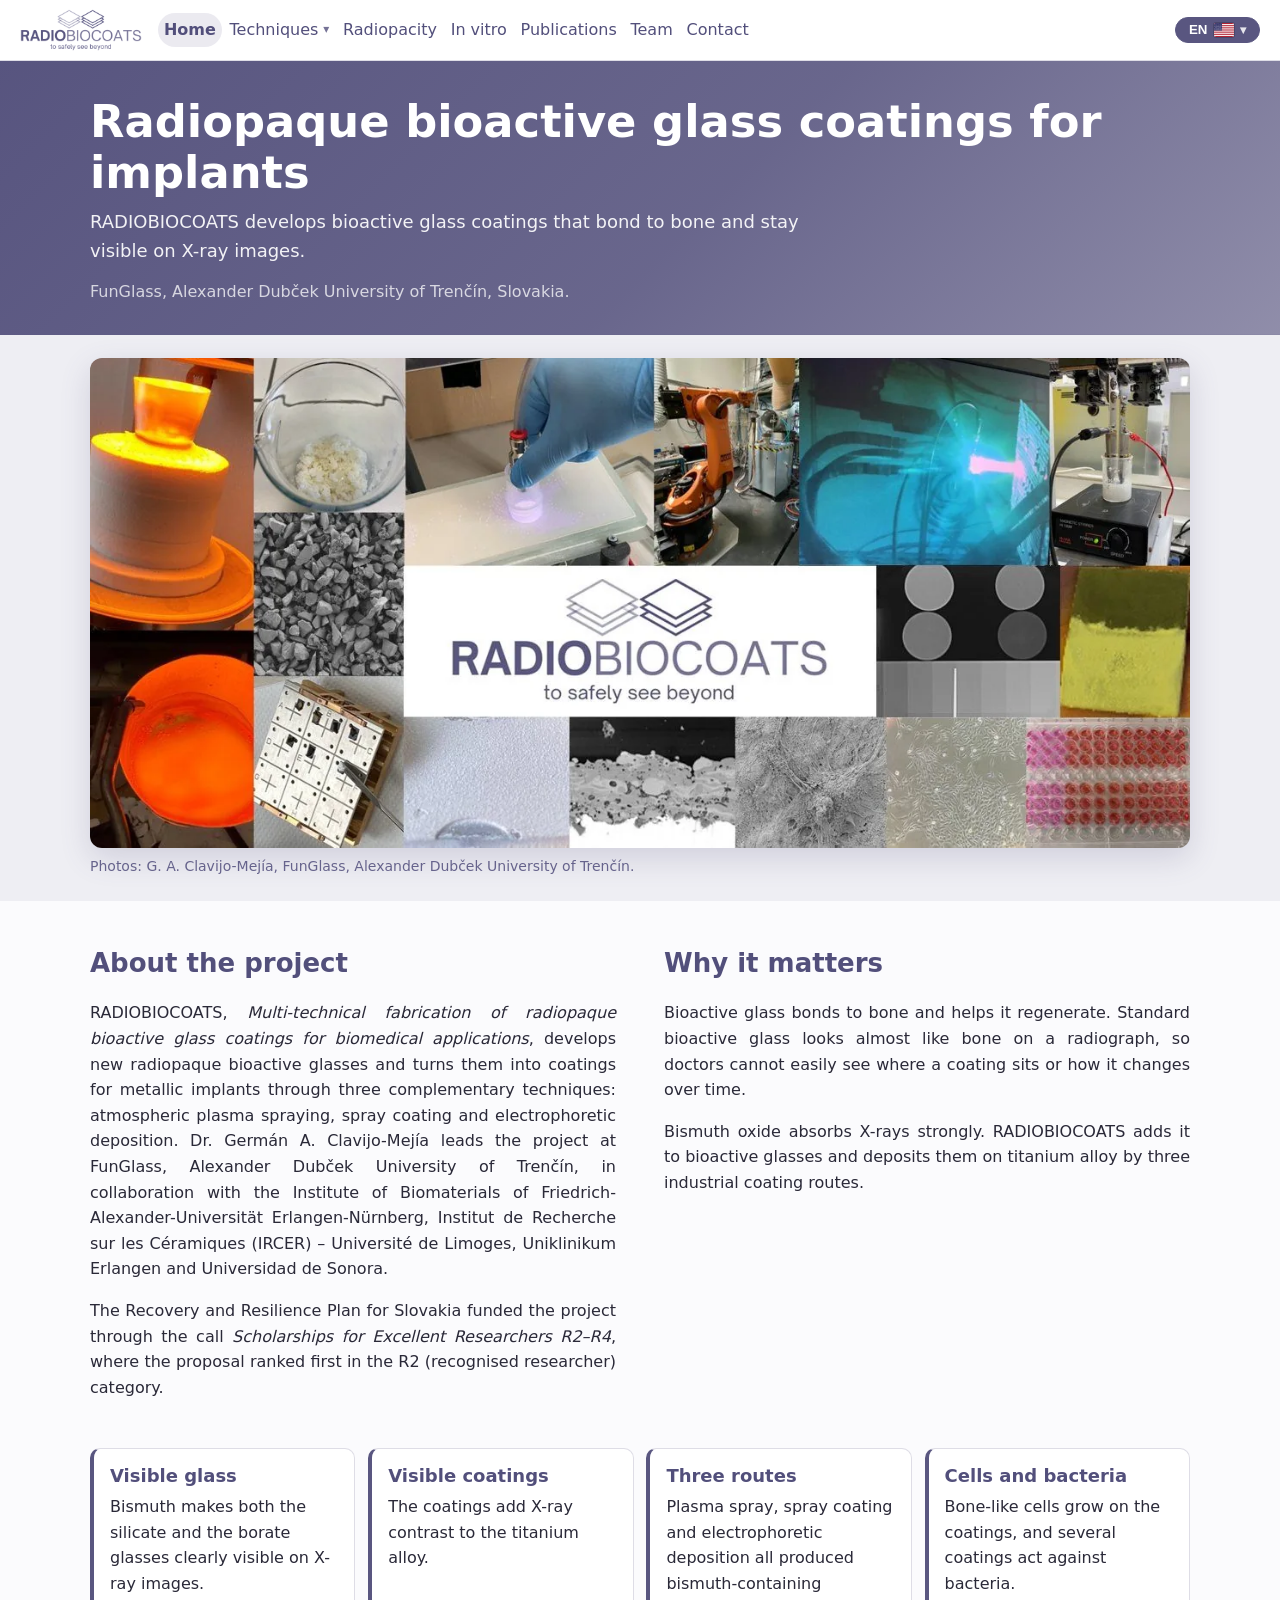
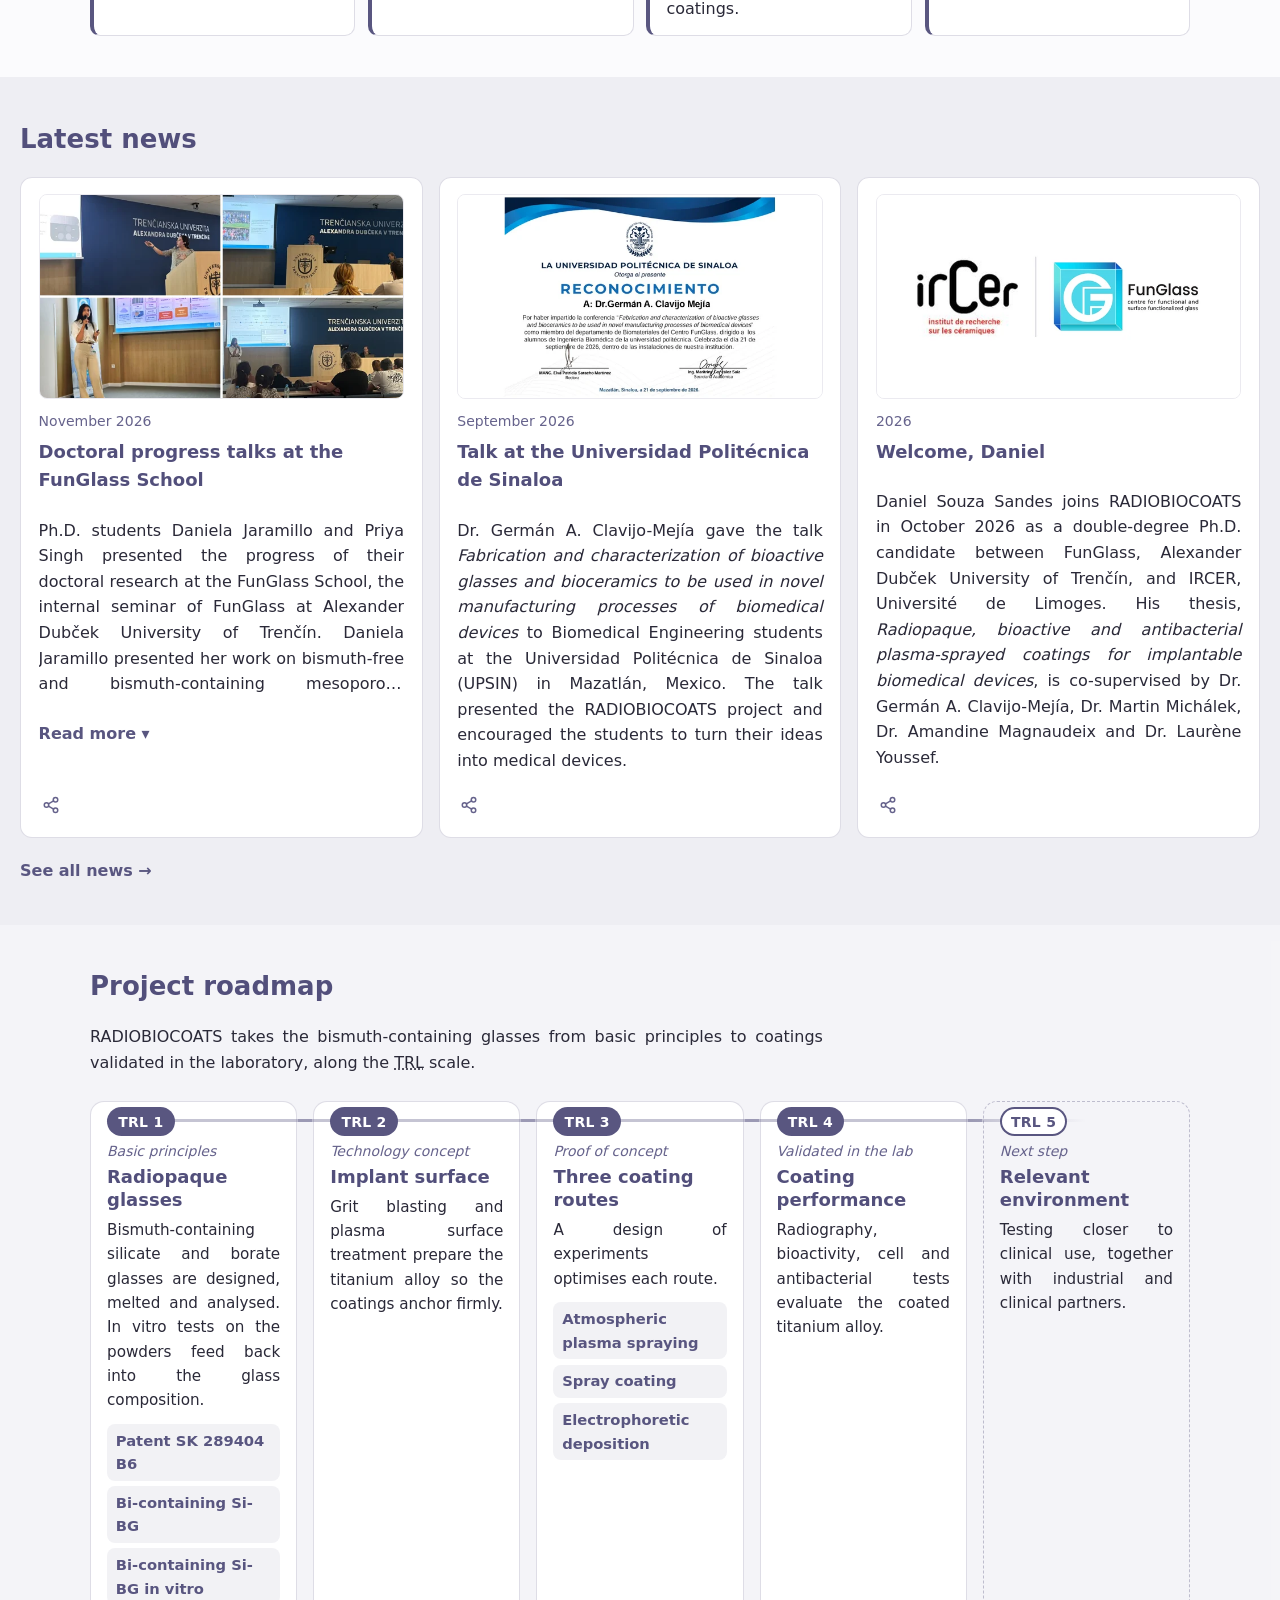
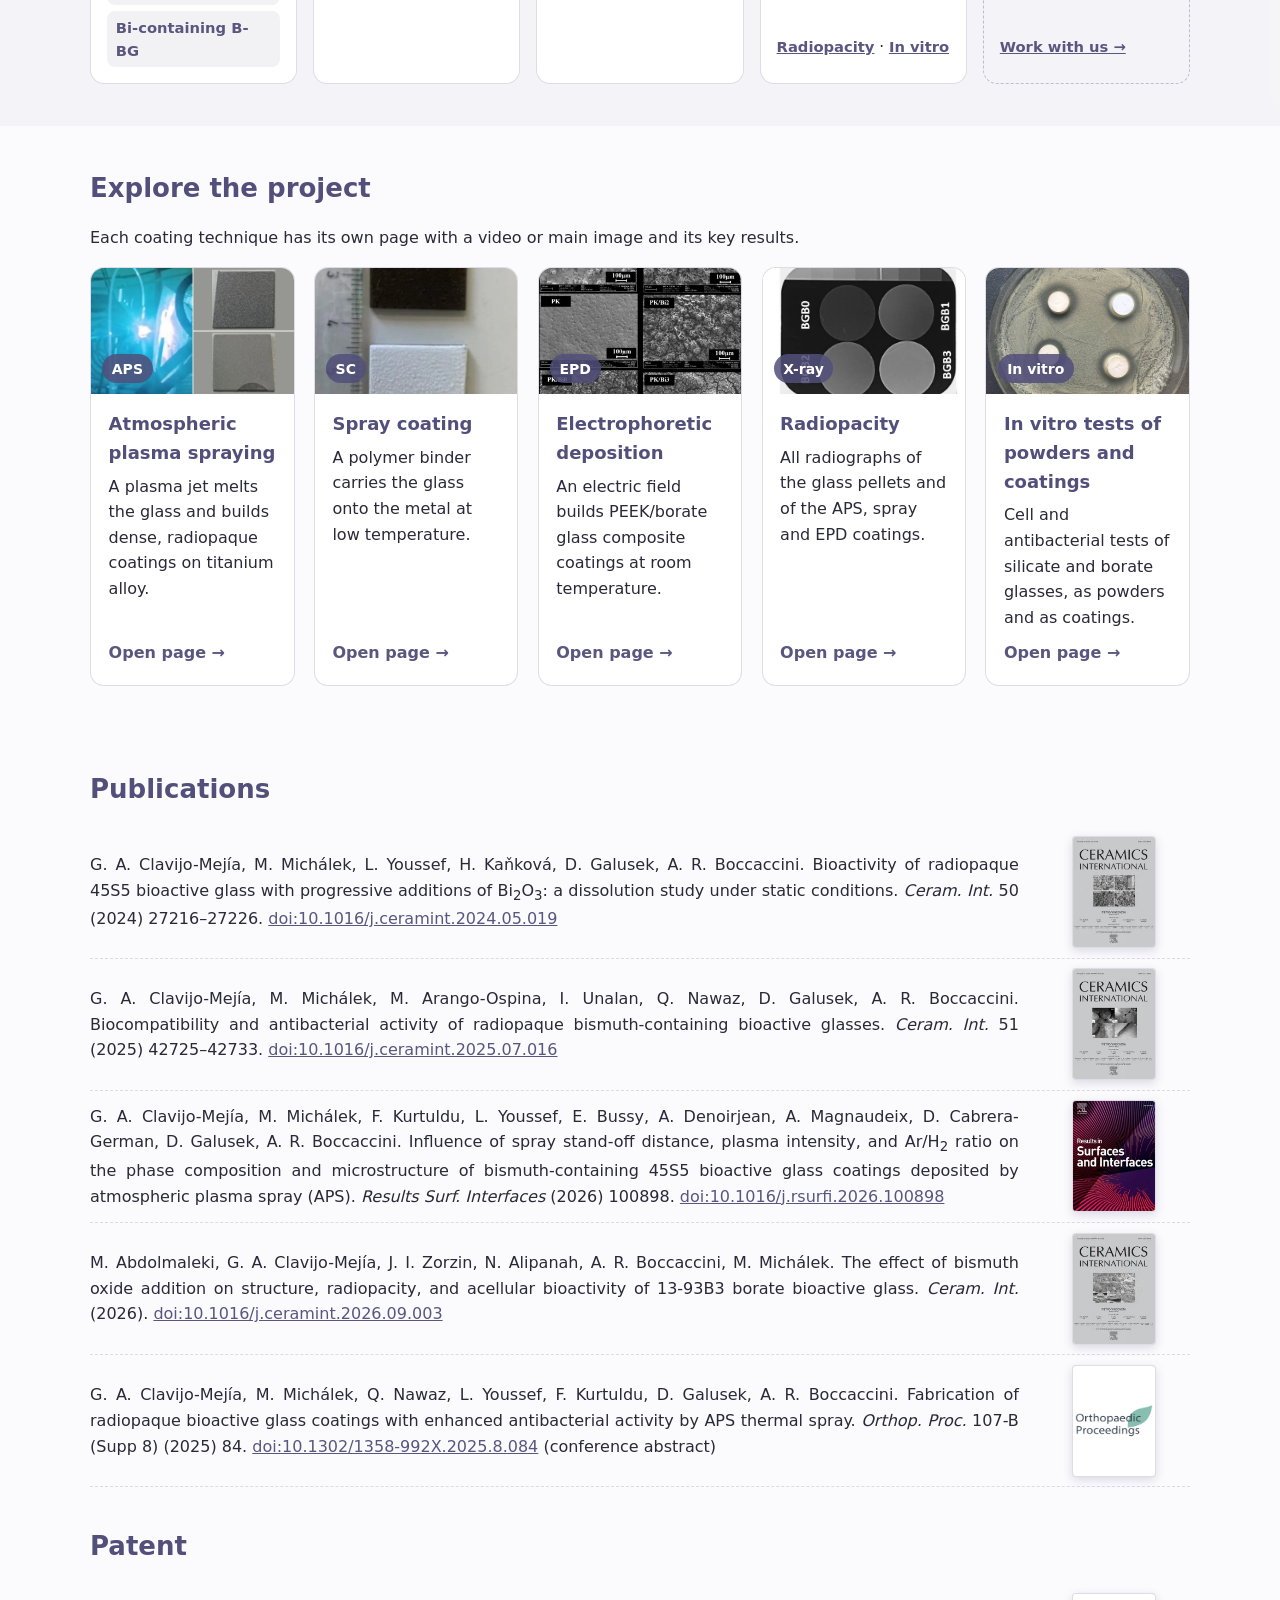
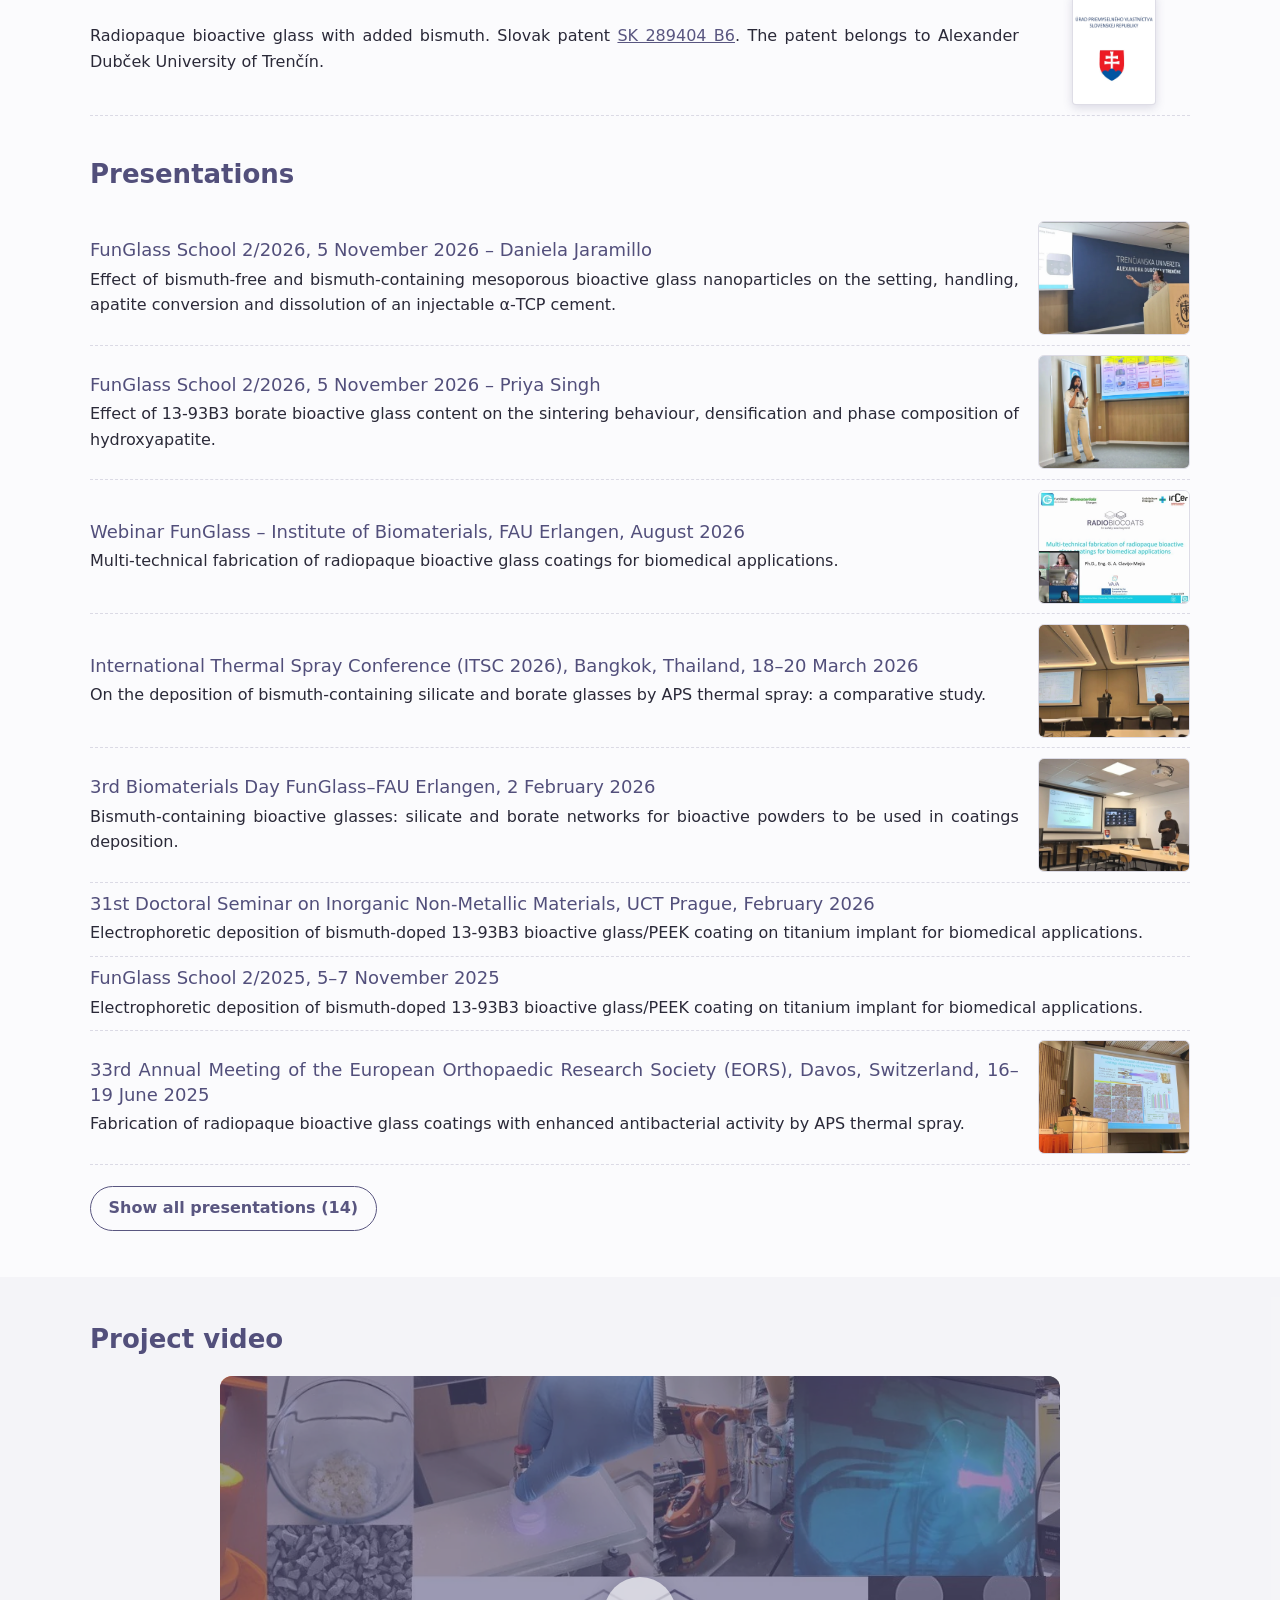
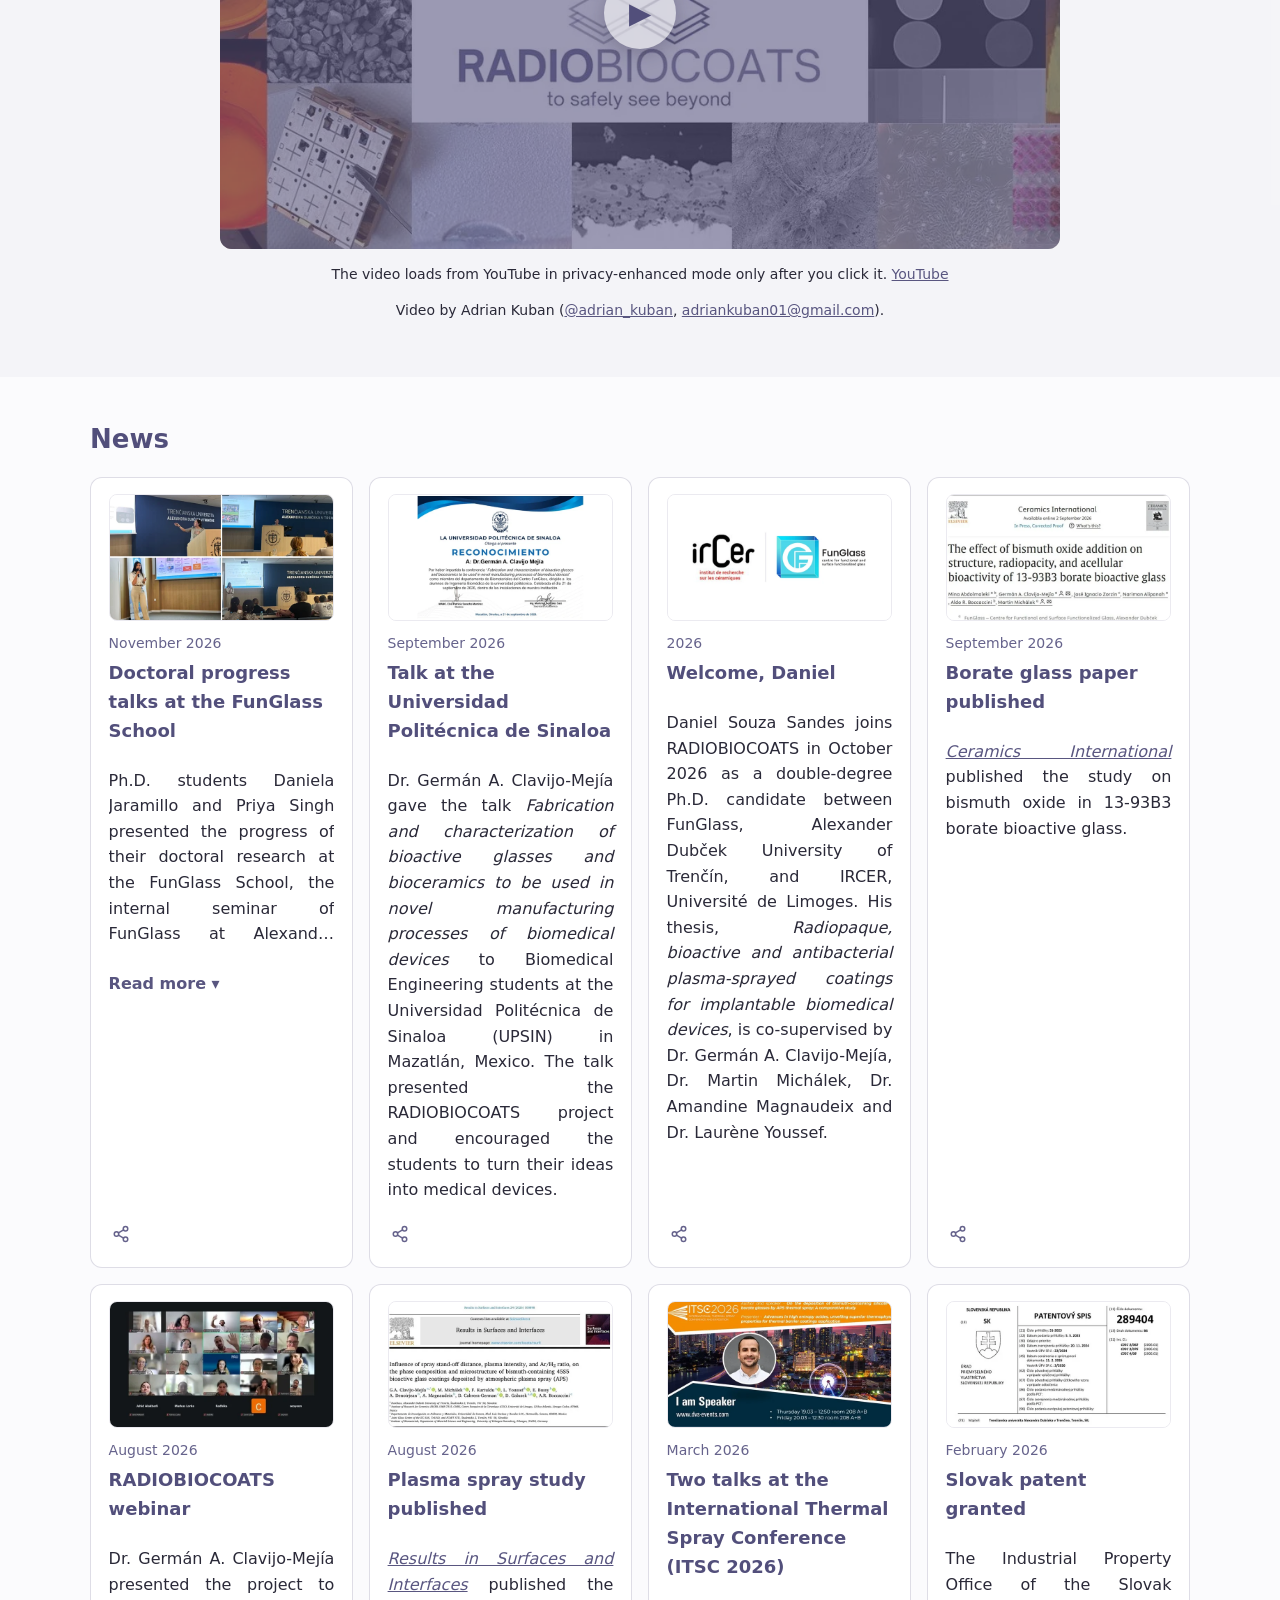
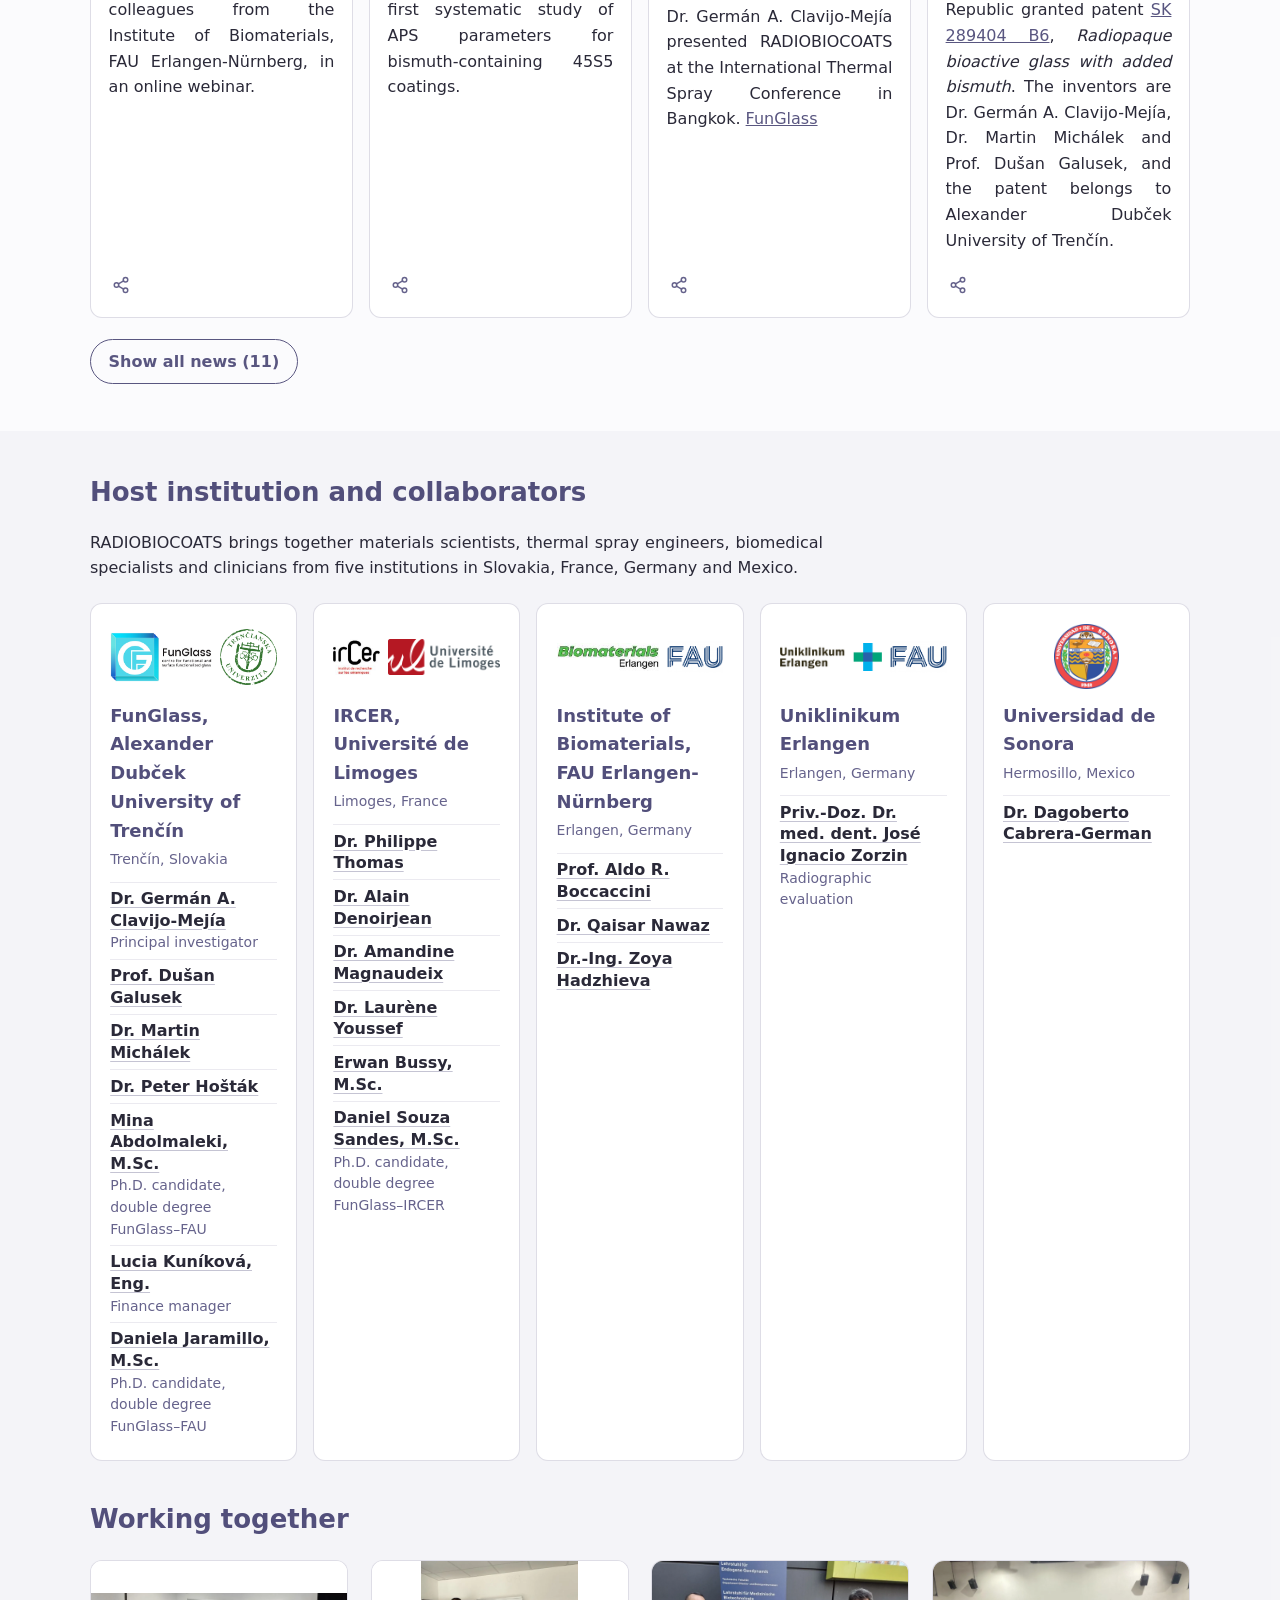
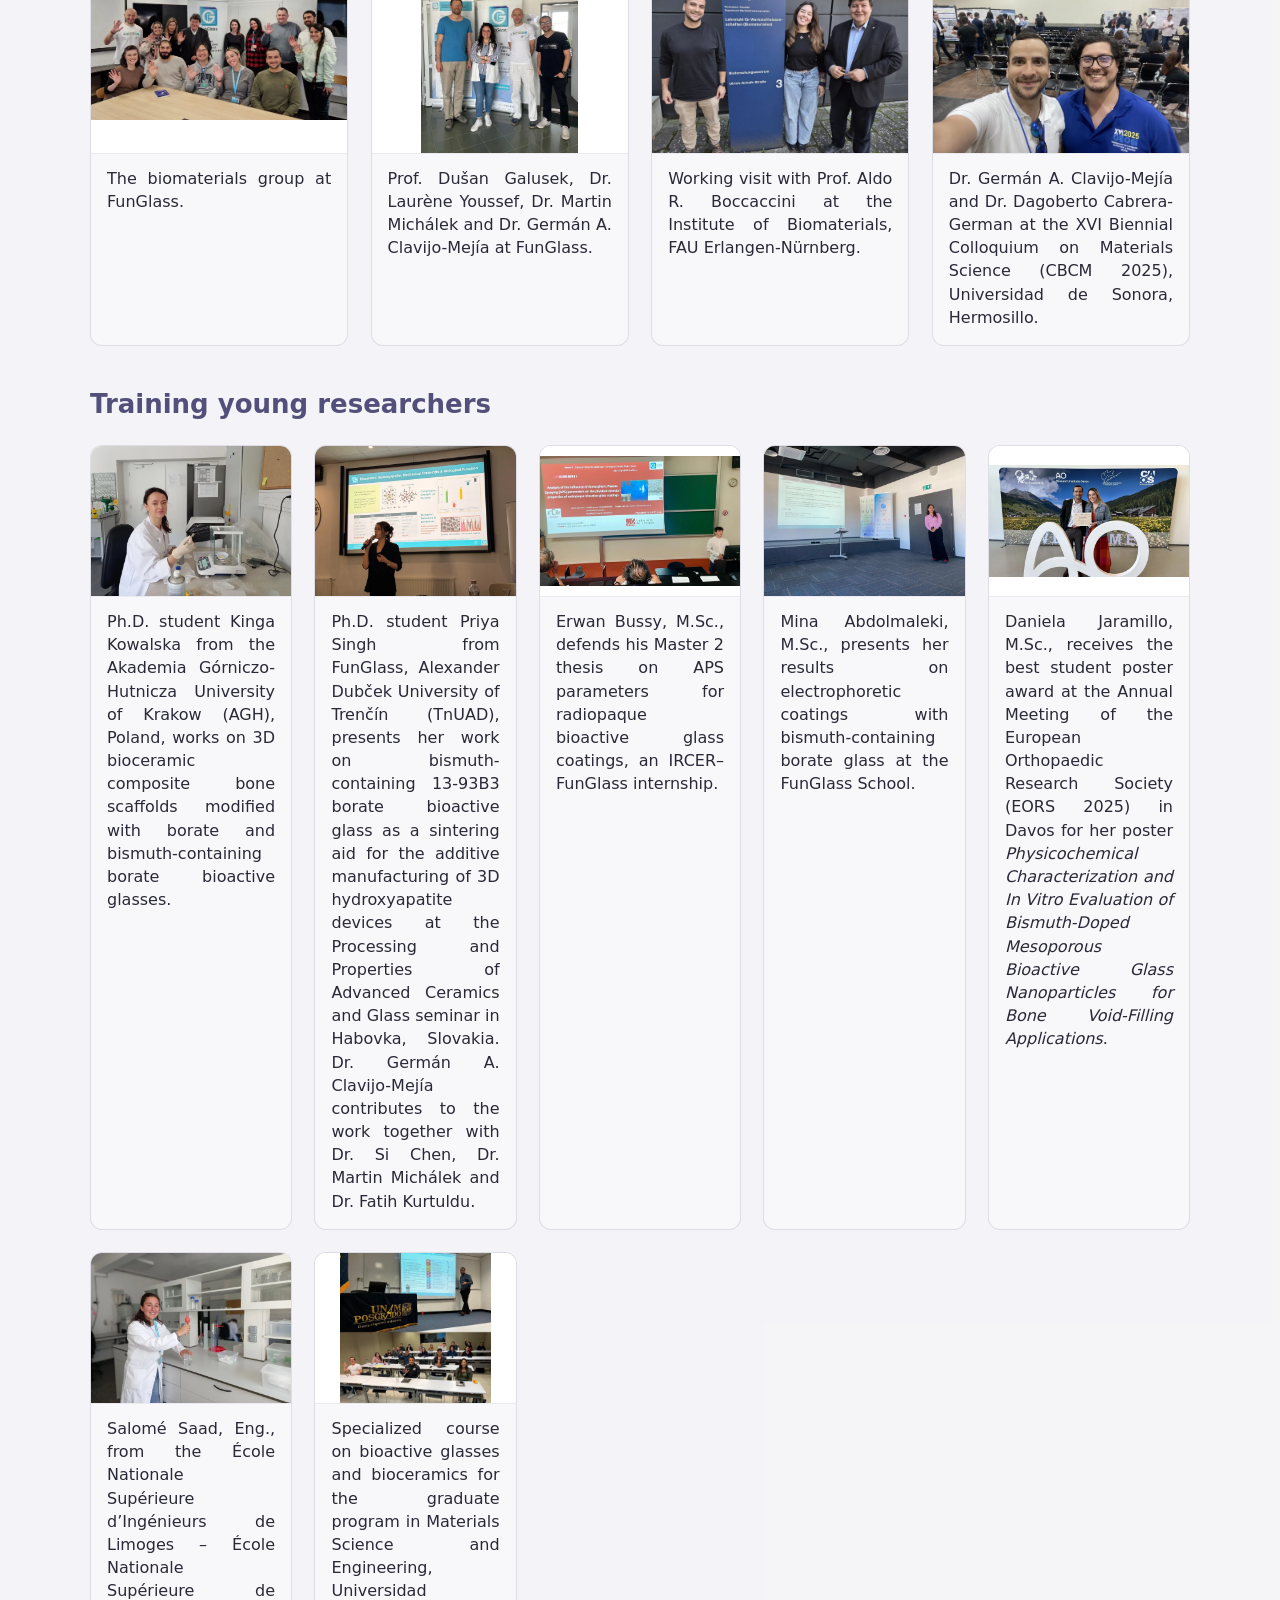
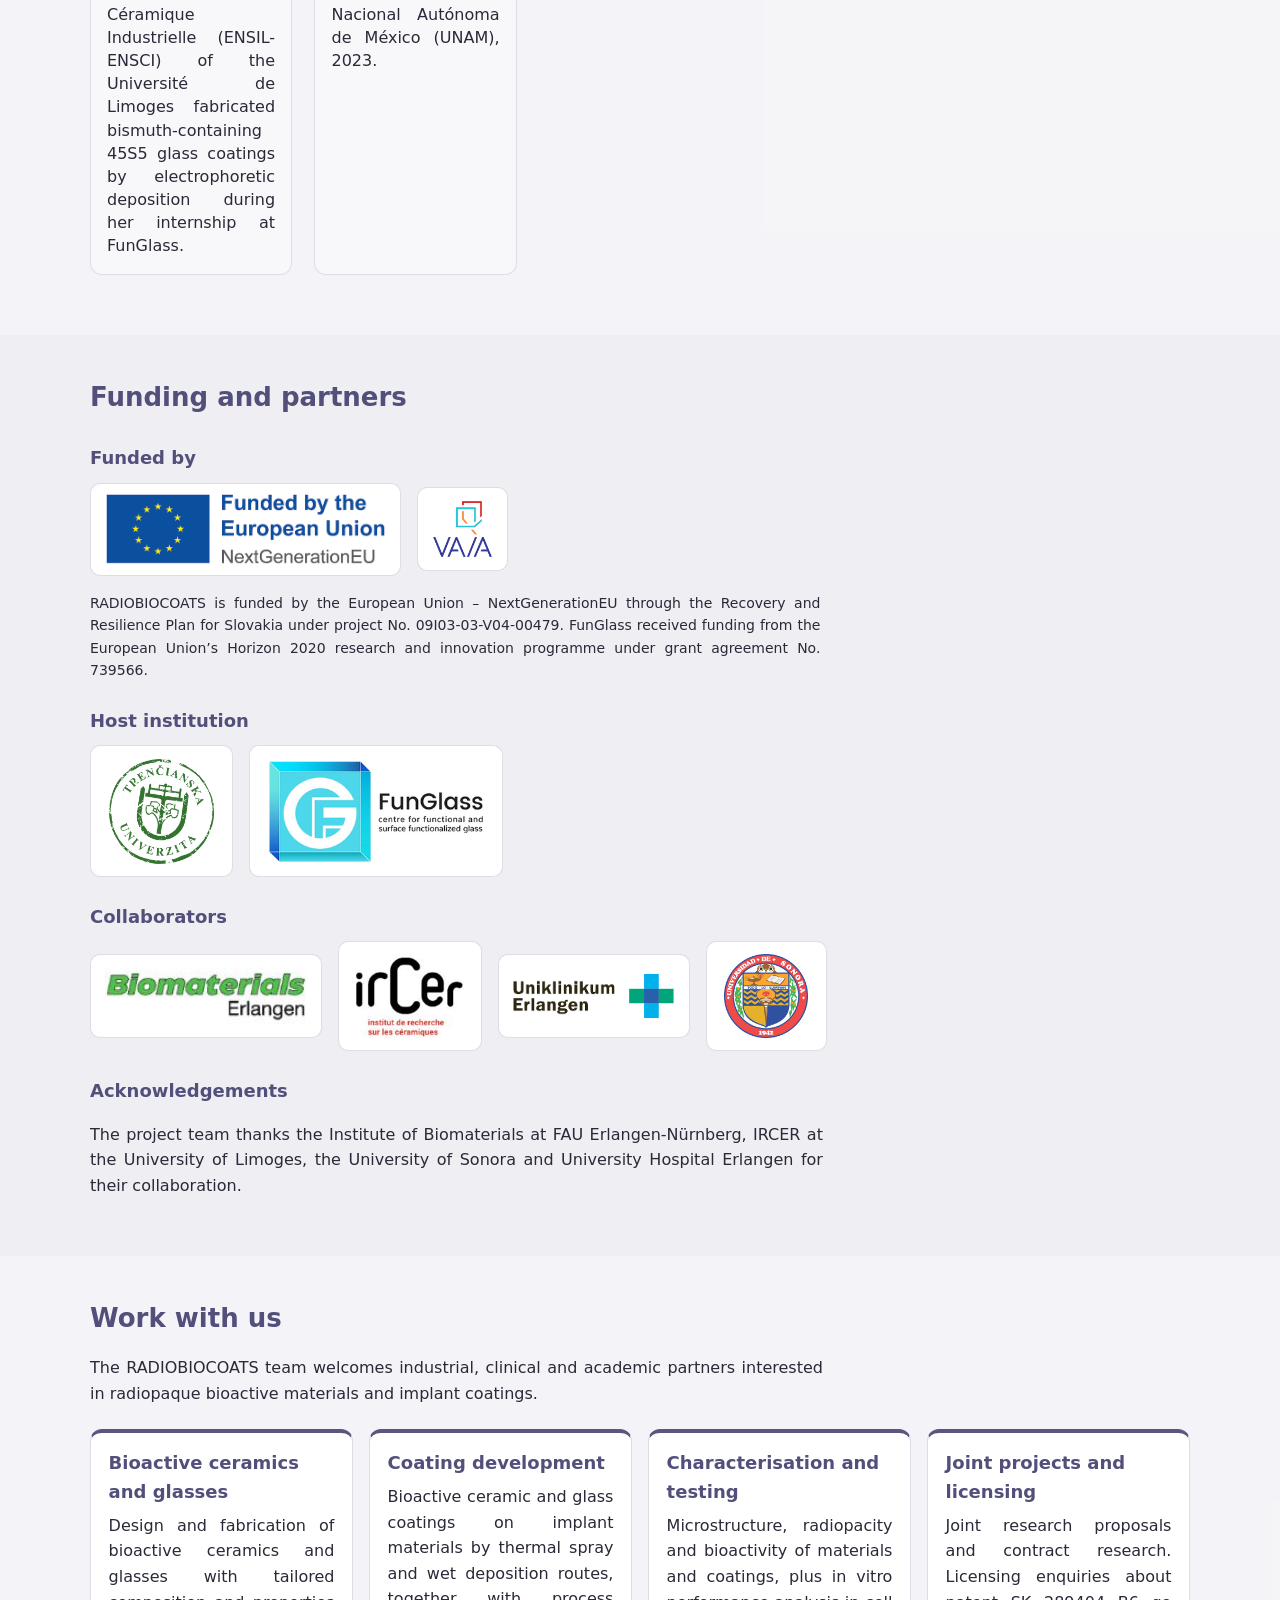
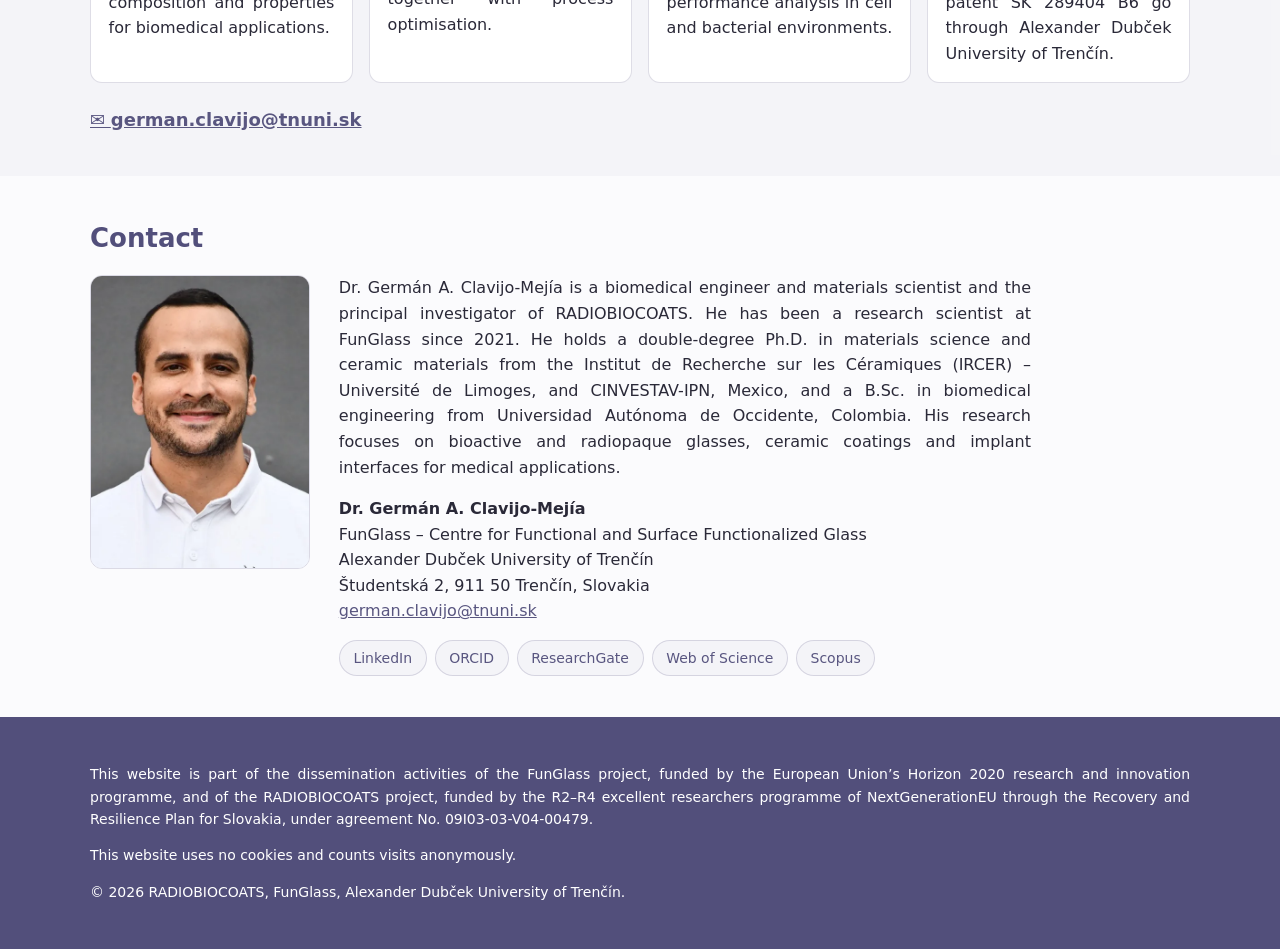
<file: index.html>
<!doctype html>
<html lang="en">
<head>
<meta charset="utf-8">
<meta name="viewport" content="width=device-width, initial-scale=1">
<title>RADIOBIOCOATS – Radiopaque bioactive glass coatings</title>
<meta name="description" content="RADIOBIOCOATS develops radiopaque bioactive glass coatings for biomedical implants. FunGlass, Alexander Dubček University of Trenčín, 2024–2026.">
<meta name="google-site-verification" content="fdHHNPeHIwB7xtqD_wEKmiQIroU3bIgqOfH0UkTGSYA">
<link rel="canonical" href="https://www.radiobiocoats.com/">
<meta property="og:type" content="website">
<meta property="og:site_name" content="RADIOBIOCOATS">
<meta property="og:title" content="RADIOBIOCOATS – Radiopaque bioactive glass coatings">
<meta property="og:description" content="RADIOBIOCOATS develops radiopaque bioactive glass coatings for biomedical implants. FunGlass, Alexander Dubček University of Trenčín, 2024–2026.">
<meta property="og:url" content="https://www.radiobiocoats.com/">
<meta property="og:image" content="https://www.radiobiocoats.com/assets/img/og-image.jpg">
<meta property="og:image:width" content="1200">
<meta property="og:image:height" content="630">
<meta property="og:image:alt" content="Collage of RADIOBIOCOATS work: glass, coatings, radiographs and cell cultures.">
<meta name="twitter:card" content="summary_large_image">
<link rel="icon" href="assets/img/logo-mark.png">
<link rel="stylesheet" href="style.css?v=4.18">
</head>
<body>
<header class="top"><div class="wrap">
<a class="brand" href="index.html"><img width="696" height="240" src="assets/img/logo.webp" alt="RADIOBIOCOATS – to safely see beyond"></a>
<nav aria-label="Main" id="mainNav"><a href="index.html" aria-current="page"><span class="en">Home</span><span class="de">Startseite</span><span class="sk">Domov</span><span class="fr">Accueil</span><span class="es">Inicio</span></a><div class="navgroup"><button type="button" class="navgroup-btn" aria-expanded="false" aria-controls="navTech"><span class="en">Techniques</span><span class="de">Verfahren</span><span class="sk">Techniky</span><span class="fr">Techniques</span><span class="es">Técnicas</span><span class="caret" aria-hidden="true">▾</span></button><div class="navsub" id="navTech"><a href="aps.html"><span class="en">Atmospheric plasma spraying</span><span class="de">Atmosphärisches Plasmaspritzen</span><span class="sk">Atmosférické plazmové striekanie</span><span class="fr">Projection plasma atmosphérique</span><span class="es">Proyección por plasma atmosférico</span></a><a href="sc.html"><span class="en">Spray coating</span><span class="de">Spray Coating</span><span class="sk">Spray coating</span><span class="fr">Spray coating</span><span class="es">Spray coating</span></a><a href="epd.html"><span class="en">Electrophoretic deposition</span><span class="de">Elektrophoretische Abscheidung</span><span class="sk">Elektroforetická depozícia</span><span class="fr">Dépôt électrophorétique</span><span class="es">Deposición electroforética</span></a></div></div><a href="radiopacity.html"><span class="en">Radiopacity</span><span class="de">Röntgenopazität</span><span class="sk">Rádioopacita</span><span class="fr">Radio-opacité</span><span class="es">Radiopacidad</span></a><a href="invitro.html"><span class="en">In vitro</span><span class="de">In vitro</span><span class="sk">In vitro</span><span class="fr">In vitro</span><span class="es">In vitro</span></a><a href="index.html#publications"><span class="en">Publications</span><span class="de">Publikationen</span><span class="sk">Publikácie</span><span class="fr">Publications</span><span class="es">Publicaciones</span></a><a href="index.html#collaborators"><span class="en">Team</span><span class="de">Team</span><span class="sk">Tím</span><span class="fr">Équipe</span><span class="es">Equipo</span></a><a href="index.html#contact"><span class="en">Contact</span><span class="de">Kontakt</span><span class="sk">Kontakt</span><span class="fr">Contact</span><span class="es">Contacto</span></a></nav>
<div class="langsel"><button id="langBtn" type="button" aria-haspopup="true" aria-expanded="false" aria-label="Language"><span class="code">EN</span><img src="assets/img/flags/us.svg" alt="" width="20" height="14"><span class="caret" aria-hidden="true">▾</span></button><ul class="langmenu" role="menu" hidden><li><button type="button" role="menuitemradio" data-lang="en"><span class="code">EN</span><img src="assets/img/flags/us.svg" alt="" width="20" height="14"><span class="lname">English</span></button></li><li><button type="button" role="menuitemradio" data-lang="de"><span class="code">DE</span><img src="assets/img/flags/de.svg" alt="" width="20" height="14"><span class="lname">Deutsch</span></button></li><li><button type="button" role="menuitemradio" data-lang="sk"><span class="code">SK</span><img src="assets/img/flags/sk.svg" alt="" width="20" height="14"><span class="lname">Slovenčina</span></button></li><li><button type="button" role="menuitemradio" data-lang="fr"><span class="code">FR</span><img src="assets/img/flags/fr.svg" alt="" width="20" height="14"><span class="lname">Français</span></button></li><li><button type="button" role="menuitemradio" data-lang="es"><span class="code">ES</span><img src="assets/img/flags/es.svg" alt="" width="20" height="14"><span class="lname">Español</span></button></li></ul></div><button class="navbtn" id="navBtn" type="button" aria-expanded="false" aria-controls="mainNav"><span class="bars" aria-hidden="true"></span><span class="en">Menu</span><span class="de">Menü</span><span class="sk">Menu</span><span class="fr">Menu</span><span class="es">Menú</span></button>
</div></header>
<main>
<div class="band"><div class="wrap">
<h1><span class="en">Radiopaque bioactive glass coatings for implants</span><span class="de">Röntgenopake bioaktive Glasbeschichtungen für Implantate</span><span class="sk">Rádioopakné bioaktívne sklenené povlaky pre implantáty</span><span class="fr">Revêtements de verre bioactif radio-opaque pour implants</span><span class="es">Recubrimientos de vidrio bioactivo radiopaco para implantes</span></h1>
<p class="lead"><span class="en">RADIOBIOCOATS develops bioactive glass coatings that bond to bone and stay visible on X-ray images.</span><span class="de">RADIOBIOCOATS entwickelt bioaktive Glasbeschichtungen, die sich mit dem Knochen verbinden und auf Röntgenbildern sichtbar bleiben.</span><span class="sk">RADIOBIOCOATS vyvíja bioaktívne sklenené povlaky, ktoré sa spájajú s kosťou a zostávajú viditeľné na röntgenových snímkach.</span><span class="fr">RADIOBIOCOATS développe des revêtements de verre bioactif qui se lient à l’os et restent visibles sur les images radiographiques.</span><span class="es">RADIOBIOCOATS desarrolla recubrimientos de vidrio bioactivo que se unen al hueso y siguen siendo visibles en las radiografías.</span></p>
<p class="meta"><span class="en">FunGlass, Alexander Dubček University of Trenčín, Slovakia.</span><span class="de">FunGlass, Alexander-Dubček-Universität Trenčín, Slowakei.</span><span class="sk">FunGlass, Trenčianska univerzita Alexandra Dubčeka v Trenčíne, Slovensko.</span><span class="fr">FunGlass, Université Alexander Dubček de Trenčín, Slovaquie.</span><span class="es">FunGlass, Universidad Alexander Dubček de Trenčín, Eslovaquia.</span></p>
</div></div>
<div class="hero-img"><div class="wrap"><img src="assets/img/hero.webp" width="1280" height="570" alt="Collage of RADIOBIOCOATS work: glass melting, powders, plasma spraying with a robot, radiographs of glass pellets, coated samples, electron micrographs and cell-culture plates.">
<span class="credit"><span class="en">Photos: G. A. Clavijo-Mejía, FunGlass, Alexander Dubček University of Trenčín.</span><span class="de">Fotos: G. A. Clavijo-Mejía, FunGlass, Alexander-Dubček-Universität Trenčín.</span><span class="sk">Fotografie: G. A. Clavijo-Mejía, FunGlass, Trenčianska univerzita Alexandra Dubčeka v Trenčíne.</span><span class="fr">Photos : G. A. Clavijo-Mejía, FunGlass, Université Alexander Dubček de Trenčín.</span><span class="es">Fotos: G. A. Clavijo-Mejía, FunGlass, Universidad Alexander Dubček de Trenčín.</span></span></div></div>
<section class="" id="about"><div class="wrap"><div class="intro-grid"><div class="intro-col"><h2><span class="en">About the project</span><span class="de">Über das Projekt</span><span class="sk">O projekte</span><span class="fr">À propos du projet</span><span class="es">Sobre el proyecto</span></h2><div class="prose"><p><span class="en">RADIOBIOCOATS, <i>Multi-technical fabrication of radiopaque bioactive glass coatings for biomedical applications</i>, develops new radiopaque bioactive glasses and turns them into coatings for metallic implants through three complementary techniques: atmospheric plasma spraying, spray coating and electrophoretic deposition. Dr. Germán A. Clavijo-Mejía leads the project at FunGlass, Alexander Dubček University of Trenčín, in collaboration with the Institute of Biomaterials of Friedrich-Alexander-Universität Erlangen-Nürnberg, Institut de Recherche sur les Céramiques (IRCER) – Université de Limoges, Uniklinikum Erlangen and Universidad de Sonora.</span><span class="de">RADIOBIOCOATS, <i>Multi-technical fabrication of radiopaque bioactive glass coatings for biomedical applications</i>, entwickelt neue röntgenopake bioaktive Gläser und verarbeitet sie mit drei sich ergänzenden Verfahren zu Beschichtungen für metallische Implantate: atmosphärisches Plasmaspritzen, Spray Coating und elektrophoretische Abscheidung. Dr. Germán A. Clavijo-Mejía leitet das Projekt am FunGlass der Alexander-Dubček-Universität Trenčín, in Zusammenarbeit mit dem Institut für Biomaterialien der Friedrich-Alexander-Universität Erlangen-Nürnberg, dem Institut de Recherche sur les Céramiques (IRCER) – Université de Limoges, dem Uniklinikum Erlangen und der Universidad de Sonora.</span><span class="sk">RADIOBIOCOATS, <i>Multi-technical fabrication of radiopaque bioactive glass coatings for biomedical applications</i>, vyvíja nové rádioopakné bioaktívne sklá a premieňa ich na povlaky pre kovové implantáty pomocou troch doplňujúcich sa techník: atmosférického plazmového striekania, spray coatingu a elektroforetickej depozície. Dr. Germán A. Clavijo-Mejía vedie projekt v centre FunGlass Trenčianskej univerzity Alexandra Dubčeka v Trenčíne v spolupráci s Inštitútom biomateriálov Friedrich-Alexander-Universität Erlangen-Nürnberg, Institut de Recherche sur les Céramiques (IRCER) – Université de Limoges, Uniklinikum Erlangen a Universidad de Sonora.</span><span class="fr">RADIOBIOCOATS, <i>Multi-technical fabrication of radiopaque bioactive glass coatings for biomedical applications</i>, développe de nouveaux verres bioactifs radio-opaques et les transforme en revêtements pour implants métalliques grâce à trois techniques complémentaires : la projection plasma atmosphérique, le spray coating et le dépôt électrophorétique. Le Dr Germán A. Clavijo-Mejía dirige le projet à FunGlass, Université Alexander Dubček de Trenčín, en collaboration avec l’Institut des biomatériaux de la Friedrich-Alexander-Universität Erlangen-Nürnberg, l’Institut de Recherche sur les Céramiques (IRCER) – Université de Limoges, l’Uniklinikum Erlangen et l’Universidad de Sonora.</span><span class="es">RADIOBIOCOATS, <i>Fabricación multitécnica de recubrimientos de vidrio bioactivo radiopaco para aplicaciones biomédicas</i>, desarrolla nuevos vidrios bioactivos radiopacos y los convierte en recubrimientos para implantes metálicos mediante tres técnicas complementarias: proyección por plasma atmosférico, spray coating y deposición electroforética. El Dr. Germán A. Clavijo-Mejía lidera el proyecto en FunGlass, Universidad Alexander Dubček de Trenčín, en colaboración con el Instituto de Biomateriales de la Friedrich-Alexander-Universität Erlangen-Núremberg, el Institut de Recherche sur les Céramiques (IRCER) – Universidad de Limoges, el Hospital Universitario de Erlangen y la Universidad de Sonora.</span></p><p><span class="en">The Recovery and Resilience Plan for Slovakia funded the project through the call <i>Scholarships for Excellent Researchers R2–R4</i>, where the proposal ranked first in the R2 (recognised researcher) category.</span><span class="de">Der Aufbauplan der Slowakei finanzierte das Projekt über die Ausschreibung <i>Stipendien für exzellente Forschende R2–R4</i>, in der der Antrag in der Kategorie R2 (anerkannte Forschende) den ersten Platz belegte.</span><span class="sk">Plán obnovy a odolnosti Slovenska financoval projekt prostredníctvom výzvy <i>Štipendiá pre excelentných výskumníkov R2–R4</i>, v ktorej sa návrh umiestnil na prvom mieste v kategórii R2 (uznávaný výskumník).</span><span class="fr">Le Plan de relance et de résilience de la Slovaquie a financé le projet dans le cadre de l’appel <i>Bourses pour chercheurs d’excellence R2–R4</i>, où la proposition s’est classée première dans la catégorie R2 (chercheur reconnu).</span><span class="es">El Plan de Recuperación y Resiliencia de Eslovaquia financió el proyecto a través de la convocatoria <i>Becas para investigadores excelentes R2–R4</i>, en la que la propuesta quedó en primer lugar en la categoría R2 (investigador reconocido).</span></p></div></div><div class="intro-col" id="why"><h2><span class="en">Why it matters</span><span class="de">Warum es wichtig ist</span><span class="sk">Prečo na tom záleží</span><span class="fr">Pourquoi c’est important</span><span class="es">Por qué importa</span></h2><div class="prose"><p><span class="en">Bioactive glass bonds to bone and helps it regenerate. Standard bioactive glass looks almost like bone on a radiograph, so doctors cannot easily see where a coating sits or how it changes over time.</span><span class="de">Bioaktives Glas verbindet sich mit dem Knochen und hilft ihm, sich zu regenerieren. Herkömmliches bioaktives Glas sieht auf dem Röntgenbild fast wie Knochen aus, sodass Ärztinnen und Ärzte kaum erkennen können, wo eine Beschichtung liegt und wie sie sich im Lauf der Zeit verändert.</span><span class="sk">Bioaktívne sklo sa spája s kosťou a pomáha jej regenerovať. Bežné bioaktívne sklo vyzerá na röntgenovej snímke takmer ako kosť, takže lekári ťažko rozoznajú, kde sa povlak nachádza a ako sa časom mení.</span><span class="fr">Le verre bioactif se lie à l’os et l’aide à se régénérer. Sur une radiographie, le verre bioactif standard ressemble presque à l’os : les médecins ont du mal à voir où se trouve un revêtement et comment il évolue dans le temps.</span><span class="es">El vidrio bioactivo se une al hueso y ayuda a regenerarlo. El vidrio bioactivo convencional se ve casi igual que el hueso en una radiografía, así que es difícil saber dónde está un recubrimiento o cómo cambia con el tiempo.</span></p><p><span class="en">Bismuth oxide absorbs X-rays strongly. RADIOBIOCOATS adds it to bioactive glasses and deposits them on titanium alloy by three industrial coating routes.</span><span class="de">Bismutoxid absorbiert Röntgenstrahlen stark. RADIOBIOCOATS fügt es bioaktiven Gläsern hinzu und scheidet diese mit drei industriellen Beschichtungsverfahren auf Titanlegierung ab.</span><span class="sk">Oxid bizmutitý silno absorbuje röntgenové žiarenie. RADIOBIOCOATS ho pridáva do bioaktívnych skiel a nanáša ich na titánovú zliatinu tromi priemyselnými technikami povlakovania.</span><span class="fr">L’oxyde de bismuth absorbe fortement les rayons X. RADIOBIOCOATS l’ajoute à des verres bioactifs et les dépose sur alliage de titane par trois procédés de revêtement industriels.</span><span class="es">El óxido de bismuto absorbe con fuerza los rayos X. RADIOBIOCOATS lo incorpora a vidrios bioactivos y los deposita sobre aleación de titanio mediante tres vías de recubrimiento industriales.</span></p></div></div></div><ul class="points points-row"><li><strong><span class="en">Visible glass</span><span class="de">Sichtbares Glas</span><span class="sk">Viditeľné sklo</span><span class="fr">Verre visible</span><span class="es">Vidrio visible</span></strong><span class="en">Bismuth makes both the silicate and the borate glasses clearly visible on X-ray images.</span><span class="de">Bismut macht sowohl das Silikat- als auch das Boratglas auf Röntgenbildern deutlich sichtbar.</span><span class="sk">Bizmut robí silikátové aj borátové sklo na röntgenových snímkach jasne viditeľným.</span><span class="fr">Le bismuth rend les verres silicate et borate clairement visibles sur les images radiographiques.</span><span class="es">El bismuto hace que los vidrios de silicato y de borato se vean con claridad en las radiografías.</span></li><li><strong><span class="en">Visible coatings</span><span class="de">Sichtbare Beschichtungen</span><span class="sk">Viditeľné povlaky</span><span class="fr">Revêtements visibles</span><span class="es">Recubrimientos visibles</span></strong><span class="en">The coatings add X-ray contrast to the titanium alloy.</span><span class="de">Die Beschichtungen erhöhen den Röntgenkontrast der Titanlegierung.</span><span class="sk">Povlaky zvyšujú röntgenový kontrast titánovej zliatiny.</span><span class="fr">Les revêtements ajoutent du contraste radiographique à l’alliage de titane.</span><span class="es">Los recubrimientos añaden contraste de rayos X a la aleación de titanio.</span></li><li><strong><span class="en">Three routes</span><span class="de">Drei Verfahren</span><span class="sk">Tri techniky</span><span class="fr">Trois procédés</span><span class="es">Tres vías</span></strong><span class="en">Plasma spray, spray coating and electrophoretic deposition all produced bismuth-containing coatings.</span><span class="de">Plasmaspritzen, Spray Coating und elektrophoretische Abscheidung lieferten alle bismuthaltige Beschichtungen.</span><span class="sk">Plazmové striekanie, spray coating aj elektroforetická depozícia vytvorili povlaky s obsahom bizmutu.</span><span class="fr">La projection plasma, le spray coating et le dépôt électrophorétique ont tous produit des revêtements contenant du bismuth.</span><span class="es">La proyección por plasma, el spray coating y la deposición electroforética produjeron recubrimientos con bismuto.</span></li><li><strong><span class="en">Cells and bacteria</span><span class="de">Zellen und Bakterien</span><span class="sk">Bunky a baktérie</span><span class="fr">Cellules et bactéries</span><span class="es">Células y bacterias</span></strong><span class="en">Bone-like cells grow on the coatings, and several coatings act against bacteria.</span><span class="de">Knochenähnliche Zellen wachsen auf den Beschichtungen, und mehrere Beschichtungen wirken gegen Bakterien.</span><span class="sk">Na povlakoch rastú bunky podobné kostným a viaceré povlaky pôsobia proti baktériám.</span><span class="fr">Des cellules de type osseux se développent sur les revêtements, et plusieurs revêtements agissent contre les bactéries.</span><span class="es">Las células de tipo óseo crecen sobre los recubrimientos, y varios recubrimientos actúan frente a las bacterias.</span></li></ul></div></section>
<section class="tint2" id="latest"><div class="wrap"><h2><span class="en">Latest news</span><span class="de">Neueste Meldungen</span><span class="sk">Najnovšie správy</span><span class="fr">Dernières actualités</span><span class="es">Últimas noticias</span></h2><div class="news latest-news" id="latestNews"></div><p class="more-news"><a href="#news"><span class="en">See all news →</span><span class="de">Alle Neuigkeiten →</span><span class="sk">Všetky novinky →</span><span class="fr">Toutes les actualités →</span><span class="es">Ver todas las noticias →</span></a></p></div></section>
<section class="tint" id="roadmap"><div class="wrap"><h2><span class="en">Project roadmap</span><span class="de">Projektfahrplan</span><span class="sk">Plán projektu</span><span class="fr">Feuille de route du projet</span><span class="es">Hoja de ruta del proyecto</span></h2><p class="prose"><span class="en">RADIOBIOCOATS takes the bismuth-containing glasses from basic principles to coatings validated in the laboratory, along the <abbr title="Technology readiness level">TRL</abbr> scale.</span><span class="de">RADIOBIOCOATS führt die bismuthaltigen Gläser entlang der <abbr title="Technology Readiness Level">TRL</abbr>-Skala von den Grundprinzipien bis zu im Labor validierten Beschichtungen.</span><span class="sk">RADIOBIOCOATS posúva sklá s obsahom bizmutu po stupnici <abbr title="Úroveň technologickej pripravenosti">TRL</abbr> od základných princípov po povlaky overené v laboratóriu.</span><span class="fr">RADIOBIOCOATS mène les verres contenant du bismuth des principes de base jusqu’à des revêtements validés en laboratoire, selon l’échelle <abbr title="Niveau de maturité technologique">TRL</abbr>.</span><span class="es">RADIOBIOCOATS lleva los vidrios con bismuto desde los principios básicos hasta recubrimientos validados en laboratorio, según la escala <abbr title="Nivel de madurez tecnológica">TRL</abbr>.</span></p><ol class="roadmap"><li class="rm-step"><span class="rm-trl">TRL 1</span><span class="rm-stage"><span class="en">Basic principles</span><span class="de">Grundprinzipien</span><span class="sk">Základné princípy</span><span class="fr">Principes de base</span><span class="es">Principios básicos</span></span><h3><span class="en">Radiopaque glasses</span><span class="de">Röntgenopake Gläser</span><span class="sk">Rádioopakné sklá</span><span class="fr">Verres radio-opaques</span><span class="es">Vidrios radiopacos</span></h3><p><span class="en">Bismuth-containing silicate and borate glasses are designed, melted and analysed. In vitro tests on the powders feed back into the glass composition.</span><span class="de">Bismuthaltige Silikat- und Boratgläser werden entworfen, geschmolzen und analysiert. In-vitro-Tests an den Pulvern fließen in die Glaszusammensetzung zurück.</span><span class="sk">Silikátové a borátové sklá s obsahom bizmutu sa navrhujú, tavia a analyzujú. Výsledky testov in vitro na práškoch sa spätne premietajú do zloženia skla.</span><span class="fr">Des verres silicate et borate contenant du bismuth sont conçus, fondus et analysés. Les tests in vitro sur les poudres orientent la composition du verre.</span><span class="es">Se diseñan, funden y analizan vidrios de silicato y de borato con bismuto. Los ensayos in vitro de los polvos orientan la composición del vidrio.</span></p><ul class="rm-links"><li><a href="https://www.researchgate.net/publication/389164726_Radiopaque_bioactive_glass_with_added_bismuth_-_Radioopacitne_bioaktivne_sklo_s_pridavkom_bizmutu" target="_blank" rel="noopener"><span class="en">Patent SK 289404 B6</span><span class="de">Patent SK 289404 B6</span><span class="sk">Patent SK 289404 B6</span><span class="fr">Brevet SK 289404 B6</span><span class="es">Patente SK 289404 B6</span></a></li><li><a href="https://www.researchgate.net/publication/380332275_Bioactivity_of_radiopaque_45S5_bioactive_glass_with_progressive_additions_of_Bi2O3_a_dissolution_study_under_static_conditions" target="_blank" rel="noopener">Bi-containing Si-BG</a></li><li><a href="https://www.researchgate.net/publication/393326125_Biocompatibility_and_antibacterial_activity_of_radiopaque_bismuth-containing_bioactive_glasses" target="_blank" rel="noopener">Bi-containing Si-BG in vitro</a></li><li><a href="https://www.researchgate.net/publication/413892969_The_Effect_of_Bismuth_Oxide_Addition_on_Structure_Radiopacity_and_Acellular_Bioactivity_of_13-93B3_Borate_Bioactive_Glass" target="_blank" rel="noopener">Bi-containing B-BG</a></li></ul></li><li class="rm-step"><span class="rm-trl">TRL 2</span><span class="rm-stage"><span class="en">Technology concept</span><span class="de">Technologiekonzept</span><span class="sk">Koncept technológie</span><span class="fr">Concept technologique</span><span class="es">Concepto tecnológico</span></span><h3><span class="en">Implant surface</span><span class="de">Implantatoberfläche</span><span class="sk">Povrch implantátu</span><span class="fr">Surface de l’implant</span><span class="es">Superficie del implante</span></h3><p><span class="en">Grit blasting and plasma surface treatment prepare the titanium alloy so the coatings anchor firmly.</span><span class="de">Strahlen und Plasma-Oberflächenbehandlung bereiten die Titanlegierung vor, damit die Beschichtungen fest haften.</span><span class="sk">Otryskanie a plazmová úprava povrchu pripravia titánovú zliatinu, aby povlaky pevne priľnuli.</span><span class="fr">Le sablage et le traitement de surface par plasma préparent l’alliage de titane pour que les revêtements adhèrent solidement.</span><span class="es">El granallado y el tratamiento superficial por plasma preparan la aleación de titanio para que los recubrimientos se anclen con firmeza.</span></p></li><li class="rm-step"><span class="rm-trl">TRL 3</span><span class="rm-stage"><span class="en">Proof of concept</span><span class="de">Machbarkeitsnachweis</span><span class="sk">Overenie konceptu</span><span class="fr">Preuve de concept</span><span class="es">Prueba de concepto</span></span><h3><span class="en">Three coating routes</span><span class="de">Drei Beschichtungsverfahren</span><span class="sk">Tri spôsoby povlakovania</span><span class="fr">Trois voies de revêtement</span><span class="es">Tres vías de recubrimiento</span></h3><p><span class="en">A design of experiments optimises each route.</span><span class="de">Eine statistische Versuchsplanung optimiert jedes Verfahren.</span><span class="sk">Každý postup optimalizuje plánovanie experimentov.</span><span class="fr">Un plan d’expériences optimise chaque voie.</span><span class="es">Un diseño de experimentos optimiza cada vía.</span></p><ul class="rm-links"><li><a href="aps.html"><span class="en">Atmospheric plasma spraying</span><span class="de">Atmosphärisches Plasmaspritzen</span><span class="sk">Atmosférické plazmové striekanie</span><span class="fr">Projection plasma atmosphérique</span><span class="es">Proyección por plasma atmosférico</span></a></li><li><a href="sc.html"><span class="en">Spray coating</span><span class="de">Spray Coating</span><span class="sk">Spray coating</span><span class="fr">Spray coating</span><span class="es">Spray coating</span></a></li><li><a href="epd.html"><span class="en">Electrophoretic deposition</span><span class="de">Elektrophoretische Abscheidung</span><span class="sk">Elektroforetická depozícia</span><span class="fr">Dépôt électrophorétique</span><span class="es">Deposición electroforética</span></a></li></ul></li><li class="rm-step"><span class="rm-trl">TRL 4</span><span class="rm-stage"><span class="en">Validated in the lab</span><span class="de">Im Labor validiert</span><span class="sk">Overené v laboratóriu</span><span class="fr">Validée en laboratoire</span><span class="es">Validada en laboratorio</span></span><h3><span class="en">Coating performance</span><span class="de">Leistung der Beschichtungen</span><span class="sk">Vlastnosti povlakov</span><span class="fr">Performance des revêtements</span><span class="es">Desempeño de los recubrimientos</span></h3><p><span class="en">Radiography, bioactivity, cell and antibacterial tests evaluate the coated titanium alloy.</span><span class="de">Röntgenaufnahmen sowie Bioaktivitäts-, Zell- und antibakterielle Tests bewerten die beschichtete Titanlegierung.</span><span class="sk">Röntgenové snímky a testy bioaktivity, buniek a antibakteriálnej aktivity hodnotia povlakovanú titánovú zliatinu.</span><span class="fr">Radiographies et tests de bioactivité, cellulaires et antibactériens évaluent l’alliage de titane revêtu.</span><span class="es">Radiografías y ensayos de bioactividad, celulares y antibacterianos evalúan la aleación de titanio recubierta.</span></p><p class="rm-more"><a href="radiopacity.html"><span class="en">Radiopacity</span><span class="de">Röntgenopazität</span><span class="sk">Rádioopacita</span><span class="fr">Radio-opacité</span><span class="es">Radiopacidad</span></a> · <a href="invitro.html">In vitro</a></p></li><li class="rm-step next"><span class="rm-trl">TRL 5</span><span class="rm-stage"><span class="en">Next step</span><span class="de">Nächster Schritt</span><span class="sk">Ďalší krok</span><span class="fr">Étape suivante</span><span class="es">Siguiente paso</span></span><h3><span class="en">Relevant environment</span><span class="de">Relevante Umgebung</span><span class="sk">Relevantné prostredie</span><span class="fr">Environnement représentatif</span><span class="es">Entorno relevante</span></h3><p><span class="en">Testing closer to clinical use, together with industrial and clinical partners.</span><span class="de">Tests unter klinikähnlicheren Bedingungen gemeinsam mit Partnern aus Industrie und Klinik.</span><span class="sk">Testovanie v podmienkach bližších klinickému použitiu spolu s priemyselnými a klinickými partnermi.</span><span class="fr">Des essais plus proches de l’usage clinique, avec des partenaires industriels et cliniques.</span><span class="es">Ensayos más cercanos al uso clínico, junto con socios industriales y clínicos.</span></p><p class="rm-more"><a href="#collaborate"><span class="en">Work with us →</span><span class="de">Zusammenarbeit →</span><span class="sk">Spolupráca →</span><span class="fr">Travailler avec nous →</span><span class="es">Colabore con nosotros →</span></a></p></li></ol></div></section>
<section class="" id="explore"><div class="wrap"><h2><span class="en">Explore the project</span><span class="de">Das Projekt entdecken</span><span class="sk">Preskúmajte projekt</span><span class="fr">Découvrir le projet</span><span class="es">Explora el proyecto</span></h2><p class="prose"><span class="en">Each coating technique has its own page with a video or main image and its key results.</span><span class="de">Jedes Beschichtungsverfahren hat eine eigene Seite mit einem Video oder Hauptbild und den wichtigsten Ergebnissen.</span><span class="sk">Každá technika povlakovania má vlastnú stránku s videom alebo hlavným obrázkom a kľúčovými výsledkami.</span><span class="fr">Chaque technique de revêtement a sa propre page, avec une vidéo ou une image principale et ses résultats clés.</span><span class="es">Cada técnica de recubrimiento tiene su propia página con un vídeo o una imagen principal y sus resultados clave.</span></p><div class="tiles"><a class="tile" href="aps.html"><div class="pic"><img width="960" height="600" src="assets/img/tile-aps.webp" alt="Plasma jet spraying glass and titanium plates before and after coating" loading="lazy"><span class="tag">APS</span></div>
<div class="txt"><h3><span class="en">Atmospheric plasma spraying</span><span class="de">Atmosphärisches Plasmaspritzen</span><span class="sk">Atmosférické plazmové striekanie</span><span class="fr">Projection plasma atmosphérique</span><span class="es">Proyección por plasma atmosférico</span></h3><p><span class="en">A plasma jet melts the glass and builds dense, radiopaque coatings on titanium alloy.</span><span class="de">Ein Plasmastrahl schmilzt das Glas und baut dichte, röntgenopake Beschichtungen auf Titanlegierung auf.</span><span class="sk">Plazmový prúd roztaví sklo a vytvára husté rádioopakné povlaky na titánovej zliatine.</span><span class="fr">Un jet de plasma fond le verre et forme des revêtements denses et radio-opaques sur alliage de titane.</span><span class="es">Un chorro de plasma funde el vidrio y forma recubrimientos densos y radiopacos sobre aleación de titanio.</span></p><span class="go"><span class="en">Open page →</span><span class="de">Seite öffnen →</span><span class="sk">Otvoriť stránku →</span><span class="fr">Ouvrir la page →</span><span class="es">Abrir página →</span></span></div></a><a class="tile" href="sc.html"><div class="pic"><img width="417" height="799" src="assets/img/sc-plates.webp" alt="Titanium plates coated by spray coating" loading="lazy"><span class="tag">SC</span></div>
<div class="txt"><h3><span class="en">Spray coating</span><span class="de">Spray Coating</span><span class="sk">Spray coating</span><span class="fr">Spray coating</span><span class="es">Spray coating</span></h3><p><span class="en">A polymer binder carries the glass onto the metal at low temperature.</span><span class="de">Ein Polymerbinder trägt das Glas bei niedriger Temperatur auf das Metall auf.</span><span class="sk">Polymérne spojivo nanáša sklo na kov pri nízkej teplote.</span><span class="fr">Un liant polymère dépose le verre sur le métal à basse température.</span><span class="es">Un aglutinante polimérico lleva el vidrio al metal a baja temperatura.</span></p><span class="go"><span class="en">Open page →</span><span class="de">Seite öffnen →</span><span class="sk">Otvoriť stránku →</span><span class="fr">Ouvrir la page →</span><span class="es">Abrir página →</span></span></div></a><a class="tile" href="epd.html"><div class="pic"><img width="706" height="799" src="assets/img/fig-epd-surface.webp" alt="Electron micrographs of PEEK and borate glass composite coatings" loading="lazy"><span class="tag">EPD</span></div>
<div class="txt"><h3><span class="en">Electrophoretic deposition</span><span class="de">Elektrophoretische Abscheidung</span><span class="sk">Elektroforetická depozícia</span><span class="fr">Dépôt électrophorétique</span><span class="es">Deposición electroforética</span></h3><p><span class="en">An electric field builds PEEK/borate glass composite coatings at room temperature.</span><span class="de">Ein elektrisches Feld baut bei Raumtemperatur PEEK/Boratglas-Verbundbeschichtungen auf.</span><span class="sk">Elektrické pole vytvára kompozitné povlaky PEEK/borátové sklo pri izbovej teplote.</span><span class="fr">Un champ électrique forme des revêtements composites PEEK/verre borate à température ambiante.</span><span class="es">Un campo eléctrico forma recubrimientos compuestos de PEEK y vidrio de borato a temperatura ambiente.</span></p><span class="go"><span class="en">Open page →</span><span class="de">Seite öffnen →</span><span class="sk">Otvoriť stránku →</span><span class="fr">Ouvrir la page →</span><span class="es">Abrir página →</span></span></div></a><a class="tile" href="radiopacity.html"><div class="pic"><img width="511" height="343" src="assets/img/rad-pellets-borate.webp" alt="Radiograph of borate glass pellets with increasing bismuth content" loading="lazy"><span class="tag">X-ray</span></div>
<div class="txt"><h3><span class="en">Radiopacity</span><span class="de">Röntgenopazität</span><span class="sk">Rádioopacita</span><span class="fr">Radio-opacité</span><span class="es">Radiopacidad</span></h3><p><span class="en">All radiographs of the glass pellets and of the APS, spray and EPD coatings.</span><span class="de">Alle Röntgenbilder der Glaspellets sowie der APS-, Spray- und EPD-Beschichtungen.</span><span class="sk">Všetky röntgenové snímky sklenených peliet a povlakov APS, spray a EPD.</span><span class="fr">Toutes les radiographies des pastilles de verre et des revêtements APS, spray et EPD.</span><span class="es">Todas las radiografías de las pastillas de vidrio y de los recubrimientos APS, spray y EPD.</span></p><span class="go"><span class="en">Open page →</span><span class="de">Seite öffnen →</span><span class="sk">Otvoriť stránku →</span><span class="fr">Ouvrir la page →</span><span class="es">Abrir página →</span></span></div></a><a class="tile" href="invitro.html"><div class="pic"><img width="900" height="1200" src="assets/img/powder-agar-1.jpg" alt="Glass pellets on an agar plate with bacteria" loading="lazy"><span class="tag">In vitro</span></div>
<div class="txt"><h3><span class="en">In vitro tests of powders and coatings</span><span class="de">In-vitro-Tests von Pulvern und Beschichtungen</span><span class="sk">Testy in vitro práškov a povlakov</span><span class="fr">Tests in vitro des poudres et des revêtements</span><span class="es">Ensayos in vitro de polvos y recubrimientos</span></h3><p><span class="en">Cell and antibacterial tests of silicate and borate glasses, as powders and as coatings.</span><span class="de">Zell- und antibakterielle Tests von Silikat- und Boratgläsern, als Pulver und als Beschichtungen.</span><span class="sk">Bunkové a antibakteriálne testy silikátových a borátových skiel vo forme práškov aj povlakov.</span><span class="fr">Tests cellulaires et antibactériens des verres silicate et borate, sous forme de poudres et de revêtements.</span><span class="es">Ensayos celulares y antibacterianos de vidrios de silicato y de borato, como polvo y como recubrimiento.</span></p><span class="go"><span class="en">Open page →</span><span class="de">Seite öffnen →</span><span class="sk">Otvoriť stránku →</span><span class="fr">Ouvrir la page →</span><span class="es">Abrir página →</span></span></div></a></div></div></section>
<section class="" id="publications"><div class="wrap"><h2><span class="en">Publications</span><span class="de">Publikationen</span><span class="sk">Publikácie</span><span class="fr">Publications</span><span class="es">Publicaciones</span></h2><ol class="pubs">
<li><div class="pub-text">G. A. Clavijo-Mejía, M. Michálek, L. Youssef, H. Kaňková, D. Galusek, A. R. Boccaccini. Bioactivity of radiopaque 45S5 bioactive glass with progressive additions of Bi<sub>2</sub>O<sub>3</sub>: a dissolution study under static conditions. <i>Ceram. Int.</i> 50 (2024) 27216–27226. <a href="https://www.researchgate.net/publication/380332275_Bioactivity_of_radiopaque_45S5_bioactive_glass_with_progressive_additions_of_Bi2O3_a_dissolution_study_under_static_conditions" target="_blank" rel="noopener">doi:10.1016/j.ceramint.2024.05.019</a></div><a class="cover" href="https://www.researchgate.net/publication/380332275_Bioactivity_of_radiopaque_45S5_bioactive_glass_with_progressive_additions_of_Bi2O3_a_dissolution_study_under_static_conditions" target="_blank" rel="noopener" aria-hidden="true" tabindex="-1"><img width="150" height="200" src="assets/img/covers/ci-2024.webp" alt="" loading="lazy"></a></li>
<li><div class="pub-text">G. A. Clavijo-Mejía, M. Michálek, M. Arango-Ospina, I. Unalan, Q. Nawaz, D. Galusek, A. R. Boccaccini. Biocompatibility and antibacterial activity of radiopaque bismuth-containing bioactive glasses. <i>Ceram. Int.</i> 51 (2025) 42725–42733. <a href="https://www.researchgate.net/publication/393326125_Biocompatibility_and_antibacterial_activity_of_radiopaque_bismuth-containing_bioactive_glasses" target="_blank" rel="noopener">doi:10.1016/j.ceramint.2025.07.016</a></div><a class="cover" href="https://www.researchgate.net/publication/393326125_Biocompatibility_and_antibacterial_activity_of_radiopaque_bismuth-containing_bioactive_glasses" target="_blank" rel="noopener" aria-hidden="true" tabindex="-1"><img width="150" height="200" src="assets/img/covers/ci-2025.webp" alt="" loading="lazy"></a></li>
<li><div class="pub-text">G. A. Clavijo-Mejía, M. Michálek, F. Kurtuldu, L. Youssef, E. Bussy, A. Denoirjean, A. Magnaudeix, D. Cabrera-German, D. Galusek, A. R. Boccaccini. Influence of spray stand-off distance, plasma intensity, and Ar/H<sub>2</sub> ratio on the phase composition and microstructure of bismuth-containing 45S5 bioactive glass coatings deposited by atmospheric plasma spray (APS). <i>Results Surf. Interfaces</i> (2026) 100898. <a href="https://www.researchgate.net/publication/[base64]" target="_blank" rel="noopener">doi:10.1016/j.rsurfi.2026.100898</a></div><a class="cover" href="https://www.researchgate.net/publication/[base64]" target="_blank" rel="noopener" aria-hidden="true" tabindex="-1"><img width="300" height="400" src="assets/img/covers/results-surfaces-interfaces.webp" alt="" loading="lazy"></a></li>
<li><div class="pub-text">M. Abdolmaleki, G. A. Clavijo-Mejía, J. I. Zorzin, N. Alipanah, A. R. Boccaccini, M. Michálek. The effect of bismuth oxide addition on structure, radiopacity, and acellular bioactivity of 13-93B3 borate bioactive glass. <i>Ceram. Int.</i> (2026). <a href="https://www.researchgate.net/publication/413892969_The_Effect_of_Bismuth_Oxide_Addition_on_Structure_Radiopacity_and_Acellular_Bioactivity_of_13-93B3_Borate_Bioactive_Glass" target="_blank" rel="noopener">doi:10.1016/j.ceramint.2026.09.003</a></div><a class="cover" href="https://www.researchgate.net/publication/413892969_The_Effect_of_Bismuth_Oxide_Addition_on_Structure_Radiopacity_and_Acellular_Bioactivity_of_13-93B3_Borate_Bioactive_Glass" target="_blank" rel="noopener" aria-hidden="true" tabindex="-1"><img width="150" height="200" src="assets/img/covers/ci-2026.webp" alt="" loading="lazy"></a></li>
<li><div class="pub-text">G. A. Clavijo-Mejía, M. Michálek, Q. Nawaz, L. Youssef, F. Kurtuldu, D. Galusek, A. R. Boccaccini. Fabrication of radiopaque bioactive glass coatings with enhanced antibacterial activity by APS thermal spray. <i>Orthop. Proc.</i> 107-B (Supp 8) (2025) 84. <a href="https://www.researchgate.net/publication/395983699_FABRICATION_OF_RADIOPAQUE_BIOACTIVE_GLASS_COATINGS_WITH_ENHANCED_ANTIBACTERIAL_ACTIVITY_BY_APS_THERMAL_SPRAY" target="_blank" rel="noopener">doi:10.1302/1358-992X.2025.8.084</a> <span class="en">(conference abstract)</span><span class="de">(Konferenzbeitrag)</span><span class="sk">(konferenčný abstrakt)</span><span class="fr">(résumé de congrès)</span><span class="es">(resumen de congreso)</span></div><a class="cover cover-logo" href="https://www.researchgate.net/publication/395983699_FABRICATION_OF_RADIOPAQUE_BIOACTIVE_GLASS_COATINGS_WITH_ENHANCED_ANTIBACTERIAL_ACTIVITY_BY_APS_THERMAL_SPRAY" target="_blank" rel="noopener" aria-hidden="true" tabindex="-1"><img width="400" height="186" src="assets/img/covers/orthopaedic-proceedings.webp" alt="" loading="lazy"></a></li>
</ol><h3><span class="en">Patent</span><span class="de">Patent</span><span class="sk">Patent</span><span class="fr">Brevet</span><span class="es">Patente</span></h3><ol class="pubs pubs-patent"><li><div class="pub-text"><span class="en">Radiopaque bioactive glass with added bismuth. Slovak patent <a href="https://www.researchgate.net/publication/389164726_Radiopaque_bioactive_glass_with_added_bismuth_-_Radioopacitne_bioaktivne_sklo_s_pridavkom_bizmutu" target="_blank" rel="noopener">SK 289404 B6</a>. The patent belongs to Alexander Dubček University of Trenčín.</span><span class="de">Röntgenopakes bioaktives Glas mit Bismutzusatz. Slowakisches Patent <a href="https://www.researchgate.net/publication/389164726_Radiopaque_bioactive_glass_with_added_bismuth_-_Radioopacitne_bioaktivne_sklo_s_pridavkom_bizmutu" target="_blank" rel="noopener">SK 289404 B6</a>. Das Patent gehört der Alexander-Dubček-Universität Trenčín.</span><span class="sk">Rádioopakné bioaktívne sklo s prídavkom bizmutu. Slovenský patent <a href="https://www.researchgate.net/publication/389164726_Radiopaque_bioactive_glass_with_added_bismuth_-_Radioopacitne_bioaktivne_sklo_s_pridavkom_bizmutu" target="_blank" rel="noopener">SK 289404 B6</a>. Majiteľom patentu je Trenčianska univerzita Alexandra Dubčeka v Trenčíne.</span><span class="fr">Verre bioactif radio-opaque avec ajout de bismuth. Brevet slovaque <a href="https://www.researchgate.net/publication/389164726_Radiopaque_bioactive_glass_with_added_bismuth_-_Radioopacitne_bioaktivne_sklo_s_pridavkom_bizmutu" target="_blank" rel="noopener">SK 289404 B6</a>. Le brevet appartient à l’Université Alexander Dubček de Trenčín.</span><span class="es">Vidrio bioactivo radiopaco con adición de bismuto. Patente eslovaca <a href="https://www.researchgate.net/publication/389164726_Radiopaque_bioactive_glass_with_added_bismuth_-_Radioopacitne_bioaktivne_sklo_s_pridavkom_bizmutu" target="_blank" rel="noopener">SK 289404 B6</a>. La patente pertenece a la Universidad Alexander Dubček de Trenčín.</span></div><a class="cover cover-logo" href="https://www.researchgate.net/publication/389164726_Radiopaque_bioactive_glass_with_added_bismuth_-_Radioopacitne_bioaktivne_sklo_s_pridavkom_bizmutu" target="_blank" rel="noopener" aria-hidden="true" tabindex="-1"><img width="400" height="348" src="assets/img/covers/upv-sr.webp" alt="" loading="lazy"></a></li></ol><h3><span class="en">Presentations</span><span class="de">Vorträge</span><span class="sk">Prezentácie</span><span class="fr">Présentations</span><span class="es">Presentaciones</span></h3><ul class="talks" data-collapse="8" data-toggle="talksMore"><li class="has-thumb"><a class="tthumb" href="assets/img/talk-jaramillo-funglass-school-2026.webp"><img width="800" height="600" src="assets/img/talk-jaramillo-funglass-school-2026.webp" alt="Daniela Jaramillo presenting at the FunGlass School" loading="lazy"></a><div><span class="when">FunGlass School 2/2026, 5 November 2026 – Daniela Jaramillo</span>Effect of bismuth-free and bismuth-containing mesoporous bioactive glass nanoparticles on the setting, handling, apatite conversion and dissolution of an injectable α-TCP cement.</div></li>
<li class="has-thumb"><a class="tthumb" href="assets/img/talk-singh-funglass-school-2026.webp"><img width="800" height="600" src="assets/img/talk-singh-funglass-school-2026.webp" alt="Priya Singh presenting at the FunGlass School" loading="lazy"></a><div><span class="when">FunGlass School 2/2026, 5 November 2026 – Priya Singh</span>Effect of 13-93B3 borate bioactive glass content on the sintering behaviour, densification and phase composition of hydroxyapatite.</div></li>

<li class="has-thumb"><a class="tthumb" href="assets/img/talk-webinar-2026.webp"><img width="800" height="448" src="assets/img/talk-webinar-2026.webp" alt="RADIOBIOCOATS webinar title slide with participants" loading="lazy"></a><div><span class="when">Webinar FunGlass – Institute of Biomaterials, FAU Erlangen, August 2026</span>Multi-technical fabrication of radiopaque bioactive glass coatings for biomedical applications.</div></li>
<li class="has-thumb"><a class="tthumb" href="assets/img/talk-itsc-2026.webp"><img width="800" height="600" src="assets/img/talk-itsc-2026.webp" alt="Talk at ITSC 2026 in Bangkok" loading="lazy"></a><div><span class="when">International Thermal Spray Conference (ITSC 2026), Bangkok, Thailand, 18–20 March 2026</span>On the deposition of bismuth-containing silicate and borate glasses by APS thermal spray: a comparative study.</div></li>
<li class="has-thumb"><a class="tthumb" href="assets/img/talk-biomat-day-2026.webp"><img width="800" height="600" src="assets/img/talk-biomat-day-2026.webp" alt="Talk at the 3rd Biomaterials Day" loading="lazy"></a><div><span class="when">3rd Biomaterials Day FunGlass–FAU Erlangen, 2 February 2026</span>Bismuth-containing bioactive glasses: silicate and borate networks for bioactive powders to be used in coatings deposition.</div></li>
<li><span class="when">31st Doctoral Seminar on Inorganic Non-Metallic Materials, UCT Prague, February 2026</span>Electrophoretic deposition of bismuth-doped 13-93B3 bioactive glass/PEEK coating on titanium implant for biomedical applications.</li>
<li><span class="when">FunGlass School 2/2025, 5–7 November 2025</span>Electrophoretic deposition of bismuth-doped 13-93B3 bioactive glass/PEEK coating on titanium implant for biomedical applications.</li>
<li class="has-thumb"><a class="tthumb" href="assets/img/talk-eors-2025.webp"><img width="800" height="600" src="assets/img/talk-eors-2025.webp" alt="Talk at EORS 2025 in Davos" loading="lazy"></a><div><span class="when">33rd Annual Meeting of the European Orthopaedic Research Society (EORS), Davos, Switzerland, 16–19 June 2025</span>Fabrication of radiopaque bioactive glass coatings with enhanced antibacterial activity by APS thermal spray.</div></li>
<li><span class="when">FunGlass School 1/2025, 23–25 June 2025</span>Structural and biological study of bismuth-doped boron-containing bioactive glasses for biomedical applications.</li>
<li class="has-thumb"><a class="tthumb" href="assets/img/talk-cbcm-2025.webp"><img width="1400" height="788" src="assets/img/talk-cbcm-2025.webp" alt="Invited talk at CBCM 2025 in Hermosillo" loading="lazy"></a><div><span class="when">XVI Biennial Colloquium on Materials Science (CBCM 2025), Universidad de Sonora, Hermosillo, Mexico, 4–6 March 2025</span>Fabrication of radiopaque bioactive glasses: from feedstock powders to biomedical coatings.<span class="en"> (invited)</span><span class="de"> (eingeladen)</span><span class="sk"> (pozvaná)</span><span class="fr"> (invitée)</span><span class="es"> (invitada)</span></div></li>
<li class="has-thumb"><a class="tthumb" href="assets/img/talk-biomat-day-2025.webp"><img width="800" height="600" src="assets/img/talk-biomat-day-2025.webp" alt="2nd Biomaterials Research Day at FunGlass" loading="lazy"></a><div><span class="when">2nd Biomaterials Research Day FunGlass–FAU, hybrid event, 2025</span>Bismuth bioactive glass as precursor for biomaterials applications.<span class="en"> (invited)</span><span class="de"> (eingeladen)</span><span class="sk"> (pozvaná)</span><span class="fr"> (invitée)</span><span class="es"> (invitada)</span></div></li>
<li class="has-thumb"><a class="tthumb" href="assets/img/talk-ecers-2023.webp"><img width="800" height="394" src="assets/img/talk-ecers-2023.webp" alt="Talk at ECerS 2023 in Lyon" loading="lazy"></a><div><span class="when">XVIII Conference of the European Ceramic Society (ECerS), Lyon, France, 2–6 July 2023</span>Development and characterization of radiopaque bismuth-containing bioactive glasses.</div></li>
<li class="has-thumb"><a class="tthumb" href="assets/img/talk-iwac-2023.webp"><img width="800" height="599" src="assets/img/talk-iwac-2023.webp" alt="Talk at IWAC09 in Limoges" loading="lazy"></a><div><span class="when">9th International Workshop on Advanced Ceramics (IWAC09), Limoges, France, 2023</span>The influence of atmospheric plasma spray (APS) parameters on the properties of radiopaque bioactive glass coatings for biomedical applications.<span class="en"> (invited)</span><span class="de"> (eingeladen)</span><span class="sk"> (pozvaná)</span><span class="fr"> (invitée)</span><span class="es"> (invitada)</span></div></li>
<li class="has-thumb"><a class="tthumb" href="assets/img/talk-ircer-seminar-2023.webp"><img width="800" height="600" src="assets/img/talk-ircer-seminar-2023.webp" alt="Seminar at IRCER in Limoges" loading="lazy"></a><div><span class="when">Seminar, IRCER, Université de Limoges, France, 5 April 2023</span>Fabrication of bioactive glasses and other thermally sprayed ceramic coatings to be used in biomedical applications: an in-lab strategies view.<span class="en"> (invited)</span><span class="de"> (eingeladen)</span><span class="sk"> (pozvaná)</span><span class="fr"> (invitée)</span><span class="es"> (invitada)</span></div></li>
<li><span class="when">26th International Congress on Glass (ICG 2022), Berlin, Germany, 2022</span>Influence of progressive additions of Bi<sub>2</sub>O<sub>3</sub> into 45S5-like bioactive glass: properties and performance.</li>
<li><span class="when">Annual Meeting of the German Ceramic Society (DKG), Berlin, Germany, 2022</span>Bioactivity analysis of radiopaque glass 45S5 with progressive additions of Bi<sub>2</sub>O<sub>3</sub>: a dissolution study under static conditions.</li></ul><p class="more-wrap"><button type="button" class="btn ghost" id="talksMore" aria-expanded="false" hidden><span class="more"><span class="en">Show all presentations</span><span class="de">Alle Vorträge anzeigen</span><span class="sk">Zobraziť všetky prezentácie</span><span class="fr">Afficher toutes les présentations</span><span class="es">Ver todas las presentaciones</span> (14)</span><span class="less" hidden><span class="en">Show fewer</span><span class="de">Weniger anzeigen</span><span class="sk">Zobraziť menej</span><span class="fr">Afficher moins</span><span class="es">Ver menos</span></span></button></p></div></section>
<section class="tint" id="video"><div class="wrap"><h2><span class="en">Project video</span><span class="de">Projektvideo</span><span class="sk">Video o projekte</span><span class="fr">Vidéo du projet</span><span class="es">Vídeo del proyecto</span></h2><div class="yt" id="ytBox"><button type="button" id="ytBtn"><span class="play" aria-hidden="true">▶</span><span class="en">Play video (loads from YouTube)</span><span class="de">Video abspielen (wird von YouTube geladen)</span><span class="sk">Prehrať video (načíta sa z YouTube)</span><span class="fr">Lire la vidéo (chargée depuis YouTube)</span><span class="es">Reproducir vídeo (se carga desde YouTube)</span></button></div><p class="note"><span class="en">The video loads from YouTube in privacy-enhanced mode only after you click it.</span><span class="de">Das Video wird erst nach dem Anklicken im erweiterten Datenschutzmodus von YouTube geladen.</span><span class="sk">Video sa načíta z YouTube v režime rozšírenej ochrany súkromia až po kliknutí.</span><span class="fr">La vidéo se charge depuis YouTube en mode de confidentialité renforcée uniquement après un clic.</span><span class="es">El vídeo se carga desde YouTube en modo de privacidad mejorada solo después de hacer clic.</span> <a href="https://www.youtube.com/watch?v=KsIb7VJvtnM">YouTube</a></p><p class="note"><span class="en">Video by</span><span class="de">Video von</span><span class="sk">Video natočil</span><span class="fr">Vidéo réalisée par</span><span class="es">Vídeo realizado por</span> Adrian Kuban (<a href="https://www.instagram.com/adrian_kuban/" target="_blank" rel="noopener">@adrian_kuban</a>, <a href="mailto:adriankuban01@gmail.com">adriankuban01@gmail.com</a>).</p></div></section>
<section class="" id="news"><div class="wrap"><h2><span class="en">News</span><span class="de">Neuigkeiten</span><span class="sk">Novinky</span><span class="fr">Actualités</span><span class="es">Noticias</span></h2><div class="news" data-collapse="8" data-toggle="newsMore"><article class="card" id="funglass-school-2026" data-id="funglass-school-2026"><a class="img nthumb" href="assets/img/news-funglass-school-2026b.webp"><img width="640" height="360" class="thumb" src="assets/img/news-funglass-school-2026b-thumb.webp" alt="Daniela Jaramillo and Priya Singh presenting their doctoral progress at the FunGlass School in Trenčín." loading="lazy"></a><span class="when">November 2026</span><h3><span class="en">Doctoral progress talks at the FunGlass School</span><span class="de">Promotionsvorträge auf der FunGlass School</span><span class="sk">Prezentácie doktorandov na FunGlass School</span><span class="fr">Présentations doctorales à la FunGlass School</span><span class="es">Avances doctorales en la FunGlass School</span></h3><p><span class="en">Ph.D. students Daniela Jaramillo and Priya Singh presented the progress of their doctoral research at the FunGlass School, the internal seminar of FunGlass at Alexander Dubček University of Trenčín. Daniela Jaramillo presented her work on bismuth-free and bismuth-containing mesoporous bioactive glass nanoparticles for injectable calcium phosphate cements. The cements harden inside the bone defect, and the nanoparticles aim to make them more bioactive while bismuth makes them visible under X-rays. This work is part of her double-degree Ph.D. in collaboration with the Institute of Biomaterials at the Friedrich-Alexander-Universität Erlangen-Nürnberg (FAU), co-supervised by Dr. Martin Michálek and Prof. Aldo R. Boccaccini. Priya Singh presented her work on bismuth-containing 13-93B3 borate bioactive glass as a sintering aid for hydroxyapatite. Hydroxyapatite is close to the mineral phase of bone but needs high temperatures to densify, and the glass aims to lower this temperature and release therapeutic ions for future 3D printed hydroxyapatite devices. Bismuth also makes these devices radiopaque, which gives them an advantage over similar hydroxyapatite or bioactive glass products.</span><span class="de">Die Doktorandinnen Daniela Jaramillo und Priya Singh stellten auf der FunGlass School, dem internen Seminar von FunGlass an der Alexander-Dubček-Universität Trenčín, die Fortschritte ihrer Promotionsarbeiten vor. Daniela Jaramillo präsentierte ihre Arbeit über bismutfreie und bismuthaltige mesoporöse bioaktive Glasnanopartikel für injizierbare Calciumphosphatzemente. Die Zemente härten im Knochendefekt aus, und die Nanopartikel sollen sie bioaktiver machen, während Bismut sie im Röntgenbild sichtbar macht. Die Arbeit ist Teil ihrer Doppelpromotion in Zusammenarbeit mit dem Institut für Biomaterialien der Friedrich-Alexander-Universität Erlangen-Nürnberg (FAU) und wird von Dr. Martin Michálek und Prof. Aldo R. Boccaccini betreut. Priya Singh präsentierte ihre Arbeit über bismuthaltiges bioaktives Boratglas 13-93B3 als Sinterhilfsmittel für Hydroxylapatit. Hydroxylapatit ähnelt der Mineralphase des Knochens, benötigt jedoch hohe Temperaturen zur Verdichtung. Das Glas soll diese Temperatur senken und therapeutische Ionen für künftige 3D-gedruckte Bauteile aus Hydroxylapatit freisetzen. Bismut macht diese Bauteile zudem röntgenopak, was ihnen einen Vorteil gegenüber vergleichbaren Produkten aus Hydroxylapatit oder bioaktivem Glas verschafft.</span><span class="sk">Doktorandky Daniela Jaramillo a Priya Singh predstavili pokrok svojho doktorandského výskumu na FunGlass School, internom seminári centra FunGlass na Trenčianskej univerzite Alexandra Dubčeka v Trenčíne. Daniela Jaramillo prezentovala svoju prácu o mezoporéznych bioaktívnych sklenených nanočasticiach bez bizmutu a s bizmutom pre injektovateľné kalciumfosfátové cementy. Cementy tuhnú priamo v kostnom defekte a nanočastice ich majú urobiť bioaktívnejšími, zatiaľ čo bizmut ich robí viditeľnými na röntgene. Práca je súčasťou jej doktorátu s dvojitým diplomom v spolupráci s Inštitútom biomateriálov na Friedrich-Alexander-Universität Erlangen-Nürnberg (FAU) pod spoluvedením Dr. Martina Michálka a Prof. Alda R. Boccacciniho. Priya Singh prezentovala svoju prácu o bioaktívnom borátovom skle 13-93B3 s obsahom bizmutu ako spekacej prísade pre hydroxyapatit. Hydroxyapatit je blízky minerálnej fáze kosti, no na zhutnenie potrebuje vysoké teploty. Sklo má túto teplotu znížiť a uvoľňovať terapeutické ióny pre budúce 3D tlačené zariadenia z hydroxyapatitu. Bizmut zároveň robí tieto zariadenia rádioopaknými, čo im dáva výhodu oproti podobným produktom z hydroxyapatitu alebo bioaktívneho skla.</span><span class="fr">Les doctorantes Daniela Jaramillo et Priya Singh ont présenté l’avancement de leurs travaux de thèse à la FunGlass School, le séminaire interne de FunGlass à l’Université Alexander Dubček de Trenčín. Daniela Jaramillo a présenté ses travaux sur des nanoparticules de verre bioactif mésoporeux avec et sans bismuth pour des ciments phosphocalciques injectables. Ces ciments durcissent dans le défaut osseux, et les nanoparticules visent à les rendre plus bioactifs tandis que le bismuth les rend visibles aux rayons X. Ce travail s’inscrit dans sa thèse en double diplôme en collaboration avec l’Institut des biomatériaux de la Friedrich-Alexander-Universität Erlangen-Nürnberg (FAU), sous la codirection du Dr Martin Michálek et du Prof. Aldo R. Boccaccini. Priya Singh a présenté ses travaux sur le verre bioactif borate 13-93B3 contenant du bismuth comme aide au frittage de l’hydroxyapatite. L’hydroxyapatite est proche de la phase minérale de l’os mais nécessite des températures élevées pour se densifier. Le verre vise à abaisser cette température et à libérer des ions thérapeutiques pour de futurs dispositifs en hydroxyapatite imprimés en 3D. Le bismuth rend aussi ces dispositifs radio-opaques, ce qui leur donne un avantage sur les produits similaires en hydroxyapatite ou en verre bioactif.</span><span class="es">Las estudiantes de doctorado Daniela Jaramillo y Priya Singh presentaron los avances de su investigación doctoral en la FunGlass School, el seminario interno de FunGlass en la Universidad Alexander Dubček de Trenčín. Daniela Jaramillo presentó su trabajo sobre nanopartículas de vidrio bioactivo mesoporoso con y sin bismuto para cementos inyectables de fosfato de calcio. Estos cementos fraguan dentro del defecto óseo, y las nanopartículas buscan hacerlos más bioactivos mientras el bismuto los hace visibles a los rayos X. Este trabajo forma parte de su doctorado en doble titulación en colaboración con el Instituto de Biomateriales de la Friedrich-Alexander-Universität Erlangen-Nürnberg (FAU), bajo la codirección del Dr. Martin Michálek y el Prof. Aldo R. Boccaccini. Priya Singh presentó su trabajo sobre el vidrio bioactivo de borato 13-93B3 con bismuto como aditivo de sinterización para la hidroxiapatita. La hidroxiapatita es similar a la fase mineral del hueso, pero necesita altas temperaturas para densificarse. El vidrio busca reducir esa temperatura y liberar iones terapéuticos para futuros dispositivos de hidroxiapatita impresos en 3D. El bismuto además hace radiopacos estos dispositivos, lo que les da una ventaja frente a productos similares de hidroxiapatita o de vidrio bioactivo.</span></p></article><article class="card" id="upsin-2026" data-id="upsin-2026"><a class="img nthumb" href="assets/img/news-upsin-2026.webp"><img width="640" height="360" class="thumb" src="assets/img/news-upsin-2026-thumb.webp" alt="Certificate of recognition from the Universidad Politécnica de Sinaloa for the talk by Dr. Germán A. Clavijo-Mejía." loading="lazy"></a><span class="when">September 2026</span><h3><span class="en">Talk at the Universidad Politécnica de Sinaloa</span><span class="de">Vortrag an der Universidad Politécnica de Sinaloa</span><span class="sk">Prednáška na Universidad Politécnica de Sinaloa</span><span class="fr">Conférence à l’Universidad Politécnica de Sinaloa</span><span class="es">Conferencia en la Universidad Politécnica de Sinaloa</span></h3><p><span class="en">Dr. Germán A. Clavijo-Mejía gave the talk <i>Fabrication and characterization of bioactive glasses and bioceramics to be used in novel manufacturing processes of biomedical devices</i> to Biomedical Engineering students at the Universidad Politécnica de Sinaloa (UPSIN) in Mazatlán, Mexico. The talk presented the RADIOBIOCOATS project and encouraged the students to turn their ideas into medical devices.</span><span class="de">Dr. Germán A. Clavijo-Mejía hielt den Vortrag <i>Fabrication and characterization of bioactive glasses and bioceramics to be used in novel manufacturing processes of biomedical devices</i> vor Studierenden der Biomedizintechnik an der Universidad Politécnica de Sinaloa (UPSIN) in Mazatlán, Mexiko. Der Vortrag stellte das Projekt RADIOBIOCOATS vor und ermutigte die Studierenden, ihre Ideen in Medizinprodukte umzusetzen.</span><span class="sk">Dr. Germán A. Clavijo-Mejía mal prednášku <i>Fabrication and characterization of bioactive glasses and bioceramics to be used in novel manufacturing processes of biomedical devices</i> pre študentov biomedicínskeho inžinierstva na Universidad Politécnica de Sinaloa (UPSIN) v Mazatláne v Mexiku. Prednáška predstavila projekt RADIOBIOCOATS a povzbudila študentov, aby svoje nápady premenili na zdravotnícke pomôcky.</span><span class="fr">Le Dr Germán A. Clavijo-Mejía a donné la conférence <i>Fabrication and characterization of bioactive glasses and bioceramics to be used in novel manufacturing processes of biomedical devices</i> aux étudiants en génie biomédical de l’Universidad Politécnica de Sinaloa (UPSIN) à Mazatlán, au Mexique. La conférence a présenté le projet RADIOBIOCOATS et a encouragé les étudiants à transformer leurs idées en dispositifs médicaux.</span><span class="es">El Dr. Germán A. Clavijo-Mejía impartió la conferencia <i>Fabrication and characterization of bioactive glasses and bioceramics to be used in novel manufacturing processes of biomedical devices</i> a estudiantes de Ingeniería Biomédica de la Universidad Politécnica de Sinaloa (UPSIN) en Mazatlán, México. La conferencia presentó el proyecto RADIOBIOCOATS y animó a los estudiantes a convertir sus ideas en dispositivos médicos.</span></p></article><article class="card" id="welcome-daniel-2026" data-id="welcome-daniel-2026"><a class="img nthumb" href="assets/img/news-daniel-logos.webp"><img width="640" height="360" class="thumb" src="assets/img/news-daniel-logos.webp" alt="Logos of IRCER, Université de Limoges, and FunGlass." loading="lazy"></a><span class="when">2026</span><h3><span class="en">Welcome, Daniel</span><span class="de">Willkommen, Daniel</span><span class="sk">Vitaj, Daniel</span><span class="fr">Bienvenue, Daniel</span><span class="es">Bienvenido, Daniel</span></h3><p><span class="en">Daniel Souza Sandes joins RADIOBIOCOATS in October 2026 as a double-degree Ph.D. candidate between FunGlass, Alexander Dubček University of Trenčín, and IRCER, Université de Limoges. His thesis, <i>Radiopaque, bioactive and antibacterial plasma-sprayed coatings for implantable biomedical devices</i>, is co-supervised by Dr. Germán A. Clavijo-Mejía, Dr. Martin Michálek, Dr. Amandine Magnaudeix and Dr. Laurène Youssef.</span><span class="de">Daniel Souza Sandes kommt im Oktober 2026 als Doktorand im Doppelabschluss zwischen FunGlass (Alexander-Dubček-Universität Trenčín) und IRCER (Université de Limoges) zu RADIOBIOCOATS. Seine Dissertation, <i>Radiopaque, bioactive and antibacterial plasma-sprayed coatings for implantable biomedical devices</i>, wird gemeinsam von Dr. Germán A. Clavijo-Mejía, Dr. Martin Michálek, Dr. Amandine Magnaudeix und Dr. Laurène Youssef betreut.</span><span class="sk">Daniel Souza Sandes sa v októbri 2026 pripája k RADIOBIOCOATS ako doktorand v programe dvojitého diplomu medzi FunGlass (Trenčianska univerzita Alexandra Dubčeka v Trenčíne) a IRCER (Université de Limoges). Jeho dizertačnú prácu, <i>Radiopaque, bioactive and antibacterial plasma-sprayed coatings for implantable biomedical devices</i>, spoločne vedú Dr. Germán A. Clavijo-Mejía, Dr. Martin Michálek, Dr. Amandine Magnaudeix a Dr. Laurène Youssef.</span><span class="fr">Daniel Souza Sandes rejoint RADIOBIOCOATS en octobre 2026 comme doctorant en double diplôme entre FunGlass (Université Alexander Dubček de Trenčín) et l’IRCER (Université de Limoges). Sa thèse, <i>Radiopaque, bioactive and antibacterial plasma-sprayed coatings for implantable biomedical devices</i>, est codirigée par le Dr Germán A. Clavijo-Mejía, le Dr Martin Michálek, la Dr Amandine Magnaudeix et la Dr Laurène Youssef.</span><span class="es">Daniel Souza Sandes se une a RADIOBIOCOATS en octubre de 2026 como doctorando en doble titulación entre FunGlass, Universidad Alexander Dubček de Trenčín, y el IRCER, Universidad de Limoges. Su tesis, <i>Recubrimientos radiopacos, bioactivos y antibacterianos proyectados por plasma para dispositivos biomédicos implantables</i>, está codirigida por el Dr. Germán A. Clavijo-Mejía, el Dr. Martin Michálek, la Dra. Amandine Magnaudeix y la Dra. Laurène Youssef.</span></p></article><article class="card" id="borate-glass-paper-published-2026" data-id="borate-glass-paper-published-2026"><a class="img nthumb" href="assets/img/news-paper-borate.webp"><img width="640" height="360" class="thumb" src="assets/img/news-paper-borate-thumb.webp" alt="Title page of the Ceramics International article on bismuth oxide in 13-93B3 borate glass." loading="lazy"></a><span class="when">September 2026</span><h3><span class="en">Borate glass paper published</span><span class="de">Artikel zum Boratglas veröffentlicht</span><span class="sk">Publikovaný článok o borátovom skle</span><span class="fr">Article sur le verre borate publié</span><span class="es">Publicado el artículo sobre el vidrio de borato</span></h3><p><span class="en"><a href="https://www.researchgate.net/publication/413892969_The_Effect_of_Bismuth_Oxide_Addition_on_Structure_Radiopacity_and_Acellular_Bioactivity_of_13-93B3_Borate_Bioactive_Glass" target="_blank" rel="noopener"><i>Ceramics International</i></a> published the study on bismuth oxide in 13-93B3 borate bioactive glass.</span><span class="de"><a href="https://www.researchgate.net/publication/413892969_The_Effect_of_Bismuth_Oxide_Addition_on_Structure_Radiopacity_and_Acellular_Bioactivity_of_13-93B3_Borate_Bioactive_Glass" target="_blank" rel="noopener"><i>Ceramics International</i></a> veröffentlichte die Studie zu Bismutoxid im bioaktiven Boratglas 13-93B3.</span><span class="sk"><a href="https://www.researchgate.net/publication/413892969_The_Effect_of_Bismuth_Oxide_Addition_on_Structure_Radiopacity_and_Acellular_Bioactivity_of_13-93B3_Borate_Bioactive_Glass" target="_blank" rel="noopener"><i>Ceramics International</i></a> publikoval štúdiu o oxide bizmutitom v borátovom bioaktívnom skle 13-93B3.</span><span class="fr"><a href="https://www.researchgate.net/publication/413892969_The_Effect_of_Bismuth_Oxide_Addition_on_Structure_Radiopacity_and_Acellular_Bioactivity_of_13-93B3_Borate_Bioactive_Glass" target="_blank" rel="noopener"><i>Ceramics International</i></a> a publié l’étude sur l’oxyde de bismuth dans le verre bioactif borate 13-93B3.</span><span class="es"><a href="https://www.researchgate.net/publication/413892969_The_Effect_of_Bismuth_Oxide_Addition_on_Structure_Radiopacity_and_Acellular_Bioactivity_of_13-93B3_Borate_Bioactive_Glass" target="_blank" rel="noopener"><i>Ceramics International</i></a> publicó el estudio sobre el óxido de bismuto en el vidrio bioactivo de borato 13-93B3.</span></p></article><article class="card" id="radiobiocoats-webinar-2026" data-id="radiobiocoats-webinar-2026"><a class="img nthumb" href="assets/img/news-webinar-group.webp"><img width="640" height="360" class="thumb" src="assets/img/news-webinar-group-thumb.webp" alt="Grid of participants in an online webinar." loading="lazy"></a><span class="when">August 2026</span><h3><span class="en">RADIOBIOCOATS webinar</span><span class="de">RADIOBIOCOATS-Webinar</span><span class="sk">Webinár RADIOBIOCOATS</span><span class="fr">Webinaire RADIOBIOCOATS</span><span class="es">Webinar de RADIOBIOCOATS</span></h3><p><span class="en">Dr. Germán A. Clavijo-Mejía presented the project to colleagues from the Institute of Biomaterials, FAU Erlangen-Nürnberg, in an online webinar.</span><span class="de">Dr. Germán A. Clavijo-Mejía stellte das Projekt in einem Online-Webinar Kolleginnen und Kollegen des Instituts für Biomaterialien der FAU Erlangen-Nürnberg vor.</span><span class="sk">Dr. Germán A. Clavijo-Mejía predstavil projekt kolegom z Inštitútu biomateriálov FAU Erlangen-Nürnberg na online webinári.</span><span class="fr">Le Dr Germán A. Clavijo-Mejía a présenté le projet à des collègues de l’Institut des biomatériaux de la FAU Erlangen-Nuremberg lors d’un webinaire en ligne.</span><span class="es">El Dr. Germán A. Clavijo-Mejía presentó el proyecto a colegas del Instituto de Biomateriales de la FAU Erlangen-Núremberg en un webinar en línea.</span></p></article><article class="card" id="plasma-spray-study-published-2026" data-id="plasma-spray-study-published-2026"><a class="img nthumb" href="assets/img/news-paper-aps.webp"><img width="640" height="360" class="thumb" src="assets/img/news-paper-aps-thumb.webp" alt="Title page of the Results in Surfaces and Interfaces article on APS parameters." loading="lazy"></a><span class="when">August 2026</span><h3><span class="en">Plasma spray study published</span><span class="de">Studie zum Plasmaspritzen veröffentlicht</span><span class="sk">Publikovaná štúdia o plazmovom striekaní</span><span class="fr">Étude sur la projection plasma publiée</span><span class="es">Publicado el estudio de proyección por plasma</span></h3><p><span class="en"><a href="https://www.researchgate.net/publication/[base64]" target="_blank" rel="noopener"><i>Results in Surfaces and Interfaces</i></a> published the first systematic study of APS parameters for bismuth-containing 45S5 coatings.</span><span class="de"><a href="https://www.researchgate.net/publication/[base64]" target="_blank" rel="noopener"><i>Results in Surfaces and Interfaces</i></a> veröffentlichte die erste systematische Studie zu APS-Parametern für bismuthaltige 45S5-Beschichtungen.</span><span class="sk"><a href="https://www.researchgate.net/publication/[base64]" target="_blank" rel="noopener"><i>Results in Surfaces and Interfaces</i></a> publikoval prvú systematickú štúdiu parametrov APS pre povlaky 45S5 s obsahom bizmutu.</span><span class="fr"><a href="https://www.researchgate.net/publication/[base64]" target="_blank" rel="noopener"><i>Results in Surfaces and Interfaces</i></a> a publié la première étude systématique des paramètres APS pour les revêtements 45S5 contenant du bismuth.</span><span class="es"><a href="https://www.researchgate.net/publication/[base64]" target="_blank" rel="noopener"><i>Results in Surfaces and Interfaces</i></a> publicó el primer estudio sistemático de parámetros APS para recubrimientos 45S5 con bismuto.</span></p></article><article class="card" id="itsc-2026" data-id="itsc-2026"><a class="img nthumb" href="assets/img/news-itsc-2026-speaker.webp"><img width="640" height="360" class="thumb" src="assets/img/news-itsc-2026-speaker-thumb.webp" alt="ITSC 2026 speaker announcement for Dr. Germán A. Clavijo-Mejía." loading="lazy"></a><span class="when">March 2026</span><h3><span class="en">Two talks at the International Thermal Spray Conference (ITSC 2026)</span><span class="de">Zwei Vorträge auf der International Thermal Spray Conference (ITSC 2026)</span><span class="sk">Dve prednášky na International Thermal Spray Conference (ITSC 2026)</span><span class="fr">Deux communications à l’International Thermal Spray Conference (ITSC 2026)</span><span class="es">Dos ponencias en la International Thermal Spray Conference (ITSC 2026)</span></h3><p><span class="en">Dr. Germán A. Clavijo-Mejía presented RADIOBIOCOATS at the International Thermal Spray Conference in Bangkok.</span><span class="de">Dr. Germán A. Clavijo-Mejía präsentierte RADIOBIOCOATS auf der International Thermal Spray Conference in Bangkok.</span><span class="sk">Dr. Germán A. Clavijo-Mejía predstavil RADIOBIOCOATS na International Thermal Spray Conference v Bangkoku.</span><span class="fr">Le Dr Germán A. Clavijo-Mejía a présenté RADIOBIOCOATS à l’International Thermal Spray Conference à Bangkok.</span><span class="es">El Dr. Germán A. Clavijo-Mejía presentó RADIOBIOCOATS en la International Thermal Spray Conference de Bangkok.</span> <a href="https://www.funglass.eu/dr-german-clavijo-mejia-represents-funglass-at-the-international-thermal-spray-conference-2026/">FunGlass</a></p></article><article class="card" id="slovak-patent-granted-2026" data-id="slovak-patent-granted-2026"><a class="img nthumb" href="assets/img/news-patent.webp"><img width="640" height="360" class="thumb" src="assets/img/news-patent-thumb.webp" alt="Front page of Slovak patent document SK 289404 B6." loading="lazy"></a><span class="when">February 2026</span><h3><span class="en">Slovak patent granted</span><span class="de">Slowakisches Patent erteilt</span><span class="sk">Udelený slovenský patent</span><span class="fr">Brevet slovaque délivré</span><span class="es">Concedida la patente eslovaca</span></h3><p><span class="en">The Industrial Property Office of the Slovak Republic granted patent <a href="https://www.researchgate.net/publication/389164726_Radiopaque_bioactive_glass_with_added_bismuth_-_Radioopacitne_bioaktivne_sklo_s_pridavkom_bizmutu" target="_blank" rel="noopener">SK 289404 B6</a>, <i>Radiopaque bioactive glass with added bismuth</i>. The inventors are Dr. Germán A. Clavijo-Mejía, Dr. Martin Michálek and Prof. Dušan Galusek, and the patent belongs to Alexander Dubček University of Trenčín.</span><span class="de">Das Amt für gewerbliches Eigentum der Slowakischen Republik erteilte das Patent <a href="https://www.researchgate.net/publication/389164726_Radiopaque_bioactive_glass_with_added_bismuth_-_Radioopacitne_bioaktivne_sklo_s_pridavkom_bizmutu" target="_blank" rel="noopener">SK 289404 B6</a>, <i>Röntgenopakes bioaktives Glas mit Bismutzusatz</i>. Erfinder sind Dr. Germán A. Clavijo-Mejía, Dr. Martin Michálek und Prof. Dušan Galusek; Inhaberin des Patents ist die Alexander-Dubček-Universität Trenčín.</span><span class="sk">Úrad priemyselného vlastníctva Slovenskej republiky udelil patent <a href="https://www.researchgate.net/publication/389164726_Radiopaque_bioactive_glass_with_added_bismuth_-_Radioopacitne_bioaktivne_sklo_s_pridavkom_bizmutu" target="_blank" rel="noopener">SK 289404 B6</a>, <i>Rádioopakné bioaktívne sklo s prídavkom bizmutu</i>. Pôvodcami sú Dr. Germán A. Clavijo-Mejía, Dr. Martin Michálek a prof. Dušan Galusek a majiteľom patentu je Trenčianska univerzita Alexandra Dubčeka v Trenčíne.</span><span class="fr">L’Office de la propriété industrielle de la République slovaque a délivré le brevet <a href="https://www.researchgate.net/publication/389164726_Radiopaque_bioactive_glass_with_added_bismuth_-_Radioopacitne_bioaktivne_sklo_s_pridavkom_bizmutu" target="_blank" rel="noopener">SK 289404 B6</a>, <i>Verre bioactif radio-opaque avec ajout de bismuth</i>. Les inventeurs sont le Dr Germán A. Clavijo-Mejía, le Dr Martin Michálek et le Pr Dušan Galusek, et le brevet appartient à l’Université Alexander Dubček de Trenčín.</span><span class="es">La Oficina de Propiedad Industrial de la República Eslovaca concedió la patente <a href="https://www.researchgate.net/publication/389164726_Radiopaque_bioactive_glass_with_added_bismuth_-_Radioopacitne_bioaktivne_sklo_s_pridavkom_bizmutu" target="_blank" rel="noopener">SK 289404 B6</a>, <i>Vidrio bioactivo radiopaco con adición de bismuto</i>. Los inventores son el Dr. Germán A. Clavijo-Mejía, el Dr. Martin Michálek y el Prof. Dušan Galusek, y la patente pertenece a la Universidad Alexander Dubček de Trenčín.</span></p></article><article class="card" id="eors-2025" data-id="eors-2025"><a class="img nthumb" href="assets/img/talk-eors-2025.webp"><img width="640" height="360" class="thumb" src="assets/img/talk-eors-2025-thumb.webp" alt="Speaker presenting plasma-sprayed coating results at EORS 2025." loading="lazy"></a><span class="when">June 2025</span><h3><span class="en">Talk and poster award at the Annual Meeting of the European Orthopaedic Research Society (EORS 2025)</span><span class="de">Vortrag und Posterpreis auf der Jahrestagung der European Orthopaedic Research Society (EORS 2025)</span><span class="sk">Prednáška a cena za poster na výročnom stretnutí European Orthopaedic Research Society (EORS 2025)</span><span class="fr">Communication et prix du poster au congrès annuel de l’European Orthopaedic Research Society (EORS 2025)</span><span class="es">Ponencia y premio de póster en la reunión anual de la European Orthopaedic Research Society (EORS 2025)</span></h3><p><span class="en">The team presented radiopaque APS coatings in Davos, and Daniela Jaramillo, M.Sc., won the best student poster award with her work on bismuth-doped mesoporous bioactive glass nanoparticles for bone void filling.</span><span class="de">Das Team stellte in Davos röntgenopake APS-Beschichtungen vor, und Daniela Jaramillo, M.Sc., gewann den Preis für das beste studentische Poster mit ihrer Arbeit über bismutdotierte mesoporöse bioaktive Glasnanopartikel zur Füllung von Knochendefekten.</span><span class="sk">Tím predstavil v Davose rádioopakné povlaky APS a Daniela Jaramillo, M.Sc., získala cenu za najlepší študentský poster so svojou prácou o mezoporéznych bioaktívnych sklenených nanočasticiach dopovaných bizmutom na vypĺňanie kostných defektov.</span><span class="fr">L’équipe a présenté à Davos des revêtements APS radio-opaques, et Daniela Jaramillo, M.Sc., a remporté le prix du meilleur poster étudiant pour ses travaux sur des nanoparticules de verre bioactif mésoporeux dopées au bismuth pour le comblement de défauts osseux.</span><span class="es">El equipo presentó los recubrimientos APS radiopacos en Davos, y Daniela Jaramillo, M.Sc., ganó el premio al mejor póster de estudiante con su trabajo sobre nanopartículas de vidrio bioactivo mesoporoso dopadas con bismuto para el relleno de defectos óseos.</span> <a href="https://www.funglass.eu/participation-at-the-33rd-annual-meeting-of-the-european-orthopaedic-research-society-eors-davos-switzerland/">FunGlass</a></p></article><article class="card" id="biocompatibility-paper-published-2025" data-id="biocompatibility-paper-published-2025"><a class="img nthumb" href="assets/img/news-paper-biocompat.webp"><img width="640" height="360" class="thumb" src="assets/img/news-paper-biocompat-thumb.webp" alt="Title page of the Ceramics International article on biocompatibility and antibacterial activity." loading="lazy"></a><span class="when">2025</span><h3><span class="en">Biocompatibility paper published</span><span class="de">Artikel zur Biokompatibilität veröffentlicht</span><span class="sk">Publikovaný článok o biokompatibilite</span><span class="fr">Article sur la biocompatibilité publié</span><span class="es">Publicado el artículo de biocompatibilidad</span></h3><p><span class="en"><a href="https://www.researchgate.net/publication/393326125_Biocompatibility_and_antibacterial_activity_of_radiopaque_bismuth-containing_bioactive_glasses" target="_blank" rel="noopener"><i>Ceramics International</i></a> published the study on the biocompatibility and antibacterial activity of radiopaque bismuth-containing bioactive glasses.</span><span class="de"><a href="https://www.researchgate.net/publication/393326125_Biocompatibility_and_antibacterial_activity_of_radiopaque_bismuth-containing_bioactive_glasses" target="_blank" rel="noopener"><i>Ceramics International</i></a> veröffentlichte die Studie zur Biokompatibilität und antibakteriellen Wirkung röntgenopaker bismuthaltiger bioaktiver Gläser.</span><span class="sk"><a href="https://www.researchgate.net/publication/393326125_Biocompatibility_and_antibacterial_activity_of_radiopaque_bismuth-containing_bioactive_glasses" target="_blank" rel="noopener"><i>Ceramics International</i></a> publikoval štúdiu o biokompatibilite a antibakteriálnej aktivite rádioopakných bioaktívnych skiel s obsahom bizmutu.</span><span class="fr"><a href="https://www.researchgate.net/publication/393326125_Biocompatibility_and_antibacterial_activity_of_radiopaque_bismuth-containing_bioactive_glasses" target="_blank" rel="noopener"><i>Ceramics International</i></a> a publié l’étude sur la biocompatibilité et l’activité antibactérienne des verres bioactifs radio-opaques contenant du bismuth.</span><span class="es"><a href="https://www.researchgate.net/publication/393326125_Biocompatibility_and_antibacterial_activity_of_radiopaque_bismuth-containing_bioactive_glasses" target="_blank" rel="noopener"><i>Ceramics International</i></a> publicó el estudio sobre la biocompatibilidad y la actividad antibacteriana de los vidrios bioactivos radiopacos con bismuto.</span></p></article><article class="card" id="invited-talk-and-course-in-sonora-2025" data-id="invited-talk-and-course-in-sonora-2025"><a class="img nthumb" href="assets/img/news-unison-course.webp"><img width="640" height="360" class="thumb" src="assets/img/news-unison-course-thumb.webp" alt="Announcement of the XVI CBCM colloquium and the course at Universidad de Sonora." loading="lazy"></a><div class="minis"><a class="img" href="assets/img/news-unison-group.webp"><img width="320" height="180" src="assets/img/news-unison-group-thumb.webp" alt="Group photo with participants of the course at Universidad de Sonora." loading="lazy"></a><a class="img" href="assets/img/news-unison-sancarlos.webp"><img width="320" height="180" src="assets/img/news-unison-sancarlos-thumb.webp" alt="Group photo of colloquium participants at the San Carlos sign, Sonora." loading="lazy"></a></div><span class="when">March 2025</span><h3><span class="en">Invited talk and course in Sonora</span><span class="de">Eingeladener Vortrag und Kurs in Sonora</span><span class="sk">Pozvaná prednáška a kurz v Sonore</span><span class="fr">Conférence invitée et cours à Sonora</span><span class="es">Charla invitada y curso en Sonora</span></h3><p><span class="en">Dr. Germán A. Clavijo-Mejía gave an invited talk at the XVI Biennial Colloquium on Materials Science (CBCM 2025) and taught the course <i>Fabrication and characterization of bioactive glasses and bioceramics to be used in novel manufacturing processes of biomedical devices</i> at Universidad de Sonora, Hermosillo.</span><span class="de">Dr. Germán A. Clavijo-Mejía hielt einen eingeladenen Vortrag auf dem XVI. Biennial Colloquium on Materials Science (CBCM 2025) und unterrichtete an der Universidad de Sonora in Hermosillo den Kurs <i>Fabrication and characterization of bioactive glasses and bioceramics to be used in novel manufacturing processes of biomedical devices</i>.</span><span class="sk">Dr. Germán A. Clavijo-Mejía vystúpil s pozvanou prednáškou na XVI. Biennial Colloquium on Materials Science (CBCM 2025) a viedol kurz <i>Fabrication and characterization of bioactive glasses and bioceramics to be used in novel manufacturing processes of biomedical devices</i> na Universidad de Sonora v Hermosillo.</span><span class="fr">Le Dr Germán A. Clavijo-Mejía a donné une conférence invitée au XVIe Biennial Colloquium on Materials Science (CBCM 2025) et a enseigné le cours <i>Fabrication and characterization of bioactive glasses and bioceramics to be used in novel manufacturing processes of biomedical devices</i> à l’Universidad de Sonora, à Hermosillo.</span><span class="es">El Dr. Germán A. Clavijo-Mejía dio una charla invitada en el XVI Coloquio Bienal en Ciencia de Materiales (CBCM 2025) e impartió el curso <i>Fabrication and characterization of bioactive glasses and bioceramics to be used in novel manufacturing processes of biomedical devices</i> en la Universidad de Sonora, Hermosillo.</span></p></article><article class="card" id="first-bismuth-glass-paper-published-2024" data-id="first-bismuth-glass-paper-published-2024"><a class="img nthumb" href="assets/img/news-paper-dissolution.webp"><img width="640" height="360" class="thumb" src="assets/img/news-paper-dissolution-thumb.webp" alt="Title page of the Ceramics International article on the dissolution of radiopaque 45S5 glass." loading="lazy"></a><span class="when">2024</span><h3><span class="en">First bismuth glass paper published</span><span class="de">Erster Artikel zu Bismutglas veröffentlicht</span><span class="sk">Publikovaný prvý článok o skle s bizmutom</span><span class="fr">Premier article sur le verre au bismuth publié</span><span class="es">Publicado el primer artículo sobre vidrio con bismuto</span></h3><p><span class="en"><a href="https://www.researchgate.net/publication/380332275_Bioactivity_of_radiopaque_45S5_bioactive_glass_with_progressive_additions_of_Bi2O3_a_dissolution_study_under_static_conditions" target="_blank" rel="noopener"><i>Ceramics International</i></a> published the first study of the research line: the bioactivity of radiopaque 45S5 bioactive glass with progressive additions of Bi<sub>2</sub>O<sub>3</sub>.</span><span class="de"><a href="https://www.researchgate.net/publication/380332275_Bioactivity_of_radiopaque_45S5_bioactive_glass_with_progressive_additions_of_Bi2O3_a_dissolution_study_under_static_conditions" target="_blank" rel="noopener"><i>Ceramics International</i></a> veröffentlichte die erste Studie dieser Forschungslinie: die Bioaktivität des röntgenopaken bioaktiven Glases 45S5 mit steigenden Zusätzen von Bi<sub>2</sub>O<sub>3</sub>.</span><span class="sk"><a href="https://www.researchgate.net/publication/380332275_Bioactivity_of_radiopaque_45S5_bioactive_glass_with_progressive_additions_of_Bi2O3_a_dissolution_study_under_static_conditions" target="_blank" rel="noopener"><i>Ceramics International</i></a> publikoval prvú štúdiu tejto výskumnej línie: bioaktivitu rádioopakného bioaktívneho skla 45S5 s postupnými prídavkami Bi<sub>2</sub>O<sub>3</sub>.</span><span class="fr"><a href="https://www.researchgate.net/publication/380332275_Bioactivity_of_radiopaque_45S5_bioactive_glass_with_progressive_additions_of_Bi2O3_a_dissolution_study_under_static_conditions" target="_blank" rel="noopener"><i>Ceramics International</i></a> a publié la première étude de cette ligne de recherche : la bioactivité du verre bioactif radio-opaque 45S5 avec des ajouts progressifs de Bi<sub>2</sub>O<sub>3</sub>.</span><span class="es"><a href="https://www.researchgate.net/publication/380332275_Bioactivity_of_radiopaque_45S5_bioactive_glass_with_progressive_additions_of_Bi2O3_a_dissolution_study_under_static_conditions" target="_blank" rel="noopener"><i>Ceramics International</i></a> publicó el primer estudio de la línea de investigación: la bioactividad del vidrio bioactivo radiopaco 45S5 con adiciones progresivas de Bi<sub>2</sub>O<sub>3</sub>.</span></p></article><article class="card" id="project-approved-2024" data-id="project-approved-2024"><a class="img nthumb" href="assets/img/news-approved-logos.webp"><img width="640" height="360" class="thumb" src="assets/img/news-approved-logos.webp" alt="Logos of NextGenerationEU and VAIA, the Research and Innovation Authority of the Slovak Republic." loading="lazy"></a><span class="when">2024</span><h3><span class="en">Project approved</span><span class="de">Projekt bewilligt</span><span class="sk">Projekt schválený</span><span class="fr">Projet approuvé</span><span class="es">Proyecto aprobado</span></h3><p><span class="en">RADIOBIOCOATS ranked first in the R2 category of the call <i>Scholarships for Excellent Researchers R2–R4</i> of the Recovery and Resilience Plan for Slovakia.</span><span class="de">RADIOBIOCOATS belegte in der Kategorie R2 der Ausschreibung <i>Stipendien für exzellente Forschende R2–R4</i> des Aufbauplans der Slowakei den ersten Platz.</span><span class="sk">RADIOBIOCOATS sa umiestnil na prvom mieste v kategórii R2 výzvy <i>Štipendiá pre excelentných výskumníkov R2–R4</i> Plánu obnovy a odolnosti Slovenska.</span><span class="fr">RADIOBIOCOATS s’est classé premier dans la catégorie R2 de l’appel <i>Bourses pour chercheurs d’excellence R2–R4</i> du Plan de relance et de résilience de la Slovaquie.</span><span class="es">RADIOBIOCOATS quedó en primer lugar en la categoría R2 de la convocatoria <i>Becas para investigadores excelentes R2–R4</i> del Plan de Recuperación y Resiliencia de Eslovaquia.</span> <a href="https://www.funglass.eu/success-of-funglass-approval-of-several-projects-from-the-slovak-recovary-plan/">FunGlass</a></p></article></div><p class="more-wrap"><button type="button" class="btn ghost" id="newsMore" aria-expanded="false" hidden><span class="more"><span class="en">Show all news</span><span class="de">Alle Neuigkeiten anzeigen</span><span class="sk">Zobraziť všetky novinky</span><span class="fr">Afficher toutes les actualités</span><span class="es">Ver todas las noticias</span> (11)</span><span class="less" hidden><span class="en">Show fewer</span><span class="de">Weniger anzeigen</span><span class="sk">Zobraziť menej</span><span class="fr">Afficher moins</span><span class="es">Ver menos</span></span></button></p></div></section>
<section class="tint" id="collaborators"><div class="wrap"><h2><span class="en">Host institution and collaborators</span><span class="de">Gastinstitution und Partner</span><span class="sk">Hostiteľská inštitúcia a spolupracovníci</span><span class="fr">Institution d’accueil et collaborateurs</span><span class="es">Institución anfitriona y colaboradores</span></h2><p class="prose"><span class="en">RADIOBIOCOATS brings together materials scientists, thermal spray engineers, biomedical specialists and clinicians from five institutions in Slovakia, France, Germany and Mexico.</span><span class="de">RADIOBIOCOATS vereint Materialwissenschaftler, Thermal-Spray-Ingenieure, biomedizinische Fachleute und Kliniker aus fünf Einrichtungen in der Slowakei, Frankreich, Deutschland und Mexiko.</span><span class="sk">RADIOBIOCOATS spája materiálových vedcov, inžinierov termického striekania, biomedicínskych odborníkov a klinikov z piatich inštitúcií na Slovensku, vo Francúzsku, v Nemecku a v Mexiku.</span><span class="fr">RADIOBIOCOATS réunit des spécialistes des matériaux, des ingénieurs en projection thermique, des spécialistes biomédicaux et des cliniciens issus de cinq institutions en Slovaquie, en France, en Allemagne et au Mexique.</span><span class="es">RADIOBIOCOATS reúne a científicos de materiales, ingenieros de proyección térmica, especialistas biomédicos y clínicos de cinco instituciones de Eslovaquia, Francia, Alemania y México.</span></p>
<div class="partners"><article class="partner"><div class="plogos"><a class="plogo" href="https://www.funglass.eu/"><img width="331" height="160" src="assets/img/logos/funglass.webp" alt="FunGlass" loading="lazy"></a><a class="plogo" href="https://tnuni.sk/"><img width="201" height="200" src="assets/img/logos/tnuni.webp" alt="Alexander Dubček University of Trenčín" loading="lazy"></a></div><h3><span class="en">FunGlass, Alexander Dubček University of Trenčín</span><span class="de">FunGlass, Alexander-Dubček-Universität Trenčín</span><span class="sk">FunGlass, Trenčianska univerzita Alexandra Dubčeka v Trenčíne</span><span class="fr">FunGlass, Université Alexander Dubček de Trenčín</span><span class="es">FunGlass, Universidad Alexander Dubček de Trenčín</span></h3><p class="place">Trenčín, <span class="en">Slovakia</span><span class="de">Slowakei</span><span class="sk">Slovensko</span><span class="fr">Slovaquie</span><span class="es">Eslovaquia</span></p><ul><li><strong><a href="https://orcid.org/0000-0003-0389-8234" target="_blank" rel="noopener">Dr. Germán A. Clavijo-Mejía</a></strong><br><span class="en">Principal investigator</span><span class="de">Projektleiter</span><span class="sk">Hlavný riešiteľ</span><span class="fr">Chercheur principal</span><span class="es">Investigador principal</span></li><li><strong><a href="https://www.funglass.eu/personnel-portfolio/prof-ing-dusan-galusek-drsc/" target="_blank" rel="noopener">Prof. Dušan Galusek</a></strong></li><li><strong><a href="https://www.funglass.eu/personnel-portfolio/ing-martin-michalek-phd/" target="_blank" rel="noopener">Dr. Martin Michálek</a></strong></li><li><strong><a href="https://www.funglass.eu/personnel-portfolio/peter-hostak-ph-d/" target="_blank" rel="noopener">Dr. Peter Hošták</a></strong></li><li><strong><a href="https://www.funglass.eu/personnel-portfolio/mina-abdolmaleki/" target="_blank" rel="noopener">Mina Abdolmaleki, M.Sc.</a></strong><br><span class="en">Ph.D. candidate, double degree FunGlass–FAU</span><span class="de">Doktorandin, Doppelabschluss FunGlass–FAU</span><span class="sk">Doktorandka, dvojitý diplom FunGlass–FAU</span><span class="fr">Doctorante, double diplôme FunGlass–FAU</span><span class="es">Doctoranda, doble titulación FunGlass–FAU</span></li><li><strong><a href="https://www.funglass.eu/personnel-portfolio/lucia-kunikova/" target="_blank" rel="noopener">Lucia Kuníková, Eng.</a></strong><br><span class="en">Finance manager</span><span class="de">Finanzmanagerin</span><span class="sk">Finančná manažérka</span><span class="fr">Responsable financière</span><span class="es">Gestora financiera</span></li><li><strong><a href="https://www.funglass.eu/personnel-portfolio/daniela-jaramillo-raquejo/" target="_blank" rel="noopener">Daniela Jaramillo, M.Sc.</a></strong><br><span class="en">Ph.D. candidate, double degree FunGlass–FAU</span><span class="de">Doktorandin, Doppelabschluss FunGlass–FAU</span><span class="sk">Doktorandka, dvojitý diplom FunGlass–FAU</span><span class="fr">Doctorante, double diplôme FunGlass–FAU</span><span class="es">Doctoranda, doble titulación FunGlass–FAU</span></li></ul></article><article class="partner"><div class="plogos wide-second"><a class="plogo" href="https://www.ircer.fr/"><img width="150" height="118" src="assets/img/logos/ircer.webp" alt="IRCER" loading="lazy"></a><a class="plogo" href="https://www.unilim.fr/"><img width="480" height="155" src="assets/img/logos/unilim.webp" alt="Université de Limoges" loading="lazy"></a></div><h3><span class="en">IRCER, Université de Limoges</span><span class="de">IRCER, Université de Limoges</span><span class="sk">IRCER, Université de Limoges</span><span class="fr">IRCER, Université de Limoges</span><span class="es">IRCER, Universidad de Limoges</span></h3><p class="place">Limoges, <span class="en">France</span><span class="de">Frankreich</span><span class="sk">Francúzsko</span><span class="fr">France</span><span class="es">Francia</span></p><ul><li><strong><a href="https://www.ircer.fr/annuaire/" target="_blank" rel="noopener">Dr. Philippe Thomas</a></strong></li><li><strong><a href="https://www.ircer.fr/annuaire/" target="_blank" rel="noopener">Dr. Alain Denoirjean</a></strong></li><li><strong><a href="https://www.ircer.fr/annuaire/" target="_blank" rel="noopener">Dr. Amandine Magnaudeix</a></strong></li><li><strong><a href="https://www.ircer.fr/annuaire/" target="_blank" rel="noopener">Dr. Laurène Youssef</a></strong></li><li><strong><a href="https://www.ircer.fr/annuaire/" target="_blank" rel="noopener">Erwan Bussy, M.Sc.</a></strong></li><li><strong><a href="https://www.linkedin.com/in/daniel-souza-sandes/" target="_blank" rel="noopener">Daniel Souza Sandes, M.Sc.</a></strong><br><span class="en">Ph.D. candidate, double degree FunGlass–IRCER</span><span class="de">Doktorand, Doppelabschluss FunGlass–IRCER</span><span class="sk">Doktorand, dvojitý diplom FunGlass–IRCER</span><span class="fr">Doctorant, double diplôme FunGlass–IRCER</span><span class="es">Doctorando, doble titulación FunGlass–IRCER</span></li></ul></article><article class="partner"><div class="plogos"><a class="plogo" href="https://www.biomat.tf.fau.eu/"><img width="183" height="51" src="assets/img/logos/biomaterials-erlangen.webp" alt="Institute of Biomaterials, FAU Erlangen-Nürnberg" loading="lazy"></a><a class="plogo" href="https://www.fau.eu/"><img width="270" height="150" src="assets/img/logos/fau.webp" alt="FAU Erlangen-Nürnberg" loading="lazy"></a></div><h3><span class="en">Institute of Biomaterials, FAU Erlangen-Nürnberg</span><span class="de">Institut für Biomaterialien, FAU Erlangen-Nürnberg</span><span class="sk">Inštitút biomateriálov, FAU Erlangen-Nürnberg</span><span class="fr">Institut des biomatériaux, FAU Erlangen-Nuremberg</span><span class="es">Instituto de Biomateriales, FAU Erlangen-Núremberg</span></h3><p class="place">Erlangen, <span class="en">Germany</span><span class="de">Deutschland</span><span class="sk">Nemecko</span><span class="fr">Allemagne</span><span class="es">Alemania</span></p><ul><li><strong><a href="https://www.biomat.tf.fau.eu/lehrstuhl/team/professor" target="_blank" rel="noopener">Prof. Aldo R. Boccaccini</a></strong></li><li><strong><a href="https://www.biomat.tf.fau.de/person/dr-qaisar-nawaz/" target="_blank" rel="noopener">Dr. Qaisar Nawaz</a></strong></li><li><strong><a href="https://www.biomat.tf.fau.de/person/dr-ing-zoya-hadzhieva/" target="_blank" rel="noopener">Dr.-Ing. Zoya Hadzhieva</a></strong></li></ul></article><article class="partner"><div class="plogos"><a class="plogo" href="https://www.uk-erlangen.de/"><img width="429" height="117" src="assets/img/logos/uniklinikum-erlangen.webp" alt="Uniklinikum Erlangen" loading="lazy"></a><a class="plogo" href="https://www.fau.eu/"><img width="270" height="150" src="assets/img/logos/fau.webp" alt="FAU Erlangen-Nürnberg" loading="lazy"></a></div><h3><span class="en">Uniklinikum Erlangen</span><span class="de">Uniklinikum Erlangen</span><span class="sk">Uniklinikum Erlangen</span><span class="fr">Uniklinikum Erlangen</span><span class="es">Hospital Universitario de Erlangen</span></h3><p class="place">Erlangen, <span class="en">Germany</span><span class="de">Deutschland</span><span class="sk">Nemecko</span><span class="fr">Allemagne</span><span class="es">Alemania</span></p><ul><li><strong><a href="https://www.uk-erlangen.de/en/contact/business-card/?tx_app_contact%5Baction%5D=show&amp;tx_app_contact%5Bcontact%5D=3000&amp;tx_app_contact%5Bcontroller%5D=Contact&amp;cHash=fee6be2124f09dccb1e4ae1e2b0c9150" target="_blank" rel="noopener">Priv.-Doz. Dr. med. dent. José Ignacio Zorzin</a></strong><br><span class="en">Radiographic evaluation</span><span class="de">Radiologische Auswertung</span><span class="sk">Rádiografické hodnotenie</span><span class="fr">Évaluation radiographique</span><span class="es">Evaluación radiográfica</span></li></ul></article><article class="partner"><a class="plogo" href="https://www.unison.mx/"><img width="300" height="300" src="assets/img/logos/unison.webp" alt="Universidad de Sonora" loading="lazy"></a><h3><span class="en">Universidad de Sonora</span><span class="de">Universidad de Sonora</span><span class="sk">Universidad de Sonora</span><span class="fr">Universidad de Sonora</span><span class="es">Universidad de Sonora</span></h3><p class="place">Hermosillo, <span class="en">Mexico</span><span class="de">Mexiko</span><span class="sk">Mexiko</span><span class="fr">Mexique</span><span class="es">México</span></p><ul><li><strong><a href="https://academicos.uson.mx/cvu/dagoberto-cabrera/informacion-academica" target="_blank" rel="noopener">Dr. Dagoberto Cabrera-German</a></strong></li></ul></article></div>
<h3 class="sub"><span class="en">Working together</span><span class="de">Zusammenarbeit</span><span class="sk">Spolupráca</span><span class="fr">Travailler ensemble</span><span class="es">Trabajando juntos</span></h3>
<div class="figs quad"><figure class="fig"><a class="img" href="assets/img/team-funglass-biomaterials.webp"><img width="1280" height="635" src="assets/img/team-funglass-biomaterials.webp" loading="lazy" alt="Group photo of the biomaterials researchers at FunGlass waving at the camera."></a>
<figcaption><span class="en">The biomaterials group at FunGlass.</span><span class="de">Die Biomaterialgruppe am FunGlass.</span><span class="sk">Skupina biomateriálov v centre FunGlass.</span><span class="fr">Le groupe biomatériaux de FunGlass.</span><span class="es">El grupo de biomateriales de FunGlass.</span></figcaption></figure>
<figure class="fig"><a class="img" href="assets/img/team-funglass-ircer-visit.webp"><img width="800" height="978" src="assets/img/team-funglass-ircer-visit.webp" loading="lazy" alt="Four researchers standing in front of FunGlass banners."></a>
<figcaption><span class="en">Prof. Dušan Galusek, Dr. Laurène Youssef, Dr. Martin Michálek and Dr. Germán A. Clavijo-Mejía at FunGlass.</span><span class="de">Prof. Dušan Galusek, Dr. Laurène Youssef, Dr. Martin Michálek und Dr. Germán A. Clavijo-Mejía am FunGlass.</span><span class="sk">Prof. Dušan Galusek, Dr. Laurène Youssef, Dr. Martin Michálek a Dr. Germán A. Clavijo-Mejía v centre FunGlass.</span><span class="fr">Le Pr Dušan Galusek, la Dr Laurène Youssef, le Dr Martin Michálek et le Dr Germán A. Clavijo-Mejía à FunGlass.</span><span class="es">El Prof. Dušan Galusek, la Dra. Laurène Youssef, el Dr. Martin Michálek y el Dr. Germán A. Clavijo-Mejía en FunGlass.</span></figcaption></figure>
<figure class="fig"><a class="img" href="assets/img/team-fau-boccaccini.webp"><img width="1280" height="960" src="assets/img/team-fau-boccaccini.webp" loading="lazy" alt="Three researchers outside the Institute of Biomaterials building in Erlangen."></a>
<figcaption><span class="en">Working visit with Prof. Aldo R. Boccaccini at the Institute of Biomaterials, FAU Erlangen-Nürnberg.</span><span class="de">Arbeitsbesuch bei Prof. Aldo R. Boccaccini am Institut für Biomaterialien der FAU Erlangen-Nürnberg.</span><span class="sk">Pracovná návšteva u prof. Alda R. Boccacciniho v Inštitúte biomateriálov FAU Erlangen-Nürnberg.</span><span class="fr">Visite de travail auprès du Pr Aldo R. Boccaccini à l’Institut des biomatériaux de la FAU Erlangen-Nuremberg.</span><span class="es">Visita de trabajo con el Prof. Aldo R. Boccaccini en el Instituto de Biomateriales de la FAU Erlangen-Núremberg.</span></figcaption></figure>
<figure class="fig"><a class="img" href="assets/img/team-unison-cabrera.webp"><img width="1215" height="911" src="assets/img/team-unison-cabrera.webp" loading="lazy" alt="Two researchers taking a selfie in a conference poster hall."></a>
<figcaption><span class="en">Dr. Germán A. Clavijo-Mejía and Dr. Dagoberto Cabrera-German at the XVI Biennial Colloquium on Materials Science (CBCM 2025), Universidad de Sonora, Hermosillo.</span><span class="de">Dr. Germán A. Clavijo-Mejía und Dr. Dagoberto Cabrera-German beim XVI. Biennial Colloquium on Materials Science (CBCM 2025), Universidad de Sonora, Hermosillo.</span><span class="sk">Dr. Germán A. Clavijo-Mejía a Dr. Dagoberto Cabrera-German na XVI. Biennial Colloquium on Materials Science (CBCM 2025), Universidad de Sonora, Hermosillo.</span><span class="fr">Le Dr Germán A. Clavijo-Mejía et le Dr Dagoberto Cabrera-German au XVIe Biennial Colloquium on Materials Science (CBCM 2025), Universidad de Sonora, Hermosillo.</span><span class="es">El Dr. Germán A. Clavijo-Mejía y el Dr. Dagoberto Cabrera-German en el XVI Coloquio Bienal de Ciencia de Materiales (CBCM 2025), Universidad de Sonora, Hermosillo.</span></figcaption></figure>
</div>
<h3 class="sub"><span class="en">Training young researchers</span><span class="de">Ausbildung junger Forschender</span><span class="sk">Vzdelávanie mladých výskumníkov</span><span class="fr">Formation de jeunes chercheurs</span><span class="es">Formación de jóvenes investigadores</span></h3>
<div class="figs quad"><figure class="fig"><a class="img" href="assets/img/train-kowalska-lab.webp"><img width="1280" height="959" src="assets/img/train-kowalska-lab.webp" loading="lazy" alt="Ph.D. student in a lab coat weighing glass powder on an analytical balance."></a>
<figcaption><span class="en">Ph.D. student Kinga Kowalska from the Akademia Górniczo-Hutnicza University of Krakow (AGH), Poland, works on 3D bioceramic composite bone scaffolds modified with borate and bismuth-containing borate bioactive glasses.</span><span class="de">Die Doktorandin Kinga Kowalska von der Akademia Górniczo-Hutnicza University of Krakow (AGH), Polen, arbeitet an 3D-Knochengerüsten aus Biokeramik-Kompositen, die mit bioaktiven Borat- und bismuthaltigen Boratgläsern modifiziert sind.</span><span class="sk">Doktorandka Kinga Kowalska z Akademia Górniczo-Hutnicza University of Krakow (AGH) v Poľsku pracuje na 3D biokeramických kompozitných kostných skafoldoch modifikovaných bioaktívnymi borátovými sklami a borátovými sklami s obsahom bizmutu.</span><span class="fr">La doctorante Kinga Kowalska de l’Akademia Górniczo-Hutnicza University of Krakow (AGH), en Pologne, travaille sur des scaffolds osseux 3D en composite biocéramique modifiés par des verres bioactifs borate et borate contenant du bismuth.</span><span class="es">La estudiante de doctorado Kinga Kowalska, de la Akademia Górniczo-Hutnicza University of Krakow (AGH) (Polonia), trabaja en andamios óseos 3D de compuestos biocerámicos modificados con vidrios bioactivos de borato y de borato con bismuto.</span></figcaption></figure>
<figure class="fig"><a class="img" href="assets/img/train-singh-ppacg.webp"><img width="1280" height="960" src="assets/img/train-singh-ppacg.webp" loading="lazy" alt="Ph.D. student presenting a slide on hydroxyapatite bioceramics to an audience."></a>
<figcaption><span class="en">Ph.D. student Priya Singh from FunGlass, Alexander Dubček University of Trenčín (TnUAD), presents her work on bismuth-containing 13-93B3 borate bioactive glass as a sintering aid for the additive manufacturing of 3D hydroxyapatite devices at the Processing and Properties of Advanced Ceramics and Glass seminar in Habovka, Slovakia. Dr. Germán A. Clavijo-Mejía contributes to the work together with Dr. Si Chen, Dr. Martin Michálek and Dr. Fatih Kurtuldu.</span><span class="de">Die Doktorandin Priya Singh von FunGlass, Alexander-Dubček-Universität Trenčín (TnUAD), präsentiert auf dem Seminar Processing and Properties of Advanced Ceramics and Glass in Habovka, Slowakei, ihre Arbeit über das bismuthaltige bioaktive Boratglas 13-93B3 als Sinterhilfsmittel für die additive Fertigung von 3D-Bauteilen aus Hydroxylapatit. Dr. Germán A. Clavijo-Mejía wirkt an der Arbeit mit, gemeinsam mit Dr. Si Chen, Dr. Martin Michálek und Dr. Fatih Kurtuldu.</span><span class="sk">Doktorandka Priya Singh z FunGlass, Trenčianskej univerzity Alexandra Dubčeka v Trenčíne (TnUAD), prezentuje na seminári Processing and Properties of Advanced Ceramics and Glass v Habovke svoju prácu o bioaktívnom borátovom skle 13-93B3 s obsahom bizmutu ako spekacej prísade pre aditívnu výrobu 3D zariadení z hydroxyapatitu. Dr. Germán A. Clavijo-Mejía sa na práci podieľa spolu s Dr. Si Chen, Dr. Martinom Michálekom a Dr. Fatihom Kurtulduom.</span><span class="fr">La doctorante Priya Singh de FunGlass, Université Alexander Dubček de Trenčín (TnUAD), présente au séminaire Processing and Properties of Advanced Ceramics and Glass à Habovka, en Slovaquie, ses travaux sur le verre bioactif borate 13-93B3 contenant du bismuth comme aide au frittage pour la fabrication additive de dispositifs 3D en hydroxyapatite. Le Dr Germán A. Clavijo-Mejía participe à ces travaux avec les docteurs Si Chen, Martin Michálek et Fatih Kurtuldu.</span><span class="es">La estudiante de doctorado Priya Singh, de FunGlass, Universidad Alexander Dubček de Trenčín (TnUAD), presenta en el seminario Processing and Properties of Advanced Ceramics and Glass en Habovka, Eslovaquia, su trabajo sobre el vidrio bioactivo de borato 13-93B3 con bismuto como aditivo de sinterización para la fabricación aditiva de dispositivos 3D de hidroxiapatita. El Dr. Germán A. Clavijo-Mejía participa en el trabajo junto con los doctores Si Chen, Martin Michálek y Fatih Kurtuldu.</span></figcaption></figure>
<figure class="fig"><a class="img" href="assets/img/train-bussy-defence.webp"><img width="1170" height="756" src="assets/img/train-bussy-defence.webp" loading="lazy" alt="Student presenting his master thesis on plasma spraying in a lecture hall."></a>
<figcaption><span class="en">Erwan Bussy, M.Sc., defends his Master 2 thesis on APS parameters for radiopaque bioactive glass coatings, an IRCER–FunGlass internship.</span><span class="de">Erwan Bussy, M.Sc., verteidigt seine Master-2-Arbeit über APS-Parameter für röntgenopake bioaktive Glasbeschichtungen, ein Praktikum zwischen IRCER und FunGlass.</span><span class="sk">Erwan Bussy, M.Sc., obhajuje diplomovú prácu Master 2 o parametroch APS pre rádioopakné bioaktívne sklenené povlaky, vypracovanú počas stáže IRCER–FunGlass.</span><span class="fr">Erwan Bussy, M.Sc., soutient son mémoire de Master 2 sur les paramètres APS pour les revêtements de verre bioactif radio-opaque, un stage IRCER–FunGlass.</span><span class="es">Erwan Bussy, M.Sc., defiende su tesis de Máster 2 sobre parámetros APS para recubrimientos de vidrio bioactivo radiopaco, una pasantía IRCER–FunGlass.</span></figcaption></figure>
<figure class="fig"><a class="img" href="assets/img/train-abdolmaleki-talk.webp"><img width="1280" height="960" src="assets/img/train-abdolmaleki-talk.webp" loading="lazy" alt="Researcher presenting conclusions on borate glass coatings to an audience."></a>
<figcaption><span class="en">Mina Abdolmaleki, M.Sc., presents her results on electrophoretic coatings with bismuth-containing borate glass at the FunGlass School.</span><span class="de">Mina Abdolmaleki, M.Sc., präsentiert auf der FunGlass School ihre Ergebnisse zu elektrophoretischen Beschichtungen mit bismuthaltigem Boratglas.</span><span class="sk">Mina Abdolmaleki, M.Sc., prezentuje na FunGlass School svoje výsledky o elektroforetických povlakoch s borátovým sklom s obsahom bizmutu.</span><span class="fr">Mina Abdolmaleki, M.Sc., présente à la FunGlass School ses résultats sur les revêtements électrophorétiques à base de verre borate contenant du bismuth.</span><span class="es">Mina Abdolmaleki, M.Sc., presenta sus resultados sobre recubrimientos electroforéticos con vidrio de borato con bismuto en la FunGlass School.</span></figcaption></figure>
<figure class="fig"><a class="img" href="assets/img/train-jaramillo-award.webp"><img width="1280" height="720" src="assets/img/train-jaramillo-award.webp" loading="lazy" alt="Two researchers holding an award certificate at the AO Research Institute in Davos."></a>
<figcaption><span class="en">Daniela Jaramillo, M.Sc., receives the best student poster award at the Annual Meeting of the European Orthopaedic Research Society (EORS 2025) in Davos for her poster <i>Physicochemical Characterization and In Vitro Evaluation of Bismuth-Doped Mesoporous Bioactive Glass Nanoparticles for Bone Void-Filling Applications</i>.</span><span class="de">Daniela Jaramillo, M.Sc., erhält auf der Jahrestagung der European Orthopaedic Research Society (EORS 2025) in Davos den Preis für das beste studentische Poster für ihr Poster <i>Physicochemical Characterization and In Vitro Evaluation of Bismuth-Doped Mesoporous Bioactive Glass Nanoparticles for Bone Void-Filling Applications</i>.</span><span class="sk">Daniela Jaramillo, M.Sc., preberá na výročnom stretnutí European Orthopaedic Research Society (EORS 2025) v Davose cenu za najlepší študentský poster za poster <i>Physicochemical Characterization and In Vitro Evaluation of Bismuth-Doped Mesoporous Bioactive Glass Nanoparticles for Bone Void-Filling Applications</i>.</span><span class="fr">Daniela Jaramillo, M.Sc., reçoit le prix du meilleur poster étudiant au congrès annuel de l’European Orthopaedic Research Society (EORS 2025) à Davos pour son poster <i>Physicochemical Characterization and In Vitro Evaluation of Bismuth-Doped Mesoporous Bioactive Glass Nanoparticles for Bone Void-Filling Applications</i>.</span><span class="es">Daniela Jaramillo, M.Sc., recibe el premio al mejor póster de estudiante en la reunión anual de la European Orthopaedic Research Society (EORS 2025) en Davos por su póster <i>Physicochemical Characterization and In Vitro Evaluation of Bismuth-Doped Mesoporous Bioactive Glass Nanoparticles for Bone Void-Filling Applications</i>.</span></figcaption></figure>
<figure class="fig"><a class="img" href="assets/img/train-saad-internship.webp"><img width="1280" height="960" src="assets/img/train-saad-internship.webp" loading="lazy" alt="Student working with a pipette in a chemistry laboratory at FunGlass."></a>
<figcaption><span class="en">Salomé Saad, Eng., from the École Nationale Supérieure d’Ingénieurs de Limoges – École Nationale Supérieure de Céramique Industrielle (ENSIL-ENSCI) of the Université de Limoges fabricated bismuth-containing 45S5 glass coatings by electrophoretic deposition during her internship at FunGlass.</span><span class="de">Salomé Saad, Eng., von der École Nationale Supérieure d’Ingénieurs de Limoges – École Nationale Supérieure de Céramique Industrielle (ENSIL-ENSCI) der Université de Limoges stellte während ihres Praktikums am FunGlass bismuthaltige 45S5-Glasbeschichtungen durch elektrophoretische Abscheidung her.</span><span class="sk">Ing. Salomé Saad z École Nationale Supérieure d’Ingénieurs de Limoges – École Nationale Supérieure de Céramique Industrielle (ENSIL-ENSCI) Université de Limoges počas stáže v centre FunGlass pripravila elektroforetickou depozíciou povlaky zo skla 45S5 s obsahom bizmutu.</span><span class="fr">Salomé Saad, ingénieure de l’École Nationale Supérieure d’Ingénieurs de Limoges – École Nationale Supérieure de Céramique Industrielle (ENSIL-ENSCI) de l’Université de Limoges, a fabriqué des revêtements de verre 45S5 contenant du bismuth par dépôt électrophorétique lors de son stage à FunGlass.</span><span class="es">La Ing. Salomé Saad, de la École Nationale Supérieure d’Ingénieurs de Limoges – École Nationale Supérieure de Céramique Industrielle (ENSIL-ENSCI) de la Universidad de Limoges, fabricó recubrimientos de vidrio 45S5 con bismuto por deposición electroforética durante su pasantía en FunGlass.</span></figcaption></figure>
<figure class="fig"><a class="img" href="assets/img/train-unam-course.webp"><img width="800" height="800" src="assets/img/train-unam-course.webp" loading="lazy" alt="Instructor presenting technology readiness levels and a group of graduate students waving."></a>
<figcaption><span class="en">Specialized course on bioactive glasses and bioceramics for the graduate program in Materials Science and Engineering, Universidad Nacional Autónoma de México (UNAM), 2023.</span><span class="de">Spezialkurs über bioaktive Gläser und Biokeramiken im Masterprogramm Materialwissenschaft und -technik der Universidad Nacional Autónoma de México (UNAM), 2023.</span><span class="sk">Špecializovaný kurz o bioaktívnych sklách a biokeramike pre postgraduálny program materiálových vied a inžinierstva, Universidad Nacional Autónoma de México (UNAM), 2023.</span><span class="fr">Cours spécialisé sur les verres bioactifs et les biocéramiques pour le programme de troisième cycle en science et ingénierie des matériaux de l’Universidad Nacional Autónoma de México (UNAM), 2023.</span><span class="es">Curso especializado sobre vidrios bioactivos y biocerámicas para el posgrado en Ciencia e Ingeniería de Materiales de la Universidad Nacional Autónoma de México (UNAM), 2023.</span></figcaption></figure>
</div>
</div></section>
<section class="tint2" id="funding"><div class="wrap"><h2><span class="en">Funding and partners</span><span class="de">Finanzierung und Partner</span><span class="sk">Financovanie a partneri</span><span class="fr">Financement et partenaires</span><span class="es">Financiación y socios</span></h2><h3><span class="en">Funded by</span><span class="de">Gefördert durch</span><span class="sk">Financované z</span><span class="fr">Financé par</span><span class="es">Financiado por</span></h3>
<div class="logo-row"><a class="logo eu" href="https://next-generation-eu.europa.eu/index_en" target="_blank" rel="noopener"><img width="623" height="160" src="assets/img/eu-emblem.webp" alt="Funded by the European Union – NextGenerationEU"></a>
<a class="logo" href="https://www.vaia.gov.sk/"><img width="214" height="200" src="assets/img/logos/vaia.webp" alt="VAIA – Research and Innovation Authority of the Slovak Republic"></a></div>
<p class="note"><span class="en">RADIOBIOCOATS is funded by the European Union – NextGenerationEU through the Recovery and Resilience Plan for Slovakia under project No. 09I03-03-V04-00479. FunGlass received funding from the European Union’s Horizon 2020 research and innovation programme under grant agreement No. 739566.</span><span class="de">RADIOBIOCOATS wird von der Europäischen Union – NextGenerationEU über den Aufbauplan der Slowakei im Rahmen des Projekts Nr. 09I03-03-V04-00479 gefördert. FunGlass erhielt Mittel aus dem Forschungs- und Innovationsprogramm Horizont 2020 der Europäischen Union im Rahmen der Finanzhilfevereinbarung Nr. 739566.</span><span class="sk">RADIOBIOCOATS je financovaný Európskou úniou – NextGenerationEU prostredníctvom Plánu obnovy a odolnosti Slovenska v rámci projektu č. 09I03-03-V04-00479. FunGlass získal financovanie z programu Európskej únie pre výskum a inovácie Horizont 2020 na základe zmluvy o grante č. 739566.</span><span class="fr">RADIOBIOCOATS est financé par l’Union européenne – NextGenerationEU dans le cadre du Plan de relance et de résilience de la Slovaquie, projet n° 09I03-03-V04-00479. FunGlass a bénéficié d’un financement du programme de recherche et d’innovation Horizon 2020 de l’Union européenne, convention de subvention n° 739566.</span><span class="es">RADIOBIOCOATS está financiado por la Unión Europea – NextGenerationEU a través del Plan de Recuperación y Resiliencia de Eslovaquia, proyecto n.º 09I03-03-V04-00479. FunGlass recibió financiación del programa de investigación e innovación Horizonte 2020 de la Unión Europea, acuerdo de subvención n.º 739566.</span></p>
<h3><span class="en">Host institution</span><span class="de">Gastinstitution</span><span class="sk">Hostiteľská inštitúcia</span><span class="fr">Institution d’accueil</span><span class="es">Institución anfitriona</span></h3>
<div class="logo-row"><a class="logo big host" href="https://tnuni.sk/"><img width="201" height="200" src="assets/img/logos/tnuni.webp" alt="Alexander Dubček University of Trenčín"></a>
<a class="logo big host" href="https://www.funglass.eu/"><img width="331" height="160" src="assets/img/logos/funglass.webp" alt="FunGlass – Centre for Functional and Surface Functionalized Glass"></a></div>
<h3><span class="en">Collaborators</span><span class="de">Partner</span><span class="sk">Spolupracovníci</span><span class="fr">Collaborateurs</span><span class="es">Colaboradores</span></h3>
<div class="logo-row"><a class="logo" href="https://www.biomat.tf.fau.eu/"><img width="183" height="51" src="assets/img/logos/biomaterials-erlangen.webp" alt="Institute of Biomaterials, FAU Erlangen-Nürnberg"></a>
<a class="logo big" href="https://www.ircer.fr/"><img width="150" height="118" src="assets/img/logos/ircer.webp" alt="IRCER – Institut de recherche sur les céramiques, Université de Limoges"></a>
<a class="logo uk" href="https://www.uk-erlangen.de/"><img width="429" height="117" src="assets/img/logos/uniklinikum-erlangen.webp" alt="Uniklinikum Erlangen"></a>
<a class="logo big" href="https://www.unison.mx/"><img width="300" height="300" src="assets/img/logos/unison.webp" alt="Universidad de Sonora"></a></div>
<h3><span class="en">Acknowledgements</span><span class="de">Danksagung</span><span class="sk">Poďakovanie</span><span class="fr">Remerciements</span><span class="es">Agradecimientos</span></h3>
<!-- TODO: añadir aquí los demás nombres cuando cada persona lo confirme -->
<p class="prose"><span class="en">The project team thanks the Institute of Biomaterials at FAU Erlangen-Nürnberg, IRCER at the University of Limoges, the University of Sonora and University Hospital Erlangen for their collaboration.</span><span class="de">Das Projektteam dankt dem Institut für Biomaterialien der FAU Erlangen-Nürnberg, dem IRCER der Université de Limoges, der Universidad de Sonora und dem Uniklinikum Erlangen für die Zusammenarbeit.</span><span class="sk">Projektový tím ďakuje Inštitútu biomateriálov FAU Erlangen-Nürnberg, IRCER Université de Limoges, Universidad de Sonora a Uniklinikum Erlangen za spoluprácu.</span><span class="fr">L’équipe du projet remercie l’Institut des biomatériaux de la FAU Erlangen-Nuremberg, l’IRCER de l’Université de Limoges, l’Universidad de Sonora et l’Uniklinikum Erlangen pour leur collaboration.</span><span class="es">El equipo del proyecto agradece su colaboración al Instituto de Biomateriales de la FAU Erlangen-Núremberg, al IRCER de la Universidad de Limoges, a la Universidad de Sonora y al Hospital Universitario de Erlangen.</span></p></div></section>
<section class="tint" id="collaborate"><div class="wrap"><h2><span class="en">Work with us</span><span class="de">Zusammenarbeit</span><span class="sk">Spolupráca</span><span class="fr">Travailler avec nous</span><span class="es">Colabore con nosotros</span></h2><p class="prose"><span class="en">The RADIOBIOCOATS team welcomes industrial, clinical and academic partners interested in radiopaque bioactive materials and implant coatings.</span><span class="de">Das RADIOBIOCOATS-Team freut sich über Partner aus Industrie, Klinik und Forschung, die an röntgenopaken bioaktiven Materialien und Implantatbeschichtungen interessiert sind.</span><span class="sk">Tím RADIOBIOCOATS víta priemyselných, klinických a akademických partnerov so záujmom o rádioopakné bioaktívne materiály a povlaky implantátov.</span><span class="fr">L’équipe RADIOBIOCOATS accueille les partenaires industriels, cliniques et académiques intéressés par les matériaux bioactifs radio-opaques et les revêtements d’implants.</span><span class="es">El equipo de RADIOBIOCOATS da la bienvenida a socios industriales, clínicos y académicos interesados en materiales bioactivos radiopacos y recubrimientos de implantes.</span></p><ul class="offer"><li><h3><span class="en">Bioactive ceramics and glasses</span><span class="de">Bioaktive Keramiken und Gläser</span><span class="sk">Bioaktívna keramika a sklá</span><span class="fr">Céramiques et verres bioactifs</span><span class="es">Cerámicas y vidrios bioactivos</span></h3><p><span class="en">Design and fabrication of bioactive ceramics and glasses with tailored composition and properties for biomedical applications.</span><span class="de">Entwurf und Herstellung bioaktiver Keramiken und Gläser mit maßgeschneiderter Zusammensetzung und Eigenschaften für biomedizinische Anwendungen.</span><span class="sk">Návrh a výroba bioaktívnej keramiky a skiel s prispôsobeným zložením a vlastnosťami pre biomedicínske aplikácie.</span><span class="fr">Conception et fabrication de céramiques et de verres bioactifs à composition et propriétés adaptées pour des applications biomédicales.</span><span class="es">Diseño y fabricación de cerámicas y vidrios bioactivos con composición y propiedades a medida para aplicaciones biomédicas.</span></p></li><li><h3><span class="en">Coating development</span><span class="de">Beschichtungsentwicklung</span><span class="sk">Vývoj povlakov</span><span class="fr">Développement de revêtements</span><span class="es">Desarrollo de recubrimientos</span></h3><p><span class="en">Bioactive ceramic and glass coatings on implant materials by thermal spray and wet deposition routes, together with process optimisation.</span><span class="de">Bioaktive Keramik- und Glasbeschichtungen auf Implantatwerkstoffen durch thermisches Spritzen und nasschemische Abscheideverfahren einschließlich Prozessoptimierung.</span><span class="sk">Bioaktívne keramické a sklené povlaky na implantátových materiáloch termickým striekaním a mokrými metódami nanášania vrátane optimalizácie procesu.</span><span class="fr">Revêtements bioactifs en céramique et en verre sur matériaux d’implant par projection thermique et dépôt par voie humide, avec optimisation du procédé.</span><span class="es">Recubrimientos bioactivos cerámicos y de vidrio sobre materiales de implante por proyección térmica y vías de deposición húmeda, junto con la optimización del proceso.</span></p></li><li><h3><span class="en">Characterisation and testing</span><span class="de">Charakterisierung und Prüfung</span><span class="sk">Charakterizácia a testovanie</span><span class="fr">Caractérisation et essais</span><span class="es">Caracterización y ensayos</span></h3><p><span class="en">Microstructure, radiopacity and bioactivity of materials and coatings, plus in vitro performance analysis in cell and bacterial environments.</span><span class="de">Mikrostruktur, Röntgenopazität und Bioaktivität von Werkstoffen und Beschichtungen sowie In-vitro-Leistungsanalyse in Zell- und Bakterienumgebungen.</span><span class="sk">Mikroštruktúra, rádioopacita a bioaktivita materiálov a povlakov, ako aj analýza správania in vitro v bunkovom a bakteriálnom prostredí.</span><span class="fr">Microstructure, radio-opacité et bioactivité des matériaux et revêtements, ainsi qu’analyse des performances in vitro en environnement cellulaire et bactérien.</span><span class="es">Microestructura, radiopacidad y bioactividad de materiales y recubrimientos, además del análisis del desempeño in vitro en entornos celulares y bacterianos.</span></p></li><li><h3><span class="en">Joint projects and licensing</span><span class="de">Gemeinsame Projekte und Lizenzen</span><span class="sk">Spoločné projekty a licencie</span><span class="fr">Projets communs et licences</span><span class="es">Proyectos conjuntos y licencias</span></h3><p><span class="en">Joint research proposals and contract research. Licensing enquiries about patent SK 289404 B6 go through Alexander Dubček University of Trenčín.</span><span class="de">Gemeinsame Forschungsanträge und Auftragsforschung. Lizenzanfragen zum Patent SK 289404 B6 laufen über die Alexander-Dubček-Universität Trenčín.</span><span class="sk">Spoločné výskumné projekty a zmluvný výskum. Žiadosti o licenciu na patent SK 289404 B6 sa podávajú cez Trenčiansku univerzitu Alexandra Dubčeka v Trenčíne.</span><span class="fr">Propositions de recherche communes et recherche sous contrat. Les demandes de licence pour le brevet SK 289404 B6 passent par l’Université Alexander Dubček de Trenčín.</span><span class="es">Propuestas de investigación conjuntas e investigación por contrato. Las solicitudes de licencia de la patente SK 289404 B6 se gestionan a través de la Universidad Alexander Dubček de Trenčín.</span></p></li></ul><p class="offer-cta"><a class="offer-mail" href="mailto:german.clavijo@tnuni.sk?subject=RADIOBIOCOATS%20collaboration">german.clavijo@tnuni.sk</a></p></div></section>
<section class="" id="contact"><div class="wrap"><h2><span class="en">Contact</span><span class="de">Kontakt</span><span class="sk">Kontakt</span><span class="fr">Contact</span><span class="es">Contacto</span></h2><div class="contact-card"><img width="480" height="640" class="contact-photo" src="assets/img/contact-german.webp" loading="lazy" alt="Portrait of Dr. Germán A. Clavijo-Mejía."><div class="contact-info"><p class="bio"><span class="en">Dr. Germán A. Clavijo-Mejía is a biomedical engineer and materials scientist and the principal investigator of RADIOBIOCOATS. He has been a research scientist at FunGlass since 2021. He holds a double-degree Ph.D. in materials science and ceramic materials from the Institut de Recherche sur les Céramiques (IRCER) – Université de Limoges, and CINVESTAV-IPN, Mexico, and a B.Sc. in biomedical engineering from Universidad Autónoma de Occidente, Colombia. His research focuses on bioactive and radiopaque glasses, ceramic coatings and implant interfaces for medical applications.</span><span class="de">Dr. Germán A. Clavijo-Mejía ist Biomedizintechniker und Materialwissenschaftler und Projektleiter von RADIOBIOCOATS. Seit 2021 ist er wissenschaftlicher Mitarbeiter am FunGlass. Er promovierte im Doppelabschluss in Materialwissenschaft und keramischen Werkstoffen am Institut de Recherche sur les Céramiques (IRCER) – Université de Limoges und am CINVESTAV-IPN, Mexiko, und erwarb einen Bachelor in Biomedizintechnik an der Universidad Autónoma de Occidente, Kolumbien. Seine Forschung konzentriert sich auf bioaktive und röntgenopake Gläser, keramische Beschichtungen und Implantatgrenzflächen für medizinische Anwendungen.</span><span class="sk">Dr. Germán A. Clavijo-Mejía je biomedicínsky inžinier a materiálový vedec a hlavný riešiteľ projektu RADIOBIOCOATS. Od roku 2021 pôsobí ako vedecký pracovník v centre FunGlass. Doktorát v odbore materiálové vedy a keramické materiály získal v programe dvojitého diplomu na Institut de Recherche sur les Céramiques (IRCER) – Université de Limoges, a CINVESTAV-IPN v Mexiku a bakalársky titul z biomedicínskeho inžinierstva na Universidad Autónoma de Occidente v Kolumbii. Jeho výskum sa zameriava na bioaktívne a rádioopakné sklá, keramické povlaky a rozhrania implantátov pre medicínske aplikácie.</span><span class="fr">Le Dr Germán A. Clavijo-Mejía est ingénieur biomédical et scientifique des matériaux, et chercheur principal de RADIOBIOCOATS. Il est chercheur à FunGlass depuis 2021. Il est titulaire d’un doctorat en double diplôme en science des matériaux et matériaux céramiques de l’Institut de Recherche sur les Céramiques (IRCER) – Université de Limoges, et du CINVESTAV-IPN, Mexique, ainsi que d’une licence en génie biomédical de l’Universidad Autónoma de Occidente, Colombie. Ses recherches portent sur les verres bioactifs et radio-opaques, les revêtements céramiques et les interfaces d’implants pour les applications médicales.</span><span class="es">El Dr. Germán A. Clavijo-Mejía es ingeniero biomédico y científico de materiales, e investigador principal de RADIOBIOCOATS. Es investigador en FunGlass desde 2021. Es doctor en Ciencia de Materiales y Materiales Cerámicos (doble titulación) por el Institut de Recherche sur les Céramiques (IRCER) – Universidad de Limoges, y el CINVESTAV-IPN, México, e ingeniero biomédico de la Universidad Autónoma de Occidente, Colombia. Su investigación se centra en vidrios bioactivos y radiopacos, recubrimientos cerámicos e interfaces de implantes para aplicaciones médicas.</span></p><p><strong>Dr. Germán A. Clavijo-Mejía</strong><br><span class="en">FunGlass – Centre for Functional and Surface Functionalized Glass<br>Alexander Dubček University of Trenčín<br>Študentská 2, 911 50 Trenčín, Slovakia</span><span class="de">FunGlass – Centre for Functional and Surface Functionalized Glass<br>Alexander-Dubček-Universität Trenčín<br>Študentská 2, 911 50 Trenčín, Slowakei</span><span class="sk">FunGlass – Centrum pre funkčné a povrchovo funkcionalizované sklá<br>Trenčianska univerzita Alexandra Dubčeka v Trenčíne<br>Študentská 2, 911 50 Trenčín, Slovensko</span><span class="fr">FunGlass – Centre for Functional and Surface Functionalized Glass<br>Université Alexander Dubček de Trenčín<br>Študentská 2, 911 50 Trenčín, Slovaquie</span><span class="es">FunGlass – Centro de Vidrio Funcional y Funcionalizado en Superficie<br>Universidad Alexander Dubček de Trenčín<br>Študentská 2, 911 50 Trenčín, Eslovaquia</span><br><a href="mailto:german.clavijo@tnuni.sk">german.clavijo@tnuni.sk</a></p><ul class="ids"><li><a href="https://www.linkedin.com/in/germ%C3%A1n-andr%C3%A9s-clavijo-mej%C3%ADa-390611123/">LinkedIn</a></li><li><a href="https://orcid.org/0000-0003-0389-8234">ORCID</a></li><li><a href="https://www.researchgate.net/profile/German_Clavijo-Mejia">ResearchGate</a></li><li><a href="https://www.webofscience.com/wos/author/record/A-5025-2016">Web of Science</a></li><li><a href="https://www.scopus.com/authid/detail.uri?authorId=57193463290">Scopus</a></li></ul></div></div></div></section>

</main>
<footer><div class="wrap">
<p><span class="en">This website is part of the dissemination activities of the FunGlass project, funded by the European Union’s Horizon 2020 research and innovation programme, and of the RADIOBIOCOATS project, funded by the R2–R4 excellent researchers programme of NextGenerationEU through the Recovery and Resilience Plan for Slovakia, under agreement No. 09I03-03-V04-00479.</span><span class="de">Diese Website ist Teil der Verbreitungsaktivitäten des Projekts FunGlass, gefördert durch das Forschungs- und Innovationsprogramm Horizont 2020 der Europäischen Union, und des Projekts RADIOBIOCOATS, gefördert durch das Programm für exzellente Forschende R2–R4 von NextGenerationEU über den Aufbauplan der Slowakei, im Rahmen der Vereinbarung Nr. 09I03-03-V04-00479.</span><span class="sk">Táto webová stránka je súčasťou diseminačných aktivít projektu FunGlass, financovaného z programu Európskej únie pre výskum a inovácie Horizont 2020, a projektu RADIOBIOCOATS, financovaného z programu pre excelentných výskumníkov R2–R4 NextGenerationEU prostredníctvom Plánu obnovy a odolnosti Slovenska, na základe zmluvy č. 09I03-03-V04-00479.</span><span class="fr">Ce site fait partie des activités de diffusion du projet FunGlass, financé par le programme de recherche et d’innovation Horizon 2020 de l’Union européenne, et du projet RADIOBIOCOATS, financé par le programme pour chercheurs d’excellence R2–R4 de NextGenerationEU dans le cadre du Plan de relance et de résilience de la Slovaquie, au titre de la convention n° 09I03-03-V04-00479.</span><span class="es">Este sitio web forma parte de las actividades de difusión del proyecto FunGlass, financiado por el programa de investigación e innovación Horizonte 2020 de la Unión Europea, y del proyecto RADIOBIOCOATS, financiado por el programa de investigadores excelentes R2–R4 de NextGenerationEU a través del Plan de Recuperación y Resiliencia de Eslovaquia, en virtud del acuerdo n.º 09I03-03-V04-00479.</span></p>
<p><span class="en">This website uses no cookies and counts visits anonymously.</span><span class="de">Diese Website verwendet keine Cookies und zählt Besuche anonym.</span><span class="sk">Táto webová stránka nepoužíva súbory cookie a návštevy počíta anonymne.</span><span class="fr">Ce site n’utilise pas de cookies et compte les visites de manière anonyme.</span><span class="es">Este sitio web no usa cookies y cuenta las visitas de forma anónima.</span></p>
<p>© 2026 RADIOBIOCOATS, <span class="en">FunGlass, Alexander Dubček University of Trenčín.</span><span class="de">FunGlass, Alexander-Dubček-Universität Trenčín.</span><span class="sk">FunGlass, Trenčianska univerzita Alexandra Dubčeka v Trenčíne.</span><span class="fr">FunGlass, Université Alexander Dubček de Trenčín.</span><span class="es">FunGlass, Universidad Alexander Dubček de Trenčín.</span></p>
</div></footer>
<script src="site.js?v=4.7"></script>
<!-- Cloudflare Web Analytics --><script type='module' src='https://static.cloudflareinsights.com/beacon.min.js' data-cf-beacon='{"token": "68aadb8ae0be40b483cdaa2f444f12ad"}'></script><!-- End Cloudflare Web Analytics -->
</body>
</html>
</file>
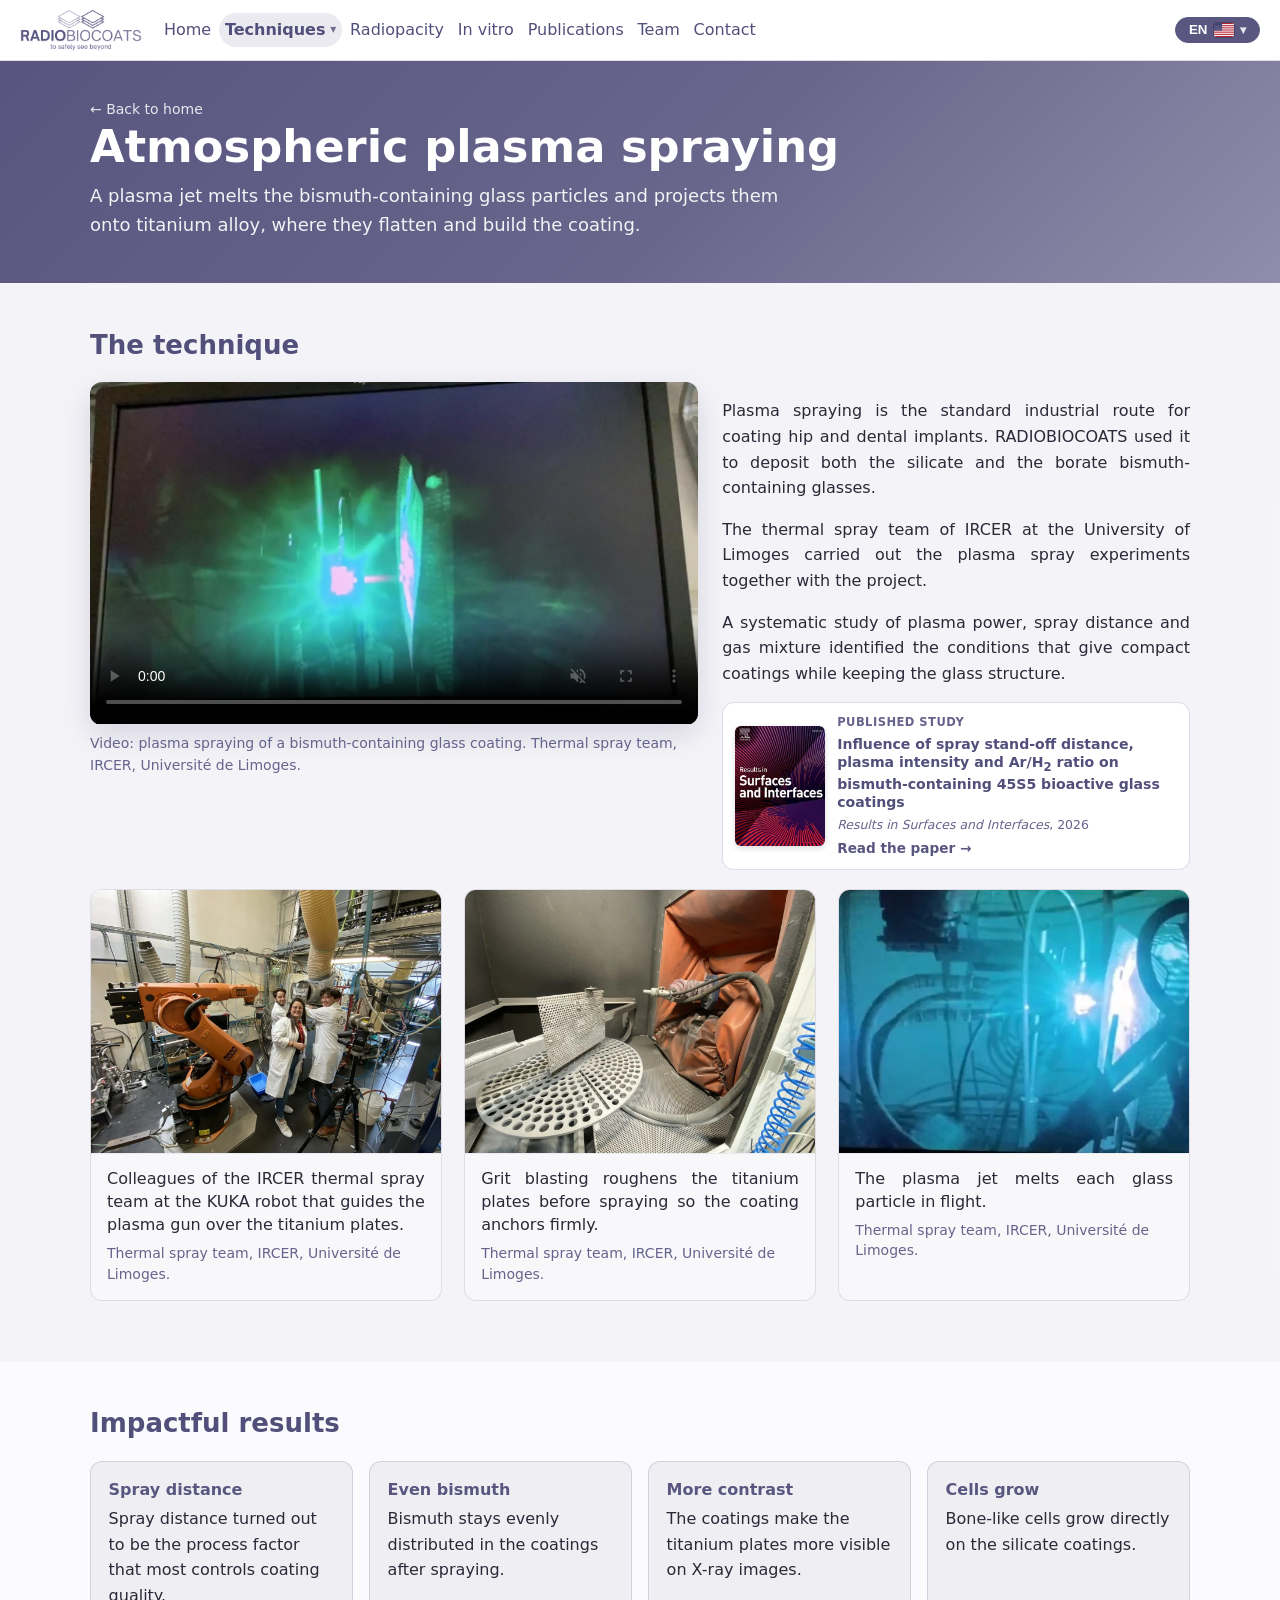
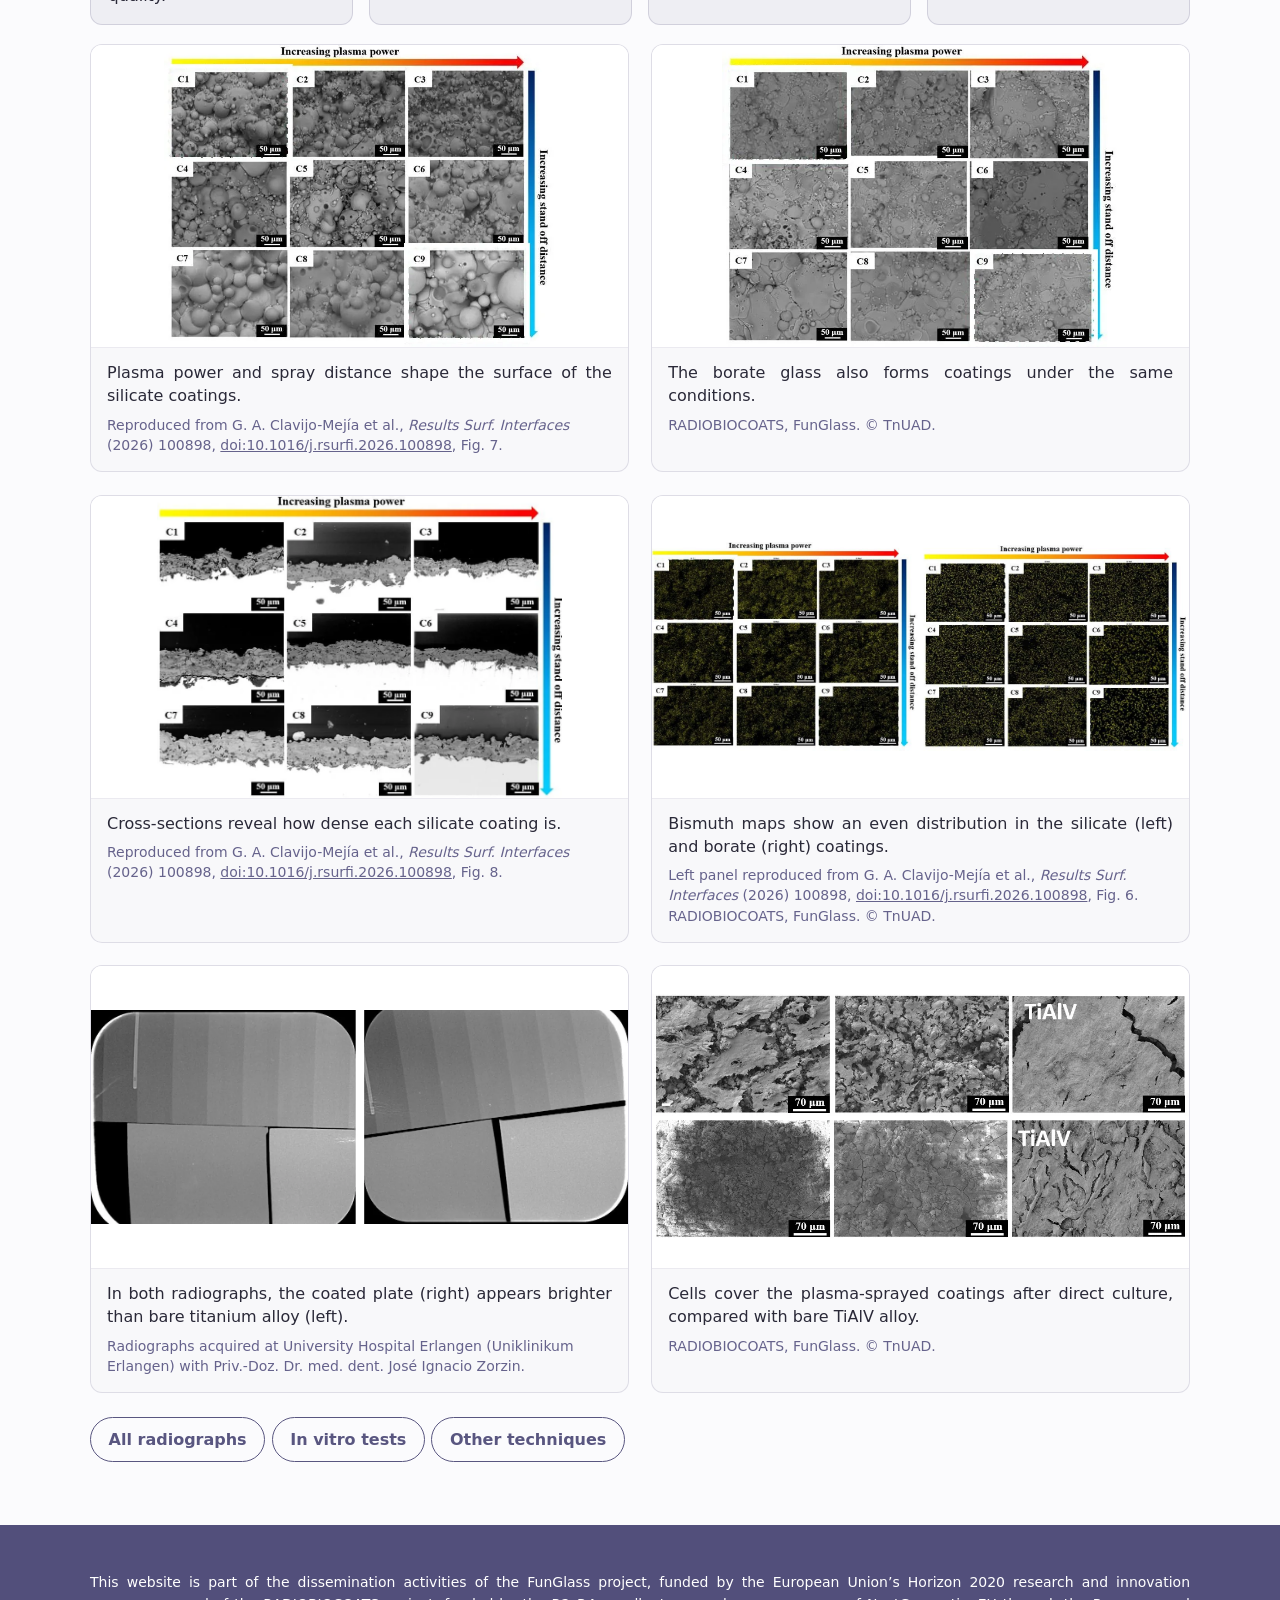
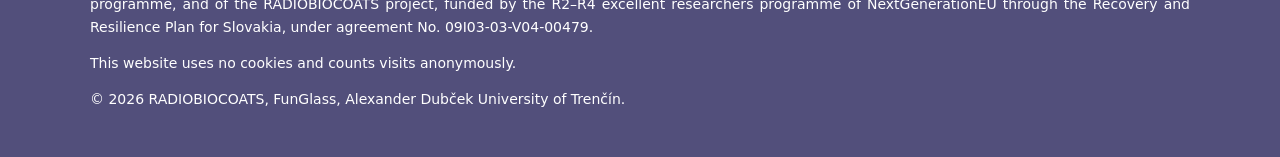
<file: aps.html>
<!doctype html>
<html lang="en">
<head>
<meta charset="utf-8">
<meta name="viewport" content="width=device-width, initial-scale=1">
<title>Atmospheric plasma spraying – RADIOBIOCOATS</title>
<meta name="description" content="Plasma-sprayed radiopaque bioactive glass coatings.">
<link rel="canonical" href="https://www.radiobiocoats.com/aps.html">
<meta property="og:type" content="website">
<meta property="og:site_name" content="RADIOBIOCOATS">
<meta property="og:title" content="Atmospheric plasma spraying – RADIOBIOCOATS">
<meta property="og:description" content="Plasma-sprayed radiopaque bioactive glass coatings.">
<meta property="og:url" content="https://www.radiobiocoats.com/aps.html">
<meta property="og:image" content="https://www.radiobiocoats.com/assets/img/og-image.jpg">
<meta property="og:image:width" content="1200">
<meta property="og:image:height" content="630">
<meta property="og:image:alt" content="Collage of RADIOBIOCOATS work: glass, coatings, radiographs and cell cultures.">
<meta name="twitter:card" content="summary_large_image">
<link rel="icon" href="assets/img/logo-mark.png">
<link rel="stylesheet" href="style.css?v=4.18">
</head>
<body>
<header class="top"><div class="wrap">
<a class="brand" href="index.html"><img width="696" height="240" src="assets/img/logo.webp" alt="RADIOBIOCOATS – to safely see beyond"></a>
<nav aria-label="Main" id="mainNav"><a href="index.html"><span class="en">Home</span><span class="de">Startseite</span><span class="sk">Domov</span><span class="fr">Accueil</span><span class="es">Inicio</span></a><div class="navgroup current"><button type="button" class="navgroup-btn" aria-expanded="false" aria-controls="navTech"><span class="en">Techniques</span><span class="de">Verfahren</span><span class="sk">Techniky</span><span class="fr">Techniques</span><span class="es">Técnicas</span><span class="caret" aria-hidden="true">▾</span></button><div class="navsub" id="navTech"><a href="aps.html" aria-current="page"><span class="en">Atmospheric plasma spraying</span><span class="de">Atmosphärisches Plasmaspritzen</span><span class="sk">Atmosférické plazmové striekanie</span><span class="fr">Projection plasma atmosphérique</span><span class="es">Proyección por plasma atmosférico</span></a><a href="sc.html"><span class="en">Spray coating</span><span class="de">Spray Coating</span><span class="sk">Spray coating</span><span class="fr">Spray coating</span><span class="es">Spray coating</span></a><a href="epd.html"><span class="en">Electrophoretic deposition</span><span class="de">Elektrophoretische Abscheidung</span><span class="sk">Elektroforetická depozícia</span><span class="fr">Dépôt électrophorétique</span><span class="es">Deposición electroforética</span></a></div></div><a href="radiopacity.html"><span class="en">Radiopacity</span><span class="de">Röntgenopazität</span><span class="sk">Rádioopacita</span><span class="fr">Radio-opacité</span><span class="es">Radiopacidad</span></a><a href="invitro.html"><span class="en">In vitro</span><span class="de">In vitro</span><span class="sk">In vitro</span><span class="fr">In vitro</span><span class="es">In vitro</span></a><a href="index.html#publications"><span class="en">Publications</span><span class="de">Publikationen</span><span class="sk">Publikácie</span><span class="fr">Publications</span><span class="es">Publicaciones</span></a><a href="index.html#collaborators"><span class="en">Team</span><span class="de">Team</span><span class="sk">Tím</span><span class="fr">Équipe</span><span class="es">Equipo</span></a><a href="index.html#contact"><span class="en">Contact</span><span class="de">Kontakt</span><span class="sk">Kontakt</span><span class="fr">Contact</span><span class="es">Contacto</span></a></nav>
<div class="langsel"><button id="langBtn" type="button" aria-haspopup="true" aria-expanded="false" aria-label="Language"><span class="code">EN</span><img src="assets/img/flags/us.svg" alt="" width="20" height="14"><span class="caret" aria-hidden="true">▾</span></button><ul class="langmenu" role="menu" hidden><li><button type="button" role="menuitemradio" data-lang="en"><span class="code">EN</span><img src="assets/img/flags/us.svg" alt="" width="20" height="14"><span class="lname">English</span></button></li><li><button type="button" role="menuitemradio" data-lang="de"><span class="code">DE</span><img src="assets/img/flags/de.svg" alt="" width="20" height="14"><span class="lname">Deutsch</span></button></li><li><button type="button" role="menuitemradio" data-lang="sk"><span class="code">SK</span><img src="assets/img/flags/sk.svg" alt="" width="20" height="14"><span class="lname">Slovenčina</span></button></li><li><button type="button" role="menuitemradio" data-lang="fr"><span class="code">FR</span><img src="assets/img/flags/fr.svg" alt="" width="20" height="14"><span class="lname">Français</span></button></li><li><button type="button" role="menuitemradio" data-lang="es"><span class="code">ES</span><img src="assets/img/flags/es.svg" alt="" width="20" height="14"><span class="lname">Español</span></button></li></ul></div><button class="navbtn" id="navBtn" type="button" aria-expanded="false" aria-controls="mainNav"><span class="bars" aria-hidden="true"></span><span class="en">Menu</span><span class="de">Menü</span><span class="sk">Menu</span><span class="fr">Menu</span><span class="es">Menú</span></button>
</div></header>
<main>
<div class="band"><div class="wrap"><a class="back" href="index.html"><span class="en">← Back to home</span><span class="de">← Zurück zur Startseite</span><span class="sk">← Späť na úvod</span><span class="fr">← Retour à l’accueil</span><span class="es">← Volver al inicio</span></a><h1><span class="en">Atmospheric plasma spraying</span><span class="de">Atmosphärisches Plasmaspritzen</span><span class="sk">Atmosférické plazmové striekanie</span><span class="fr">Projection plasma atmosphérique</span><span class="es">Proyección por plasma atmosférico</span></h1><p class="lead"><span class="en">A plasma jet melts the bismuth-containing glass particles and projects them onto titanium alloy, where they flatten and build the coating.</span><span class="de">Ein Plasmastrahl schmilzt die bismuthaltigen Glaspartikel und schleudert sie auf die Titanlegierung, wo sie sich abflachen und die Beschichtung aufbauen.</span><span class="sk">Plazmový prúd roztaví sklenené častice s obsahom bizmutu a vrhá ich na titánovú zliatinu, kde sa sploštia a vytvoria povlak.</span><span class="fr">Un jet de plasma fond les particules de verre contenant du bismuth et les projette sur l’alliage de titane, où elles s’aplatissent et forment le revêtement.</span><span class="es">Un chorro de plasma funde las partículas de vidrio con bismuto y las proyecta sobre la aleación de titanio, donde se aplastan y forman el recubrimiento.</span></p></div></div><section class="tint"><div class="wrap"><h2><span class="en">The technique</span><span class="de">Das Verfahren</span><span class="sk">Technika</span><span class="fr">La technique</span><span class="es">La técnica</span></h2><div class="feature"><div><video controls loop muted playsinline preload="metadata" data-autoplay poster="assets/video/aps-poster.webp"><source src="assets/video/aps-plasma-spray.mp4" type="video/mp4"></video>
<span class="credit"><span class="en">Video: plasma spraying of a bismuth-containing glass coating.</span><span class="de">Video: Plasmaspritzen einer bismuthaltigen Glasbeschichtung.</span><span class="sk">Video: plazmové striekanie skleneného povlaku s obsahom bizmutu.</span><span class="fr">Vidéo : projection plasma d’un revêtement de verre contenant du bismuth.</span><span class="es">Vídeo: proyección por plasma de un recubrimiento de vidrio con bismuto.</span> <span class="en">Thermal spray team, IRCER, Université de Limoges.</span><span class="de">Thermal-Spray-Team, IRCER, Université de Limoges.</span><span class="sk">Tím termického striekania, IRCER, Université de Limoges.</span><span class="fr">Équipe de projection thermique, IRCER, Université de Limoges.</span><span class="es">Equipo de proyección térmica, IRCER, Universidad de Limoges.</span></span></div>
<div class="prose"><p><span class="en">Plasma spraying is the standard industrial route for coating hip and dental implants. RADIOBIOCOATS used it to deposit both the silicate and the borate bismuth-containing glasses.</span><span class="de">Plasmaspritzen ist das industrielle Standardverfahren zur Beschichtung von Hüft- und Zahnimplantaten. RADIOBIOCOATS nutzte es, um sowohl das bismuthaltige Silikat- als auch das Boratglas abzuscheiden.</span><span class="sk">Plazmové striekanie je štandardná priemyselná technika na povlakovanie bedrových a zubných implantátov. RADIOBIOCOATS ju využil na nanesenie silikátového aj borátového skla s obsahom bizmutu.</span><span class="fr">La projection plasma est le procédé industriel de référence pour revêtir les implants de hanche et dentaires. RADIOBIOCOATS l’a utilisée pour déposer les verres silicate et borate contenant du bismuth.</span><span class="es">La proyección por plasma es la vía industrial habitual para recubrir implantes de cadera y dentales. RADIOBIOCOATS la usó para depositar los vidrios de silicato y de borato con bismuto.</span></p>
<p><span class="en">The thermal spray team of IRCER at the University of Limoges carried out the plasma spray experiments together with the project.</span><span class="de">Das Thermal-Spray-Team des IRCER an der Université de Limoges führte die Plasmaspritzversuche gemeinsam mit dem Projekt durch.</span><span class="sk">Tím termického striekania IRCER na Université de Limoges uskutočnil experimenty s plazmovým striekaním spolu s projektom.</span><span class="fr">L’équipe de projection thermique de l’IRCER à l’Université de Limoges a réalisé les essais de projection plasma avec le projet.</span><span class="es">El equipo de proyección térmica del IRCER de la Universidad de Limoges realizó los ensayos de proyección por plasma junto con el proyecto.</span></p>
<p><span class="en">A systematic study of plasma power, spray distance and gas mixture identified the conditions that give compact coatings while keeping the glass structure.</span><span class="de">Eine systematische Studie von Plasmaleistung, Spritzabstand und Gasgemisch ermittelte die Bedingungen, die kompakte Beschichtungen ergeben und zugleich die Glasstruktur erhalten.</span><span class="sk">Systematická štúdia výkonu plazmy, striekacej vzdialenosti a zmesi plynov určila podmienky, pri ktorých vznikajú kompaktné povlaky so zachovanou štruktúrou skla.</span><span class="fr">Une étude systématique de la puissance du plasma, de la distance de projection et du mélange gazeux a identifié les conditions qui donnent des revêtements compacts tout en conservant la structure du verre.</span><span class="es">Un estudio sistemático de la potencia del plasma, la distancia de proyección y la mezcla de gases identificó las condiciones que dan recubrimientos compactos conservando la estructura del vidrio.</span></p><a class="paper-card" href="https://www.researchgate.net/publication/[base64]" target="_blank" rel="noopener"><img src="assets/img/covers/results-surfaces-interfaces.webp" width="300" height="400" alt="Cover of Results in Surfaces and Interfaces" loading="lazy"><span class="pc-txt"><span class="pc-kicker"><span class="en">Published study</span><span class="de">Veröffentlichte Studie</span><span class="sk">Publikovaná štúdia</span><span class="fr">Étude publiée</span><span class="es">Estudio publicado</span></span><span class="pc-title">Influence of spray stand-off distance, plasma intensity and Ar/H<sub>2</sub> ratio on bismuth-containing 45S5 bioactive glass coatings</span><span class="pc-meta"><i>Results in Surfaces and Interfaces</i>, 2026</span><span class="pc-go"><span class="en">Read the paper →</span><span class="de">Zum Artikel →</span><span class="sk">Čítať článok →</span><span class="fr">Lire l’article →</span><span class="es">Leer el artículo →</span></span></span></a></div></div><div class="figs"><figure class="fig"><a class="img" href="assets/img/aps-team-ircer.webp"><img width="1200" height="900" src="assets/img/aps-team-ircer.webp" loading="lazy" alt="Three researchers in IRCER lab coats beside the orange KUKA robot of the plasma spray facility."></a>
<figcaption><span class="en">Colleagues of the IRCER thermal spray team at the KUKA robot that guides the plasma gun over the titanium plates.</span><span class="de">Kolleginnen und Kollegen des Thermal-Spray-Teams des IRCER am KUKA-Roboter, der die Plasmapistole über die Titanplatten führt.</span><span class="sk">Kolegovia z tímu termického striekania IRCER pri robote KUKA, ktorý vedie plazmovú pištoľ nad titánovými platničkami.</span><span class="fr">Des collègues de l’équipe de projection thermique de l’IRCER près du robot KUKA qui guide la torche plasma au-dessus des plaques de titane.</span><span class="es">Colegas del equipo de proyección térmica del IRCER junto al robot KUKA que guía la pistola de plasma sobre las placas de titanio.</span><span class="credit"><span class="en">Thermal spray team, IRCER, Université de Limoges.</span><span class="de">Thermal-Spray-Team, IRCER, Université de Limoges.</span><span class="sk">Tím termického striekania, IRCER, Université de Limoges.</span><span class="fr">Équipe de projection thermique, IRCER, Université de Limoges.</span><span class="es">Equipo de proyección térmica, IRCER, Universidad de Limoges.</span></span></figcaption></figure>
<figure class="fig"><a class="img" href="assets/img/aps-grit-blasting.webp"><img width="1200" height="900" src="assets/img/aps-grit-blasting.webp" loading="lazy" alt="Inside a grit-blasting cabinet: a nozzle aimed at a perforated sample holder."></a>
<figcaption><span class="en">Grit blasting roughens the titanium plates before spraying so the coating anchors firmly.</span><span class="de">Strahlen raut die Titanplatten vor dem Spritzen auf, damit die Beschichtung fest haftet.</span><span class="sk">Otryskanie zdrsní titánové platničky pred striekaním, aby sa povlak pevne ukotvil.</span><span class="fr">Le sablage rend les plaques de titane rugueuses avant la projection pour que le revêtement s’ancre solidement.</span><span class="es">El granallado da rugosidad a las placas de titanio antes de la proyección para que el recubrimiento se ancle con firmeza.</span><span class="credit"><span class="en">Thermal spray team, IRCER, Université de Limoges.</span><span class="de">Thermal-Spray-Team, IRCER, Université de Limoges.</span><span class="sk">Tím termického striekania, IRCER, Université de Limoges.</span><span class="fr">Équipe de projection thermique, IRCER, Université de Limoges.</span><span class="es">Equipo de proyección térmica, IRCER, Universidad de Limoges.</span></span></figcaption></figure>

<figure class="fig"><a class="img" href="assets/img/aps-plasma.webp"><img width="697" height="523" src="assets/img/aps-plasma.webp" loading="lazy" alt="Bright plasma jet inside the spray booth."></a>
<figcaption><span class="en">The plasma jet melts each glass particle in flight.</span><span class="de">Der Plasmastrahl schmilzt jedes Glaspartikel im Flug.</span><span class="sk">Plazmový prúd roztaví každú sklenenú časticu počas letu.</span><span class="fr">Le jet de plasma fond chaque particule de verre en vol.</span><span class="es">El chorro de plasma funde cada partícula de vidrio en vuelo.</span><span class="credit"><span class="en">Thermal spray team, IRCER, Université de Limoges.</span><span class="de">Thermal-Spray-Team, IRCER, Université de Limoges.</span><span class="sk">Tím termického striekania, IRCER, Université de Limoges.</span><span class="fr">Équipe de projection thermique, IRCER, Université de Limoges.</span><span class="es">Equipo de proyección térmica, IRCER, Universidad de Limoges.</span></span></figcaption></figure>
</div></div></section><section class=""><div class="wrap"><h2><span class="en">Impactful results</span><span class="de">Wichtige Ergebnisse</span><span class="sk">Významné výsledky</span><span class="fr">Résultats marquants</span><span class="es">Resultados destacados</span></h2><div class="stats"><div class="stat"><b class="hl"><span class="en">Spray distance</span><span class="de">Spritzabstand</span><span class="sk">Striekacia vzdialenosť</span><span class="fr">Distance de projection</span><span class="es">Distancia de proyección</span></b><span class="en">Spray distance turned out to be the process factor that most controls coating quality.</span><span class="de">Der Spritzabstand erwies sich als der Prozessfaktor, der die Qualität der Beschichtung am stärksten bestimmt.</span><span class="sk">Striekacia vzdialenosť sa ukázala ako procesný faktor, ktorý najviac ovplyvňuje kvalitu povlaku.</span><span class="fr">La distance de projection s’est révélée être le facteur du procédé qui contrôle le plus la qualité du revêtement.</span><span class="es">La distancia de proyección resultó ser el factor de proceso que más controla la calidad del recubrimiento.</span></div><div class="stat"><b class="hl"><span class="en">Even bismuth</span><span class="de">Gleichmäßiges Bismut</span><span class="sk">Rovnomerný bizmut</span><span class="fr">Bismuth homogène</span><span class="es">Bismuto homogéneo</span></b><span class="en">Bismuth stays evenly distributed in the coatings after spraying.</span><span class="de">Bismut bleibt nach dem Spritzen gleichmäßig in den Beschichtungen verteilt.</span><span class="sk">Bizmut zostáva po striekaní v povlakoch rovnomerne rozložený.</span><span class="fr">Le bismuth reste uniformément réparti dans les revêtements après la projection.</span><span class="es">El bismuto permanece distribuido de forma homogénea en los recubrimientos tras la proyección.</span></div><div class="stat"><b class="hl"><span class="en">More contrast</span><span class="de">Mehr Kontrast</span><span class="sk">Vyšší kontrast</span><span class="fr">Plus de contraste</span><span class="es">Más contraste</span></b><span class="en">The coatings make the titanium plates more visible on X-ray images.</span><span class="de">Die Beschichtungen machen die Titanplatten auf Röntgenbildern besser sichtbar.</span><span class="sk">Povlaky robia titánové platničky na röntgenových snímkach lepšie viditeľnými.</span><span class="fr">Les revêtements rendent les plaques de titane plus visibles sur les images radiographiques.</span><span class="es">Los recubrimientos hacen más visibles las placas de titanio en las radiografías.</span></div><div class="stat"><b class="hl"><span class="en">Cells grow</span><span class="de">Zellen wachsen</span><span class="sk">Bunky rastú</span><span class="fr">Les cellules se développent</span><span class="es">Las células crecen</span></b><span class="en">Bone-like cells grow directly on the silicate coatings.</span><span class="de">Knochenähnliche Zellen wachsen direkt auf den Silikatbeschichtungen.</span><span class="sk">Bunky podobné kostným rastú priamo na silikátových povlakoch.</span><span class="fr">Des cellules de type osseux se développent directement sur les revêtements silicate.</span><span class="es">Las células de tipo óseo crecen directamente sobre los recubrimientos de silicato.</span></div></div><div class="figs wide"><figure class="fig"><a class="img" href="assets/img/fig-aps-topview.webp"><img width="702" height="541" src="assets/img/fig-aps-topview.webp" loading="lazy" alt="Grid of nine electron micrographs of silicate coating surfaces."></a>
<figcaption><span class="en">Plasma power and spray distance shape the surface of the silicate coatings.</span><span class="de">Plasmaleistung und Spritzabstand prägen die Oberfläche der Silikatbeschichtungen.</span><span class="sk">Výkon plazmy a striekacia vzdialenosť formujú povrch silikátových povlakov.</span><span class="fr">La puissance du plasma et la distance de projection façonnent la surface des revêtements silicate.</span><span class="es">La potencia del plasma y la distancia de proyección definen la superficie de los recubrimientos de silicato.</span><span class="credit"><span class="en">Reproduced from</span><span class="de">Nachdruck aus</span><span class="sk">Prevzaté z</span><span class="fr">Reproduit de</span><span class="es">Reproducido de</span> G. A. Clavijo-Mejía et al., <i>Results Surf. Interfaces</i> (2026) 100898, <a href="https://www.researchgate.net/publication/[base64]" target="_blank" rel="noopener">doi:10.1016/j.rsurfi.2026.100898</a>, Fig. 7.</span></figcaption></figure>
<figure class="fig"><a class="img" href="assets/img/fig-aps-borate-topview.webp"><img width="710" height="541" src="assets/img/fig-aps-borate-topview.webp" loading="lazy" alt="Grid of nine electron micrographs of borate coating surfaces."></a>
<figcaption><span class="en">The borate glass also forms coatings under the same conditions.</span><span class="de">Auch das Boratglas bildet unter denselben Bedingungen Beschichtungen.</span><span class="sk">Aj borátové sklo vytvára povlaky za rovnakých podmienok.</span><span class="fr">Le verre borate forme lui aussi des revêtements dans les mêmes conditions.</span><span class="es">El vidrio de borato también forma recubrimientos en las mismas condiciones.</span><span class="credit">RADIOBIOCOATS, FunGlass. © TnUAD.</span></figcaption></figure>
<figure class="fig"><a class="img" href="assets/img/fig-coating.webp"><img width="836" height="623" src="assets/img/fig-coating.webp" loading="lazy" alt="Grid of nine cross-sections of silicate coatings."></a>
<figcaption><span class="en">Cross-sections reveal how dense each silicate coating is.</span><span class="de">Querschliffe zeigen, wie dicht jede Silikatbeschichtung ist.</span><span class="sk">Priečne rezy ukazujú, aký hustý je každý silikátový povlak.</span><span class="fr">Les coupes transversales montrent la densité de chaque revêtement silicate.</span><span class="es">Las secciones transversales revelan la densidad de cada recubrimiento de silicato.</span><span class="credit"><span class="en">Reproduced from</span><span class="de">Nachdruck aus</span><span class="sk">Prevzaté z</span><span class="fr">Reproduit de</span><span class="es">Reproducido de</span> G. A. Clavijo-Mejía et al., <i>Results Surf. Interfaces</i> (2026) 100898, <a href="https://www.researchgate.net/publication/[base64]" target="_blank" rel="noopener">doi:10.1016/j.rsurfi.2026.100898</a>, Fig. 8.</span></figcaption></figure>
<figure class="fig"><a class="img" href="assets/img/aps-eds-both.jpg"><img width="1392" height="543" src="assets/img/aps-eds-both.jpg" loading="lazy" alt="Two grids of elemental maps with an even bismuth signal."></a>
<figcaption><span class="en">Bismuth maps show an even distribution in the silicate (left) and borate (right) coatings.</span><span class="de">Bismut-Verteilungsbilder zeigen eine gleichmäßige Verteilung in der Silikat- (links) und der Boratbeschichtung (rechts).</span><span class="sk">Mapy bizmutu ukazujú rovnomerné rozloženie v silikátovom (vľavo) a borátovom (vpravo) povlaku.</span><span class="fr">Les cartographies du bismuth montrent une répartition homogène dans les revêtements silicate (à gauche) et borate (à droite).</span><span class="es">Los mapas de bismuto muestran una distribución homogénea en los recubrimientos de silicato (izquierda) y de borato (derecha).</span><span class="credit"><span class="en">Left panel reproduced from</span><span class="de">Linkes Bild nachgedruckt aus</span><span class="sk">Ľavý panel prevzatý z</span><span class="fr">Panneau de gauche reproduit de</span><span class="es">Panel izquierdo reproducido de</span> G. A. Clavijo-Mejía et al., <i>Results Surf. Interfaces</i> (2026) 100898, <a href="https://www.researchgate.net/publication/[base64]" target="_blank" rel="noopener">doi:10.1016/j.rsurfi.2026.100898</a>, Fig. 6. RADIOBIOCOATS, FunGlass. © TnUAD.</span></figcaption></figure>
<figure class="fig"><a class="img" href="assets/img/rad-aps-pair.webp"><img width="1250" height="499" src="assets/img/rad-aps-pair.webp" loading="lazy" alt="Radiograph of samples next to an aluminium step wedge."></a>
<figcaption><span class="en">In both radiographs, the coated plate (right) appears brighter than bare titanium alloy (left).</span><span class="de">Auf beiden Röntgenbildern erscheint die beschichtete Platte (rechts) heller als die unbeschichtete Titanlegierung (links).</span><span class="sk">Na oboch röntgenových snímkach sa povlakovaná platnička (vpravo) javí svetlejšia ako nepovlakovaná titánová zliatina (vľavo).</span><span class="fr">Sur les deux radiographies, la plaque revêtue (à droite) apparaît plus claire que l’alliage de titane nu (à gauche).</span><span class="es">En ambas radiografías, la placa recubierta (derecha) se ve más clara que la aleación de titanio sin recubrir (izquierda).</span><span class="credit"><span class="en">Radiographs acquired at University Hospital Erlangen (Uniklinikum Erlangen) with Priv.-Doz. Dr. med. dent. José Ignacio Zorzin.</span><span class="de">Röntgenaufnahmen am Uniklinikum Erlangen mit Priv.-Doz. Dr. med. dent. José Ignacio Zorzin.</span><span class="sk">Röntgenové snímky zhotovené v Uniklinikum Erlangen s Priv.-Doz. Dr. med. dent. Josém Ignaciom Zorzinom.</span><span class="fr">Radiographies réalisées à l’hôpital universitaire d’Erlangen (Uniklinikum Erlangen) avec le Priv.-Doz. Dr. med. dent. José Ignacio Zorzin.</span><span class="es">Radiografías adquiridas en el Hospital Universitario de Erlangen (Uniklinikum Erlangen) con Priv.-Doz. Dr. med. dent. José Ignacio Zorzin.</span></span></figcaption></figure>
<figure class="fig"><a class="img" href="assets/img/cells-aps-sem.webp"><img width="952" height="436" src="assets/img/cells-aps-sem.webp" loading="lazy" alt="Electron micrographs of coating surfaces after cell culture."></a>
<figcaption><span class="en">Cells cover the plasma-sprayed coatings after direct culture, compared with bare TiAlV alloy.</span><span class="de">Zellen bedecken die plasmagespritzten Beschichtungen nach direkter Kultur, im Vergleich mit unbeschichteter TiAlV-Legierung.</span><span class="sk">Bunky pokrývajú plazmovo striekané povlaky po priamej kultivácii v porovnaní s nepovlakovanou zliatinou TiAlV.</span><span class="fr">Les cellules recouvrent les revêtements projetés par plasma après culture directe, par comparaison avec l’alliage TiAlV nu.</span><span class="es">Las células cubren los recubrimientos proyectados por plasma tras el cultivo directo, en comparación con la aleación TiAlV sin recubrir.</span><span class="credit">RADIOBIOCOATS, FunGlass. © TnUAD.</span></figcaption></figure>
</div><p><a class="btn ghost" href="radiopacity.html"><span class="en">All radiographs</span><span class="de">Alle Röntgenbilder</span><span class="sk">Všetky röntgenové snímky</span><span class="fr">Toutes les radiographies</span><span class="es">Todas las radiografías</span></a><a class="btn ghost" href="invitro.html"><span class="en">In vitro tests</span><span class="de">In-vitro-Tests</span><span class="sk">Testy in vitro</span><span class="fr">Tests in vitro</span><span class="es">Ensayos in vitro</span></a><a class="btn ghost" href="index.html#explore"><span class="en">Other techniques</span><span class="de">Weitere Verfahren</span><span class="sk">Ďalšie techniky</span><span class="fr">Autres techniques</span><span class="es">Otras técnicas</span></a></p></div></section>
</main>
<footer><div class="wrap">
<p><span class="en">This website is part of the dissemination activities of the FunGlass project, funded by the European Union’s Horizon 2020 research and innovation programme, and of the RADIOBIOCOATS project, funded by the R2–R4 excellent researchers programme of NextGenerationEU through the Recovery and Resilience Plan for Slovakia, under agreement No. 09I03-03-V04-00479.</span><span class="de">Diese Website ist Teil der Verbreitungsaktivitäten des Projekts FunGlass, gefördert durch das Forschungs- und Innovationsprogramm Horizont 2020 der Europäischen Union, und des Projekts RADIOBIOCOATS, gefördert durch das Programm für exzellente Forschende R2–R4 von NextGenerationEU über den Aufbauplan der Slowakei, im Rahmen der Vereinbarung Nr. 09I03-03-V04-00479.</span><span class="sk">Táto webová stránka je súčasťou diseminačných aktivít projektu FunGlass, financovaného z programu Európskej únie pre výskum a inovácie Horizont 2020, a projektu RADIOBIOCOATS, financovaného z programu pre excelentných výskumníkov R2–R4 NextGenerationEU prostredníctvom Plánu obnovy a odolnosti Slovenska, na základe zmluvy č. 09I03-03-V04-00479.</span><span class="fr">Ce site fait partie des activités de diffusion du projet FunGlass, financé par le programme de recherche et d’innovation Horizon 2020 de l’Union européenne, et du projet RADIOBIOCOATS, financé par le programme pour chercheurs d’excellence R2–R4 de NextGenerationEU dans le cadre du Plan de relance et de résilience de la Slovaquie, au titre de la convention n° 09I03-03-V04-00479.</span><span class="es">Este sitio web forma parte de las actividades de difusión del proyecto FunGlass, financiado por el programa de investigación e innovación Horizonte 2020 de la Unión Europea, y del proyecto RADIOBIOCOATS, financiado por el programa de investigadores excelentes R2–R4 de NextGenerationEU a través del Plan de Recuperación y Resiliencia de Eslovaquia, en virtud del acuerdo n.º 09I03-03-V04-00479.</span></p>
<p><span class="en">This website uses no cookies and counts visits anonymously.</span><span class="de">Diese Website verwendet keine Cookies und zählt Besuche anonym.</span><span class="sk">Táto webová stránka nepoužíva súbory cookie a návštevy počíta anonymne.</span><span class="fr">Ce site n’utilise pas de cookies et compte les visites de manière anonyme.</span><span class="es">Este sitio web no usa cookies y cuenta las visitas de forma anónima.</span></p>
<p>© 2026 RADIOBIOCOATS, <span class="en">FunGlass, Alexander Dubček University of Trenčín.</span><span class="de">FunGlass, Alexander-Dubček-Universität Trenčín.</span><span class="sk">FunGlass, Trenčianska univerzita Alexandra Dubčeka v Trenčíne.</span><span class="fr">FunGlass, Université Alexander Dubček de Trenčín.</span><span class="es">FunGlass, Universidad Alexander Dubček de Trenčín.</span></p>
</div></footer>
<script src="site.js?v=4.7"></script>
<!-- Cloudflare Web Analytics --><script type='module' src='https://static.cloudflareinsights.com/beacon.min.js' data-cf-beacon='{"token": "68aadb8ae0be40b483cdaa2f444f12ad"}'></script><!-- End Cloudflare Web Analytics -->
</body>
</html>
</file>
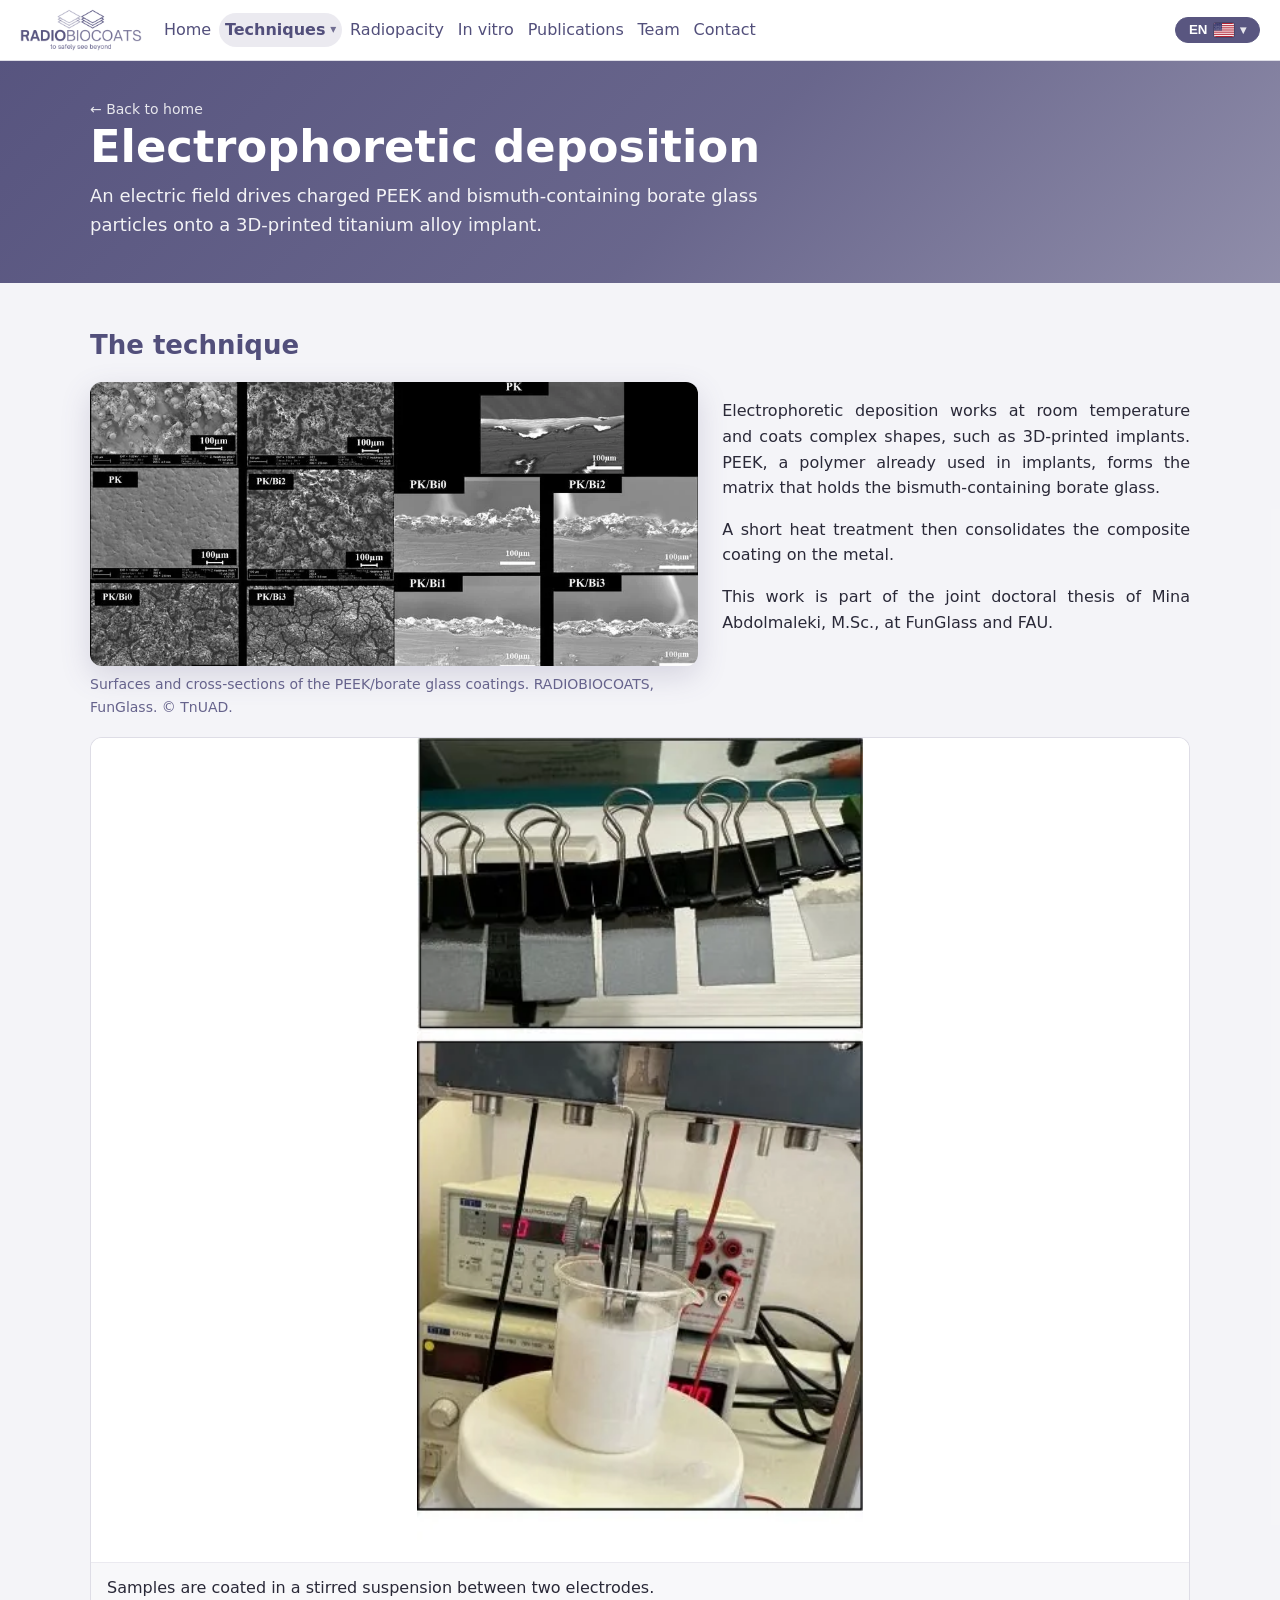
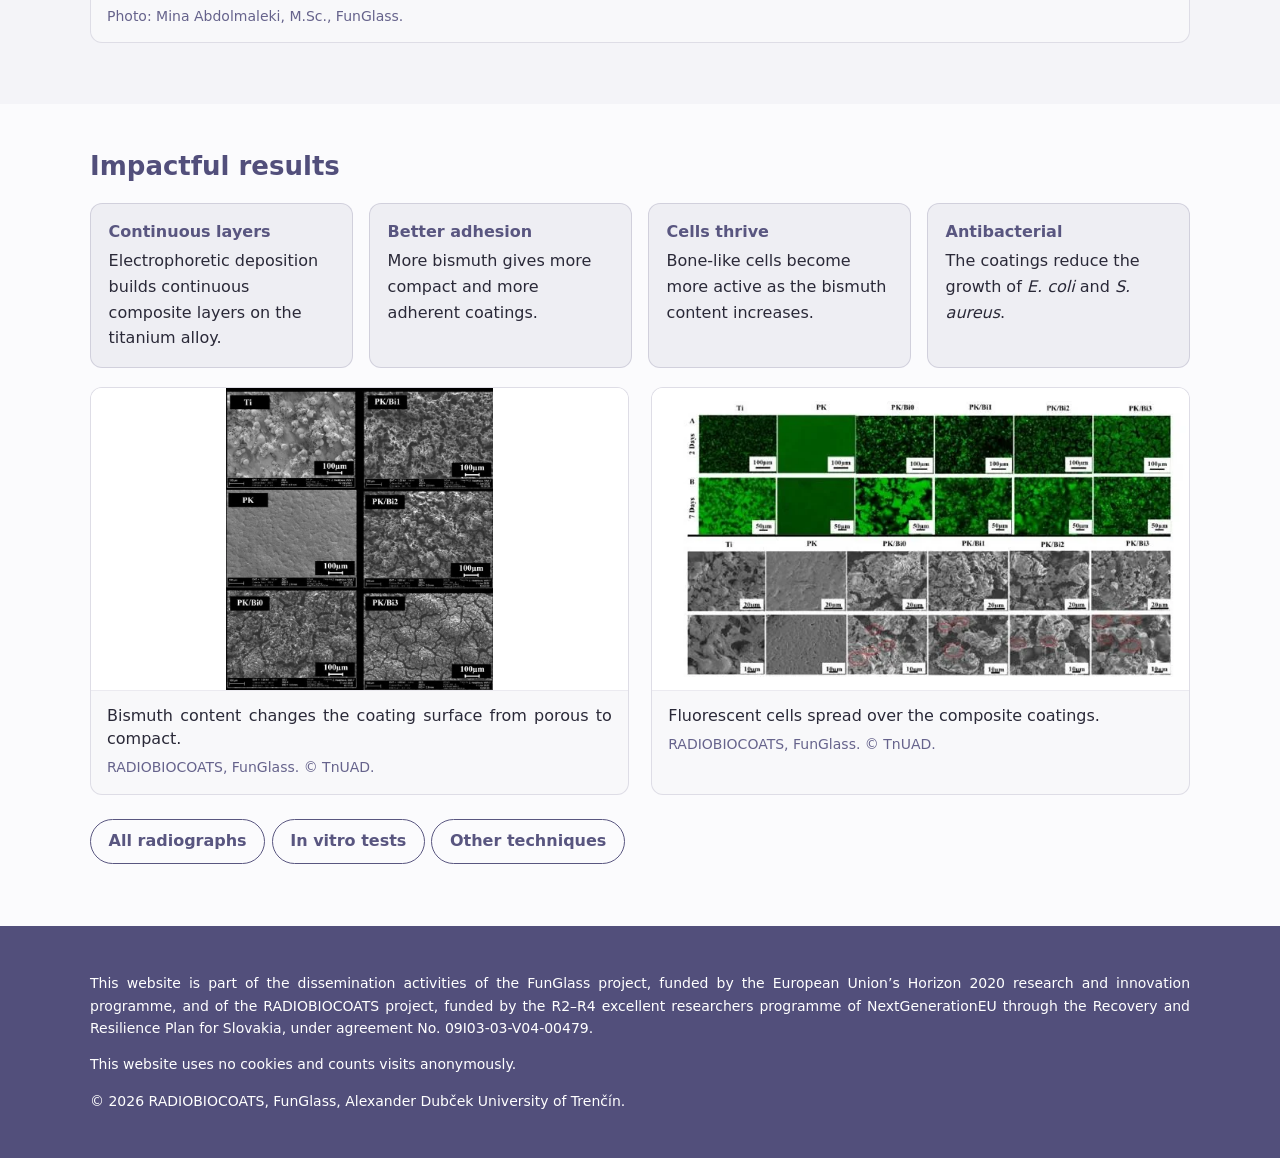
<file: epd.html>
<!doctype html>
<html lang="en">
<head>
<meta charset="utf-8">
<meta name="viewport" content="width=device-width, initial-scale=1">
<title>Electrophoretic deposition – RADIOBIOCOATS</title>
<meta name="description" content="PEEK/bismuth-containing borate glass coatings by electrophoretic deposition.">
<link rel="canonical" href="https://www.radiobiocoats.com/epd.html">
<meta property="og:type" content="website">
<meta property="og:site_name" content="RADIOBIOCOATS">
<meta property="og:title" content="Electrophoretic deposition – RADIOBIOCOATS">
<meta property="og:description" content="PEEK/bismuth-containing borate glass coatings by electrophoretic deposition.">
<meta property="og:url" content="https://www.radiobiocoats.com/epd.html">
<meta property="og:image" content="https://www.radiobiocoats.com/assets/img/og-image.jpg">
<meta property="og:image:width" content="1200">
<meta property="og:image:height" content="630">
<meta property="og:image:alt" content="Collage of RADIOBIOCOATS work: glass, coatings, radiographs and cell cultures.">
<meta name="twitter:card" content="summary_large_image">
<link rel="icon" href="assets/img/logo-mark.png">
<link rel="stylesheet" href="style.css?v=4.18">
</head>
<body>
<header class="top"><div class="wrap">
<a class="brand" href="index.html"><img width="696" height="240" src="assets/img/logo.webp" alt="RADIOBIOCOATS – to safely see beyond"></a>
<nav aria-label="Main" id="mainNav"><a href="index.html"><span class="en">Home</span><span class="de">Startseite</span><span class="sk">Domov</span><span class="fr">Accueil</span><span class="es">Inicio</span></a><div class="navgroup current"><button type="button" class="navgroup-btn" aria-expanded="false" aria-controls="navTech"><span class="en">Techniques</span><span class="de">Verfahren</span><span class="sk">Techniky</span><span class="fr">Techniques</span><span class="es">Técnicas</span><span class="caret" aria-hidden="true">▾</span></button><div class="navsub" id="navTech"><a href="aps.html"><span class="en">Atmospheric plasma spraying</span><span class="de">Atmosphärisches Plasmaspritzen</span><span class="sk">Atmosférické plazmové striekanie</span><span class="fr">Projection plasma atmosphérique</span><span class="es">Proyección por plasma atmosférico</span></a><a href="sc.html"><span class="en">Spray coating</span><span class="de">Spray Coating</span><span class="sk">Spray coating</span><span class="fr">Spray coating</span><span class="es">Spray coating</span></a><a href="epd.html" aria-current="page"><span class="en">Electrophoretic deposition</span><span class="de">Elektrophoretische Abscheidung</span><span class="sk">Elektroforetická depozícia</span><span class="fr">Dépôt électrophorétique</span><span class="es">Deposición electroforética</span></a></div></div><a href="radiopacity.html"><span class="en">Radiopacity</span><span class="de">Röntgenopazität</span><span class="sk">Rádioopacita</span><span class="fr">Radio-opacité</span><span class="es">Radiopacidad</span></a><a href="invitro.html"><span class="en">In vitro</span><span class="de">In vitro</span><span class="sk">In vitro</span><span class="fr">In vitro</span><span class="es">In vitro</span></a><a href="index.html#publications"><span class="en">Publications</span><span class="de">Publikationen</span><span class="sk">Publikácie</span><span class="fr">Publications</span><span class="es">Publicaciones</span></a><a href="index.html#collaborators"><span class="en">Team</span><span class="de">Team</span><span class="sk">Tím</span><span class="fr">Équipe</span><span class="es">Equipo</span></a><a href="index.html#contact"><span class="en">Contact</span><span class="de">Kontakt</span><span class="sk">Kontakt</span><span class="fr">Contact</span><span class="es">Contacto</span></a></nav>
<div class="langsel"><button id="langBtn" type="button" aria-haspopup="true" aria-expanded="false" aria-label="Language"><span class="code">EN</span><img src="assets/img/flags/us.svg" alt="" width="20" height="14"><span class="caret" aria-hidden="true">▾</span></button><ul class="langmenu" role="menu" hidden><li><button type="button" role="menuitemradio" data-lang="en"><span class="code">EN</span><img src="assets/img/flags/us.svg" alt="" width="20" height="14"><span class="lname">English</span></button></li><li><button type="button" role="menuitemradio" data-lang="de"><span class="code">DE</span><img src="assets/img/flags/de.svg" alt="" width="20" height="14"><span class="lname">Deutsch</span></button></li><li><button type="button" role="menuitemradio" data-lang="sk"><span class="code">SK</span><img src="assets/img/flags/sk.svg" alt="" width="20" height="14"><span class="lname">Slovenčina</span></button></li><li><button type="button" role="menuitemradio" data-lang="fr"><span class="code">FR</span><img src="assets/img/flags/fr.svg" alt="" width="20" height="14"><span class="lname">Français</span></button></li><li><button type="button" role="menuitemradio" data-lang="es"><span class="code">ES</span><img src="assets/img/flags/es.svg" alt="" width="20" height="14"><span class="lname">Español</span></button></li></ul></div><button class="navbtn" id="navBtn" type="button" aria-expanded="false" aria-controls="mainNav"><span class="bars" aria-hidden="true"></span><span class="en">Menu</span><span class="de">Menü</span><span class="sk">Menu</span><span class="fr">Menu</span><span class="es">Menú</span></button>
</div></header>
<main>
<div class="band"><div class="wrap"><a class="back" href="index.html"><span class="en">← Back to home</span><span class="de">← Zurück zur Startseite</span><span class="sk">← Späť na úvod</span><span class="fr">← Retour à l’accueil</span><span class="es">← Volver al inicio</span></a><h1><span class="en">Electrophoretic deposition</span><span class="de">Elektrophoretische Abscheidung</span><span class="sk">Elektroforetická depozícia</span><span class="fr">Dépôt électrophorétique</span><span class="es">Deposición electroforética</span></h1><p class="lead"><span class="en">An electric field drives charged PEEK and bismuth-containing borate glass particles onto a 3D-printed titanium alloy implant.</span><span class="de">Ein elektrisches Feld treibt geladene PEEK- und bismuthaltige Boratglaspartikel auf ein 3D-gedrucktes Implantat aus Titanlegierung.</span><span class="sk">Elektrické pole poháňa nabité častice PEEK a borátového skla s obsahom bizmutu na 3D tlačený implantát z titánovej zliatiny.</span><span class="fr">Un champ électrique entraîne des particules chargées de PEEK et de verre borate contenant du bismuth vers un implant en alliage de titane imprimé en 3D.</span><span class="es">Un campo eléctrico arrastra partículas cargadas de PEEK y de vidrio de borato con bismuto hacia un implante de aleación de titanio impreso en 3D.</span></p></div></div><section class="tint"><div class="wrap"><h2><span class="en">The technique</span><span class="de">Das Verfahren</span><span class="sk">Technika</span><span class="fr">La technique</span><span class="es">La técnica</span></h2><div class="feature"><div><img width="900" height="420" class="main" src="assets/img/fig-epd-sem.webp" alt="Electron micrographs of PEEK/glass coating surfaces and cross-sections.">
<span class="credit"><span class="en">Surfaces and cross-sections of the PEEK/borate glass coatings.</span><span class="de">Oberflächen und Querschliffe der PEEK/Boratglas-Beschichtungen.</span><span class="sk">Povrchy a priečne rezy povlakov PEEK/borátové sklo.</span><span class="fr">Surfaces et coupes transversales des revêtements PEEK/verre borate.</span><span class="es">Superficies y secciones de los recubrimientos de PEEK y vidrio de borato.</span> RADIOBIOCOATS, FunGlass. © TnUAD.</span></div>
<div class="prose"><p><span class="en">Electrophoretic deposition works at room temperature and coats complex shapes, such as 3D-printed implants. PEEK, a polymer already used in implants, forms the matrix that holds the bismuth-containing borate glass.</span><span class="de">Die elektrophoretische Abscheidung arbeitet bei Raumtemperatur und beschichtet komplexe Formen wie 3D-gedruckte Implantate. PEEK, ein bereits in Implantaten verwendetes Polymer, bildet die Matrix, die das bismuthaltige Boratglas hält.</span><span class="sk">Elektroforetická depozícia pracuje pri izbovej teplote a povlakuje zložité tvary, napríklad 3D tlačené implantáty. PEEK, polymér už používaný v implantátoch, tvorí matricu, ktorá drží borátové sklo s obsahom bizmutu.</span><span class="fr">Le dépôt électrophorétique fonctionne à température ambiante et revêt des formes complexes, comme les implants imprimés en 3D. Le PEEK, un polymère déjà utilisé dans les implants, forme la matrice qui retient le verre borate contenant du bismuth.</span><span class="es">La deposición electroforética trabaja a temperatura ambiente y recubre formas complejas, como implantes impresos en 3D. El PEEK, un polímero ya usado en implantes, forma la matriz que sujeta el vidrio de borato con bismuto.</span></p>
<p><span class="en">A short heat treatment then consolidates the composite coating on the metal.</span><span class="de">Eine kurze Wärmebehandlung verfestigt anschließend die Verbundbeschichtung auf dem Metall.</span><span class="sk">Krátke tepelné spracovanie potom spevní kompozitný povlak na kove.</span><span class="fr">Un court traitement thermique consolide ensuite le revêtement composite sur le métal.</span><span class="es">Después, un breve tratamiento térmico consolida el recubrimiento compuesto sobre el metal.</span></p>
<p><span class="en">This work is part of the joint doctoral thesis of Mina Abdolmaleki, M.Sc., at FunGlass and FAU.</span><span class="de">Diese Arbeit ist Teil der gemeinsamen Dissertation von Mina Abdolmaleki, M.Sc., am FunGlass und an der FAU.</span><span class="sk">Táto práca je súčasťou spoločnej dizertačnej práce Miny Abdolmaleki, M.Sc., v centre FunGlass a na FAU.</span><span class="fr">Ce travail fait partie de la thèse de doctorat en cotutelle de Mina Abdolmaleki, M.Sc., à FunGlass et à la FAU.</span><span class="es">Este trabajo forma parte de la tesis doctoral conjunta de Mina Abdolmaleki, M.Sc., en FunGlass y la FAU.</span></p></div></div><div class="figs"><figure class="fig"><a class="img" href="assets/img/epd-setup.webp"><img width="338" height="625" src="assets/img/epd-setup.webp" loading="lazy" alt="Coated samples hanging from clips and a beaker with electrodes on a stirrer."></a>
<figcaption><span class="en">Samples are coated in a stirred suspension between two electrodes.</span><span class="de">Die Proben werden in einer gerührten Suspension zwischen zwei Elektroden beschichtet.</span><span class="sk">Vzorky sa povlakujú v miešanej suspenzii medzi dvoma elektródami.</span><span class="fr">Les échantillons sont revêtus dans une suspension agitée entre deux électrodes.</span><span class="es">Las muestras se recubren en una suspensión agitada entre dos electrodos.</span><span class="credit"><span class="en">Photo: Mina Abdolmaleki, M.Sc., FunGlass.</span><span class="de">Foto: Mina Abdolmaleki, M.Sc., FunGlass.</span><span class="sk">Foto: Mina Abdolmaleki, M.Sc., FunGlass.</span><span class="fr">Photo : Mina Abdolmaleki, M.Sc., FunGlass.</span><span class="es">Foto: Mina Abdolmaleki, M.Sc., FunGlass.</span></span></figcaption></figure>
</div></div></section><section class=""><div class="wrap"><h2><span class="en">Impactful results</span><span class="de">Wichtige Ergebnisse</span><span class="sk">Významné výsledky</span><span class="fr">Résultats marquants</span><span class="es">Resultados destacados</span></h2><div class="stats"><div class="stat"><b class="hl"><span class="en">Continuous layers</span><span class="de">Geschlossene Schichten</span><span class="sk">Súvislé vrstvy</span><span class="fr">Couches continues</span><span class="es">Capas continuas</span></b><span class="en">Electrophoretic deposition builds continuous composite layers on the titanium alloy.</span><span class="de">Die elektrophoretische Abscheidung baut geschlossene Verbundschichten auf der Titanlegierung auf.</span><span class="sk">Elektroforetická depozícia vytvára súvislé kompozitné vrstvy na titánovej zliatine.</span><span class="fr">Le dépôt électrophorétique forme des couches composites continues sur l’alliage de titane.</span><span class="es">La deposición electroforética forma capas compuestas continuas sobre la aleación de titanio.</span></div><div class="stat"><b class="hl"><span class="en">Better adhesion</span><span class="de">Bessere Haftung</span><span class="sk">Lepšia adhézia</span><span class="fr">Meilleure adhérence</span><span class="es">Mejor adherencia</span></b><span class="en">More bismuth gives more compact and more adherent coatings.</span><span class="de">Mehr Bismut ergibt kompaktere und besser haftende Beschichtungen.</span><span class="sk">Viac bizmutu vedie ku kompaktnejším a lepšie priľnavým povlakom.</span><span class="fr">Plus de bismuth donne des revêtements plus compacts et plus adhérents.</span><span class="es">Más bismuto da recubrimientos más compactos y más adherentes.</span></div><div class="stat"><b class="hl"><span class="en">Cells thrive</span><span class="de">Zellen gedeihen</span><span class="sk">Bunky prosperujú</span><span class="fr">Les cellules prospèrent</span><span class="es">Las células prosperan</span></b><span class="en">Bone-like cells become more active as the bismuth content increases.</span><span class="de">Knochenähnliche Zellen werden mit steigendem Bismutgehalt aktiver.</span><span class="sk">Bunky podobné kostným sú so stúpajúcim obsahom bizmutu aktívnejšie.</span><span class="fr">Les cellules de type osseux deviennent plus actives à mesure que la teneur en bismuth augmente.</span><span class="es">Las células de tipo óseo se vuelven más activas al aumentar el contenido de bismuto.</span></div><div class="stat"><b class="hl"><span class="en">Antibacterial</span><span class="de">Antibakteriell</span><span class="sk">Antibakteriálne</span><span class="fr">Antibactérien</span><span class="es">Antibacteriano</span></b><span class="en">The coatings reduce the growth of <i>E. coli</i> and <i>S. aureus</i>.</span><span class="de">Die Beschichtungen hemmen das Wachstum von <i>E. coli</i> und <i>S. aureus</i>.</span><span class="sk">Povlaky znižujú rast <i>E. coli</i> a <i>S. aureus</i>.</span><span class="fr">Les revêtements réduisent la croissance d’<i>E. coli</i> et de <i>S. aureus</i>.</span><span class="es">Los recubrimientos reducen el crecimiento de <i>E. coli</i> y <i>S. aureus</i>.</span></div></div><div class="figs wide"><figure class="fig"><a class="img" href="assets/img/fig-epd-surface.webp"><img width="706" height="799" src="assets/img/fig-epd-surface.webp" loading="lazy" alt="Six electron micrographs of titanium, PEEK and four composite surfaces."></a>
<figcaption><span class="en">Bismuth content changes the coating surface from porous to compact.</span><span class="de">Der Bismutgehalt verändert die Oberfläche der Beschichtung von porös zu kompakt.</span><span class="sk">Obsah bizmutu mení povrch povlaku z pórovitého na kompaktný.</span><span class="fr">La teneur en bismuth fait passer la surface du revêtement de poreuse à compacte.</span><span class="es">El contenido de bismuto cambia la superficie del recubrimiento de porosa a compacta.</span><span class="credit">RADIOBIOCOATS, FunGlass. © TnUAD.</span></figcaption></figure>
<figure class="fig"><a class="img" href="assets/img/fig-epd-cells.webp"><img width="676" height="348" src="assets/img/fig-epd-cells.webp" loading="lazy" alt="Green fluorescence images and electron micrographs of cells on the coatings."></a>
<figcaption><span class="en">Fluorescent cells spread over the composite coatings.</span><span class="de">Fluoreszierende Zellen breiten sich über die Verbundbeschichtungen aus.</span><span class="sk">Fluorescenčné bunky sa rozprestierajú po kompozitných povlakoch.</span><span class="fr">Des cellules fluorescentes s’étalent sur les revêtements composites.</span><span class="es">Las células fluorescentes se extienden sobre los recubrimientos compuestos.</span><span class="credit">RADIOBIOCOATS, FunGlass. © TnUAD.</span></figcaption></figure>
</div><p><a class="btn ghost" href="radiopacity.html"><span class="en">All radiographs</span><span class="de">Alle Röntgenbilder</span><span class="sk">Všetky röntgenové snímky</span><span class="fr">Toutes les radiographies</span><span class="es">Todas las radiografías</span></a><a class="btn ghost" href="invitro.html"><span class="en">In vitro tests</span><span class="de">In-vitro-Tests</span><span class="sk">Testy in vitro</span><span class="fr">Tests in vitro</span><span class="es">Ensayos in vitro</span></a><a class="btn ghost" href="index.html#explore"><span class="en">Other techniques</span><span class="de">Weitere Verfahren</span><span class="sk">Ďalšie techniky</span><span class="fr">Autres techniques</span><span class="es">Otras técnicas</span></a></p></div></section>
</main>
<footer><div class="wrap">
<p><span class="en">This website is part of the dissemination activities of the FunGlass project, funded by the European Union’s Horizon 2020 research and innovation programme, and of the RADIOBIOCOATS project, funded by the R2–R4 excellent researchers programme of NextGenerationEU through the Recovery and Resilience Plan for Slovakia, under agreement No. 09I03-03-V04-00479.</span><span class="de">Diese Website ist Teil der Verbreitungsaktivitäten des Projekts FunGlass, gefördert durch das Forschungs- und Innovationsprogramm Horizont 2020 der Europäischen Union, und des Projekts RADIOBIOCOATS, gefördert durch das Programm für exzellente Forschende R2–R4 von NextGenerationEU über den Aufbauplan der Slowakei, im Rahmen der Vereinbarung Nr. 09I03-03-V04-00479.</span><span class="sk">Táto webová stránka je súčasťou diseminačných aktivít projektu FunGlass, financovaného z programu Európskej únie pre výskum a inovácie Horizont 2020, a projektu RADIOBIOCOATS, financovaného z programu pre excelentných výskumníkov R2–R4 NextGenerationEU prostredníctvom Plánu obnovy a odolnosti Slovenska, na základe zmluvy č. 09I03-03-V04-00479.</span><span class="fr">Ce site fait partie des activités de diffusion du projet FunGlass, financé par le programme de recherche et d’innovation Horizon 2020 de l’Union européenne, et du projet RADIOBIOCOATS, financé par le programme pour chercheurs d’excellence R2–R4 de NextGenerationEU dans le cadre du Plan de relance et de résilience de la Slovaquie, au titre de la convention n° 09I03-03-V04-00479.</span><span class="es">Este sitio web forma parte de las actividades de difusión del proyecto FunGlass, financiado por el programa de investigación e innovación Horizonte 2020 de la Unión Europea, y del proyecto RADIOBIOCOATS, financiado por el programa de investigadores excelentes R2–R4 de NextGenerationEU a través del Plan de Recuperación y Resiliencia de Eslovaquia, en virtud del acuerdo n.º 09I03-03-V04-00479.</span></p>
<p><span class="en">This website uses no cookies and counts visits anonymously.</span><span class="de">Diese Website verwendet keine Cookies und zählt Besuche anonym.</span><span class="sk">Táto webová stránka nepoužíva súbory cookie a návštevy počíta anonymne.</span><span class="fr">Ce site n’utilise pas de cookies et compte les visites de manière anonyme.</span><span class="es">Este sitio web no usa cookies y cuenta las visitas de forma anónima.</span></p>
<p>© 2026 RADIOBIOCOATS, <span class="en">FunGlass, Alexander Dubček University of Trenčín.</span><span class="de">FunGlass, Alexander-Dubček-Universität Trenčín.</span><span class="sk">FunGlass, Trenčianska univerzita Alexandra Dubčeka v Trenčíne.</span><span class="fr">FunGlass, Université Alexander Dubček de Trenčín.</span><span class="es">FunGlass, Universidad Alexander Dubček de Trenčín.</span></p>
</div></footer>
<script src="site.js?v=4.7"></script>
<!-- Cloudflare Web Analytics --><script type='module' src='https://static.cloudflareinsights.com/beacon.min.js' data-cf-beacon='{"token": "68aadb8ae0be40b483cdaa2f444f12ad"}'></script><!-- End Cloudflare Web Analytics -->
</body>
</html>
</file>
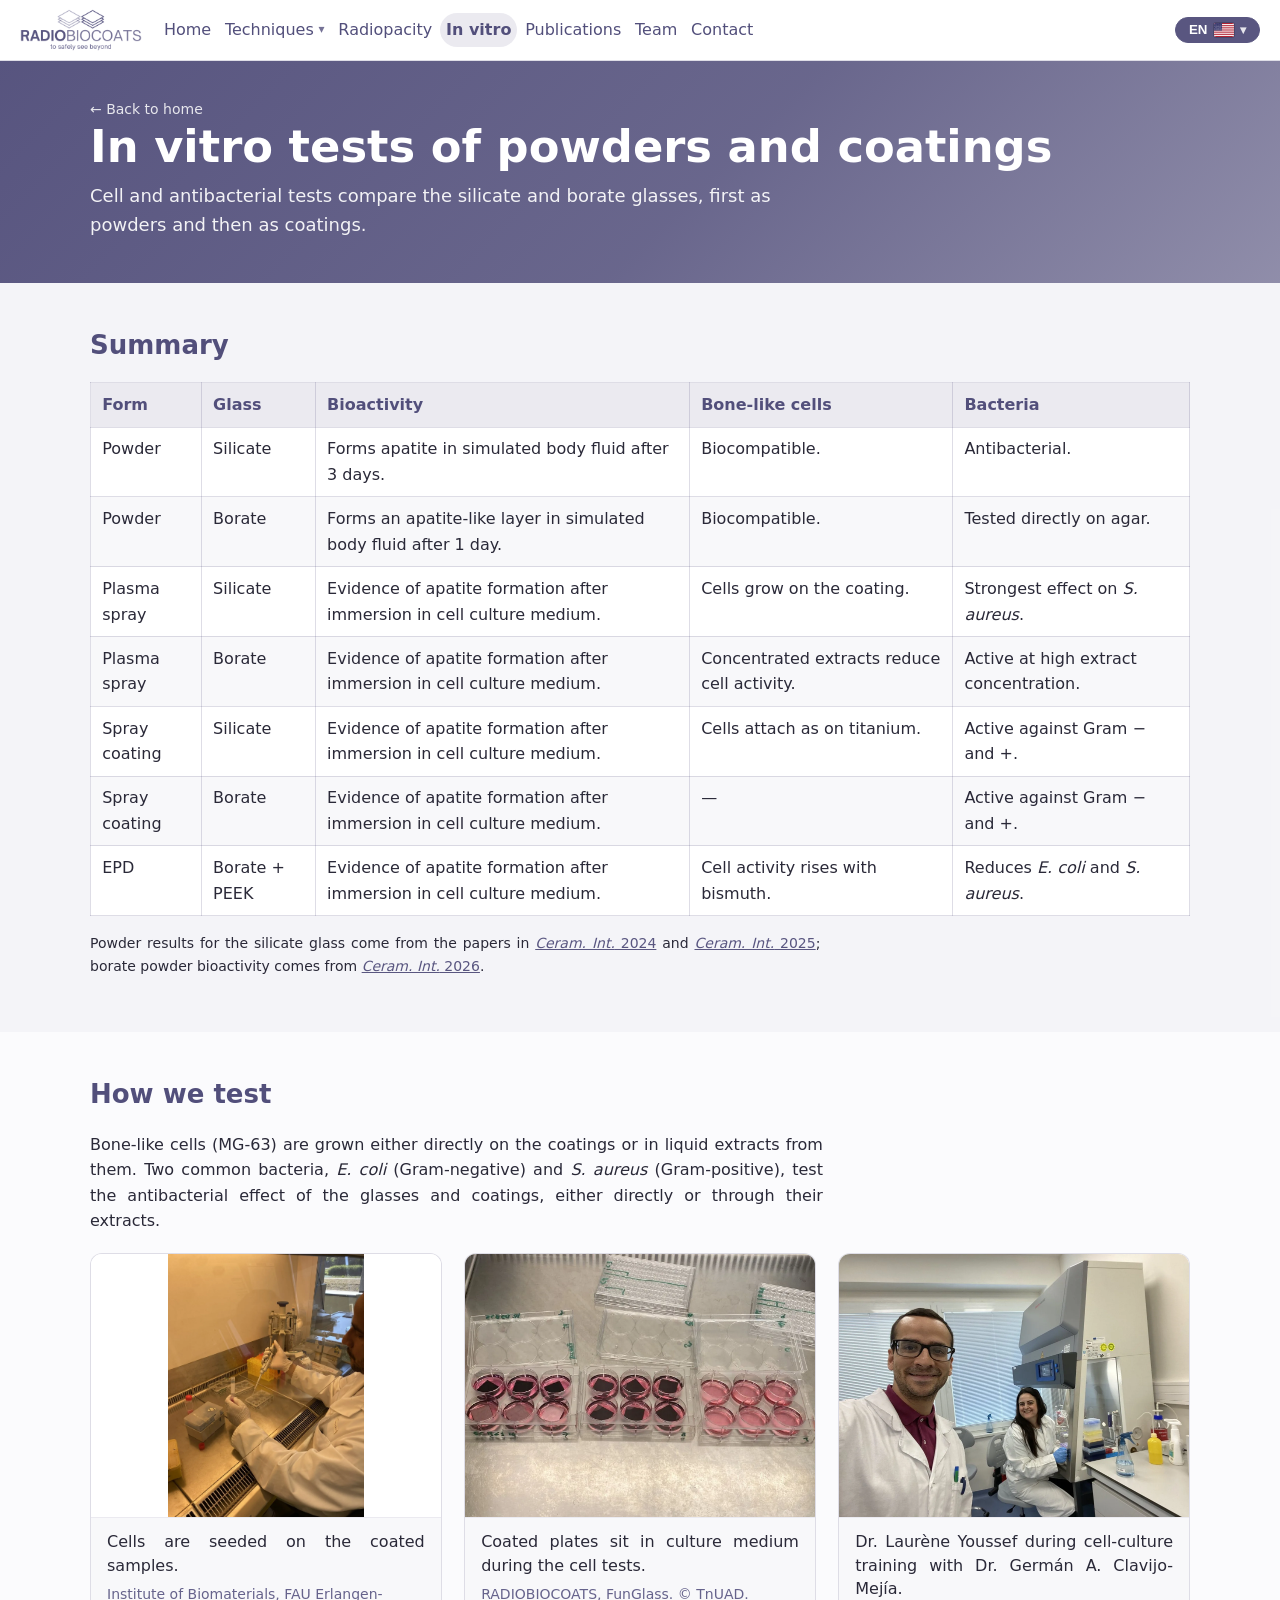
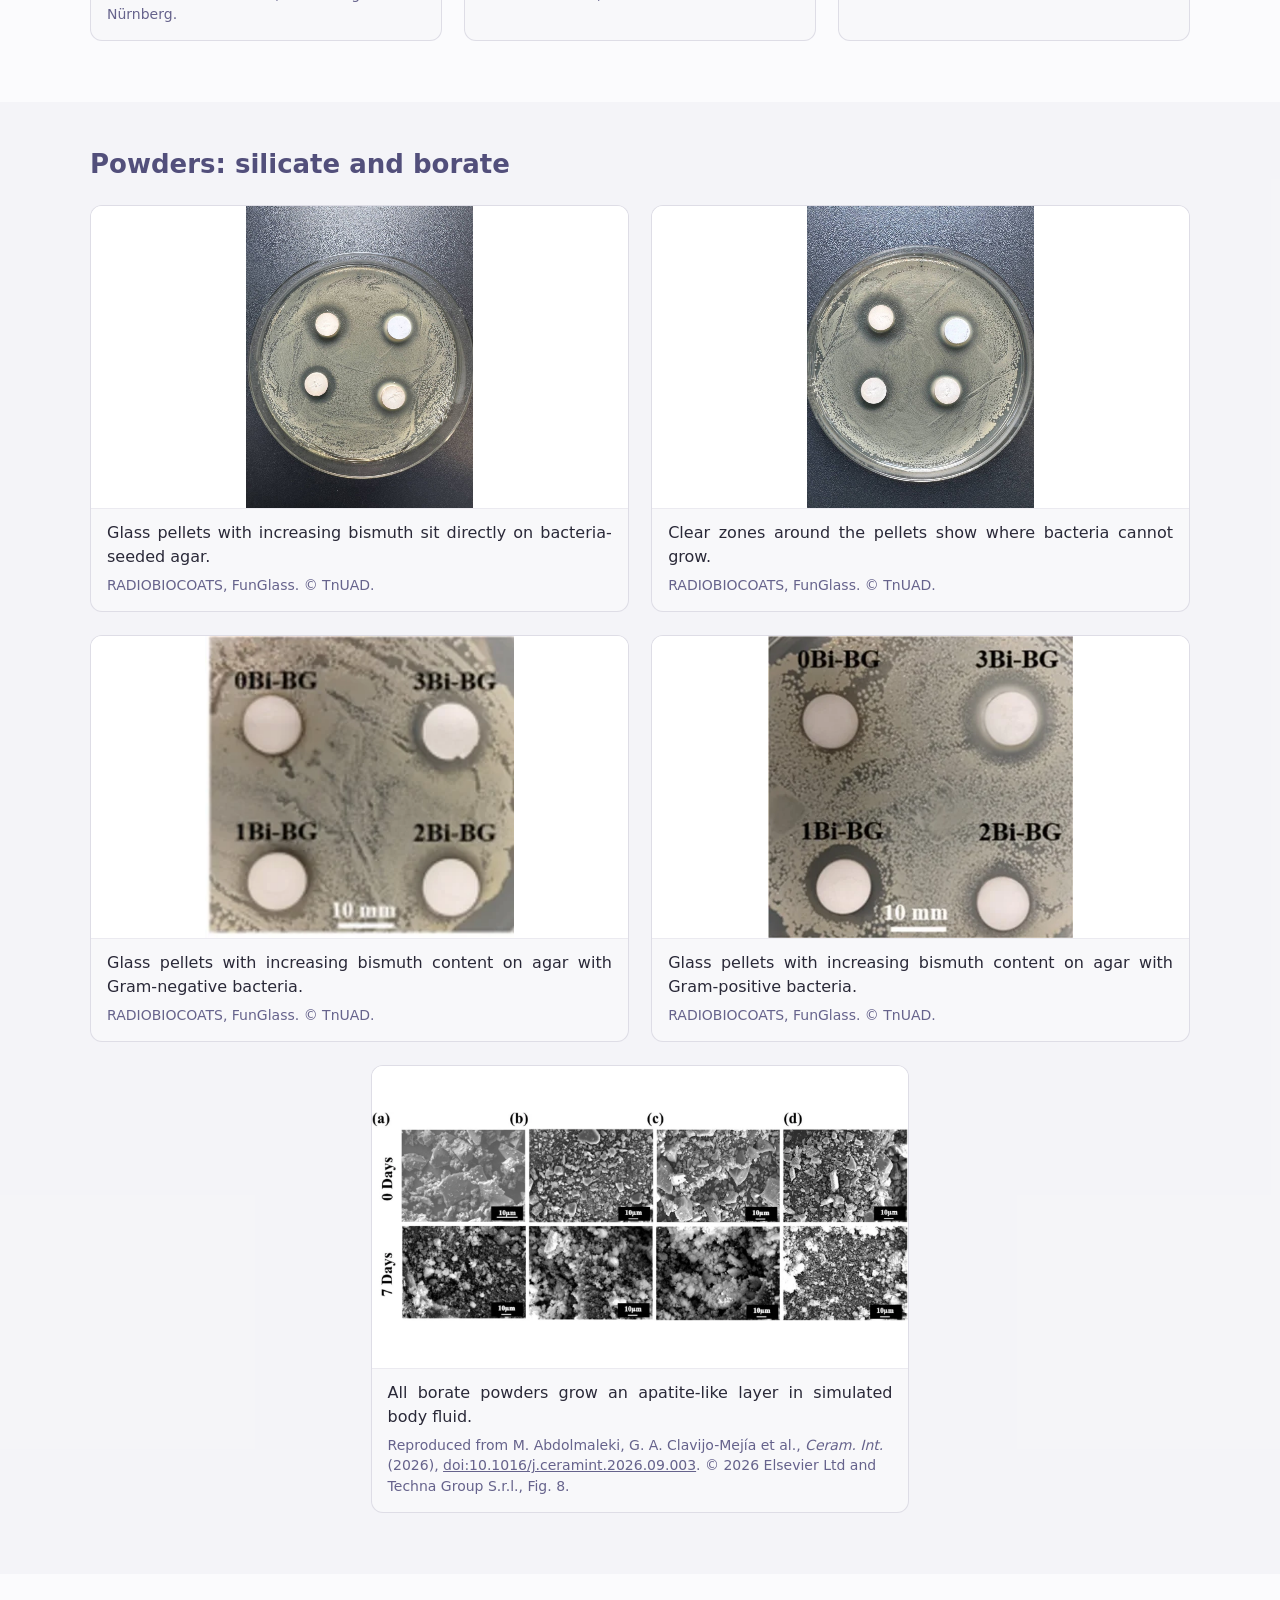
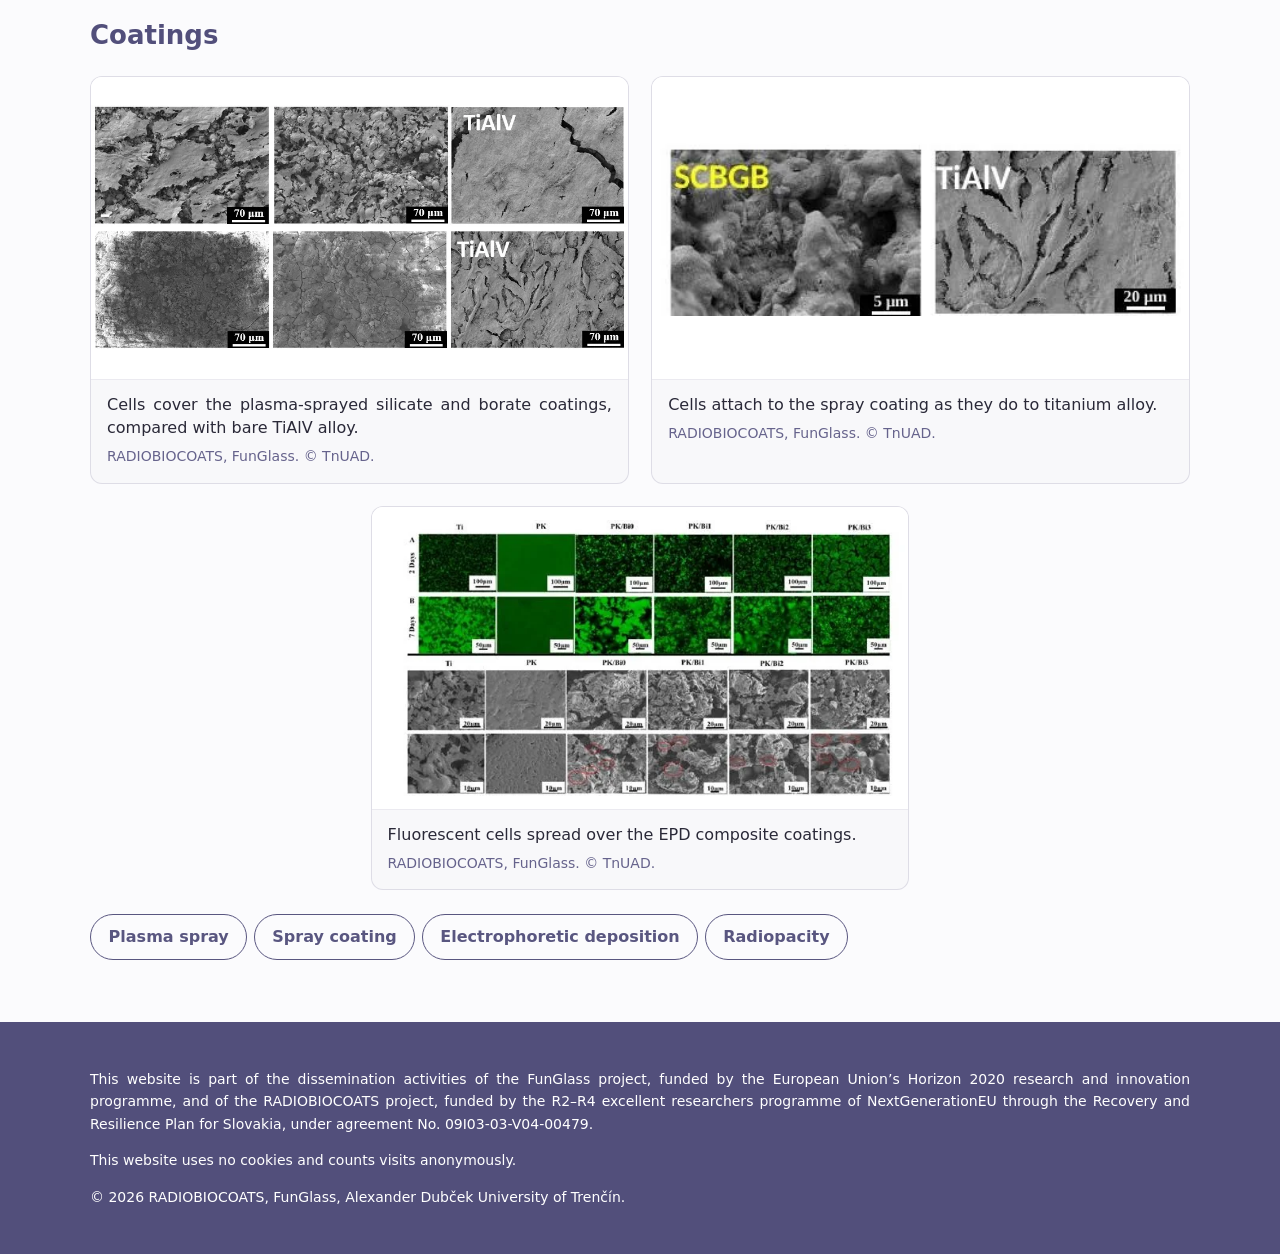
<file: invitro.html>
<!doctype html>
<html lang="en">
<head>
<meta charset="utf-8">
<meta name="viewport" content="width=device-width, initial-scale=1">
<title>In vitro tests – RADIOBIOCOATS</title>
<meta name="description" content="Cell and antibacterial tests of bismuth-containing silicate and borate bioactive glasses as powders and as coatings.">
<link rel="canonical" href="https://www.radiobiocoats.com/invitro.html">
<meta property="og:type" content="website">
<meta property="og:site_name" content="RADIOBIOCOATS">
<meta property="og:title" content="In vitro tests – RADIOBIOCOATS">
<meta property="og:description" content="Cell and antibacterial tests of bismuth-containing silicate and borate bioactive glasses as powders and as coatings.">
<meta property="og:url" content="https://www.radiobiocoats.com/invitro.html">
<meta property="og:image" content="https://www.radiobiocoats.com/assets/img/og-image.jpg">
<meta property="og:image:width" content="1200">
<meta property="og:image:height" content="630">
<meta property="og:image:alt" content="Collage of RADIOBIOCOATS work: glass, coatings, radiographs and cell cultures.">
<meta name="twitter:card" content="summary_large_image">
<link rel="icon" href="assets/img/logo-mark.png">
<link rel="stylesheet" href="style.css?v=4.18">
</head>
<body>
<header class="top"><div class="wrap">
<a class="brand" href="index.html"><img width="696" height="240" src="assets/img/logo.webp" alt="RADIOBIOCOATS – to safely see beyond"></a>
<nav aria-label="Main" id="mainNav"><a href="index.html"><span class="en">Home</span><span class="de">Startseite</span><span class="sk">Domov</span><span class="fr">Accueil</span><span class="es">Inicio</span></a><div class="navgroup"><button type="button" class="navgroup-btn" aria-expanded="false" aria-controls="navTech"><span class="en">Techniques</span><span class="de">Verfahren</span><span class="sk">Techniky</span><span class="fr">Techniques</span><span class="es">Técnicas</span><span class="caret" aria-hidden="true">▾</span></button><div class="navsub" id="navTech"><a href="aps.html"><span class="en">Atmospheric plasma spraying</span><span class="de">Atmosphärisches Plasmaspritzen</span><span class="sk">Atmosférické plazmové striekanie</span><span class="fr">Projection plasma atmosphérique</span><span class="es">Proyección por plasma atmosférico</span></a><a href="sc.html"><span class="en">Spray coating</span><span class="de">Spray Coating</span><span class="sk">Spray coating</span><span class="fr">Spray coating</span><span class="es">Spray coating</span></a><a href="epd.html"><span class="en">Electrophoretic deposition</span><span class="de">Elektrophoretische Abscheidung</span><span class="sk">Elektroforetická depozícia</span><span class="fr">Dépôt électrophorétique</span><span class="es">Deposición electroforética</span></a></div></div><a href="radiopacity.html"><span class="en">Radiopacity</span><span class="de">Röntgenopazität</span><span class="sk">Rádioopacita</span><span class="fr">Radio-opacité</span><span class="es">Radiopacidad</span></a><a href="invitro.html" aria-current="page"><span class="en">In vitro</span><span class="de">In vitro</span><span class="sk">In vitro</span><span class="fr">In vitro</span><span class="es">In vitro</span></a><a href="index.html#publications"><span class="en">Publications</span><span class="de">Publikationen</span><span class="sk">Publikácie</span><span class="fr">Publications</span><span class="es">Publicaciones</span></a><a href="index.html#collaborators"><span class="en">Team</span><span class="de">Team</span><span class="sk">Tím</span><span class="fr">Équipe</span><span class="es">Equipo</span></a><a href="index.html#contact"><span class="en">Contact</span><span class="de">Kontakt</span><span class="sk">Kontakt</span><span class="fr">Contact</span><span class="es">Contacto</span></a></nav>
<div class="langsel"><button id="langBtn" type="button" aria-haspopup="true" aria-expanded="false" aria-label="Language"><span class="code">EN</span><img src="assets/img/flags/us.svg" alt="" width="20" height="14"><span class="caret" aria-hidden="true">▾</span></button><ul class="langmenu" role="menu" hidden><li><button type="button" role="menuitemradio" data-lang="en"><span class="code">EN</span><img src="assets/img/flags/us.svg" alt="" width="20" height="14"><span class="lname">English</span></button></li><li><button type="button" role="menuitemradio" data-lang="de"><span class="code">DE</span><img src="assets/img/flags/de.svg" alt="" width="20" height="14"><span class="lname">Deutsch</span></button></li><li><button type="button" role="menuitemradio" data-lang="sk"><span class="code">SK</span><img src="assets/img/flags/sk.svg" alt="" width="20" height="14"><span class="lname">Slovenčina</span></button></li><li><button type="button" role="menuitemradio" data-lang="fr"><span class="code">FR</span><img src="assets/img/flags/fr.svg" alt="" width="20" height="14"><span class="lname">Français</span></button></li><li><button type="button" role="menuitemradio" data-lang="es"><span class="code">ES</span><img src="assets/img/flags/es.svg" alt="" width="20" height="14"><span class="lname">Español</span></button></li></ul></div><button class="navbtn" id="navBtn" type="button" aria-expanded="false" aria-controls="mainNav"><span class="bars" aria-hidden="true"></span><span class="en">Menu</span><span class="de">Menü</span><span class="sk">Menu</span><span class="fr">Menu</span><span class="es">Menú</span></button>
</div></header>
<main>
<div class="band"><div class="wrap"><a class="back" href="index.html"><span class="en">← Back to home</span><span class="de">← Zurück zur Startseite</span><span class="sk">← Späť na úvod</span><span class="fr">← Retour à l’accueil</span><span class="es">← Volver al inicio</span></a><h1><span class="en">In vitro tests of powders and coatings</span><span class="de">In-vitro-Tests von Pulvern und Beschichtungen</span><span class="sk">Testy in vitro práškov a povlakov</span><span class="fr">Tests in vitro des poudres et des revêtements</span><span class="es">Ensayos in vitro de polvos y recubrimientos</span></h1><p class="lead"><span class="en">Cell and antibacterial tests compare the silicate and borate glasses, first as powders and then as coatings.</span><span class="de">Zell- und antibakterielle Tests vergleichen das Silikat- und das Boratglas, zuerst als Pulver und dann als Beschichtungen.</span><span class="sk">Bunkové a antibakteriálne testy porovnávajú silikátové a borátové sklo, najprv vo forme práškov a potom povlakov.</span><span class="fr">Les tests cellulaires et antibactériens comparent les verres silicate et borate, d’abord sous forme de poudres puis de revêtements.</span><span class="es">Los ensayos celulares y antibacterianos comparan los vidrios de silicato y de borato, primero como polvo y después como recubrimiento.</span></p></div></div><section class="tint" id="summary"><div class="wrap"><h2><span class="en">Summary</span><span class="de">Zusammenfassung</span><span class="sk">Zhrnutie</span><span class="fr">Résumé</span><span class="es">Resumen</span></h2><div class="tbl"><table><thead><tr><th><span class="en">Form</span><span class="de">Form</span><span class="sk">Forma</span><span class="fr">Forme</span><span class="es">Forma</span></th><th><span class="en">Glass</span><span class="de">Glas</span><span class="sk">Sklo</span><span class="fr">Verre</span><span class="es">Vidrio</span></th><th><span class="en">Bioactivity</span><span class="de">Bioaktivität</span><span class="sk">Bioaktivita</span><span class="fr">Bioactivité</span><span class="es">Bioactividad</span></th><th><span class="en">Bone-like cells</span><span class="de">Knochenähnliche Zellen</span><span class="sk">Bunky podobné kostným</span><span class="fr">Cellules de type osseux</span><span class="es">Células de tipo óseo</span></th><th><span class="en">Bacteria</span><span class="de">Bakterien</span><span class="sk">Baktérie</span><span class="fr">Bactéries</span><span class="es">Bacterias</span></th></tr></thead><tbody><tr><td><span class="cell-label"><span class="en">Form</span><span class="de">Form</span><span class="sk">Forma</span><span class="fr">Forme</span><span class="es">Forma</span></span><span class="en">Powder</span><span class="de">Pulver</span><span class="sk">Prášok</span><span class="fr">Poudre</span><span class="es">Polvo</span></td><td><span class="cell-label"><span class="en">Glass</span><span class="de">Glas</span><span class="sk">Sklo</span><span class="fr">Verre</span><span class="es">Vidrio</span></span><span class="en">Silicate</span><span class="de">Silikat</span><span class="sk">Silikát</span><span class="fr">Silicate</span><span class="es">Silicato</span></td><td><span class="cell-label"><span class="en">Bioactivity</span><span class="de">Bioaktivität</span><span class="sk">Bioaktivita</span><span class="fr">Bioactivité</span><span class="es">Bioactividad</span></span><span class="en">Forms apatite in simulated body fluid after 3 days.</span><span class="de">Bildet nach 3 Tagen Apatit in simulierter Körperflüssigkeit.</span><span class="sk">Po 3 dňoch tvorí apatit v simulovanej telesnej tekutine.</span><span class="fr">Forme de l’apatite dans le fluide corporel simulé après 3 jours.</span><span class="es">Forma apatita en fluido corporal simulado tras 3 días.</span></td><td><span class="cell-label"><span class="en">Bone-like cells</span><span class="de">Knochenähnliche Zellen</span><span class="sk">Bunky podobné kostným</span><span class="fr">Cellules de type osseux</span><span class="es">Células de tipo óseo</span></span><span class="en">Biocompatible.</span><span class="de">Biokompatibel.</span><span class="sk">Biokompatibilné.</span><span class="fr">Biocompatible.</span><span class="es">Biocompatible.</span></td><td><span class="cell-label"><span class="en">Bacteria</span><span class="de">Bakterien</span><span class="sk">Baktérie</span><span class="fr">Bactéries</span><span class="es">Bacterias</span></span><span class="en">Antibacterial.</span><span class="de">Antibakteriell.</span><span class="sk">Antibakteriálne.</span><span class="fr">Antibactérien.</span><span class="es">Antibacteriano.</span></td></tr><tr><td><span class="cell-label"><span class="en">Form</span><span class="de">Form</span><span class="sk">Forma</span><span class="fr">Forme</span><span class="es">Forma</span></span><span class="en">Powder</span><span class="de">Pulver</span><span class="sk">Prášok</span><span class="fr">Poudre</span><span class="es">Polvo</span></td><td><span class="cell-label"><span class="en">Glass</span><span class="de">Glas</span><span class="sk">Sklo</span><span class="fr">Verre</span><span class="es">Vidrio</span></span><span class="en">Borate</span><span class="de">Borat</span><span class="sk">Borát</span><span class="fr">Borate</span><span class="es">Borato</span></td><td><span class="cell-label"><span class="en">Bioactivity</span><span class="de">Bioaktivität</span><span class="sk">Bioaktivita</span><span class="fr">Bioactivité</span><span class="es">Bioactividad</span></span><span class="en">Forms an apatite-like layer in simulated body fluid after 1 day.</span><span class="de">Bildet nach 1 Tag eine apatitähnliche Schicht in simulierter Körperflüssigkeit.</span><span class="sk">Po 1 dni tvorí vrstvu podobnú apatitu v simulovanej telesnej tekutine.</span><span class="fr">Forme une couche de type apatite dans le fluide corporel simulé après 1 jour.</span><span class="es">Forma una capa similar a la apatita en fluido corporal simulado tras 1 día.</span></td><td><span class="cell-label"><span class="en">Bone-like cells</span><span class="de">Knochenähnliche Zellen</span><span class="sk">Bunky podobné kostným</span><span class="fr">Cellules de type osseux</span><span class="es">Células de tipo óseo</span></span><span class="en">Biocompatible.</span><span class="de">Biokompatibel.</span><span class="sk">Biokompatibilné.</span><span class="fr">Biocompatible.</span><span class="es">Biocompatible.</span></td><td><span class="cell-label"><span class="en">Bacteria</span><span class="de">Bakterien</span><span class="sk">Baktérie</span><span class="fr">Bactéries</span><span class="es">Bacterias</span></span><span class="en">Tested directly on agar.</span><span class="de">Direkt auf Agar getestet.</span><span class="sk">Testované priamo na agare.</span><span class="fr">Testé directement sur gélose.</span><span class="es">Ensayado directamente en agar.</span></td></tr><tr><td><span class="cell-label"><span class="en">Form</span><span class="de">Form</span><span class="sk">Forma</span><span class="fr">Forme</span><span class="es">Forma</span></span><span class="en">Plasma spray</span><span class="de">Plasmaspritzen</span><span class="sk">Plazmové striekanie</span><span class="fr">Projection plasma</span><span class="es">Proyección por plasma</span></td><td><span class="cell-label"><span class="en">Glass</span><span class="de">Glas</span><span class="sk">Sklo</span><span class="fr">Verre</span><span class="es">Vidrio</span></span><span class="en">Silicate</span><span class="de">Silikat</span><span class="sk">Silikát</span><span class="fr">Silicate</span><span class="es">Silicato</span></td><td><span class="cell-label"><span class="en">Bioactivity</span><span class="de">Bioaktivität</span><span class="sk">Bioaktivita</span><span class="fr">Bioactivité</span><span class="es">Bioactividad</span></span><span class="en">Evidence of apatite formation after immersion in cell culture medium.</span><span class="de">Hinweise auf Apatitbildung nach Eintauchen in Zellkulturmedium.</span><span class="sk">Známky tvorby apatitu po ponorení do kultivačného média.</span><span class="fr">Signes de formation d’apatite après immersion dans le milieu de culture cellulaire.</span><span class="es">Indicios de formación de apatita tras la inmersión en medio de cultivo celular.</span></td><td><span class="cell-label"><span class="en">Bone-like cells</span><span class="de">Knochenähnliche Zellen</span><span class="sk">Bunky podobné kostným</span><span class="fr">Cellules de type osseux</span><span class="es">Células de tipo óseo</span></span><span class="en">Cells grow on the coating.</span><span class="de">Zellen wachsen auf der Beschichtung.</span><span class="sk">Bunky rastú na povlaku.</span><span class="fr">Les cellules se développent sur le revêtement.</span><span class="es">Las células crecen sobre el recubrimiento.</span></td><td><span class="cell-label"><span class="en">Bacteria</span><span class="de">Bakterien</span><span class="sk">Baktérie</span><span class="fr">Bactéries</span><span class="es">Bacterias</span></span><span class="en">Strongest effect on <i>S. aureus</i>.</span><span class="de">Stärkste Wirkung gegen <i>S. aureus</i>.</span><span class="sk">Najsilnejší účinok na <i>S. aureus</i>.</span><span class="fr">Effet le plus marqué sur <i>S. aureus</i>.</span><span class="es">Mayor efecto frente a <i>S. aureus</i>.</span></td></tr><tr><td><span class="cell-label"><span class="en">Form</span><span class="de">Form</span><span class="sk">Forma</span><span class="fr">Forme</span><span class="es">Forma</span></span><span class="en">Plasma spray</span><span class="de">Plasmaspritzen</span><span class="sk">Plazmové striekanie</span><span class="fr">Projection plasma</span><span class="es">Proyección por plasma</span></td><td><span class="cell-label"><span class="en">Glass</span><span class="de">Glas</span><span class="sk">Sklo</span><span class="fr">Verre</span><span class="es">Vidrio</span></span><span class="en">Borate</span><span class="de">Borat</span><span class="sk">Borát</span><span class="fr">Borate</span><span class="es">Borato</span></td><td><span class="cell-label"><span class="en">Bioactivity</span><span class="de">Bioaktivität</span><span class="sk">Bioaktivita</span><span class="fr">Bioactivité</span><span class="es">Bioactividad</span></span><span class="en">Evidence of apatite formation after immersion in cell culture medium.</span><span class="de">Hinweise auf Apatitbildung nach Eintauchen in Zellkulturmedium.</span><span class="sk">Známky tvorby apatitu po ponorení do kultivačného média.</span><span class="fr">Signes de formation d’apatite après immersion dans le milieu de culture cellulaire.</span><span class="es">Indicios de formación de apatita tras la inmersión en medio de cultivo celular.</span></td><td><span class="cell-label"><span class="en">Bone-like cells</span><span class="de">Knochenähnliche Zellen</span><span class="sk">Bunky podobné kostným</span><span class="fr">Cellules de type osseux</span><span class="es">Células de tipo óseo</span></span><span class="en">Concentrated extracts reduce cell activity.</span><span class="de">Konzentrierte Extrakte verringern die Zellaktivität.</span><span class="sk">Koncentrované extrakty znižujú aktivitu buniek.</span><span class="fr">Les extraits concentrés réduisent l’activité cellulaire.</span><span class="es">Los extractos concentrados reducen la actividad celular.</span></td><td><span class="cell-label"><span class="en">Bacteria</span><span class="de">Bakterien</span><span class="sk">Baktérie</span><span class="fr">Bactéries</span><span class="es">Bacterias</span></span><span class="en">Active at high extract concentration.</span><span class="de">Wirksam bei hoher Extraktkonzentration.</span><span class="sk">Účinné pri vysokej koncentrácii extraktu.</span><span class="fr">Actif à forte concentration d’extrait.</span><span class="es">Activo con extractos concentrados.</span></td></tr><tr><td><span class="cell-label"><span class="en">Form</span><span class="de">Form</span><span class="sk">Forma</span><span class="fr">Forme</span><span class="es">Forma</span></span><span class="en">Spray coating</span><span class="de">Spray Coating</span><span class="sk">Spray coating</span><span class="fr">Spray coating</span><span class="es">Spray coating</span></td><td><span class="cell-label"><span class="en">Glass</span><span class="de">Glas</span><span class="sk">Sklo</span><span class="fr">Verre</span><span class="es">Vidrio</span></span><span class="en">Silicate</span><span class="de">Silikat</span><span class="sk">Silikát</span><span class="fr">Silicate</span><span class="es">Silicato</span></td><td><span class="cell-label"><span class="en">Bioactivity</span><span class="de">Bioaktivität</span><span class="sk">Bioaktivita</span><span class="fr">Bioactivité</span><span class="es">Bioactividad</span></span><span class="en">Evidence of apatite formation after immersion in cell culture medium.</span><span class="de">Hinweise auf Apatitbildung nach Eintauchen in Zellkulturmedium.</span><span class="sk">Známky tvorby apatitu po ponorení do kultivačného média.</span><span class="fr">Signes de formation d’apatite après immersion dans le milieu de culture cellulaire.</span><span class="es">Indicios de formación de apatita tras la inmersión en medio de cultivo celular.</span></td><td><span class="cell-label"><span class="en">Bone-like cells</span><span class="de">Knochenähnliche Zellen</span><span class="sk">Bunky podobné kostným</span><span class="fr">Cellules de type osseux</span><span class="es">Células de tipo óseo</span></span><span class="en">Cells attach as on titanium.</span><span class="de">Zellen haften wie auf Titan.</span><span class="sk">Bunky priľnú ako k titánu.</span><span class="fr">Les cellules adhèrent comme sur le titane.</span><span class="es">Las células se adhieren como en el titanio.</span></td><td><span class="cell-label"><span class="en">Bacteria</span><span class="de">Bakterien</span><span class="sk">Baktérie</span><span class="fr">Bactéries</span><span class="es">Bacterias</span></span><span class="en">Active against Gram − and +.</span><span class="de">Wirksam gegen Gram − und +.</span><span class="sk">Účinné proti Gram − aj +.</span><span class="fr">Actif contre Gram − et +.</span><span class="es">Activo frente a Gram − y +.</span></td></tr><tr><td><span class="cell-label"><span class="en">Form</span><span class="de">Form</span><span class="sk">Forma</span><span class="fr">Forme</span><span class="es">Forma</span></span><span class="en">Spray coating</span><span class="de">Spray Coating</span><span class="sk">Spray coating</span><span class="fr">Spray coating</span><span class="es">Spray coating</span></td><td><span class="cell-label"><span class="en">Glass</span><span class="de">Glas</span><span class="sk">Sklo</span><span class="fr">Verre</span><span class="es">Vidrio</span></span><span class="en">Borate</span><span class="de">Borat</span><span class="sk">Borát</span><span class="fr">Borate</span><span class="es">Borato</span></td><td><span class="cell-label"><span class="en">Bioactivity</span><span class="de">Bioaktivität</span><span class="sk">Bioaktivita</span><span class="fr">Bioactivité</span><span class="es">Bioactividad</span></span><span class="en">Evidence of apatite formation after immersion in cell culture medium.</span><span class="de">Hinweise auf Apatitbildung nach Eintauchen in Zellkulturmedium.</span><span class="sk">Známky tvorby apatitu po ponorení do kultivačného média.</span><span class="fr">Signes de formation d’apatite après immersion dans le milieu de culture cellulaire.</span><span class="es">Indicios de formación de apatita tras la inmersión en medio de cultivo celular.</span></td><td><span class="cell-label"><span class="en">Bone-like cells</span><span class="de">Knochenähnliche Zellen</span><span class="sk">Bunky podobné kostným</span><span class="fr">Cellules de type osseux</span><span class="es">Células de tipo óseo</span></span><span class="en">—</span><span class="de">—</span><span class="sk">—</span><span class="fr">—</span><span class="es">—</span></td><td><span class="cell-label"><span class="en">Bacteria</span><span class="de">Bakterien</span><span class="sk">Baktérie</span><span class="fr">Bactéries</span><span class="es">Bacterias</span></span><span class="en">Active against Gram − and +.</span><span class="de">Wirksam gegen Gram − und +.</span><span class="sk">Účinné proti Gram − aj +.</span><span class="fr">Actif contre Gram − et +.</span><span class="es">Activo frente a Gram − y +.</span></td></tr><tr><td><span class="cell-label"><span class="en">Form</span><span class="de">Form</span><span class="sk">Forma</span><span class="fr">Forme</span><span class="es">Forma</span></span><span class="en">EPD</span><span class="de">EPD</span><span class="sk">EPD</span><span class="fr">EPD</span><span class="es">EPD</span></td><td><span class="cell-label"><span class="en">Glass</span><span class="de">Glas</span><span class="sk">Sklo</span><span class="fr">Verre</span><span class="es">Vidrio</span></span><span class="en">Borate + PEEK</span><span class="de">Borat + PEEK</span><span class="sk">Borát + PEEK</span><span class="fr">Borate + PEEK</span><span class="es">Borato + PEEK</span></td><td><span class="cell-label"><span class="en">Bioactivity</span><span class="de">Bioaktivität</span><span class="sk">Bioaktivita</span><span class="fr">Bioactivité</span><span class="es">Bioactividad</span></span><span class="en">Evidence of apatite formation after immersion in cell culture medium.</span><span class="de">Hinweise auf Apatitbildung nach Eintauchen in Zellkulturmedium.</span><span class="sk">Známky tvorby apatitu po ponorení do kultivačného média.</span><span class="fr">Signes de formation d’apatite après immersion dans le milieu de culture cellulaire.</span><span class="es">Indicios de formación de apatita tras la inmersión en medio de cultivo celular.</span></td><td><span class="cell-label"><span class="en">Bone-like cells</span><span class="de">Knochenähnliche Zellen</span><span class="sk">Bunky podobné kostným</span><span class="fr">Cellules de type osseux</span><span class="es">Células de tipo óseo</span></span><span class="en">Cell activity rises with bismuth.</span><span class="de">Die Zellaktivität steigt mit dem Bismutgehalt.</span><span class="sk">Aktivita buniek rastie s obsahom bizmutu.</span><span class="fr">L’activité cellulaire augmente avec le bismuth.</span><span class="es">La actividad celular aumenta con el bismuto.</span></td><td><span class="cell-label"><span class="en">Bacteria</span><span class="de">Bakterien</span><span class="sk">Baktérie</span><span class="fr">Bactéries</span><span class="es">Bacterias</span></span><span class="en">Reduces <i>E. coli</i> and <i>S. aureus</i>.</span><span class="de">Hemmt <i>E. coli</i> und <i>S. aureus</i>.</span><span class="sk">Znižuje rast <i>E. coli</i> a <i>S. aureus</i>.</span><span class="fr">Réduit <i>E. coli</i> et <i>S. aureus</i>.</span><span class="es">Reduce <i>E. coli</i> y <i>S. aureus</i>.</span></td></tr></tbody></table></div><p class="note"><span class="en">Powder results for the silicate glass come from the papers in</span><span class="de">Die Pulverergebnisse für das Silikatglas stammen aus den Artikeln in</span><span class="sk">Výsledky práškov silikátového skla pochádzajú z článkov v</span><span class="fr">Les résultats sur poudre du verre silicate proviennent des articles parus dans</span><span class="es">Los resultados de polvo del vidrio de silicato proceden de los artículos de</span> <a href="https://www.researchgate.net/publication/380332275_Bioactivity_of_radiopaque_45S5_bioactive_glass_with_progressive_additions_of_Bi2O3_a_dissolution_study_under_static_conditions" target="_blank" rel="noopener"><i>Ceram. Int.</i> 2024</a> <span class="en">and</span><span class="de">und</span><span class="sk">a</span><span class="fr">et</span><span class="es">y</span> <a href="https://www.researchgate.net/publication/393326125_Biocompatibility_and_antibacterial_activity_of_radiopaque_bismuth-containing_bioactive_glasses" target="_blank" rel="noopener"><i>Ceram. Int.</i> 2025</a>; <span class="en">borate powder bioactivity comes from</span><span class="de">die Bioaktivität des Boratpulvers stammt aus</span><span class="sk">bioaktivita borátového prášku pochádza z</span><span class="fr">la bioactivité de la poudre borate provient de</span><span class="es">la bioactividad del polvo de borato procede de</span> <a href="https://www.researchgate.net/publication/413892969_The_Effect_of_Bismuth_Oxide_Addition_on_Structure_Radiopacity_and_Acellular_Bioactivity_of_13-93B3_Borate_Bioactive_Glass" target="_blank" rel="noopener"><i>Ceram. Int.</i> 2026</a>.</p></div></section><section class="" id="methods"><div class="wrap"><h2><span class="en">How we test</span><span class="de">So testen wir</span><span class="sk">Ako testujeme</span><span class="fr">Comment nous testons</span><span class="es">Cómo ensayamos</span></h2><div class="prose"><p><span class="en">Bone-like cells (MG-63) are grown either directly on the coatings or in liquid extracts from them. Two common bacteria, <i>E. coli</i> (Gram-negative) and <i>S. aureus</i> (Gram-positive), test the antibacterial effect of the glasses and coatings, either directly or through their extracts.</span><span class="de">Knochenähnliche Zellen (MG-63) werden entweder direkt auf den Beschichtungen oder in flüssigen Extrakten daraus kultiviert. Zwei häufige Bakterien, <i>E. coli</i> (gramnegativ) und <i>S. aureus</i> (grampositiv), prüfen die antibakterielle Wirkung der Gläser und Beschichtungen, entweder direkt oder über deren Extrakte.</span><span class="sk">Bunky podobné kostným (MG-63) sa kultivujú buď priamo na povlakoch, alebo v tekutých extraktoch z nich. Dve bežné baktérie, <i>E. coli</i> (gramnegatívna) a <i>S. aureus</i> (grampozitívna), slúžia na overenie antibakteriálneho účinku skiel a povlakov, a to priamo alebo prostredníctvom ich extraktov.</span><span class="fr">Des cellules de type osseux (MG-63) sont cultivées soit directement sur les revêtements, soit dans des extraits liquides de ceux-ci. Deux bactéries courantes, <i>E. coli</i> (Gram négatif) et <i>S. aureus</i> (Gram positif), servent à tester l’effet antibactérien des verres et des revêtements, directement ou au moyen de leurs extraits.</span><span class="es">Las células de tipo óseo (MG-63) se cultivan directamente sobre los recubrimientos o en extractos líquidos obtenidos de ellos. Dos bacterias comunes, <i>E. coli</i> (Gram negativa) y <i>S. aureus</i> (Gram positiva), ponen a prueba el efecto antibacteriano de los vidrios y recubrimientos, ya sea directamente o a través de sus extractos.</span></p></div><div class="figs"><figure class="fig"><a class="img" href="assets/img/invitro-cell-seeding.webp"><img width="1050" height="1400" src="assets/img/invitro-cell-seeding.webp" loading="lazy" alt="Researcher pipetting cell suspension into well plates inside a biosafety cabinet."></a>
<figcaption><span class="en">Cells are seeded on the coated samples.</span><span class="de">Zellen werden auf die beschichteten Proben ausgesät.</span><span class="sk">Bunky sa vysievajú na povlakované vzorky.</span><span class="fr">Les cellules sont ensemencées sur les échantillons revêtus.</span><span class="es">Las células se siembran sobre las muestras recubiertas.</span><span class="credit"><span class="en">Institute of Biomaterials, FAU Erlangen-Nürnberg.</span><span class="de">Institut für Biomaterialien, FAU Erlangen-Nürnberg.</span><span class="sk">Inštitút biomateriálov, FAU Erlangen-Nürnberg.</span><span class="fr">Institut des biomatériaux, FAU Erlangen-Nuremberg.</span><span class="es">Instituto de Biomateriales, FAU Erlangen-Núremberg.</span></span></figcaption></figure>
<figure class="fig"><a class="img" href="assets/img/invitro-wells.webp"><img width="1200" height="900" src="assets/img/invitro-wells.webp" loading="lazy" alt="Coated and bare metal plates immersed in pink culture medium in six-well plates."></a>
<figcaption><span class="en">Coated plates sit in culture medium during the cell tests.</span><span class="de">Beschichtete Platten liegen während der Zelltests in Kulturmedium.</span><span class="sk">Povlakované platničky sú počas bunkových testov v kultivačnom médiu.</span><span class="fr">Les plaques revêtues reposent dans le milieu de culture pendant les tests cellulaires.</span><span class="es">Las placas recubiertas permanecen en medio de cultivo durante los ensayos celulares.</span><span class="credit">RADIOBIOCOATS, FunGlass. © TnUAD.</span></figcaption></figure>
<figure class="fig"><a class="img" href="assets/img/invitro-training-youssef.webp"><img width="1400" height="1050" src="assets/img/invitro-training-youssef.webp" loading="lazy" alt="Two researchers in a cell-culture laboratory next to a biosafety cabinet."></a>
<figcaption><span class="en">Dr. Laurène Youssef during cell-culture training with Dr. Germán A. Clavijo-Mejía.</span><span class="de">Dr. Laurène Youssef bei einer Zellkulturschulung mit Dr. Germán A. Clavijo-Mejía.</span><span class="sk">Dr. Laurène Youssef počas školenia bunkových kultúr s Dr. Germánom A. Clavijo-Mejíom.</span><span class="fr">La Dr Laurène Youssef lors d’une formation en culture cellulaire avec le Dr Germán A. Clavijo-Mejía.</span><span class="es">La Dra. Laurène Youssef durante su formación en cultivo celular con el Dr. Germán A. Clavijo-Mejía.</span></figcaption></figure>
</div></div></section><section class="tint" id="powders"><div class="wrap"><h2><span class="en">Powders: silicate and borate</span><span class="de">Pulver: Silikat und Borat</span><span class="sk">Prášky: silikát a borát</span><span class="fr">Poudres : silicate et borate</span><span class="es">Polvos: silicato y borato</span></h2><div class="figs wide"><figure class="fig"><a class="img" href="assets/img/powder-agar-1.jpg"><img width="900" height="1200" src="assets/img/powder-agar-1.jpg" loading="lazy" alt="Agar plate with four glass pellets."></a>
<figcaption><span class="en">Glass pellets with increasing bismuth sit directly on bacteria-seeded agar.</span><span class="de">Glaspellets mit steigendem Bismutgehalt liegen direkt auf mit Bakterien beimpftem Agar.</span><span class="sk">Sklenené pelety so stúpajúcim obsahom bizmutu ležia priamo na agare naočkovanom baktériami.</span><span class="fr">Des pastilles de verre de teneur croissante en bismuth sont posées directement sur une gélose ensemencée de bactéries.</span><span class="es">Pastillas de vidrio con bismuto creciente colocadas directamente sobre agar sembrado con bacterias.</span><span class="credit">RADIOBIOCOATS, FunGlass. © TnUAD.</span></figcaption></figure>
<figure class="fig"><a class="img" href="assets/img/powder-agar-2.jpg"><img width="900" height="1200" src="assets/img/powder-agar-2.jpg" loading="lazy" alt="Second agar plate with four glass pellets."></a>
<figcaption><span class="en">Clear zones around the pellets show where bacteria cannot grow.</span><span class="de">Klare Zonen um die Pellets zeigen, wo Bakterien nicht wachsen können.</span><span class="sk">Číre zóny okolo peliet ukazujú, kde baktérie nemôžu rásť.</span><span class="fr">Les zones claires autour des pastilles montrent où les bactéries ne peuvent pas se développer.</span><span class="es">Las zonas claras alrededor de las pastillas muestran dónde no pueden crecer las bacterias.</span><span class="credit">RADIOBIOCOATS, FunGlass. © TnUAD.</span></figcaption></figure>
<figure class="fig"><a class="img" href="assets/img/agar-pellets-gram-negative.webp"><img width="340" height="333" src="assets/img/agar-pellets-gram-negative.webp" loading="lazy" alt="Four glass pellets labelled 0Bi-BG to 3Bi-BG on an agar plate with clear zones around them."></a>
<figcaption><span class="en">Glass pellets with increasing bismuth content on agar with Gram-negative bacteria.</span><span class="de">Glaspellets mit steigendem Bismutgehalt auf Agar mit gramnegativen Bakterien.</span><span class="sk">Sklenené pelety so stúpajúcim obsahom bizmutu na agare s gramnegatívnymi baktériami.</span><span class="fr">Pastilles de verre de teneur croissante en bismuth sur gélose avec des bactéries Gram négatif.</span><span class="es">Pastillas de vidrio con contenido creciente de bismuto sobre agar con bacterias Gram negativas.</span><span class="credit">RADIOBIOCOATS, FunGlass. © TnUAD.</span></figcaption></figure>
<figure class="fig"><a class="img" href="assets/img/agar-pellets-gram-positive.webp"><img width="440" height="436" src="assets/img/agar-pellets-gram-positive.webp" loading="lazy" alt="Four glass pellets labelled 0Bi-BG to 3Bi-BG on an agar plate with clear zones around them."></a>
<figcaption><span class="en">Glass pellets with increasing bismuth content on agar with Gram-positive bacteria.</span><span class="de">Glaspellets mit steigendem Bismutgehalt auf Agar mit grampositiven Bakterien.</span><span class="sk">Sklenené pelety so stúpajúcim obsahom bizmutu na agare s grampozitívnymi baktériami.</span><span class="fr">Pastilles de verre de teneur croissante en bismuth sur gélose avec des bactéries Gram positif.</span><span class="es">Pastillas de vidrio con contenido creciente de bismuto sobre agar con bacterias Gram positivas.</span><span class="credit">RADIOBIOCOATS, FunGlass. © TnUAD.</span></figcaption></figure>
<figure class="fig"><a class="img" href="assets/img/fig-borate-sbf.webp"><img width="1600" height="624" src="assets/img/fig-borate-sbf.webp" loading="lazy" alt="Electron micrographs of borate glass powders before and after immersion in simulated body fluid."></a>
<figcaption><span class="en">All borate powders grow an apatite-like layer in simulated body fluid.</span><span class="de">Alle Boratpulver bilden in simulierter Körperflüssigkeit eine apatitähnliche Schicht.</span><span class="sk">Všetky borátové prášky tvoria v simulovanej telesnej tekutine vrstvu podobnú apatitu.</span><span class="fr">Toutes les poudres borate forment une couche de type apatite dans le fluide corporel simulé.</span><span class="es">Todos los polvos de borato desarrollan una capa tipo apatita en fluido corporal simulado.</span><span class="credit"><span class="en">Reproduced from</span><span class="de">Nachdruck aus</span><span class="sk">Prevzaté z</span><span class="fr">Reproduit de</span><span class="es">Reproducido de</span> M. Abdolmaleki, G. A. Clavijo-Mejía et al., <i>Ceram. Int.</i> (2026), <a href="https://www.researchgate.net/publication/413892969_The_Effect_of_Bismuth_Oxide_Addition_on_Structure_Radiopacity_and_Acellular_Bioactivity_of_13-93B3_Borate_Bioactive_Glass" target="_blank" rel="noopener">doi:10.1016/j.ceramint.2026.09.003</a>. © 2026 Elsevier Ltd and Techna Group S.r.l., Fig. 8.</span></figcaption></figure>
</div></div></section><section class="" id="coatings"><div class="wrap"><h2><span class="en">Coatings</span><span class="de">Beschichtungen</span><span class="sk">Povlaky</span><span class="fr">Revêtements</span><span class="es">Recubrimientos</span></h2><div class="figs wide"><figure class="fig"><a class="img" href="assets/img/cells-aps-sem.webp"><img width="952" height="436" src="assets/img/cells-aps-sem.webp" loading="lazy" alt="Electron micrographs of plasma-sprayed coatings after cell culture."></a>
<figcaption><span class="en">Cells cover the plasma-sprayed silicate and borate coatings, compared with bare TiAlV alloy.</span><span class="de">Zellen bedecken die plasmagespritzten Silikat- und Boratbeschichtungen, im Vergleich mit unbeschichteter TiAlV-Legierung.</span><span class="sk">Bunky pokrývajú plazmovo striekané silikátové a borátové povlaky v porovnaní s nepovlakovanou zliatinou TiAlV.</span><span class="fr">Les cellules recouvrent les revêtements silicate et borate projetés par plasma, par comparaison avec l’alliage TiAlV nu.</span><span class="es">Las células cubren los recubrimientos de silicato y de borato proyectados por plasma, en comparación con la aleación TiAlV sin recubrir.</span><span class="credit">RADIOBIOCOATS, FunGlass. © TnUAD.</span></figcaption></figure>
<figure class="fig"><a class="img" href="assets/img/cells-sc-sem.webp"><img width="447" height="147" src="assets/img/cells-sc-sem.webp" loading="lazy" alt="Electron micrographs of the spray coating and titanium alloy after cell culture."></a>
<figcaption><span class="en">Cells attach to the spray coating as they do to titanium alloy.</span><span class="de">Zellen haften auf der Spraybeschichtung genauso wie auf der Titanlegierung.</span><span class="sk">Bunky priľnú k povlaku spray coating rovnako ako k titánovej zliatine.</span><span class="fr">Les cellules adhèrent au revêtement par spray comme à l’alliage de titane.</span><span class="es">Las células se adhieren al recubrimiento por spray igual que a la aleación de titanio.</span><span class="credit">RADIOBIOCOATS, FunGlass. © TnUAD.</span></figcaption></figure>
<figure class="fig"><a class="img" href="assets/img/fig-epd-cells.webp"><img width="676" height="348" src="assets/img/fig-epd-cells.webp" loading="lazy" alt="Fluorescence images and electron micrographs of cells on EPD coatings."></a>
<figcaption><span class="en">Fluorescent cells spread over the EPD composite coatings.</span><span class="de">Fluoreszierende Zellen breiten sich über die EPD-Verbundbeschichtungen aus.</span><span class="sk">Fluorescenčné bunky sa rozprestierajú po kompozitných povlakoch EPD.</span><span class="fr">Des cellules fluorescentes s’étalent sur les revêtements composites EPD.</span><span class="es">Las células fluorescentes se extienden sobre los recubrimientos compuestos de EPD.</span><span class="credit">RADIOBIOCOATS, FunGlass. © TnUAD.</span></figcaption></figure>
</div><!-- TODO: añadir el nombre del autor/a de la tesis EPD en los créditos --><p><a class="btn ghost" href="aps.html"><span class="en">Plasma spray</span><span class="de">Plasmaspritzen</span><span class="sk">Plazmové striekanie</span><span class="fr">Projection plasma</span><span class="es">Proyección por plasma</span></a><a class="btn ghost" href="sc.html"><span class="en">Spray coating</span><span class="de">Spray Coating</span><span class="sk">Spray coating</span><span class="fr">Spray coating</span><span class="es">Spray coating</span></a><a class="btn ghost" href="epd.html"><span class="en">Electrophoretic deposition</span><span class="de">Elektrophoretische Abscheidung</span><span class="sk">Elektroforetická depozícia</span><span class="fr">Dépôt électrophorétique</span><span class="es">Deposición electroforética</span></a><a class="btn ghost" href="radiopacity.html"><span class="en">Radiopacity</span><span class="de">Röntgenopazität</span><span class="sk">Rádioopacita</span><span class="fr">Radio-opacité</span><span class="es">Radiopacidad</span></a></p></div></section>
</main>
<footer><div class="wrap">
<p><span class="en">This website is part of the dissemination activities of the FunGlass project, funded by the European Union’s Horizon 2020 research and innovation programme, and of the RADIOBIOCOATS project, funded by the R2–R4 excellent researchers programme of NextGenerationEU through the Recovery and Resilience Plan for Slovakia, under agreement No. 09I03-03-V04-00479.</span><span class="de">Diese Website ist Teil der Verbreitungsaktivitäten des Projekts FunGlass, gefördert durch das Forschungs- und Innovationsprogramm Horizont 2020 der Europäischen Union, und des Projekts RADIOBIOCOATS, gefördert durch das Programm für exzellente Forschende R2–R4 von NextGenerationEU über den Aufbauplan der Slowakei, im Rahmen der Vereinbarung Nr. 09I03-03-V04-00479.</span><span class="sk">Táto webová stránka je súčasťou diseminačných aktivít projektu FunGlass, financovaného z programu Európskej únie pre výskum a inovácie Horizont 2020, a projektu RADIOBIOCOATS, financovaného z programu pre excelentných výskumníkov R2–R4 NextGenerationEU prostredníctvom Plánu obnovy a odolnosti Slovenska, na základe zmluvy č. 09I03-03-V04-00479.</span><span class="fr">Ce site fait partie des activités de diffusion du projet FunGlass, financé par le programme de recherche et d’innovation Horizon 2020 de l’Union européenne, et du projet RADIOBIOCOATS, financé par le programme pour chercheurs d’excellence R2–R4 de NextGenerationEU dans le cadre du Plan de relance et de résilience de la Slovaquie, au titre de la convention n° 09I03-03-V04-00479.</span><span class="es">Este sitio web forma parte de las actividades de difusión del proyecto FunGlass, financiado por el programa de investigación e innovación Horizonte 2020 de la Unión Europea, y del proyecto RADIOBIOCOATS, financiado por el programa de investigadores excelentes R2–R4 de NextGenerationEU a través del Plan de Recuperación y Resiliencia de Eslovaquia, en virtud del acuerdo n.º 09I03-03-V04-00479.</span></p>
<p><span class="en">This website uses no cookies and counts visits anonymously.</span><span class="de">Diese Website verwendet keine Cookies und zählt Besuche anonym.</span><span class="sk">Táto webová stránka nepoužíva súbory cookie a návštevy počíta anonymne.</span><span class="fr">Ce site n’utilise pas de cookies et compte les visites de manière anonyme.</span><span class="es">Este sitio web no usa cookies y cuenta las visitas de forma anónima.</span></p>
<p>© 2026 RADIOBIOCOATS, <span class="en">FunGlass, Alexander Dubček University of Trenčín.</span><span class="de">FunGlass, Alexander-Dubček-Universität Trenčín.</span><span class="sk">FunGlass, Trenčianska univerzita Alexandra Dubčeka v Trenčíne.</span><span class="fr">FunGlass, Université Alexander Dubček de Trenčín.</span><span class="es">FunGlass, Universidad Alexander Dubček de Trenčín.</span></p>
</div></footer>
<script src="site.js?v=4.7"></script>
<!-- Cloudflare Web Analytics --><script type='module' src='https://static.cloudflareinsights.com/beacon.min.js' data-cf-beacon='{"token": "68aadb8ae0be40b483cdaa2f444f12ad"}'></script><!-- End Cloudflare Web Analytics -->
</body>
</html>
</file>
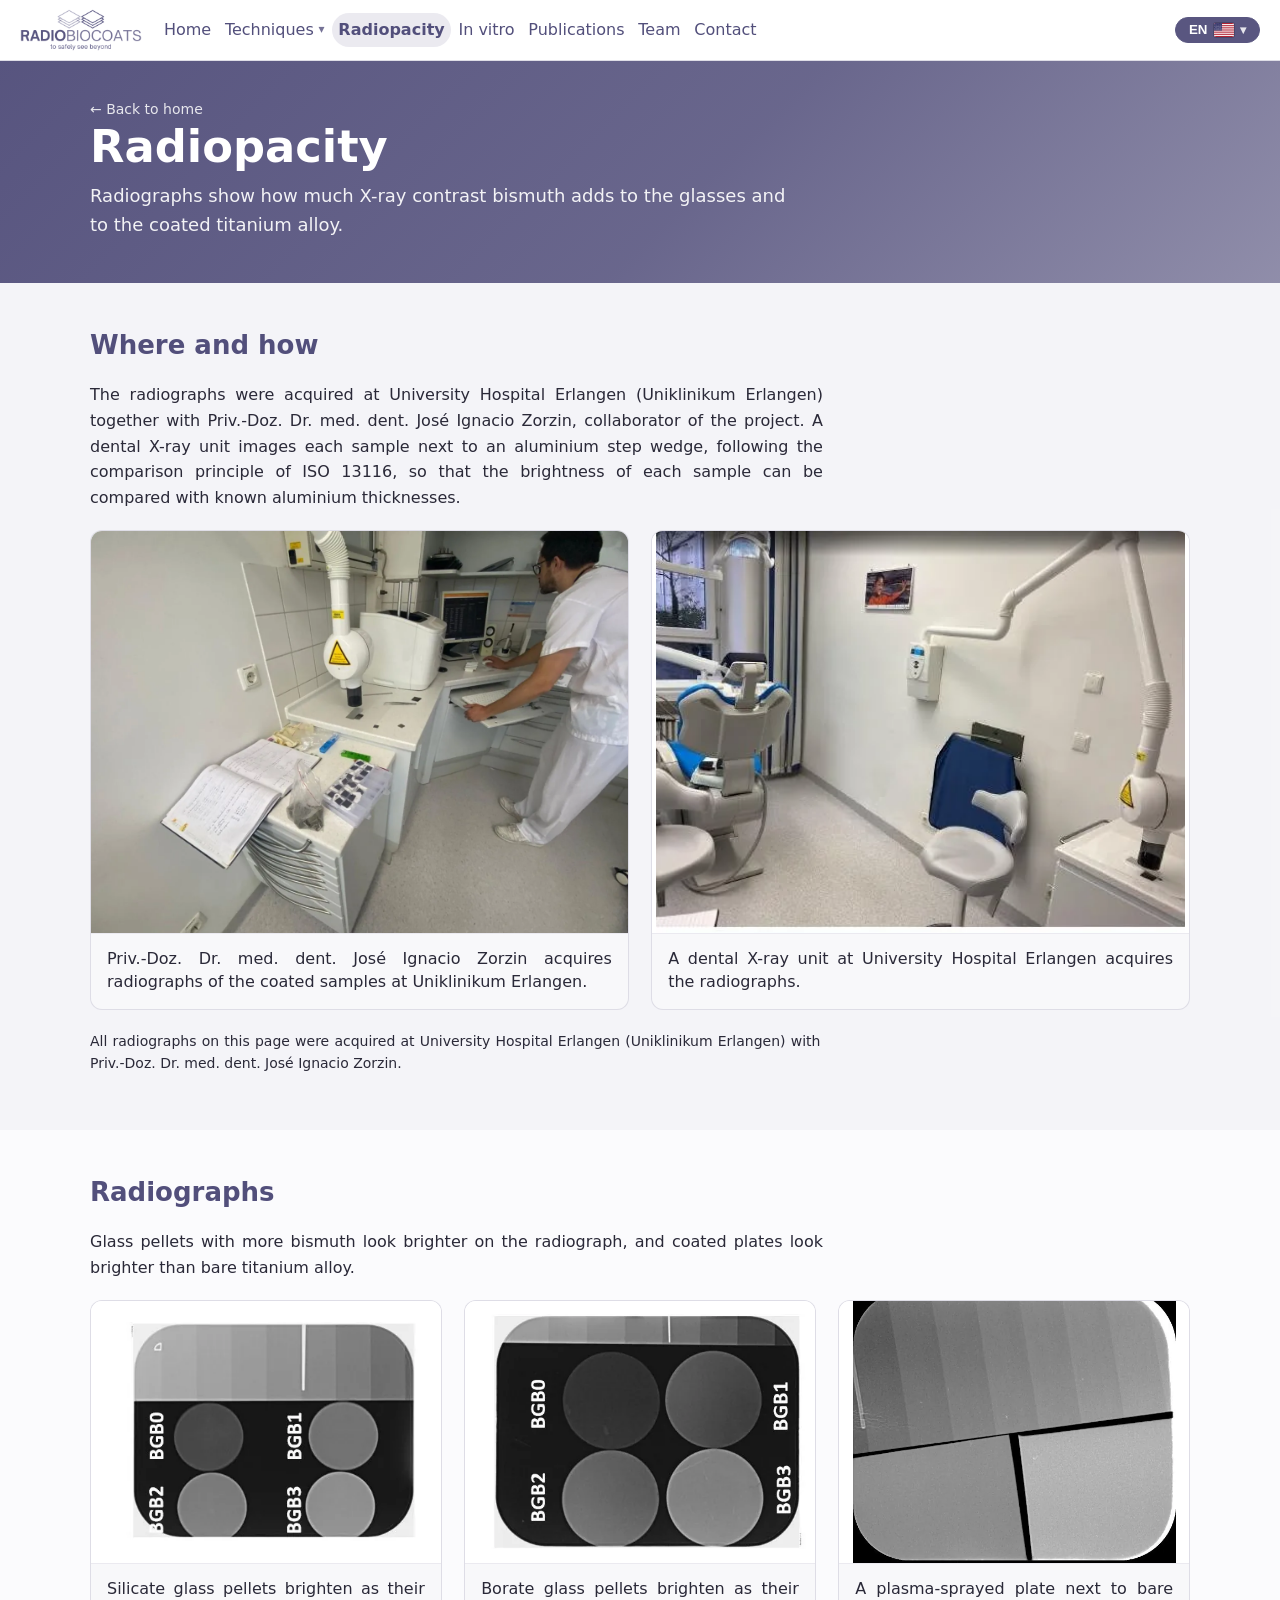
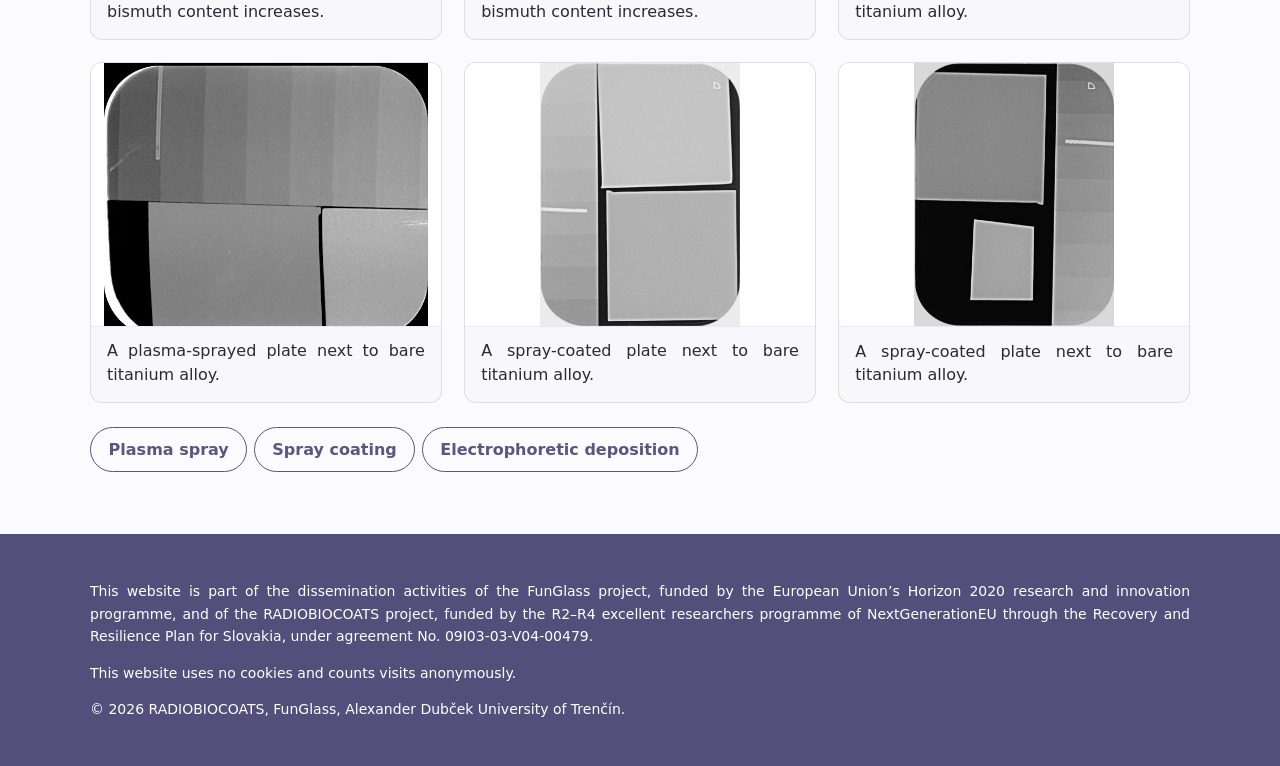
<file: radiopacity.html>
<!doctype html>
<html lang="en">
<head>
<meta charset="utf-8">
<meta name="viewport" content="width=device-width, initial-scale=1">
<title>Radiopacity – RADIOBIOCOATS</title>
<meta name="description" content="Radiographs of bismuth-containing silicate and borate glass pellets and coatings, acquired at University Hospital Erlangen.">
<link rel="canonical" href="https://www.radiobiocoats.com/radiopacity.html">
<meta property="og:type" content="website">
<meta property="og:site_name" content="RADIOBIOCOATS">
<meta property="og:title" content="Radiopacity – RADIOBIOCOATS">
<meta property="og:description" content="Radiographs of bismuth-containing silicate and borate glass pellets and coatings, acquired at University Hospital Erlangen.">
<meta property="og:url" content="https://www.radiobiocoats.com/radiopacity.html">
<meta property="og:image" content="https://www.radiobiocoats.com/assets/img/og-image.jpg">
<meta property="og:image:width" content="1200">
<meta property="og:image:height" content="630">
<meta property="og:image:alt" content="Collage of RADIOBIOCOATS work: glass, coatings, radiographs and cell cultures.">
<meta name="twitter:card" content="summary_large_image">
<link rel="icon" href="assets/img/logo-mark.png">
<link rel="stylesheet" href="style.css?v=4.18">
</head>
<body>
<header class="top"><div class="wrap">
<a class="brand" href="index.html"><img width="696" height="240" src="assets/img/logo.webp" alt="RADIOBIOCOATS – to safely see beyond"></a>
<nav aria-label="Main" id="mainNav"><a href="index.html"><span class="en">Home</span><span class="de">Startseite</span><span class="sk">Domov</span><span class="fr">Accueil</span><span class="es">Inicio</span></a><div class="navgroup"><button type="button" class="navgroup-btn" aria-expanded="false" aria-controls="navTech"><span class="en">Techniques</span><span class="de">Verfahren</span><span class="sk">Techniky</span><span class="fr">Techniques</span><span class="es">Técnicas</span><span class="caret" aria-hidden="true">▾</span></button><div class="navsub" id="navTech"><a href="aps.html"><span class="en">Atmospheric plasma spraying</span><span class="de">Atmosphärisches Plasmaspritzen</span><span class="sk">Atmosférické plazmové striekanie</span><span class="fr">Projection plasma atmosphérique</span><span class="es">Proyección por plasma atmosférico</span></a><a href="sc.html"><span class="en">Spray coating</span><span class="de">Spray Coating</span><span class="sk">Spray coating</span><span class="fr">Spray coating</span><span class="es">Spray coating</span></a><a href="epd.html"><span class="en">Electrophoretic deposition</span><span class="de">Elektrophoretische Abscheidung</span><span class="sk">Elektroforetická depozícia</span><span class="fr">Dépôt électrophorétique</span><span class="es">Deposición electroforética</span></a></div></div><a href="radiopacity.html" aria-current="page"><span class="en">Radiopacity</span><span class="de">Röntgenopazität</span><span class="sk">Rádioopacita</span><span class="fr">Radio-opacité</span><span class="es">Radiopacidad</span></a><a href="invitro.html"><span class="en">In vitro</span><span class="de">In vitro</span><span class="sk">In vitro</span><span class="fr">In vitro</span><span class="es">In vitro</span></a><a href="index.html#publications"><span class="en">Publications</span><span class="de">Publikationen</span><span class="sk">Publikácie</span><span class="fr">Publications</span><span class="es">Publicaciones</span></a><a href="index.html#collaborators"><span class="en">Team</span><span class="de">Team</span><span class="sk">Tím</span><span class="fr">Équipe</span><span class="es">Equipo</span></a><a href="index.html#contact"><span class="en">Contact</span><span class="de">Kontakt</span><span class="sk">Kontakt</span><span class="fr">Contact</span><span class="es">Contacto</span></a></nav>
<div class="langsel"><button id="langBtn" type="button" aria-haspopup="true" aria-expanded="false" aria-label="Language"><span class="code">EN</span><img src="assets/img/flags/us.svg" alt="" width="20" height="14"><span class="caret" aria-hidden="true">▾</span></button><ul class="langmenu" role="menu" hidden><li><button type="button" role="menuitemradio" data-lang="en"><span class="code">EN</span><img src="assets/img/flags/us.svg" alt="" width="20" height="14"><span class="lname">English</span></button></li><li><button type="button" role="menuitemradio" data-lang="de"><span class="code">DE</span><img src="assets/img/flags/de.svg" alt="" width="20" height="14"><span class="lname">Deutsch</span></button></li><li><button type="button" role="menuitemradio" data-lang="sk"><span class="code">SK</span><img src="assets/img/flags/sk.svg" alt="" width="20" height="14"><span class="lname">Slovenčina</span></button></li><li><button type="button" role="menuitemradio" data-lang="fr"><span class="code">FR</span><img src="assets/img/flags/fr.svg" alt="" width="20" height="14"><span class="lname">Français</span></button></li><li><button type="button" role="menuitemradio" data-lang="es"><span class="code">ES</span><img src="assets/img/flags/es.svg" alt="" width="20" height="14"><span class="lname">Español</span></button></li></ul></div><button class="navbtn" id="navBtn" type="button" aria-expanded="false" aria-controls="mainNav"><span class="bars" aria-hidden="true"></span><span class="en">Menu</span><span class="de">Menü</span><span class="sk">Menu</span><span class="fr">Menu</span><span class="es">Menú</span></button>
</div></header>
<main>
<div class="band"><div class="wrap"><a class="back" href="index.html"><span class="en">← Back to home</span><span class="de">← Zurück zur Startseite</span><span class="sk">← Späť na úvod</span><span class="fr">← Retour à l’accueil</span><span class="es">← Volver al inicio</span></a><h1><span class="en">Radiopacity</span><span class="de">Röntgenopazität</span><span class="sk">Rádioopacita</span><span class="fr">Radio-opacité</span><span class="es">Radiopacidad</span></h1><p class="lead"><span class="en">Radiographs show how much X-ray contrast bismuth adds to the glasses and to the coated titanium alloy.</span><span class="de">Röntgenbilder zeigen, wie viel Röntgenkontrast Bismut den Gläsern und der beschichteten Titanlegierung verleiht.</span><span class="sk">Röntgenové snímky ukazujú, aký röntgenový kontrast pridáva bizmut sklám a povlakovanej titánovej zliatine.</span><span class="fr">Les radiographies montrent le contraste radiographique que le bismuth apporte aux verres et à l’alliage de titane revêtu.</span><span class="es">Las radiografías muestran cuánto contraste de rayos X aporta el bismuto a los vidrios y a la aleación de titanio recubierta.</span></p></div></div><section class="tint"><div class="wrap"><h2><span class="en">Where and how</span><span class="de">Wo und wie</span><span class="sk">Kde a ako</span><span class="fr">Où et comment</span><span class="es">Dónde y cómo</span></h2><div class="prose"><p><span class="en">The radiographs were acquired at University Hospital Erlangen (Uniklinikum Erlangen) together with Priv.-Doz. Dr. med. dent. José Ignacio Zorzin, collaborator of the project. A dental X-ray unit images each sample next to an aluminium step wedge, following the comparison principle of ISO 13116, so that the brightness of each sample can be compared with known aluminium thicknesses.</span><span class="de">Die Röntgenbilder entstanden am Uniklinikum Erlangen gemeinsam mit Priv.-Doz. Dr. med. dent. José Ignacio Zorzin, Partner des Projekts. Ein zahnärztliches Röntgengerät bildet jede Probe neben einem Aluminium-Stufenkeil ab, nach dem Vergleichsprinzip der ISO 13116, sodass die Helligkeit jeder Probe mit bekannten Aluminiumdicken verglichen werden kann.</span><span class="sk">Röntgenové snímky vznikli v Uniklinikum Erlangen spolu s Priv.-Doz. Dr. med. dent. Josém Ignaciom Zorzinom, spolupracovníkom projektu. Zubný röntgenový prístroj sníma každú vzorku vedľa hliníkového stupňovitého klinu podľa princípu porovnania normy ISO 13116, aby sa jas každej vzorky dal porovnať so známymi hrúbkami hliníka.</span><span class="fr">Les radiographies ont été réalisées à l’hôpital universitaire d’Erlangen (Uniklinikum Erlangen) avec le Priv.-Doz. Dr. med. dent. José Ignacio Zorzin, collaborateur du projet. Un appareil de radiographie dentaire image chaque échantillon à côté d’un coin à gradins en aluminium, selon le principe de comparaison de la norme ISO 13116, afin de comparer la luminosité de chaque échantillon à des épaisseurs d’aluminium connues.</span><span class="es">Las radiografías se adquirieron en el Hospital Universitario de Erlangen (Uniklinikum Erlangen) junto con Priv.-Doz. Dr. med. dent. José Ignacio Zorzin, colaborador del proyecto. Un equipo de rayos X dental obtiene la imagen de cada muestra junto a una cuña escalonada de aluminio, según el principio de comparación de la ISO 13116, para comparar la claridad de cada muestra con espesores de aluminio conocidos.</span></p></div><div class="figs"><figure class="fig"><a class="img" href="assets/img/rad-zorzin-xray.webp"><img width="1280" height="960" src="assets/img/rad-zorzin-xray.webp" loading="lazy" alt="Researcher at a dental X-ray workstation with coated samples on the bench."></a>
<figcaption><span class="en">Priv.-Doz. Dr. med. dent. José Ignacio Zorzin acquires radiographs of the coated samples at Uniklinikum Erlangen.</span><span class="de">Priv.-Doz. Dr. med. dent. José Ignacio Zorzin fertigt am Uniklinikum Erlangen Röntgenbilder der beschichteten Proben an.</span><span class="sk">Priv.-Doz. Dr. med. dent. José Ignacio Zorzin sníma povlakované vzorky v Uniklinikum Erlangen.</span><span class="fr">Le Priv.-Doz. Dr. med. dent. José Ignacio Zorzin réalise les radiographies des échantillons revêtus à l’Uniklinikum Erlangen.</span><span class="es">El Priv.-Doz. Dr. med. dent. José Ignacio Zorzin adquiere radiografías de las muestras recubiertas en el Hospital Universitario de Erlangen.</span></figcaption></figure>
<figure class="fig"><a class="img" href="assets/img/lab-xray-room.webp"><img width="516" height="393" src="assets/img/lab-xray-room.webp" loading="lazy" alt="Dental X-ray unit in a clinical room."></a>
<figcaption><span class="en">A dental X-ray unit at University Hospital Erlangen acquires the radiographs.</span><span class="de">Ein zahnärztliches Röntgengerät am Uniklinikum Erlangen erstellt die Röntgenbilder.</span><span class="sk">Röntgenové snímky zhotovuje zubný röntgenový prístroj v Uniklinikum Erlangen.</span><span class="fr">Un appareil de radiographie dentaire de l’Uniklinikum Erlangen réalise les radiographies.</span><span class="es">Un equipo de rayos X dental del Hospital Universitario de Erlangen adquiere las radiografías.</span></figcaption></figure>
</div><p class="note"><span class="en">All radiographs on this page were acquired at University Hospital Erlangen (Uniklinikum Erlangen) with Priv.-Doz. Dr. med. dent. José Ignacio Zorzin.</span><span class="de">Alle Röntgenbilder auf dieser Seite entstanden am Uniklinikum Erlangen mit Priv.-Doz. Dr. med. dent. José Ignacio Zorzin.</span><span class="sk">Všetky röntgenové snímky na tejto stránke boli zhotovené v Uniklinikum Erlangen s Priv.-Doz. Dr. med. dent. Josém Ignaciom Zorzinom.</span><span class="fr">Toutes les radiographies de cette page ont été réalisées à l’Uniklinikum Erlangen avec le Priv.-Doz. Dr. med. dent. José Ignacio Zorzin.</span><span class="es">Todas las radiografías de esta página se adquirieron en el Hospital Universitario de Erlangen (Uniklinikum Erlangen) con el Priv.-Doz. Dr. med. dent. José Ignacio Zorzin.</span></p></div></section><section class=""><div class="wrap"><h2><span class="en">Radiographs</span><span class="de">Röntgenbilder</span><span class="sk">Röntgenové snímky</span><span class="fr">Radiographies</span><span class="es">Radiografías</span></h2><p class="prose"><span class="en">Glass pellets with more bismuth look brighter on the radiograph, and coated plates look brighter than bare titanium alloy.</span><span class="de">Glaspellets mit mehr Bismut erscheinen auf dem Röntgenbild heller, und beschichtete Platten heller als unbeschichtete Titanlegierung.</span><span class="sk">Sklenené pelety s vyšším obsahom bizmutu sú na röntgenovej snímke svetlejšie a povlakované platničky sú svetlejšie ako nepovlakovaná titánová zliatina.</span><span class="fr">Les pastilles de verre plus riches en bismuth apparaissent plus claires sur la radiographie, et les plaques revêtues plus claires que l’alliage de titane nu.</span><span class="es">Las pastillas de vidrio con más bismuto se ven más claras en la radiografía, y las placas recubiertas se ven más claras que la aleación de titanio sin recubrir.</span></p><div class="figs"><figure class="fig"><a class="img" href="assets/img/rad-pellets-silicate.webp"><img width="459" height="288" src="assets/img/rad-pellets-silicate.webp" loading="lazy" alt="Radiograph of four silicate glass pellets."></a>
<figcaption><span class="en">Silicate glass pellets brighten as their bismuth content increases.</span><span class="de">Silikatglas-Pellets werden mit steigendem Bismutgehalt heller.</span><span class="sk">Pelety silikátového skla sú so stúpajúcim obsahom bizmutu svetlejšie.</span><span class="fr">Les pastilles de verre silicate s’éclaircissent à mesure que leur teneur en bismuth augmente.</span><span class="es">Las pastillas de vidrio de silicato se aclaran al aumentar su contenido de bismuto.</span></figcaption></figure>
<figure class="fig"><a class="img" href="assets/img/rad-pellets-borate.webp"><img width="511" height="343" src="assets/img/rad-pellets-borate.webp" loading="lazy" alt="Radiograph of four borate glass pellets."></a>
<figcaption><span class="en">Borate glass pellets brighten as their bismuth content increases.</span><span class="de">Boratglas-Pellets werden mit steigendem Bismutgehalt heller.</span><span class="sk">Pelety borátového skla sú so stúpajúcim obsahom bizmutu svetlejšie.</span><span class="fr">Les pastilles de verre borate s’éclaircissent à mesure que leur teneur en bismuth augmente.</span><span class="es">Las pastillas de vidrio de borato se aclaran al aumentar su contenido de bismuto.</span></figcaption></figure>
<figure class="fig"><a class="img" href="assets/img/rad-aps-3.webp"><img width="614" height="499" src="assets/img/rad-aps-3.webp" loading="lazy" alt="Radiograph of samples next to an aluminium step wedge."></a>
<figcaption><span class="en">A plasma-sprayed plate next to bare titanium alloy.</span><span class="de">Eine plasmagespritzte Platte neben unbeschichteter Titanlegierung.</span><span class="sk">Plazmovo striekaná platnička vedľa nepovlakovanej titánovej zliatiny.</span><span class="fr">Une plaque projetée par plasma à côté d’un alliage de titane nu.</span><span class="es">Una placa proyectada por plasma junto a la aleación de titanio sin recubrir.</span></figcaption></figure>
<figure class="fig"><a class="img" href="assets/img/rad-aps-5.webp"><img width="616" height="499" src="assets/img/rad-aps-5.webp" loading="lazy" alt="Radiograph of samples next to an aluminium step wedge."></a>
<figcaption><span class="en">A plasma-sprayed plate next to bare titanium alloy.</span><span class="de">Eine plasmagespritzte Platte neben unbeschichteter Titanlegierung.</span><span class="sk">Plazmovo striekaná platnička vedľa nepovlakovanej titánovej zliatiny.</span><span class="fr">Une plaque projetée par plasma à côté d’un alliage de titane nu.</span><span class="es">Una placa proyectada por plasma junto a la aleación de titanio sin recubrir.</span></figcaption></figure>
<figure class="fig"><a class="img" href="assets/img/rad-sc-1.webp"><img width="765" height="1000" src="assets/img/rad-sc-1.webp" loading="lazy" alt="Radiograph of samples next to an aluminium step wedge."></a>
<figcaption><span class="en">A spray-coated plate next to bare titanium alloy.</span><span class="de">Eine Spray-beschichtete Platte neben unbeschichteter Titanlegierung.</span><span class="sk">Platnička s povlakom spray coating vedľa nepovlakovanej titánovej zliatiny.</span><span class="fr">Une plaque revêtue par spray à côté d’un alliage de titane nu.</span><span class="es">Una placa recubierta por spray junto a la aleación de titanio sin recubrir.</span></figcaption></figure>
<figure class="fig"><a class="img" href="assets/img/rad-sc-2.webp"><img width="762" height="1000" src="assets/img/rad-sc-2.webp" loading="lazy" alt="Radiograph of samples next to an aluminium step wedge."></a>
<figcaption><span class="en">A spray-coated plate next to bare titanium alloy.</span><span class="de">Eine Spray-beschichtete Platte neben unbeschichteter Titanlegierung.</span><span class="sk">Platnička s povlakom spray coating vedľa nepovlakovanej titánovej zliatiny.</span><span class="fr">Une plaque revêtue par spray à côté d’un alliage de titane nu.</span><span class="es">Una placa recubierta por spray junto a la aleación de titanio sin recubrir.</span></figcaption></figure>
</div><p><a class="btn ghost" href="aps.html"><span class="en">Plasma spray</span><span class="de">Plasmaspritzen</span><span class="sk">Plazmové striekanie</span><span class="fr">Projection plasma</span><span class="es">Proyección por plasma</span></a><a class="btn ghost" href="sc.html"><span class="en">Spray coating</span><span class="de">Spray Coating</span><span class="sk">Spray coating</span><span class="fr">Spray coating</span><span class="es">Spray coating</span></a><a class="btn ghost" href="epd.html"><span class="en">Electrophoretic deposition</span><span class="de">Elektrophoretische Abscheidung</span><span class="sk">Elektroforetická depozícia</span><span class="fr">Dépôt électrophorétique</span><span class="es">Deposición electroforética</span></a></p></div></section>
</main>
<footer><div class="wrap">
<p><span class="en">This website is part of the dissemination activities of the FunGlass project, funded by the European Union’s Horizon 2020 research and innovation programme, and of the RADIOBIOCOATS project, funded by the R2–R4 excellent researchers programme of NextGenerationEU through the Recovery and Resilience Plan for Slovakia, under agreement No. 09I03-03-V04-00479.</span><span class="de">Diese Website ist Teil der Verbreitungsaktivitäten des Projekts FunGlass, gefördert durch das Forschungs- und Innovationsprogramm Horizont 2020 der Europäischen Union, und des Projekts RADIOBIOCOATS, gefördert durch das Programm für exzellente Forschende R2–R4 von NextGenerationEU über den Aufbauplan der Slowakei, im Rahmen der Vereinbarung Nr. 09I03-03-V04-00479.</span><span class="sk">Táto webová stránka je súčasťou diseminačných aktivít projektu FunGlass, financovaného z programu Európskej únie pre výskum a inovácie Horizont 2020, a projektu RADIOBIOCOATS, financovaného z programu pre excelentných výskumníkov R2–R4 NextGenerationEU prostredníctvom Plánu obnovy a odolnosti Slovenska, na základe zmluvy č. 09I03-03-V04-00479.</span><span class="fr">Ce site fait partie des activités de diffusion du projet FunGlass, financé par le programme de recherche et d’innovation Horizon 2020 de l’Union européenne, et du projet RADIOBIOCOATS, financé par le programme pour chercheurs d’excellence R2–R4 de NextGenerationEU dans le cadre du Plan de relance et de résilience de la Slovaquie, au titre de la convention n° 09I03-03-V04-00479.</span><span class="es">Este sitio web forma parte de las actividades de difusión del proyecto FunGlass, financiado por el programa de investigación e innovación Horizonte 2020 de la Unión Europea, y del proyecto RADIOBIOCOATS, financiado por el programa de investigadores excelentes R2–R4 de NextGenerationEU a través del Plan de Recuperación y Resiliencia de Eslovaquia, en virtud del acuerdo n.º 09I03-03-V04-00479.</span></p>
<p><span class="en">This website uses no cookies and counts visits anonymously.</span><span class="de">Diese Website verwendet keine Cookies und zählt Besuche anonym.</span><span class="sk">Táto webová stránka nepoužíva súbory cookie a návštevy počíta anonymne.</span><span class="fr">Ce site n’utilise pas de cookies et compte les visites de manière anonyme.</span><span class="es">Este sitio web no usa cookies y cuenta las visitas de forma anónima.</span></p>
<p>© 2026 RADIOBIOCOATS, <span class="en">FunGlass, Alexander Dubček University of Trenčín.</span><span class="de">FunGlass, Alexander-Dubček-Universität Trenčín.</span><span class="sk">FunGlass, Trenčianska univerzita Alexandra Dubčeka v Trenčíne.</span><span class="fr">FunGlass, Université Alexander Dubček de Trenčín.</span><span class="es">FunGlass, Universidad Alexander Dubček de Trenčín.</span></p>
</div></footer>
<script src="site.js?v=4.7"></script>
<!-- Cloudflare Web Analytics --><script type='module' src='https://static.cloudflareinsights.com/beacon.min.js' data-cf-beacon='{"token": "68aadb8ae0be40b483cdaa2f444f12ad"}'></script><!-- End Cloudflare Web Analytics -->
</body>
</html>
</file>
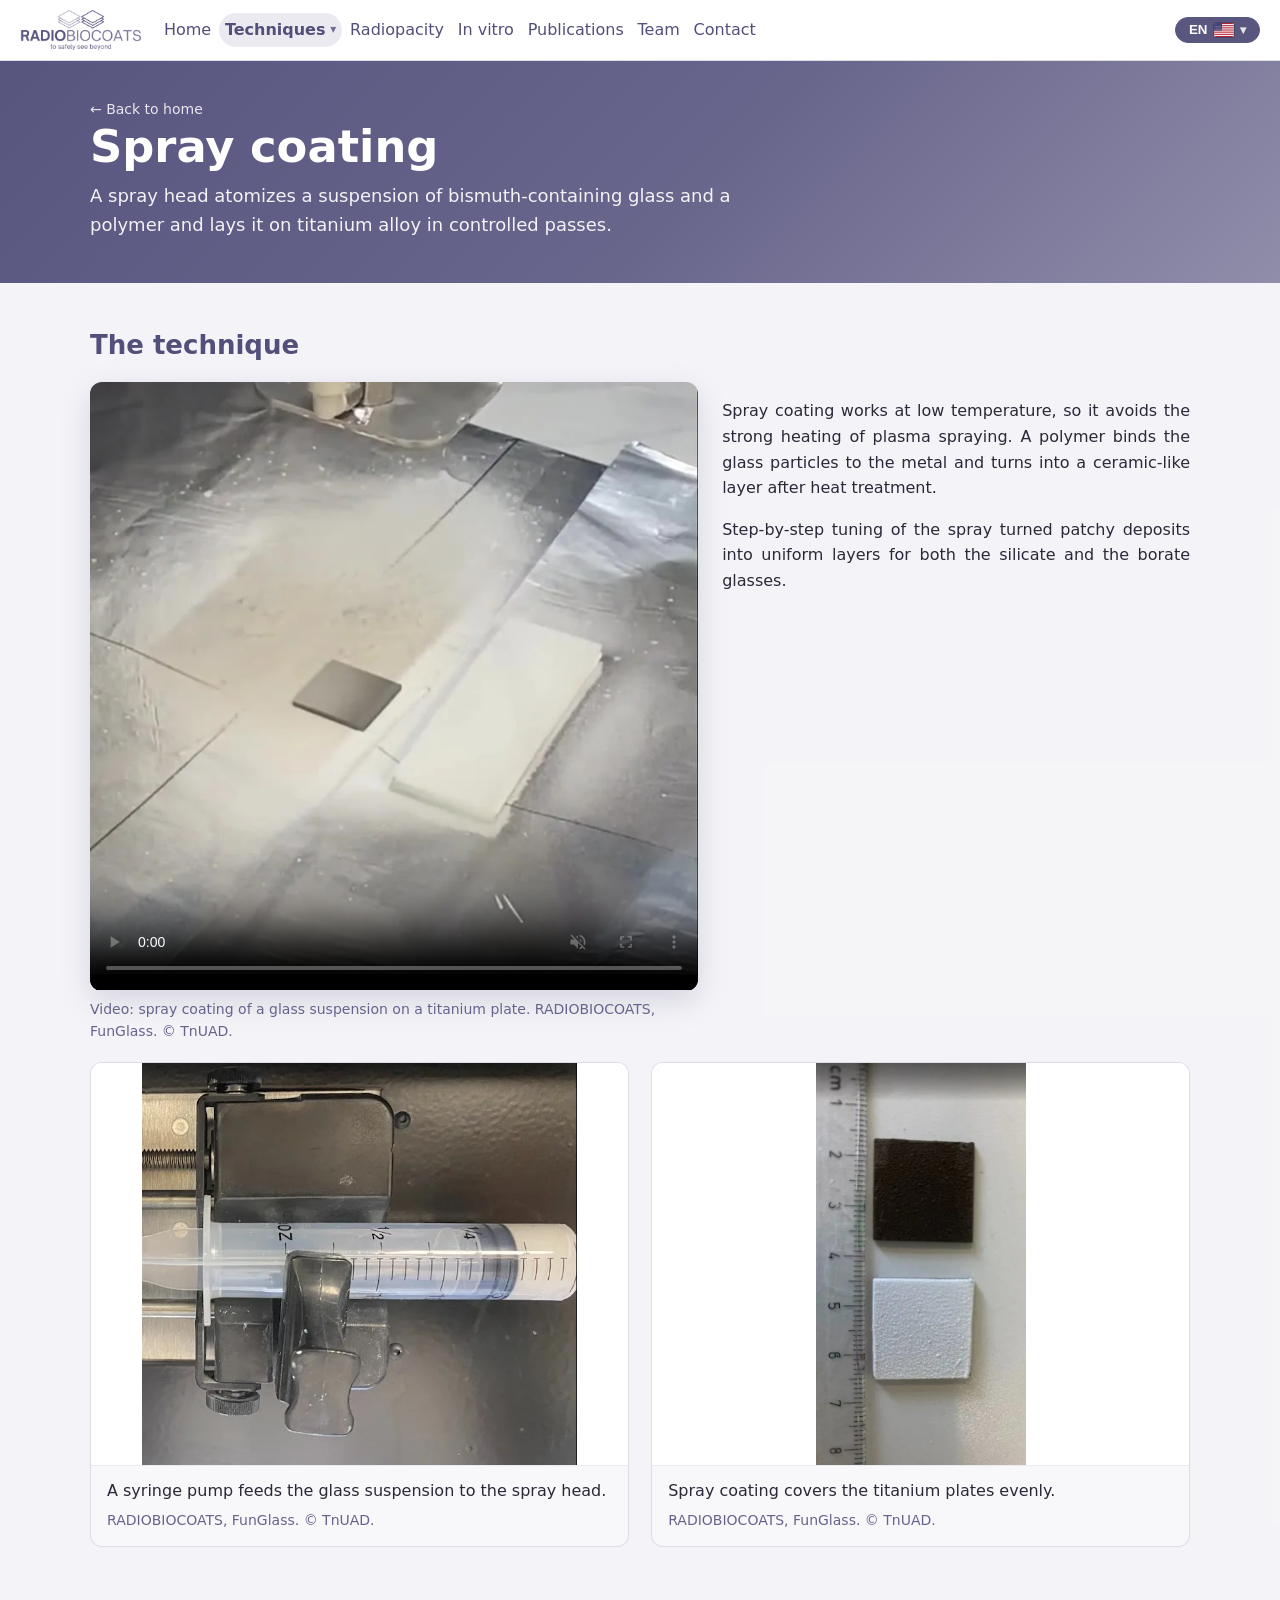
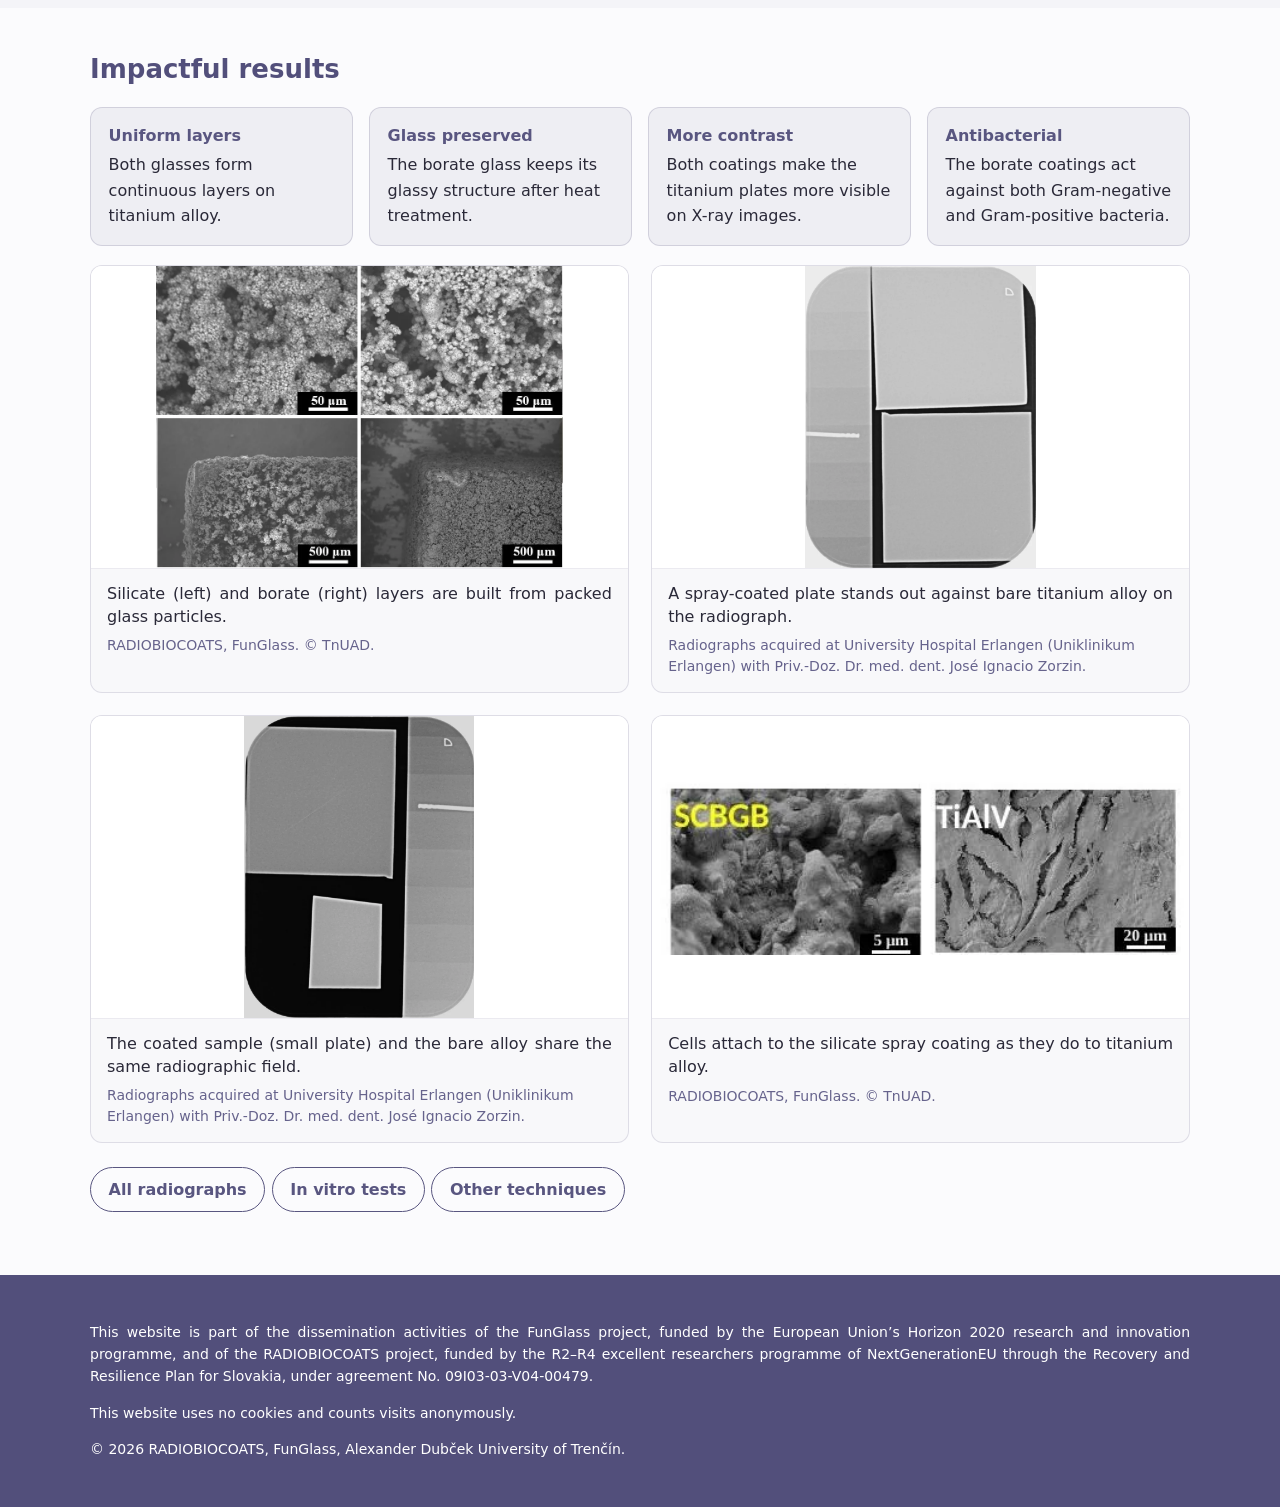
<file: sc.html>
<!doctype html>
<html lang="en">
<head>
<meta charset="utf-8">
<meta name="viewport" content="width=device-width, initial-scale=1">
<title>Spray coating – RADIOBIOCOATS</title>
<meta name="description" content="Spray-coated radiopaque bioactive glass coatings with a polymer binder.">
<link rel="canonical" href="https://www.radiobiocoats.com/sc.html">
<meta property="og:type" content="website">
<meta property="og:site_name" content="RADIOBIOCOATS">
<meta property="og:title" content="Spray coating – RADIOBIOCOATS">
<meta property="og:description" content="Spray-coated radiopaque bioactive glass coatings with a polymer binder.">
<meta property="og:url" content="https://www.radiobiocoats.com/sc.html">
<meta property="og:image" content="https://www.radiobiocoats.com/assets/img/og-image.jpg">
<meta property="og:image:width" content="1200">
<meta property="og:image:height" content="630">
<meta property="og:image:alt" content="Collage of RADIOBIOCOATS work: glass, coatings, radiographs and cell cultures.">
<meta name="twitter:card" content="summary_large_image">
<link rel="icon" href="assets/img/logo-mark.png">
<link rel="stylesheet" href="style.css?v=4.18">
</head>
<body>
<header class="top"><div class="wrap">
<a class="brand" href="index.html"><img width="696" height="240" src="assets/img/logo.webp" alt="RADIOBIOCOATS – to safely see beyond"></a>
<nav aria-label="Main" id="mainNav"><a href="index.html"><span class="en">Home</span><span class="de">Startseite</span><span class="sk">Domov</span><span class="fr">Accueil</span><span class="es">Inicio</span></a><div class="navgroup current"><button type="button" class="navgroup-btn" aria-expanded="false" aria-controls="navTech"><span class="en">Techniques</span><span class="de">Verfahren</span><span class="sk">Techniky</span><span class="fr">Techniques</span><span class="es">Técnicas</span><span class="caret" aria-hidden="true">▾</span></button><div class="navsub" id="navTech"><a href="aps.html"><span class="en">Atmospheric plasma spraying</span><span class="de">Atmosphärisches Plasmaspritzen</span><span class="sk">Atmosférické plazmové striekanie</span><span class="fr">Projection plasma atmosphérique</span><span class="es">Proyección por plasma atmosférico</span></a><a href="sc.html" aria-current="page"><span class="en">Spray coating</span><span class="de">Spray Coating</span><span class="sk">Spray coating</span><span class="fr">Spray coating</span><span class="es">Spray coating</span></a><a href="epd.html"><span class="en">Electrophoretic deposition</span><span class="de">Elektrophoretische Abscheidung</span><span class="sk">Elektroforetická depozícia</span><span class="fr">Dépôt électrophorétique</span><span class="es">Deposición electroforética</span></a></div></div><a href="radiopacity.html"><span class="en">Radiopacity</span><span class="de">Röntgenopazität</span><span class="sk">Rádioopacita</span><span class="fr">Radio-opacité</span><span class="es">Radiopacidad</span></a><a href="invitro.html"><span class="en">In vitro</span><span class="de">In vitro</span><span class="sk">In vitro</span><span class="fr">In vitro</span><span class="es">In vitro</span></a><a href="index.html#publications"><span class="en">Publications</span><span class="de">Publikationen</span><span class="sk">Publikácie</span><span class="fr">Publications</span><span class="es">Publicaciones</span></a><a href="index.html#collaborators"><span class="en">Team</span><span class="de">Team</span><span class="sk">Tím</span><span class="fr">Équipe</span><span class="es">Equipo</span></a><a href="index.html#contact"><span class="en">Contact</span><span class="de">Kontakt</span><span class="sk">Kontakt</span><span class="fr">Contact</span><span class="es">Contacto</span></a></nav>
<div class="langsel"><button id="langBtn" type="button" aria-haspopup="true" aria-expanded="false" aria-label="Language"><span class="code">EN</span><img src="assets/img/flags/us.svg" alt="" width="20" height="14"><span class="caret" aria-hidden="true">▾</span></button><ul class="langmenu" role="menu" hidden><li><button type="button" role="menuitemradio" data-lang="en"><span class="code">EN</span><img src="assets/img/flags/us.svg" alt="" width="20" height="14"><span class="lname">English</span></button></li><li><button type="button" role="menuitemradio" data-lang="de"><span class="code">DE</span><img src="assets/img/flags/de.svg" alt="" width="20" height="14"><span class="lname">Deutsch</span></button></li><li><button type="button" role="menuitemradio" data-lang="sk"><span class="code">SK</span><img src="assets/img/flags/sk.svg" alt="" width="20" height="14"><span class="lname">Slovenčina</span></button></li><li><button type="button" role="menuitemradio" data-lang="fr"><span class="code">FR</span><img src="assets/img/flags/fr.svg" alt="" width="20" height="14"><span class="lname">Français</span></button></li><li><button type="button" role="menuitemradio" data-lang="es"><span class="code">ES</span><img src="assets/img/flags/es.svg" alt="" width="20" height="14"><span class="lname">Español</span></button></li></ul></div><button class="navbtn" id="navBtn" type="button" aria-expanded="false" aria-controls="mainNav"><span class="bars" aria-hidden="true"></span><span class="en">Menu</span><span class="de">Menü</span><span class="sk">Menu</span><span class="fr">Menu</span><span class="es">Menú</span></button>
</div></header>
<main>
<div class="band"><div class="wrap"><a class="back" href="index.html"><span class="en">← Back to home</span><span class="de">← Zurück zur Startseite</span><span class="sk">← Späť na úvod</span><span class="fr">← Retour à l’accueil</span><span class="es">← Volver al inicio</span></a><h1><span class="en">Spray coating</span><span class="de">Spray Coating</span><span class="sk">Spray coating</span><span class="fr">Spray coating</span><span class="es">Spray coating</span></h1><p class="lead"><span class="en">A spray head atomizes a suspension of bismuth-containing glass and a polymer and lays it on titanium alloy in controlled passes.</span><span class="de">Ein Sprühkopf zerstäubt eine Suspension aus bismuthaltigem Glas und einem Polymer und trägt sie in kontrollierten Durchgängen auf die Titanlegierung auf.</span><span class="sk">Striekacia hlava rozprašuje suspenziu skla s obsahom bizmutu a polyméru a nanáša ju na titánovú zliatinu v kontrolovaných prechodoch.</span><span class="fr">Une buse atomise une suspension de verre contenant du bismuth et d’un polymère et la dépose sur l’alliage de titane en passes contrôlées.</span><span class="es">Un cabezal atomiza una suspensión de vidrio con bismuto y un polímero y la deposita sobre la aleación de titanio en pasadas controladas.</span></p></div></div><section class="tint"><div class="wrap"><h2><span class="en">The technique</span><span class="de">Das Verfahren</span><span class="sk">Technika</span><span class="fr">La technique</span><span class="es">La técnica</span></h2><div class="feature"><div><video controls loop muted playsinline preload="metadata" data-autoplay poster="assets/video/sc-poster.webp"><source src="assets/video/spray-coating.mp4" type="video/mp4"></video>
<span class="credit"><span class="en">Video: spray coating of a glass suspension on a titanium plate.</span><span class="de">Video: Spray Coating einer Glassuspension auf einer Titanplatte.</span><span class="sk">Video: spray coating sklenenej suspenzie na titánovú platničku.</span><span class="fr">Vidéo : spray coating d’une suspension de verre sur une plaque de titane.</span><span class="es">Vídeo: spray coating de una suspensión de vidrio sobre una placa de titanio.</span> RADIOBIOCOATS, FunGlass. © TnUAD.</span></div>
<div class="prose"><p><span class="en">Spray coating works at low temperature, so it avoids the strong heating of plasma spraying. A polymer binds the glass particles to the metal and turns into a ceramic-like layer after heat treatment.</span><span class="de">Spray Coating arbeitet bei niedriger Temperatur und vermeidet so die starke Erhitzung beim Plasmaspritzen. Ein Polymer bindet die Glaspartikel an das Metall und wandelt sich nach der Wärmebehandlung in eine keramikartige Schicht um.</span><span class="sk">Spray coating pracuje pri nízkej teplote, a preto sa vyhýba silnému ohrevu pri plazmovom striekaní. Polymér viaže sklenené častice ku kovu a po tepelnom spracovaní sa premení na vrstvu podobnú keramike.</span><span class="fr">Le spray coating fonctionne à basse température et évite ainsi le fort échauffement de la projection plasma. Un polymère lie les particules de verre au métal et se transforme en couche de type céramique après traitement thermique.</span><span class="es">El spray coating trabaja a baja temperatura, así que evita el fuerte calentamiento de la proyección por plasma. Un polímero une las partículas de vidrio al metal y se transforma en una capa de tipo cerámico tras el tratamiento térmico.</span></p>
<p><span class="en">Step-by-step tuning of the spray turned patchy deposits into uniform layers for both the silicate and the borate glasses.</span><span class="de">Die schrittweise Optimierung des Sprühens verwandelte lückenhafte Ablagerungen in gleichmäßige Schichten, sowohl beim Silikat- als auch beim Boratglas.</span><span class="sk">Postupné ladenie striekania premenilo nesúvislé nánosy na rovnomerné vrstvy pri silikátovom aj borátovom skle.</span><span class="fr">Un réglage pas à pas de la pulvérisation a transformé des dépôts irréguliers en couches uniformes, pour le verre silicate comme pour le verre borate.</span><span class="es">El ajuste paso a paso del spray convirtió depósitos irregulares en capas uniformes, tanto para el vidrio de silicato como para el de borato.</span></p></div></div><div class="figs"><figure class="fig"><a class="img" href="assets/img/sc-setup.webp"><img width="663" height="613" src="assets/img/sc-setup.webp" loading="lazy" alt="Syringe pump holding a suspension syringe."></a>
<figcaption><span class="en">A syringe pump feeds the glass suspension to the spray head.</span><span class="de">Eine Spritzenpumpe fördert die Glassuspension zum Sprühkopf.</span><span class="sk">Injekčné čerpadlo privádza sklenenú suspenziu do striekacej hlavy.</span><span class="fr">Un pousse-seringue alimente la buse en suspension de verre.</span><span class="es">Una bomba de jeringa alimenta el cabezal con la suspensión de vidrio.</span><span class="credit">RADIOBIOCOATS, FunGlass. © TnUAD.</span></figcaption></figure>
<figure class="fig"><a class="img" href="assets/img/sc-plates.webp"><img width="417" height="799" src="assets/img/sc-plates.webp" loading="lazy" alt="Two coated square plates next to a ruler."></a>
<figcaption><span class="en">Spray coating covers the titanium plates evenly.</span><span class="de">Spray Coating bedeckt die Titanplatten gleichmäßig.</span><span class="sk">Spray coating rovnomerne pokrýva titánové platničky.</span><span class="fr">Le spray coating recouvre uniformément les plaques de titane.</span><span class="es">El spray coating cubre las placas de titanio de manera uniforme.</span><span class="credit">RADIOBIOCOATS, FunGlass. © TnUAD.</span></figcaption></figure>
</div></div></section><section class=""><div class="wrap"><h2><span class="en">Impactful results</span><span class="de">Wichtige Ergebnisse</span><span class="sk">Významné výsledky</span><span class="fr">Résultats marquants</span><span class="es">Resultados destacados</span></h2><div class="stats"><div class="stat"><b class="hl"><span class="en">Uniform layers</span><span class="de">Gleichmäßige Schichten</span><span class="sk">Rovnomerné vrstvy</span><span class="fr">Couches uniformes</span><span class="es">Capas uniformes</span></b><span class="en">Both glasses form continuous layers on titanium alloy.</span><span class="de">Beide Gläser bilden geschlossene Schichten auf der Titanlegierung.</span><span class="sk">Obe sklá vytvárajú súvislé vrstvy na titánovej zliatine.</span><span class="fr">Les deux verres forment des couches continues sur l’alliage de titane.</span><span class="es">Ambos vidrios forman capas continuas sobre la aleación de titanio.</span></div><div class="stat"><b class="hl"><span class="en">Glass preserved</span><span class="de">Glas erhalten</span><span class="sk">Sklo zachované</span><span class="fr">Verre préservé</span><span class="es">Vidrio conservado</span></b><span class="en">The borate glass keeps its glassy structure after heat treatment.</span><span class="de">Das Boratglas behält nach der Wärmebehandlung seine glasige Struktur.</span><span class="sk">Borátové sklo si po tepelnom spracovaní zachováva sklenú štruktúru.</span><span class="fr">Le verre borate conserve sa structure vitreuse après traitement thermique.</span><span class="es">El vidrio de borato conserva su estructura vítrea tras el tratamiento térmico.</span></div><div class="stat"><b class="hl"><span class="en">More contrast</span><span class="de">Mehr Kontrast</span><span class="sk">Vyšší kontrast</span><span class="fr">Plus de contraste</span><span class="es">Más contraste</span></b><span class="en">Both coatings make the titanium plates more visible on X-ray images.</span><span class="de">Beide Beschichtungen machen die Titanplatten auf Röntgenbildern besser sichtbar.</span><span class="sk">Oba povlaky robia titánové platničky na röntgenových snímkach lepšie viditeľnými.</span><span class="fr">Les deux revêtements rendent les plaques de titane plus visibles sur les images radiographiques.</span><span class="es">Ambos recubrimientos hacen más visibles las placas de titanio en las radiografías.</span></div><div class="stat"><b class="hl"><span class="en">Antibacterial</span><span class="de">Antibakteriell</span><span class="sk">Antibakteriálne</span><span class="fr">Antibactérien</span><span class="es">Antibacteriano</span></b><span class="en">The borate coatings act against both Gram-negative and Gram-positive bacteria.</span><span class="de">Die Boratbeschichtungen wirken sowohl gegen gramnegative als auch gegen grampositive Bakterien.</span><span class="sk">Borátové povlaky pôsobia proti gramnegatívnym aj grampozitívnym baktériám.</span><span class="fr">Les revêtements borate agissent contre les bactéries Gram négatif et Gram positif.</span><span class="es">Los recubrimientos de borato actúan frente a bacterias Gram negativas y Gram positivas.</span></div></div><div class="figs wide"><figure class="fig"><a class="img" href="assets/img/fig-sc-sem.webp"><img width="982" height="729" src="assets/img/fig-sc-sem.webp" loading="lazy" alt="Four electron micrographs of spray-coated layers."></a>
<figcaption><span class="en">Silicate (left) and borate (right) layers are built from packed glass particles.</span><span class="de">Silikat- (links) und Boratschichten (rechts) bestehen aus dicht gepackten Glaspartikeln.</span><span class="sk">Silikátové (vľavo) a borátové (vpravo) vrstvy tvoria husto usporiadané sklenené častice.</span><span class="fr">Les couches silicate (à gauche) et borate (à droite) sont formées de particules de verre compactées.</span><span class="es">Las capas de silicato (izquierda) y de borato (derecha) se forman con partículas de vidrio compactadas.</span><span class="credit">RADIOBIOCOATS, FunGlass. © TnUAD.</span></figcaption></figure>
<figure class="fig"><a class="img" href="assets/img/rad-sc-1.webp"><img width="765" height="1000" src="assets/img/rad-sc-1.webp" loading="lazy" alt="Radiograph of samples next to an aluminium step wedge."></a>
<figcaption><span class="en">A spray-coated plate stands out against bare titanium alloy on the radiograph.</span><span class="de">Eine Spray-beschichtete Platte hebt sich auf dem Röntgenbild deutlich von der unbeschichteten Titanlegierung ab.</span><span class="sk">Platnička s povlakom spray coating na röntgenovej snímke výrazne vyniká oproti nepovlakovanej titánovej zliatine.</span><span class="fr">Une plaque revêtue par spray se distingue nettement de l’alliage de titane nu sur la radiographie.</span><span class="es">Una placa recubierta por spray destaca frente a la aleación de titanio sin recubrir en la radiografía.</span><span class="credit"><span class="en">Radiographs acquired at University Hospital Erlangen (Uniklinikum Erlangen) with Priv.-Doz. Dr. med. dent. José Ignacio Zorzin.</span><span class="de">Röntgenaufnahmen am Uniklinikum Erlangen mit Priv.-Doz. Dr. med. dent. José Ignacio Zorzin.</span><span class="sk">Röntgenové snímky zhotovené v Uniklinikum Erlangen s Priv.-Doz. Dr. med. dent. Josém Ignaciom Zorzinom.</span><span class="fr">Radiographies réalisées à l’hôpital universitaire d’Erlangen (Uniklinikum Erlangen) avec le Priv.-Doz. Dr. med. dent. José Ignacio Zorzin.</span><span class="es">Radiografías adquiridas en el Hospital Universitario de Erlangen (Uniklinikum Erlangen) con Priv.-Doz. Dr. med. dent. José Ignacio Zorzin.</span></span></figcaption></figure>
<figure class="fig"><a class="img" href="assets/img/rad-sc-2.webp"><img width="762" height="1000" src="assets/img/rad-sc-2.webp" loading="lazy" alt="Radiograph of samples next to an aluminium step wedge."></a>
<figcaption><span class="en">The coated sample (small plate) and the bare alloy share the same radiographic field.</span><span class="de">Die beschichtete Probe (kleine Platte) und die unbeschichtete Legierung liegen im selben Röntgenfeld.</span><span class="sk">Povlakovaná vzorka (malá platnička) a nepovlakovaná zliatina sú v rovnakom röntgenovom poli.</span><span class="fr">L’échantillon revêtu (petite plaque) et l’alliage nu se trouvent dans le même champ radiographique.</span><span class="es">La muestra recubierta (placa pequeña) y la aleación sin recubrir comparten el mismo campo radiográfico.</span><span class="credit"><span class="en">Radiographs acquired at University Hospital Erlangen (Uniklinikum Erlangen) with Priv.-Doz. Dr. med. dent. José Ignacio Zorzin.</span><span class="de">Röntgenaufnahmen am Uniklinikum Erlangen mit Priv.-Doz. Dr. med. dent. José Ignacio Zorzin.</span><span class="sk">Röntgenové snímky zhotovené v Uniklinikum Erlangen s Priv.-Doz. Dr. med. dent. Josém Ignaciom Zorzinom.</span><span class="fr">Radiographies réalisées à l’hôpital universitaire d’Erlangen (Uniklinikum Erlangen) avec le Priv.-Doz. Dr. med. dent. José Ignacio Zorzin.</span><span class="es">Radiografías adquiridas en el Hospital Universitario de Erlangen (Uniklinikum Erlangen) con Priv.-Doz. Dr. med. dent. José Ignacio Zorzin.</span></span></figcaption></figure>
<figure class="fig"><a class="img" href="assets/img/cells-sc-sem.webp"><img width="447" height="147" src="assets/img/cells-sc-sem.webp" loading="lazy" alt="Electron micrographs of the spray coating and titanium alloy after cell culture."></a>
<figcaption><span class="en">Cells attach to the silicate spray coating as they do to titanium alloy.</span><span class="de">Zellen haften auf der Silikat-Spraybeschichtung genauso wie auf der Titanlegierung.</span><span class="sk">Bunky priľnú k silikátovému povlaku spray coating rovnako ako k titánovej zliatine.</span><span class="fr">Les cellules adhèrent au revêtement silicate par spray comme à l’alliage de titane.</span><span class="es">Las células se adhieren al recubrimiento de silicato por spray igual que a la aleación de titanio.</span><span class="credit">RADIOBIOCOATS, FunGlass. © TnUAD.</span></figcaption></figure>
</div><p><a class="btn ghost" href="radiopacity.html"><span class="en">All radiographs</span><span class="de">Alle Röntgenbilder</span><span class="sk">Všetky röntgenové snímky</span><span class="fr">Toutes les radiographies</span><span class="es">Todas las radiografías</span></a><a class="btn ghost" href="invitro.html"><span class="en">In vitro tests</span><span class="de">In-vitro-Tests</span><span class="sk">Testy in vitro</span><span class="fr">Tests in vitro</span><span class="es">Ensayos in vitro</span></a><a class="btn ghost" href="index.html#explore"><span class="en">Other techniques</span><span class="de">Weitere Verfahren</span><span class="sk">Ďalšie techniky</span><span class="fr">Autres techniques</span><span class="es">Otras técnicas</span></a></p></div></section>
</main>
<footer><div class="wrap">
<p><span class="en">This website is part of the dissemination activities of the FunGlass project, funded by the European Union’s Horizon 2020 research and innovation programme, and of the RADIOBIOCOATS project, funded by the R2–R4 excellent researchers programme of NextGenerationEU through the Recovery and Resilience Plan for Slovakia, under agreement No. 09I03-03-V04-00479.</span><span class="de">Diese Website ist Teil der Verbreitungsaktivitäten des Projekts FunGlass, gefördert durch das Forschungs- und Innovationsprogramm Horizont 2020 der Europäischen Union, und des Projekts RADIOBIOCOATS, gefördert durch das Programm für exzellente Forschende R2–R4 von NextGenerationEU über den Aufbauplan der Slowakei, im Rahmen der Vereinbarung Nr. 09I03-03-V04-00479.</span><span class="sk">Táto webová stránka je súčasťou diseminačných aktivít projektu FunGlass, financovaného z programu Európskej únie pre výskum a inovácie Horizont 2020, a projektu RADIOBIOCOATS, financovaného z programu pre excelentných výskumníkov R2–R4 NextGenerationEU prostredníctvom Plánu obnovy a odolnosti Slovenska, na základe zmluvy č. 09I03-03-V04-00479.</span><span class="fr">Ce site fait partie des activités de diffusion du projet FunGlass, financé par le programme de recherche et d’innovation Horizon 2020 de l’Union européenne, et du projet RADIOBIOCOATS, financé par le programme pour chercheurs d’excellence R2–R4 de NextGenerationEU dans le cadre du Plan de relance et de résilience de la Slovaquie, au titre de la convention n° 09I03-03-V04-00479.</span><span class="es">Este sitio web forma parte de las actividades de difusión del proyecto FunGlass, financiado por el programa de investigación e innovación Horizonte 2020 de la Unión Europea, y del proyecto RADIOBIOCOATS, financiado por el programa de investigadores excelentes R2–R4 de NextGenerationEU a través del Plan de Recuperación y Resiliencia de Eslovaquia, en virtud del acuerdo n.º 09I03-03-V04-00479.</span></p>
<p><span class="en">This website uses no cookies and counts visits anonymously.</span><span class="de">Diese Website verwendet keine Cookies und zählt Besuche anonym.</span><span class="sk">Táto webová stránka nepoužíva súbory cookie a návštevy počíta anonymne.</span><span class="fr">Ce site n’utilise pas de cookies et compte les visites de manière anonyme.</span><span class="es">Este sitio web no usa cookies y cuenta las visitas de forma anónima.</span></p>
<p>© 2026 RADIOBIOCOATS, <span class="en">FunGlass, Alexander Dubček University of Trenčín.</span><span class="de">FunGlass, Alexander-Dubček-Universität Trenčín.</span><span class="sk">FunGlass, Trenčianska univerzita Alexandra Dubčeka v Trenčíne.</span><span class="fr">FunGlass, Université Alexander Dubček de Trenčín.</span><span class="es">FunGlass, Universidad Alexander Dubček de Trenčín.</span></p>
</div></footer>
<script src="site.js?v=4.7"></script>
<!-- Cloudflare Web Analytics --><script type='module' src='https://static.cloudflareinsights.com/beacon.min.js' data-cf-beacon='{"token": "68aadb8ae0be40b483cdaa2f444f12ad"}'></script><!-- End Cloudflare Web Analytics -->
</body>
</html>
</file>
<file: style.css>
:root{
  --ink:#524f7b; --p:#595680; --mid:#757295; --light:#a8a7bd;
  --p04:rgba(89,86,128,.04); --p08:rgba(89,86,128,.08); --p12:rgba(89,86,128,.12);
  --p20:rgba(89,86,128,.20); --p35:rgba(89,86,128,.35); --p60:rgba(89,86,128,.60); --p85:rgba(82,79,123,.85);
  --text:#2a2938; --bg:#fbfbfd;
}
*{box-sizing:border-box}
html{scroll-behavior:smooth}
body{margin:0;font-family:system-ui,-apple-system,"Segoe UI",Roboto,"Helvetica Neue",Arial,sans-serif;color:var(--text);background:var(--bg);line-height:1.6}
html:not([lang="en"]) .en,html:not([lang="de"]) .de,html:not([lang="sk"]) .sk,html:not([lang="fr"]) .fr,html:not([lang="es"]) .es{display:none}
a{color:var(--p)}
a:focus-visible,button:focus-visible,video:focus-visible{outline:3px solid var(--p);outline-offset:2px}
img{max-width:100%;height:auto}
.wrap{max-width:1140px;margin:0 auto;padding:0 1.25rem}

/* Header */
header.top{position:sticky;top:0;z-index:20;background:rgba(255,255,255,.88);backdrop-filter:blur(8px);border-bottom:1px solid var(--p20)}
header.top .wrap{display:flex;align-items:center;gap:1rem;flex-wrap:wrap;padding-top:.55rem;padding-bottom:.55rem}
header.top .brand img{height:42px;width:auto;display:block}
nav{display:flex;flex-wrap:wrap;gap:.15rem .1rem;flex:1;font-size:.85rem}
nav a{text-decoration:none;color:var(--ink);padding:.25rem .38rem;border-radius:999px}
nav a:hover{background:var(--p08)}
nav a[aria-current="page"]{background:var(--p12);font-weight:600}
.langsel{position:relative}
#langBtn{display:inline-flex;align-items:center;gap:.4rem;border:1px solid var(--p);background:var(--p);color:#fff;border-radius:999px;padding:.3rem .8rem;font-weight:600;cursor:pointer}
#langBtn:hover{background:var(--ink)}
.langsel img{display:block;width:20px;height:14px;border-radius:2px;box-shadow:0 0 0 1px rgba(0,0,0,.18);object-fit:cover}
.langsel .caret{font-size:.75rem;opacity:.85}
.langmenu{position:absolute;right:0;top:calc(100% + .4rem);list-style:none;margin:0;padding:.35rem;background:#fff;border:1px solid var(--p20);border-radius:12px;box-shadow:0 10px 30px rgba(40,38,70,.18);min-width:11rem;z-index:30}
.langmenu button{display:flex;align-items:center;gap:.55rem;width:100%;border:0;background:none;padding:.45rem .6rem;border-radius:8px;cursor:pointer;font:inherit;font-size:.92rem;color:var(--text);text-align:left}
.langmenu button:hover,.langmenu button:focus-visible{background:var(--p08)}
.langmenu button[aria-checked="true"]{background:var(--p12);font-weight:600}
.langmenu .code{font-weight:600;width:1.8rem;color:var(--ink)}
.langmenu .lname{color:var(--mid)}

/* Hero band */
.band{background:linear-gradient(135deg,rgba(82,79,123,.97) 0%,rgba(89,86,128,.90) 55%,rgba(117,114,149,.80) 100%);color:#fff;padding:2.6rem 0 2.2rem}
.band h1{font-size:clamp(1.8rem,4vw,2.8rem);line-height:1.15;margin:0 0 .6rem;max-width:24ch}
.band p.lead{font-size:1.12rem;max-width:62ch;margin:0 0 .8rem;color:rgba(255,255,255,.92)}
.band .meta{color:rgba(255,255,255,.75);font-size:.95rem;margin:0}
.band .back{color:#fff;text-decoration:none;font-size:.9rem;opacity:.85}
.band .back:hover{opacity:1;text-decoration:underline}
.hero-img{margin:-1px 0 0;background:var(--p08);padding:1.5rem 0}
.hero-img img{display:block;width:100%;border-radius:12px;box-shadow:0 10px 30px var(--p20)}

/* Sections */
section{padding:2.6rem 0}
section.tint{background:var(--p04)}
section.tint2{background:var(--p08)}
section h2{color:var(--ink);font-size:1.6rem;margin:0 0 1rem}
section h3{color:var(--ink);font-size:1.12rem;margin:1.6rem 0 .5rem}
.prose{max-width:72ch}
.credit{font-size:.78rem;color:var(--mid);display:block;margin-top:.45rem}
.credit a{color:inherit}

/* Cards linking to pages */
.tiles{display:grid;gap:1.2rem;grid-template-columns:repeat(auto-fit,minmax(200px,1fr))}
.tile{display:flex;flex-direction:column;text-decoration:none;color:inherit;background:#fff;border:1px solid var(--p20);border-radius:14px;overflow:hidden;transition:border-color .2s,box-shadow .2s}
.tile:hover{border-color:var(--p60);box-shadow:0 8px 24px var(--p20)}
.tile .pic{position:relative;aspect-ratio:16/10;background:var(--p12);overflow:hidden}
.tile .pic img{width:100%;height:100%;object-fit:cover;display:block}
.tile .pic span.tag{position:absolute;left:.7rem;bottom:.7rem;background:var(--p85);color:#fff;font-size:.8rem;font-weight:600;padding:.2rem .6rem;border-radius:999px}
.tile .txt{padding:1rem 1.1rem 1.2rem}
.tile h3{margin:0 0 .35rem;color:var(--ink)}
.tile p{margin:0;font-size:.93rem}
.tile .go{display:inline-block;margin-top:.6rem;font-weight:600;color:var(--p)}

/* Stats */
.stats{display:grid;gap:1rem;grid-template-columns:repeat(auto-fit,minmax(200px,1fr));margin-top:1rem}
.stat{background:var(--p08);border:1px solid var(--p20);border-radius:12px;padding:1rem 1.1rem}
.stat b{display:block;font-size:2rem;color:var(--p);line-height:1.1;margin-bottom:.25rem}
.stat span{font-size:.92rem}

/* Media block on technique pages */
.feature{display:grid;gap:1.5rem;grid-template-columns:minmax(0,1.3fr) minmax(0,1fr);align-items:start}
@media (max-width:820px){.feature{grid-template-columns:1fr}}
.feature video,.feature img.main{width:100%;border-radius:12px;display:block;background:var(--p12);box-shadow:0 10px 30px var(--p20)}
.params{background:#fff;border:1px solid var(--p20);border-radius:12px;padding:1rem 1.2rem}
.params dl{margin:0;display:grid;grid-template-columns:auto 1fr;gap:.35rem 1rem;font-size:.92rem}
.params dt{color:var(--mid)}
.params dd{margin:0}

/* Figures */
.figs{display:grid;gap:1.4rem;grid-template-columns:repeat(auto-fit,minmax(300px,1fr));margin:1.2rem 0}
.figs.wide{grid-template-columns:repeat(auto-fit,minmax(460px,1fr))}
@media (max-width:520px){.figs.wide{grid-template-columns:1fr}}
.fig{margin:0;background:#fff;border:1px solid var(--p20);border-radius:12px;overflow:hidden;display:flex;flex-direction:column}
.fig a.img{display:block;background:#fff;border-bottom:1px solid var(--p12)}
.fig img{display:block;width:100%;aspect-ratio:4/3;object-fit:contain}
.figs.wide .fig img{aspect-ratio:16/9}
.fig figcaption{padding:.8rem 1rem 1rem;font-size:.9rem;line-height:1.45;background:var(--p04);flex:1}

/* Tables */
.tbl{overflow-x:auto;margin:1rem 0}
table{border-collapse:collapse;width:100%;min-width:640px;font-size:.9rem;background:#fff}
th,td{border:1px solid var(--p20);padding:.55rem .7rem;text-align:left;vertical-align:top}
thead th{background:var(--p12);color:var(--ink)}
tbody tr:nth-child(even) td{background:var(--p04)}

/* Lists, news, logos */
.pubs{list-style:none;padding:0;max-width:82ch}
.pubs li{display:grid;grid-template-columns:1fr 152px;gap:1.2rem;align-items:center;padding:.6rem 0;border-bottom:1px dashed var(--p20)}
.pubs .pub-text{min-width:0}
.cover{justify-self:center;display:block;width:84px;aspect-ratio:3/4;border-radius:4px;overflow:hidden;border:1px solid var(--p20);box-shadow:0 3px 10px var(--p20);background:#fff;transition:transform .15s,border-color .15s}
.cover:hover{transform:translateY(-2px);border-color:var(--p)}
.cover img{display:block;width:100%;height:100%;object-fit:cover}
.cover.cover-logo img{object-fit:contain;padding:.15rem}
@media (max-width:520px){.pubs li{grid-template-columns:1fr 104px;gap:.8rem}.cover{width:64px}}
@media (prefers-reduced-motion:reduce){.cover{transition:none}}
.talks{list-style:none;padding:0;max-width:82ch}
.talks li{padding:.6rem 0;border-bottom:1px dashed var(--p20)}
.when{color:var(--mid);font-size:.86rem;display:block}
.news{display:grid;gap:1rem;grid-template-columns:repeat(auto-fit,minmax(260px,1fr))}
.card{border:1px solid var(--p20);border-radius:12px;padding:1rem 1.1rem;background:#fff}
.card h3{margin:.3rem 0 .4rem;font-size:1.02rem}
.yt{position:relative;max-width:840px;aspect-ratio:16/9;border-radius:12px;overflow:hidden;background:var(--ink) url("assets/img/hero.webp") center/cover}
.yt button{position:absolute;inset:0;width:100%;height:100%;border:0;cursor:pointer;background:var(--p60);color:#fff;font-size:1.05rem;display:flex;flex-direction:column;align-items:center;justify-content:center;gap:.6rem}
.yt button:hover{background:var(--p85)}
.yt .play{width:72px;height:72px;border-radius:50%;background:#fff;color:var(--p);display:flex;align-items:center;justify-content:center;font-size:1.8rem}
.yt iframe{position:absolute;inset:0;width:100%;height:100%;border:0}
.logo-row{display:flex;flex-wrap:wrap;align-items:center;gap:1rem;margin:.6rem 0 1rem}
.logo{background:#fff;border:1px solid var(--p20);border-radius:10px;padding:.6rem .9rem;display:flex;align-items:center;justify-content:center;min-height:84px}
.logo img{display:block;height:56px;width:auto;max-width:220px}
.logo.eu img{height:72px;max-width:none}
.logo.big{min-height:110px;padding:.7rem 1.1rem}
.logo.big img{height:84px;max-width:300px}
.note{font-size:.88rem;max-width:82ch}
.btn{display:inline-block;background:var(--p);color:#fff;text-decoration:none;padding:.55rem 1.1rem;border-radius:999px;font-weight:600;margin:.3rem .4rem .3rem 0}
.btn:hover{background:var(--ink)}
.btn.ghost{background:transparent;color:var(--p);border:1px solid var(--p)}
footer{background:var(--ink);color:#fff;padding:2rem 0;font-size:.9rem}
footer a{color:#fff}
@media (prefers-reduced-motion:reduce){html{scroll-behavior:auto}.tile{transition:none}}
.stat b.hl{font-size:1.15rem;line-height:1.25;margin-bottom:.35rem}
/* Justified text */
p,figcaption,.stat,.pubs .pub-text,.talks li,.tile p{text-align:justify;-webkit-hyphens:auto;hyphens:auto}
body{hyphens:auto}
.band h1,.band p.lead,.band .meta{text-align:left}

/* Contact card with portrait */
.contact-card{display:grid;grid-template-columns:220px 1fr;gap:1.8rem;align-items:start;margin-top:1rem}
.contact-photo{width:100%;aspect-ratio:3/4;object-fit:cover;border-radius:12px;border:1px solid var(--p20)}
.contact-info p{text-align:left;margin:0 0 1rem}
.contact-info p.bio{text-align:justify;max-width:68ch}
.ids{list-style:none;padding:0;margin:0;display:flex;flex-wrap:wrap;gap:.5rem}
.ids a{display:inline-block;padding:.35rem .85rem;border:1px solid var(--p20);border-radius:999px;text-decoration:none;font-size:.9rem;background:var(--p04)}
.ids a:hover{background:var(--p12)}
@media (max-width:520px){.contact-card{grid-template-columns:1fr}.contact-photo{max-width:220px}}

/* Collaborators */
.partners{display:grid;gap:1rem;grid-template-columns:repeat(auto-fit,minmax(195px,1fr));margin:1.4rem 0 2rem}
.partner{background:#fff;border:1px solid var(--p20);border-radius:12px;padding:1.1rem 1.2rem}
.partner .plogo{display:flex;align-items:center;height:56px;margin-bottom:.6rem}
.partner .plogo img{max-height:52px;max-width:180px;width:auto}
.partner h3{font-size:1.02rem;margin:0 0 .15rem;color:var(--ink)}
.partner .place{font-size:.85rem;color:var(--mid);margin:0 0 .7rem;text-align:left}
.partner ul{list-style:none;padding:0;margin:0}
.partner li{padding:.35rem 0;border-top:1px solid var(--p12);font-size:.93rem;line-height:1.35}
.partner li span{font-size:.85rem;color:var(--mid)}
h3.sub{margin:1.6rem 0 .2rem;color:var(--ink)}
.figs.quad{grid-template-columns:repeat(auto-fit,minmax(230px,1fr))}
.partner li strong a{color:inherit;text-decoration:underline;text-decoration-color:var(--p35);text-underline-offset:3px}
.partner li strong a:hover{color:var(--p);text-decoration-color:var(--p)}
.card img.thumb{display:block;width:100%;aspect-ratio:16/9;object-fit:cover;border-radius:8px;margin:0 0 .7rem;border:1px solid var(--p12)}
.talks li.has-thumb{display:grid;grid-template-columns:1fr 152px;gap:1.2rem;align-items:center}
.talks li.has-thumb .tthumb{order:2}
.talks .tthumb img{display:block;width:152px;aspect-ratio:4/3;object-fit:cover;border-radius:6px;border:1px solid var(--p20);opacity:.92;transition:opacity .15s,border-color .15s}
.talks .tthumb:hover img{opacity:1;border-color:var(--p)}
@media (max-width:520px){.talks li.has-thumb{grid-template-columns:1fr 104px;gap:.8rem}.talks .tthumb img{width:104px}}

/* Lightbox */
.lb{position:fixed;inset:0;z-index:100;display:flex;align-items:center;justify-content:center;flex-direction:column;gap:.8rem;padding:4.5rem 1rem 1.5rem;background:rgba(30,28,52,.78);-webkit-backdrop-filter:blur(6px);backdrop-filter:blur(6px);opacity:0;transition:opacity .2s}
.lb.open{opacity:1}
.lb img{max-width:min(1100px,94vw);max-height:78vh;width:auto;height:auto;border-radius:10px;box-shadow:0 12px 40px rgba(0,0,0,.45);background:#fff;cursor:zoom-out}
.lb p{margin:0;max-width:min(900px,92vw);color:#fff;font-size:.95rem;text-align:center;line-height:1.45}
.lb button{position:fixed;top:max(1rem,env(safe-area-inset-top));right:1rem;border:0;border-radius:999px;background:#fff;color:var(--ink);font-weight:600;font-size:.95rem;padding:.5rem 1rem;cursor:pointer;box-shadow:0 4px 14px rgba(0,0,0,.3)}
.lb button:hover{background:var(--p);color:#fff}
body.lb-on{overflow:hidden}
.card a.nthumb{display:block;margin:0 0 .7rem}
.card a.nthumb img.thumb{margin:0;transition:opacity .15s}
.card a.nthumb:hover img.thumb{opacity:.9}
.card .minis{display:grid;grid-template-columns:1fr 1fr;gap:.45rem;margin:-.3rem 0 .7rem}
.card .minis img{display:block;width:100%;aspect-ratio:16/9;object-fit:cover;border-radius:6px;border:1px solid var(--p12)}
.partner .plogos{display:flex;align-items:center;gap:.8rem;margin-bottom:.6rem}
.partner .plogos .plogo{margin-bottom:0}
header.top .wrap{max-width:1320px}

/* Partner logos centred and larger */
.partner .plogo{justify-content:center;height:70px}
.partner .plogo img{max-height:65px;max-width:225px}
.partner .plogos{justify-content:center}
/* Host institution logos +25% (funding section) */
.logo.big.host{min-height:132px}
.logo.big.host img{height:105px;max-width:375px}
/* Mobile navigation */
.navbtn{display:none;align-items:center;gap:.4rem;border:1px solid var(--p20);background:#fff;color:var(--ink);border-radius:999px;padding:.35rem .8rem;font:inherit;font-weight:600;font-size:.9rem;cursor:pointer}
.navbtn .bars{display:inline-block;width:16px;height:2px;background:currentColor;position:relative}
.navbtn .bars::before,.navbtn .bars::after{content:"";position:absolute;left:0;width:16px;height:2px;background:currentColor}
.navbtn .bars::before{top:-5px}.navbtn .bars::after{top:5px}
@media (max-width:1180px){
  header.top .wrap{flex-wrap:wrap;gap:.6rem}
  header.top .brand{flex:1}
  header.top .brand img{height:36px}
  .navbtn{display:inline-flex}
  nav{display:none;order:3;flex:0 0 100%;flex-direction:column;gap:.1rem;font-size:1rem;padding:.4rem 0 .6rem;border-top:1px solid var(--p12)}
  header.top.open nav{display:flex}
  nav a{padding:.6rem .8rem;border-radius:10px}
}
/* Mobile tables: stacked cards */
.cell-label{display:none}
@media (max-width:640px){
  table thead{display:none}
  table,table tbody,table tr,table td{display:block;width:100%;min-width:0;box-sizing:border-box}
  table{background:none}
  tbody tr:nth-child(even) td{background:#fff}
  table tr{border:1px solid var(--p20);border-radius:12px;margin:0 0 .8rem;background:#fff;overflow:hidden}
  table td{border:0;border-bottom:1px solid var(--p12);padding:.55rem .8rem}
  table td:last-child{border-bottom:0}
  .cell-label{display:block;font-size:.75rem;font-weight:600;color:var(--mid);text-transform:uppercase;letter-spacing:.03em;margin-bottom:.15rem}
}
/* General mobile spacing */
@media (max-width:520px){
  h1{font-size:1.7rem}
  .wrap{padding-left:1rem;padding-right:1rem}
  .partners{grid-template-columns:1fr}
}
.partner .plogo{max-width:100%;min-width:0}
.partner .plogo img{max-width:100%;height:auto;object-fit:contain}
.partner .plogos .plogo{flex:1 1 0}
.partner .plogos .plogo:first-child{flex:1.8 1 0}
.partner .plogos{gap:.5rem}
.logo.uk img{height:44px;max-width:180px}
.logo.uk{min-height:84px}

/* ==========================================================
   Design refresh, October 2026 (v3.7)
   Type scale: 14 / 16 / 18 / 22-26 / h1 px
   ========================================================== */
:root{--mid:#66638c;--fs-sm:.875rem;--fs-base:1rem;--fs-lg:1.125rem;--fs-h2:1.625rem}
[hidden]{display:none!important}

/* Type scale */
nav{font-size:var(--fs-base)}
.langmenu button,.navbtn,.yt button,.lb p,.lb button{font-size:var(--fs-base)}
.band{padding:2.2rem 0 1.9rem}
.band h1{max-width:none}
.band p.lead{font-size:var(--fs-lg)}
.band .meta{font-size:var(--fs-base)}
.band .back{font-size:var(--fs-sm)}
section h2{font-size:var(--fs-h2)}
section h3,.tile h3,.card h3,.partner h3,h3.sub{font-size:var(--fs-lg)}
.stat b.hl{font-size:var(--fs-lg)}
.tile p,.stat span,.params dl,.fig figcaption,table,.partner li,.talks li,.pubs .pub-text{font-size:var(--fs-base)}
.credit,.when,.note,.ids a,footer,.partner .place,.partner li span,.tile .pic span.tag{font-size:var(--fs-sm)}
.cell-label{font-size:var(--fs-sm);text-transform:none;letter-spacing:0}
@media (max-width:700px){
  section h2{font-size:1.375rem}
  .band h1,h1{font-size:1.875rem}
}

/* Justification: long paragraphs on wide screens only */
p,figcaption,.stat,.pubs .pub-text,.talks li,.tile p,.contact-info p.bio{text-align:left;-webkit-hyphens:manual;hyphens:manual}
.prose p,.wrap > p,.feature p,.pubs .pub-text,.talks li > div,.talks li:not(.has-thumb),.contact-info p.bio{text-align:justify;-webkit-hyphens:auto;hyphens:auto}

/* Navigation: Techniques dropdown */
.navgroup{position:relative;display:flex}
.navgroup-btn{display:inline-flex;align-items:center;gap:.3rem;border:0;background:none;font:inherit;color:var(--ink);padding:.25rem .38rem;border-radius:999px;cursor:pointer}
.navgroup-btn:hover,.navgroup.open .navgroup-btn{background:var(--p08)}
.navgroup.current .navgroup-btn{background:var(--p12);font-weight:600}
.navgroup-btn .caret{font-size:.75rem;opacity:.8}
.navsub{display:none;position:absolute;left:0;top:100%;flex-direction:column;min-width:17rem;padding:.4rem;margin:0;background:#fff;border:1px solid var(--p20);border-radius:12px;box-shadow:0 10px 30px rgba(40,38,70,.18);z-index:30}
.navsub a{padding:.5rem .7rem;border-radius:8px}
.navgroup:hover .navsub,.navgroup:focus-within .navsub,.navgroup.open .navsub{display:flex}
@media (max-width:1180px){
  .navgroup{flex-direction:column}
  .navgroup-btn{padding:.6rem .8rem;border-radius:10px;cursor:default;pointer-events:none;width:100%}
  .navgroup-btn .caret{display:none}
  .navsub{display:flex;position:static;min-width:0;padding:0 0 0 1rem;border:0;box-shadow:none;background:none}
}

/* Why it matters + highlights */
.why-grid{display:grid;grid-template-columns:minmax(0,1.25fr) minmax(0,1fr);gap:2.2rem;align-items:start}
.points{list-style:none;margin:0;padding:0;display:grid;gap:.8rem}
.points li{background:#fff;border:1px solid var(--p20);border-left:4px solid var(--p);border-radius:10px;padding:.8rem 1rem}
.points strong{display:block;color:var(--ink);font-size:var(--fs-lg);margin-bottom:.2rem}
@media (max-width:820px){.why-grid{grid-template-columns:1fr;gap:1.2rem}}

/* Show all / Show fewer */
.more-wrap{margin:1rem 0 0}

/* Explore tiles: links aligned at the bottom */
.tile .txt{display:flex;flex-direction:column;flex:1}
.tile .go{margin-top:auto;padding-top:.6rem}

/* Team page grids: five photos fit in one row */
.figs.quad{grid-template-columns:repeat(auto-fit,minmax(190px,1fr))}

button.btn{font:inherit;font-weight:600;cursor:pointer}

/* Patent and Presentations headings match Publications */
#publications h3{font-size:var(--fs-h2);margin:2.4rem 0 1rem}
@media (max-width:700px){#publications h3{font-size:1.375rem}}

/* News text justified, with hyphenation to avoid gaps */
.news .card p{text-align:justify;-webkit-hyphens:auto;hyphens:auto}

/* Body text size set explicitly (16 px everywhere, also inside embedded previews) */
body{font-size:var(--fs-base)}

/* Conference names in Presentations: larger and more visible */
.talks .when{font-size:var(--fs-base);font-weight:600;color:var(--ink);margin-bottom:.15rem}
.talks .when{font-size:var(--fs-lg);font-weight:700;line-height:1.35;margin-bottom:.25rem}
@media (max-width:700px){.talks .when{font-size:var(--fs-base)}}
.talks .when{font-weight:500}

/* Video: no visible label, semi-transparent play button */
.yt button > span:not(.play){position:absolute;width:1px;height:1px;margin:-1px;padding:0;overflow:hidden;clip:rect(0 0 0 0);white-space:nowrap;border:0}
.yt .play{background:rgba(255,255,255,.6);color:var(--ink);box-shadow:0 4px 18px rgba(30,28,52,.25);transition:background .15s}
.yt button:hover .play,.yt button:focus-visible .play{background:rgba(255,255,255,.85)}
@media (prefers-reduced-motion:reduce){.yt .play{transition:none}}

/* Figure captions justified (team photos, training, technique pages) */
.fig figcaption,.fig figcaption span{text-align:justify;-webkit-hyphens:auto;hyphens:auto}
.fig figcaption .credit{text-align:left}

/* Working together and Training young researchers match the section heading */
#collaborators h3.sub{font-size:var(--fs-h2);margin:2.4rem 0 1rem}
@media (max-width:700px){#collaborators h3.sub{font-size:1.375rem}}

.intro-grid{display:grid;grid-template-columns:minmax(0,1fr) minmax(0,1fr);gap:3rem;align-items:start}
.intro-col .prose{max-width:none}
.points-row{grid-template-columns:repeat(4,minmax(0,1fr));margin-top:2rem}
@media (max-width:980px){.points-row{grid-template-columns:repeat(2,minmax(0,1fr))}}
@media (max-width:820px){.intro-grid{grid-template-columns:1fr;gap:1.6rem}}
@media (max-width:520px){.points-row{grid-template-columns:1fr}}

/* Project roadmap and Work with us, October 2026 */
.roadmap{list-style:none;margin:1.6rem 0 0;padding:0;display:grid;grid-template-columns:repeat(5,minmax(0,1fr));gap:1rem;counter-reset:rm}
.rm-step{position:relative;background:#fff;border:1px solid var(--p20);border-radius:14px;padding:2.4rem 1rem 1rem;display:flex;flex-direction:column}
.rm-step::before{content:"";position:absolute;top:1.05rem;left:-1rem;right:-1rem;height:3px;background:var(--p35);z-index:0}
.rm-step:first-child::before{left:1rem}
.rm-step:last-child::before{right:50%;background:linear-gradient(90deg,var(--p35),transparent)}
.rm-trl{position:absolute;top:.35rem;left:1rem;z-index:1;background:var(--p);color:#fff;font-weight:700;font-size:var(--fs-sm);letter-spacing:.02em;padding:.2rem .7rem;border-radius:999px}
.rm-stage{display:block;font-size:var(--fs-sm);font-style:italic;color:var(--mid);margin-bottom:.15rem}
.rm-step h3{margin:0 0 .4rem;font-size:var(--fs-lg);line-height:1.3}
.rm-step p{margin:0 0 .5rem;font-size:.95rem;text-align:justify;hyphens:auto;-webkit-hyphens:auto}
.rm-links{list-style:none;margin:.2rem 0 0;padding:0;display:grid;gap:.35rem}
.rm-links a,.rm-more a{font-weight:600;font-size:.92rem}
.rm-links a{display:block;background:var(--p08);border-radius:8px;padding:.3rem .55rem;text-decoration:none}
.rm-links a:hover{background:var(--p12)}
.rm-more{margin-top:auto!important}
.rm-step.next{background:transparent;border-style:dashed;border-color:var(--p35)}
.rm-step.next .rm-trl{background:#fff;color:var(--p);box-shadow:inset 0 0 0 2px var(--p)}
abbr[title]{text-decoration:underline dotted;cursor:help}
@media (max-width:1080px){.rm-step::before{display:none}}
@media (max-width:1080px){
  .roadmap{grid-template-columns:1fr;gap:.9rem;padding-left:1.4rem;position:relative}
  .roadmap::before{content:"";position:absolute;left:.45rem;top:1rem;bottom:1rem;width:3px;background:var(--p35)}
  .rm-step{padding-top:2.3rem}
  .rm-step::after{content:"";position:absolute;left:-1.25rem;top:1.1rem;width:.8rem;height:.8rem;border-radius:50%;background:var(--p);box-shadow:0 0 0 3px #fbfbfd}
  .rm-step.next::after{background:#fff;box-shadow:inset 0 0 0 2px var(--p),0 0 0 3px #fbfbfd}
}
.offer{list-style:none;margin:1.4rem 0 0;padding:0;display:grid;grid-template-columns:repeat(4,minmax(0,1fr));gap:1rem}
.offer li{background:#fff;border:1px solid var(--p20);border-top:4px solid var(--p);border-radius:12px;padding:1rem 1.1rem}
.offer h3{margin:0 0 .4rem;font-size:var(--fs-lg)}
.offer p{margin:0;text-align:justify;hyphens:auto;-webkit-hyphens:auto}
.offer-cta{margin:1.4rem 0 0}
@media (max-width:980px){.offer{grid-template-columns:repeat(2,minmax(0,1fr))}}
@media (max-width:560px){.offer{grid-template-columns:1fr}}
.offer-cta{display:flex;flex-wrap:wrap;align-items:center;gap:.4rem 1rem}
.offer-mail{font-weight:600}
.offer-mail::before{content:"✉ ";font-weight:400}
.offer-mail{font-size:var(--fs-lg)}
.partner .plogos.wide-second .plogo:first-child{flex:1 1 0}
.partner .plogos.wide-second .plogo:last-child{flex:2.4 1 0}

.more-news{margin:1.2rem 0 0;text-align:right;font-weight:600}
.more-news a{text-decoration:none}
.more-news a:hover{text-decoration:underline}
@media(min-width:900px){.latest-news{grid-template-columns:repeat(3,1fr)}}
#latest .wrap{max-width:1320px}
.news .card > p.clamp{display:-webkit-box;-webkit-box-orient:vertical;-webkit-line-clamp:7;line-clamp:7;overflow:hidden}
.readmore{background:none;border:0;padding:.2rem 0;margin-top:.3rem;font:inherit;font-weight:600;color:var(--p);cursor:pointer;align-self:flex-start}
.readmore:hover{text-decoration:underline}
@media (min-width:1400px){.wrap{max-width:1320px}}
.news .card{display:flex;flex-direction:column}
.sharelink{margin-top:auto;align-self:flex-start;background:none;border:0;padding:.5rem 0 0;font:inherit;font-size:var(--fs-sm);color:var(--mid);cursor:pointer}
.sharelink:hover{color:var(--p);text-decoration:underline}
.news .card.flash{box-shadow:0 0 0 3px var(--p);transition:box-shadow .3s}
.news .card[id]{scroll-margin-top:90px}
.sharelink{display:inline-flex;align-items:center;gap:.3rem;padding:.4rem .2rem 0;color:var(--mid)}
.sharelink .sl-done{color:var(--p);font-weight:700}
.sharewrap{position:relative;margin-top:auto;align-self:flex-start}
.sharepop{position:absolute;left:0;bottom:calc(100% + .4rem);z-index:20;width:min(320px,80vw);background:#fff;border:1px solid var(--p20);border-radius:12px;box-shadow:0 8px 24px rgba(40,36,80,.18);padding:.7rem}
.sp-row{display:flex;gap:.4rem}
.sp-row input{flex:1;min-width:0;font:inherit;font-size:.82rem;padding:.35rem .5rem;border:1px solid var(--p20);border-radius:8px;color:var(--ink);background:var(--p04)}
.sp-copy{display:inline-flex;align-items:center;gap:.3rem;font:inherit;font-size:.82rem;font-weight:600;padding:.35rem .6rem;border:0;border-radius:8px;background:var(--p);color:#fff;cursor:pointer;white-space:nowrap}
.sp-links{display:flex;gap:.5rem;margin-top:.6rem;flex-wrap:wrap}
.sp-links a{flex:1;text-align:center;font-size:.85rem;font-weight:600;padding:.35rem .4rem;border-radius:8px;background:var(--p08);text-decoration:none}
.sp-links a:hover{background:var(--p12)}
.paper-card{display:flex;gap:1rem;align-items:center;margin-top:1.4rem;padding:.9rem;background:#fff;border:1px solid var(--p20);border-radius:12px;text-decoration:none;color:inherit;max-width:520px;transition:box-shadow .2s,border-color .2s}
.paper-card:hover{border-color:var(--p35);box-shadow:0 6px 18px rgba(40,36,80,.12)}
.paper-card img{width:84px;height:auto;aspect-ratio:3/4;object-fit:cover;border-radius:6px;flex:none;box-shadow:0 2px 6px rgba(0,0,0,.15)}
.pc-txt{display:flex;flex-direction:column;gap:.2rem;min-width:0}
.pc-kicker{font-size:var(--fs-sm);font-weight:600;color:var(--mid);text-transform:uppercase;letter-spacing:.04em}
.pc-title{font-weight:600;line-height:1.35;color:var(--ink);hyphens:none;-webkit-hyphens:none;text-align:left}
.pc-meta{font-size:var(--fs-sm);color:var(--mid)}
.pc-go{font-weight:600;color:var(--p);margin-top:.2rem}
.paper-card{gap:.75rem;padding:.6rem .75rem;max-width:400px;margin-top:1rem}
.paper-card img{width:52px}
.pc-kicker{font-size:.72rem}
.pc-title{font-size:.88rem;line-height:1.3}
.pc-meta{font-size:.78rem}
.pc-go{font-size:.85rem;margin-top:0}
.paper-card{max-width:none}
.paper-card img{width:72px}
.paper-card img{width:90px}
#video .yt{margin-left:auto;margin-right:auto}
#video .note{text-align:center;max-width:840px;margin-left:auto;margin-right:auto}
.pubs,.talks{max-width:none}
</file>
